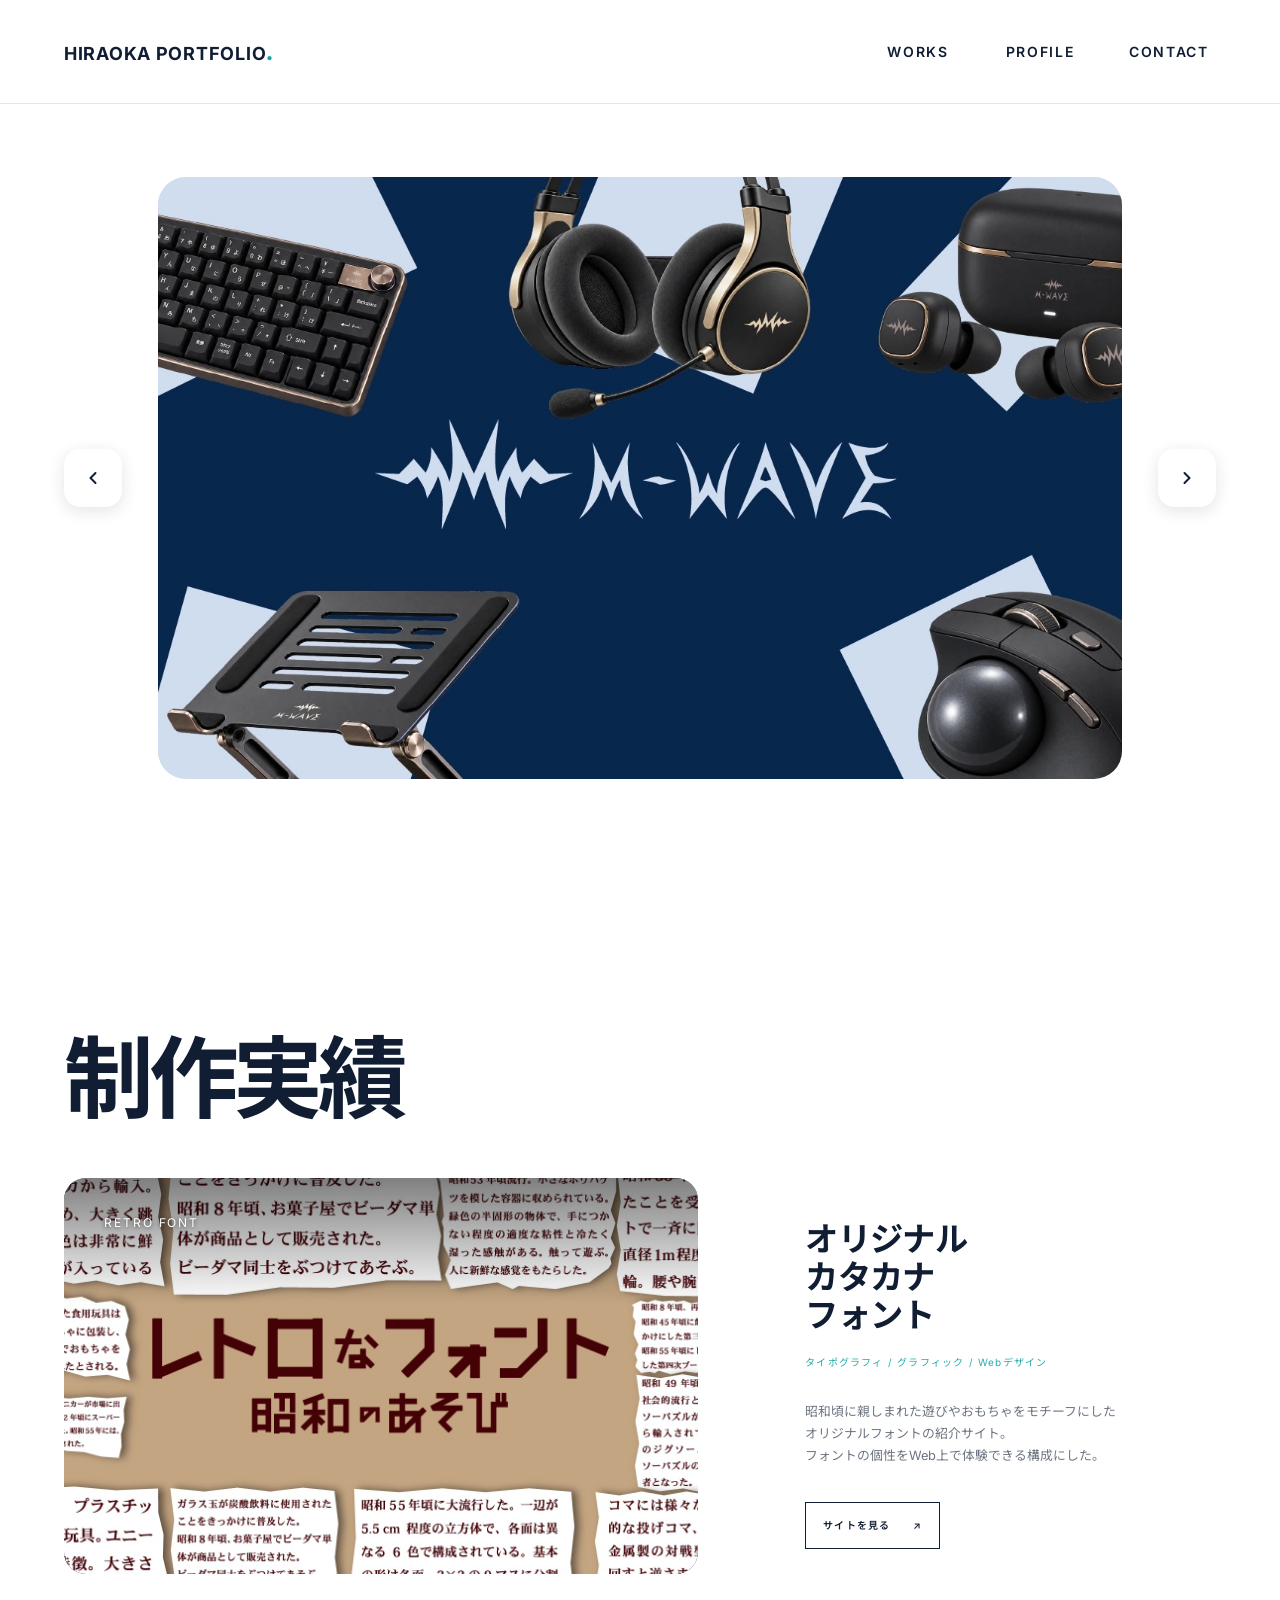
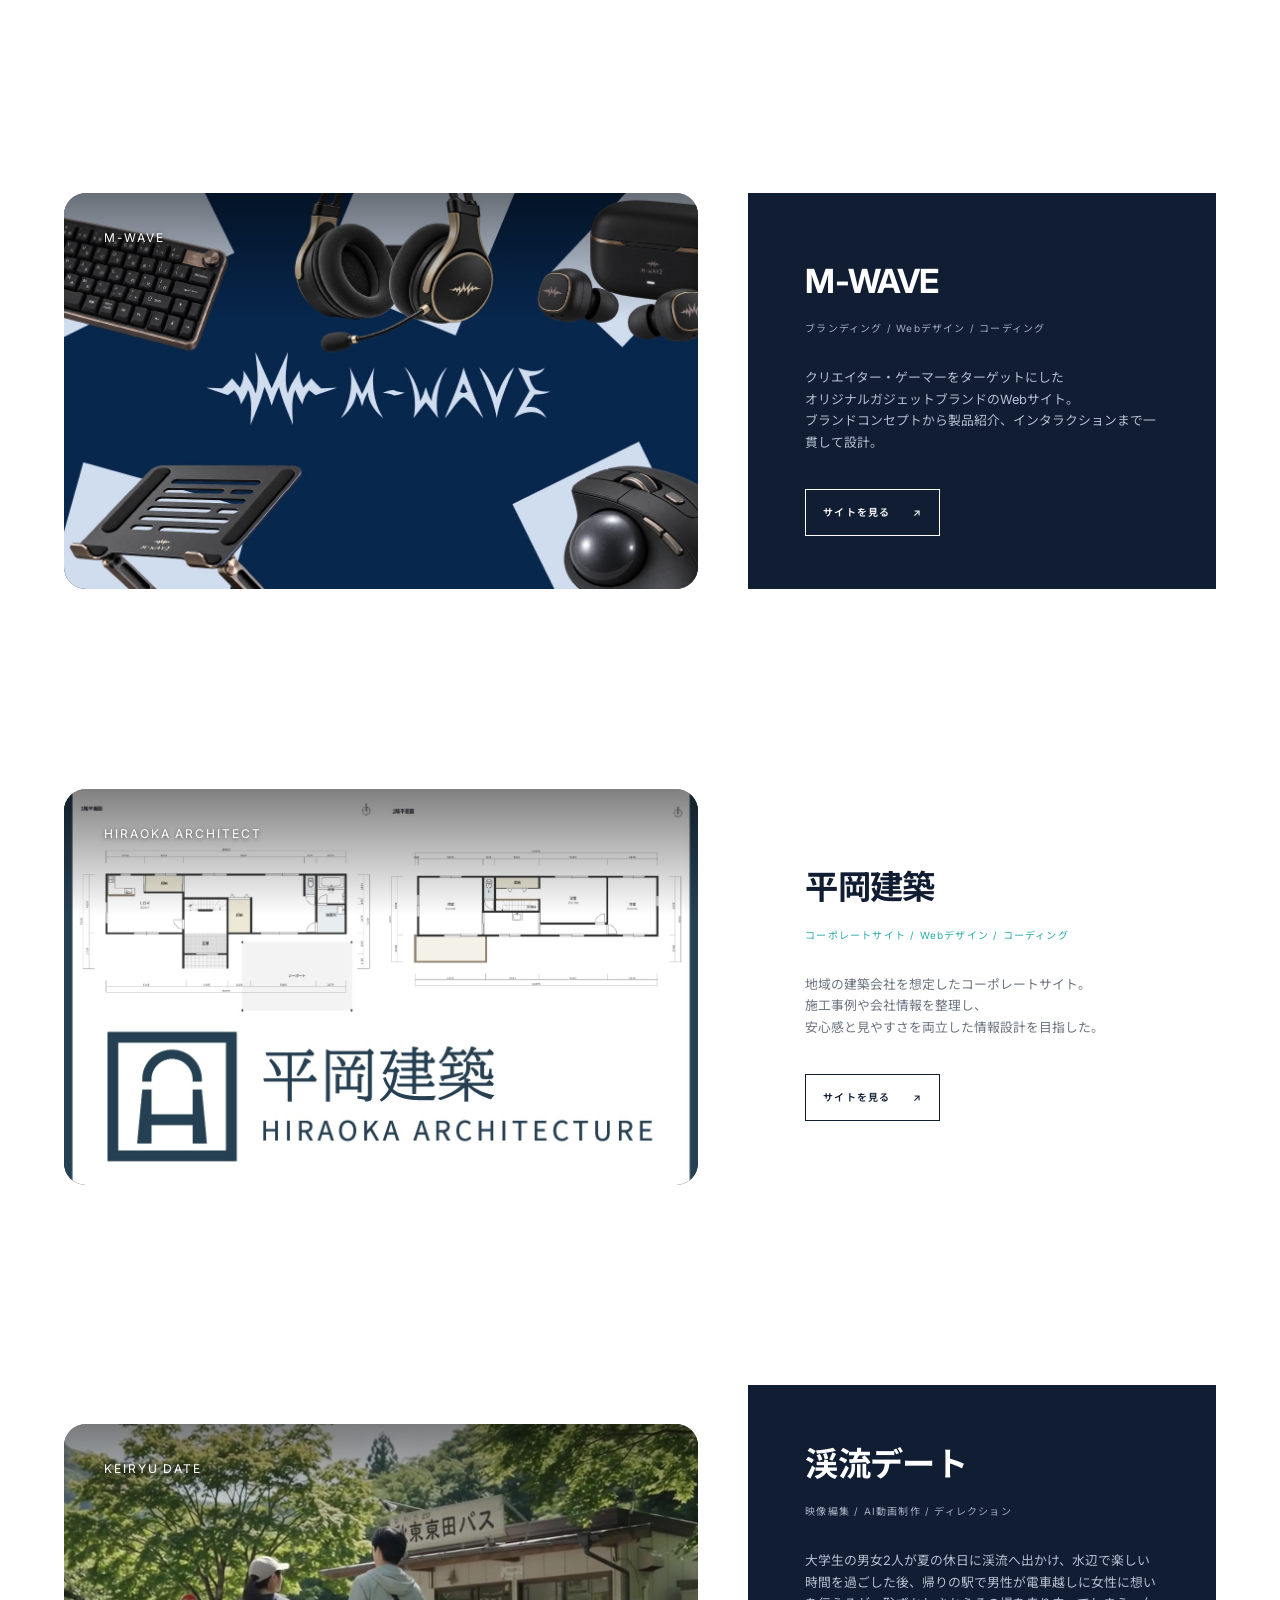
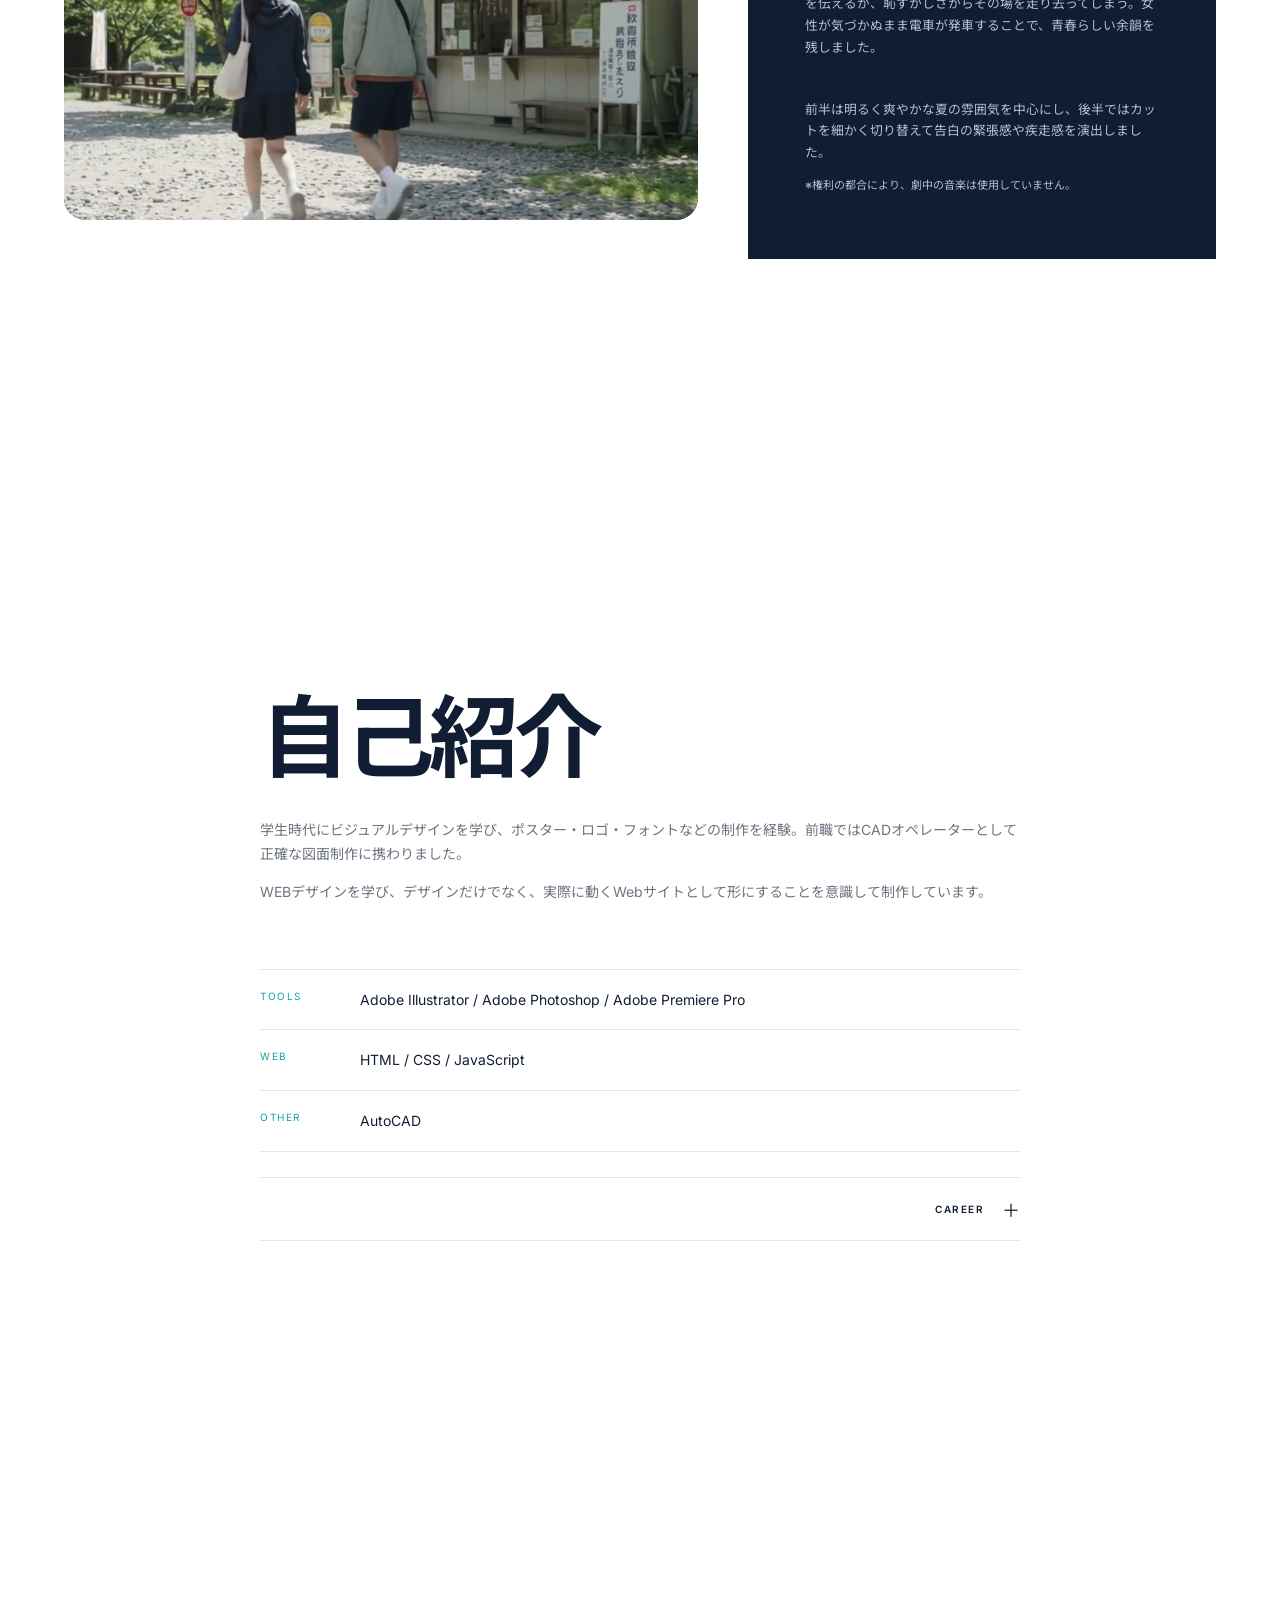
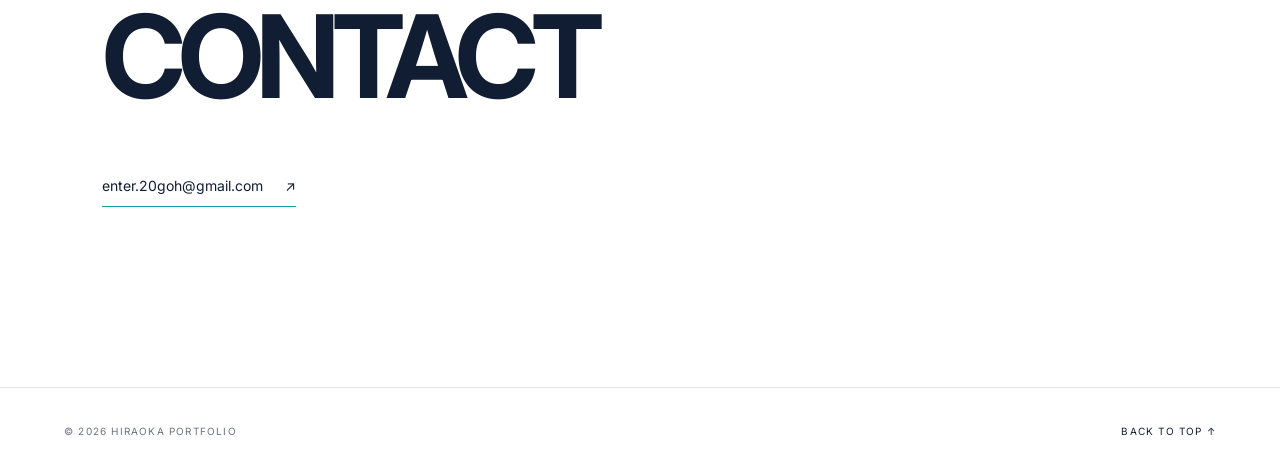
<file: index.html>
<!doctype html>
<html lang="ja">
<head>
  <meta charset="utf-8">
  <meta name="viewport" content="width=device-width, initial-scale=1.0">
  <meta name="description" content="Web Designer Portfolio">
  <title>HIRAOKA PORTFOLIO — Web / Design</title>
  <link rel="preconnect" href="https://fonts.googleapis.com">
  <link rel="preconnect" href="https://fonts.gstatic.com" crossorigin>
  <link href="https://fonts.googleapis.com/css2?family=Inter:wght@400;500;600;700&family=Noto+Sans+JP:wght@400;500;700&display=swap" rel="stylesheet">
  <link rel="stylesheet" href="assets/css/style.css">
</head>
<body>
  <header class="header">
    <a class="logo" href="#">HIRAOKA PORTFOLIO<span>.</span></a>
    <nav class="site-nav" aria-label="メインナビゲーション">
      <a href="#works"><span class="nav-en">WORKS</span><span class="nav-ja">制作実績</span></a>
      <a href="#about"><span class="nav-en">PROFILE</span><span class="nav-ja">自己紹介</span></a>
      <a href="#contact"><span class="nav-en">CONTACT</span><span class="nav-ja">お問い合わせ</span></a>
    </nav>
    <button class="menu" aria-label="メニューを開く" aria-expanded="false" aria-controls="mobileNav"><span></span><span></span></button>
  </header>

  <div class="mobile-nav" id="mobileNav">
    <a href="#works">WORKS<span>制作実績</span></a>
    <a href="#about">PROFILE<span>自己紹介</span></a>
    <a href="#contact">CONTACT<span>お問い合わせ</span></a>
  </div>

  <main>
    <section class="hero">
      <div class="hero-carousel">
        <button type="button" class="hero-nav hero-prev" aria-label="前のスライド"><svg width="20" height="20" viewBox="0 0 24 24" fill="none" stroke="currentColor" stroke-width="2.4" stroke-linecap="round" stroke-linejoin="round"><polyline points="15 18 9 12 15 6"></polyline></svg></button>
        <div class="hero-stage" aria-label="制作実績プレビュー">
          <a class="hero-slide slide-active" href="sites/retronafont/index.html" target="_blank" rel="noopener" aria-label="オリジナルカタカナフォント制作実績を見る">
            <div class="hero-slide-art">
              <div class="hero-shot hero-shot-font"></div>
              <span class="hero-caption">オリジナルフォント紹介サイト</span>
              <span class="hero-view">サイトを見る <span>↗</span></span>
            </div>
          </a>
          <a class="hero-slide" href="sites/m-wave/index.html" target="_blank" rel="noopener" aria-label="M-WAVE制作実績を見る">
            <div class="hero-slide-art">
              <div class="hero-shot hero-shot-mwave"></div>
              <span class="hero-caption">ガジェットブランドサイト</span>
              <span class="hero-view">サイトを見る <span>↗</span></span>
            </div>
          </a>
          <a class="hero-slide" href="sites/hiraoka/index.html" target="_blank" rel="noopener" aria-label="平岡建築制作実績を見る">
            <div class="hero-slide-art">
              <div class="hero-shot hero-shot-house"></div>
              <span class="hero-caption">建築会社コーポレートサイト</span>
              <span class="hero-view">サイトを見る <span>↗</span></span>
            </div>
          </a>

        </div>
        <button type="button" class="hero-nav hero-next" aria-label="次のスライド"><svg width="20" height="20" viewBox="0 0 24 24" fill="none" stroke="currentColor" stroke-width="2.4" stroke-linecap="round" stroke-linejoin="round"><polyline points="9 18 15 12 9 6"></polyline></svg></button>
      </div>
    </section>

    <section id="works" class="works">
      <div class="section-head">
        
        <h2>制作実績</h2>
      </div>

      <article class="work">
        <a class="work-visual" href="sites/retronafont/index.html" target="_blank" rel="noopener" aria-label="オリジナルカタカナフォント制作実績を見る">
          <div class="work-shot work-shot-font"></div>
          <div class="visual-label">RETRO FONT</div>
          <span class="work-view">サイトを見る <span>↗</span></span>
        </a>
        <div class="work-info">
          <h3>オリジナル<br>カタカナ<br>フォント</h3>
          <p class="category">タイポグラフィ / グラフィック / Webデザイン</p>
          <p class="description">昭和頃に親しまれた遊びやおもちゃをモチーフにした<br>オリジナルフォントの紹介サイト。<br>フォントの個性をWeb上で体験できる構成にした。</p>
          <div class="buttons">
            <a class="outline" href="sites/retronafont/index.html" target="_blank" rel="noopener">サイトを見る <span>↗</span></a>
          </div>
        </div>
      </article>

      <article class="work work-dark">
        <a class="work-visual" href="sites/m-wave/index.html" target="_blank" rel="noopener" aria-label="M-WAVE制作実績を見る">
          <div class="work-shot work-shot-mwave"></div>
          <div class="visual-label">M-WAVE</div>
          <span class="work-view">サイトを見る <span>↗</span></span>
        </a>
        <div class="work-info">
          <h3>M-WAVE</h3>
          <p class="category">ブランディング / Webデザイン / コーディング</p>
          <p class="description">クリエイター・ゲーマーをターゲットにした<br>オリジナルガジェットブランドのWebサイト。<br>ブランドコンセプトから製品紹介、インタラクションまで一貫して設計。</p>
          <div class="buttons">
            <a class="outline" href="sites/m-wave/index.html" target="_blank" rel="noopener">サイトを見る <span>↗</span></a>
          </div>
        </div>
      </article>

      <article class="work">
        <a class="work-visual" href="sites/hiraoka/index.html" target="_blank" rel="noopener" aria-label="平岡建築制作実績を見る">
          <div class="work-shot work-shot-house"></div>
          <div class="visual-label">HIRAOKA ARCHITECT</div>
          <span class="work-view">サイトを見る <span>↗</span></span>
        </a>
        <div class="work-info">
          <h3>平岡建築</h3>
          <p class="category">コーポレートサイト / Webデザイン / コーディング</p>
          <p class="description">地域の建築会社を想定したコーポレートサイト。<br>施工事例や会社情報を整理し、<br>安心感と見やすさを両立した情報設計を目指した。</p>
          <div class="buttons">
            <a class="outline" href="sites/hiraoka/index.html" target="_blank" rel="noopener">サイトを見る <span>↗</span></a>
          </div>
        </div>
      </article>

      <article class="work work-dark">
        <button type="button" class="work-visual" data-video-trigger aria-label="「渓流デート」の動画を見る">
          <div class="work-shot work-shot-keiryu"></div>
          <div class="visual-label">KEIRYU DATE</div>
          <span class="work-view">動画を見る <span>▶</span></span>
        </button>
        <div class="work-info">
          <h3>渓流デート</h3>
          <p class="category">映像編集 / AI動画制作 / ディレクション</p>
          <p class="description">大学生の男女2人が夏の休日に渓流へ出かけ、水辺で楽しい時間を過ごした後、帰りの駅で男性が電車越しに女性に想いを伝えるが、恥ずかしさからその場を走り去ってしまう。女性が気づかぬまま電車が発車することで、青春らしい余韻を残しました。</p>
          <p class="description">前半は明るく爽やかな夏の雰囲気を中心にし、後半ではカットを細かく切り替えて告白の緊張感や疾走感を演出しました。</p>
          <p class="video-note">※権利の都合により、劇中の音楽は使用していません。</p>
        </div>
      </article>
    </section>

    <div class="video-modal" id="videoModal" aria-hidden="true">
      <div class="video-modal-backdrop" data-modal-close></div>
      <div class="video-modal-inner">
        <button type="button" class="video-modal-close" aria-label="閉じる" data-modal-close>
          <svg width="18" height="18" viewBox="0 0 24 24" fill="none" stroke="currentColor" stroke-width="2.4" stroke-linecap="round" stroke-linejoin="round"><line x1="6" y1="6" x2="18" y2="18"></line><line x1="18" y1="6" x2="6" y2="18"></line></svg>
        </button>
        <div class="video-modal-frame">
          <video id="modalVideo" controls playsinline poster="assets/video/keiryudate_poster.jpg">
            <source src="assets/video/keiryudate.mp4" type="video/mp4">
          </video>
        </div>
      </div>
    </div>

    <section id="about" class="about">
      <div class="about-inner">
        <div class="section-head">
          <h2>自己紹介</h2>
        </div>
        <div class="about-text">
          <p>学生時代にビジュアルデザインを学び、ポスター・ロゴ・フォントなどの制作を経験。前職ではCADオペレーターとして正確な図面制作に携わりました。</p>
          <p>WEBデザインを学び、デザインだけでなく、実際に動くWebサイトとして形にすることを意識して制作しています。</p>
          <dl>
            <div><dt>TOOLS</dt><dd>Adobe Illustrator / Adobe Photoshop / Adobe Premiere Pro</dd></div>
            <div><dt>WEB</dt><dd>HTML / CSS / JavaScript</dd></div>
            <div><dt>OTHER</dt><dd>AutoCAD</dd></div>
          </dl>

          <button type="button" class="career-toggle" aria-expanded="false" aria-controls="career">
            <span>CAREER</span><span class="career-toggle-icon">＋</span>
          </button>

          <div class="career" id="career" hidden>
            <div class="career-item">
              <span class="career-year">2018 — 2022</span>
              <div>
                <h3>大学</h3>
                <p>大学でビジュアルデザインを学び、ポスター・グラフィック・写真編集・動画制作・フォント制作などに取り組みました。</p>
              </div>
            </div>
            <div class="career-item">
              <span class="career-year">2022 — 2025</span>
              <div>
                <h3>CADオペレーター</h3>
                <p>建築関連の図面をもとに、AutoCADを使用した工場加工図・符号図の作図を担当。正確な作図と情報整理、関係者への確認を大切にして業務に取り組みました。</p>
              </div>
            </div>
            <div class="career-item">
              <span class="career-year">2025 — 2026</span>
              <div>
                <h3>職業訓練</h3>
                <p>Webデザイン、簡単なプログラミング、動画制作などを学びました。</p>
              </div>
            </div>
          </div>
        </div>
      </div>
    </section>

    <section id="contact" class="contact">
      <h2>CONTACT</h2>
      <a class="contact-link" href="mailto:enter.20goh@gmail.com">enter.20goh@gmail.com <span>↗</span></a>
    </section>
  </main>

  <footer>
    <span>© 2026 HIRAOKA PORTFOLIO</span>
    <a href="#">BACK TO TOP ↑</a>
  </footer>
  <script src="assets/js/main.js"></script>
</body>
</html>
</file>
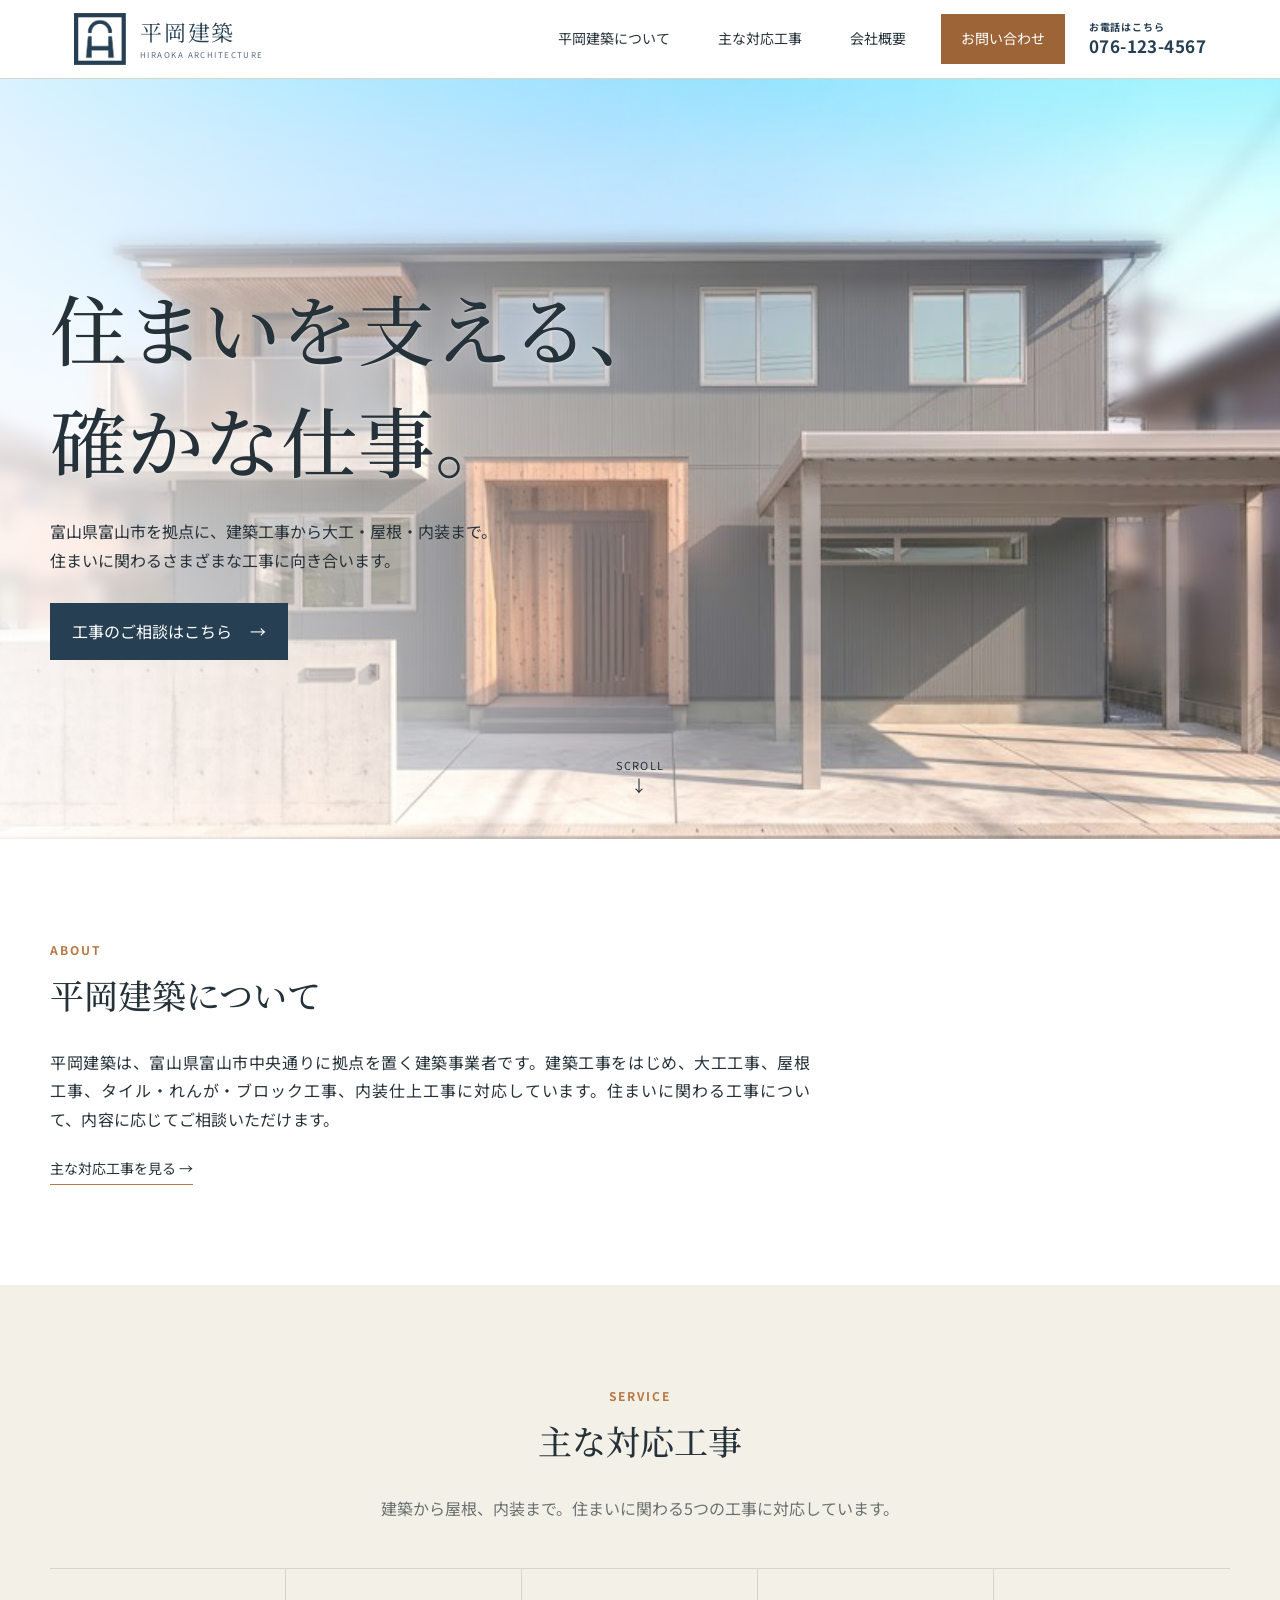
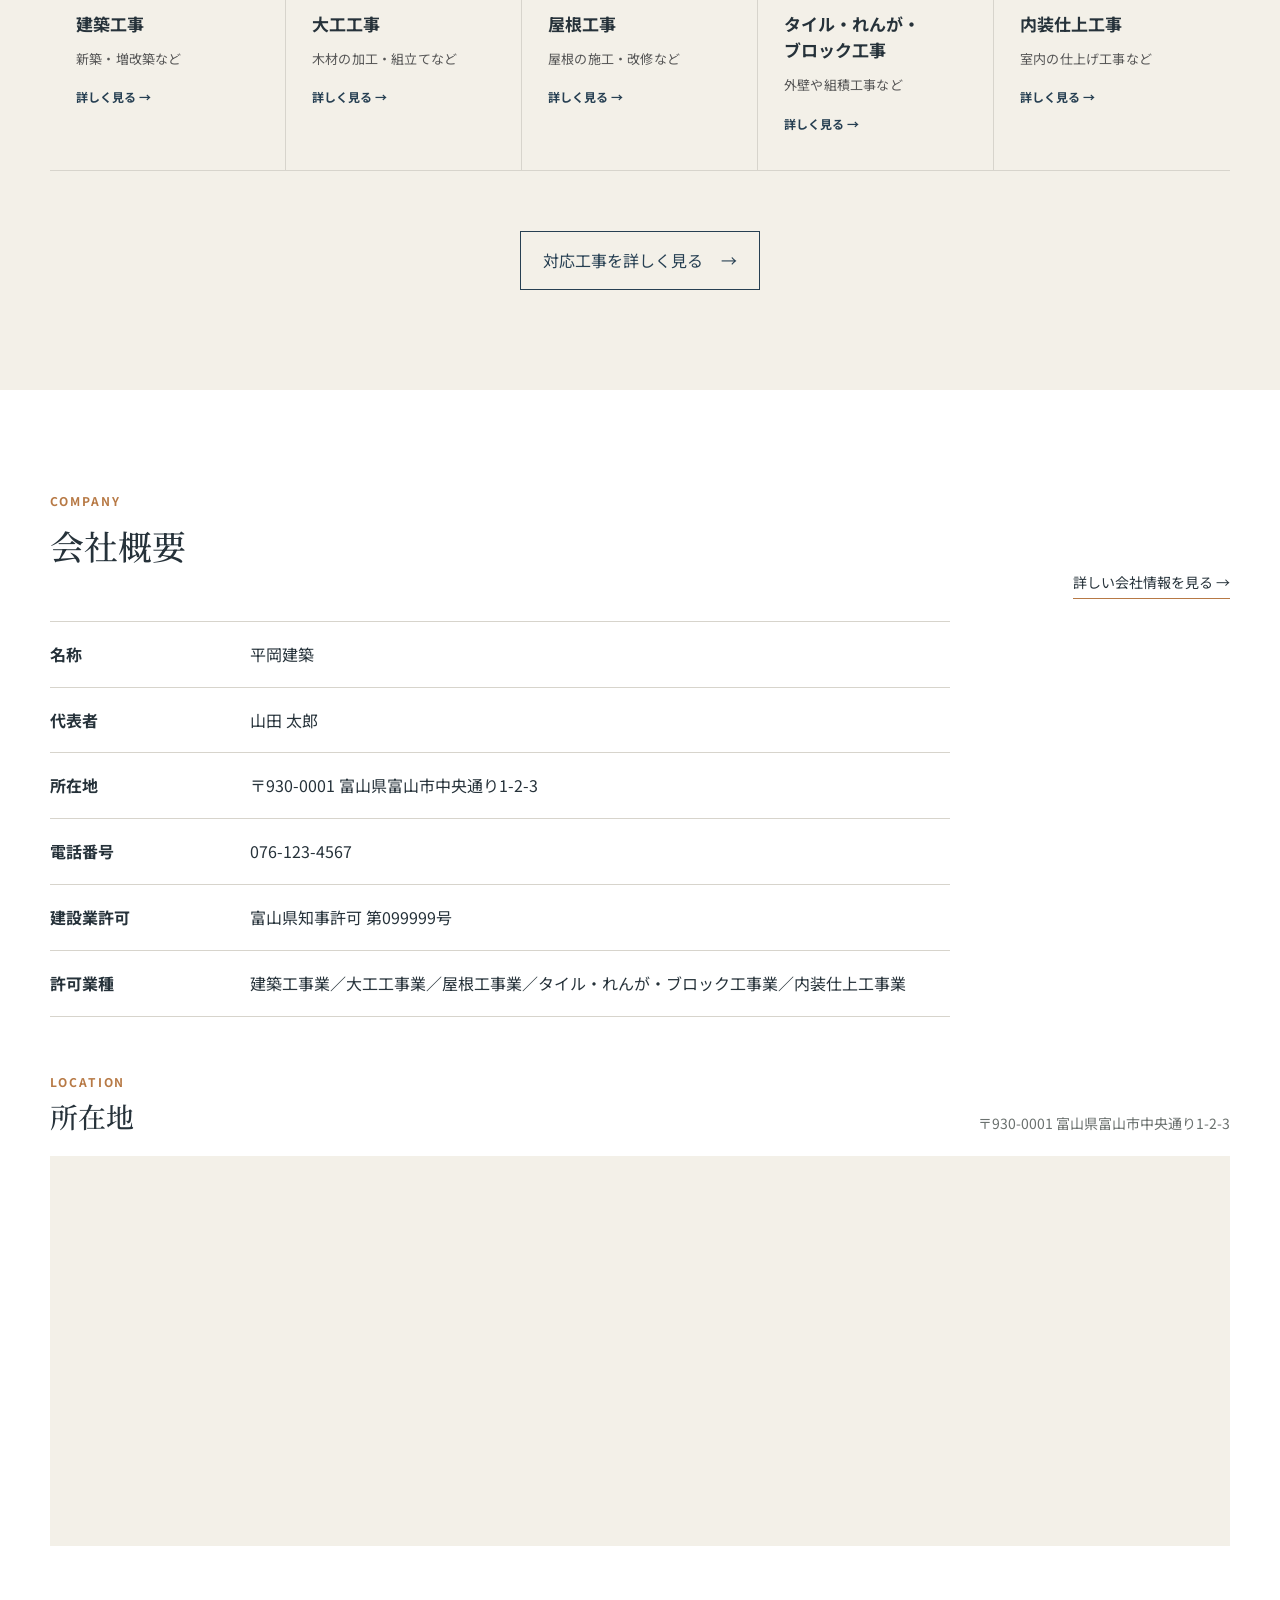
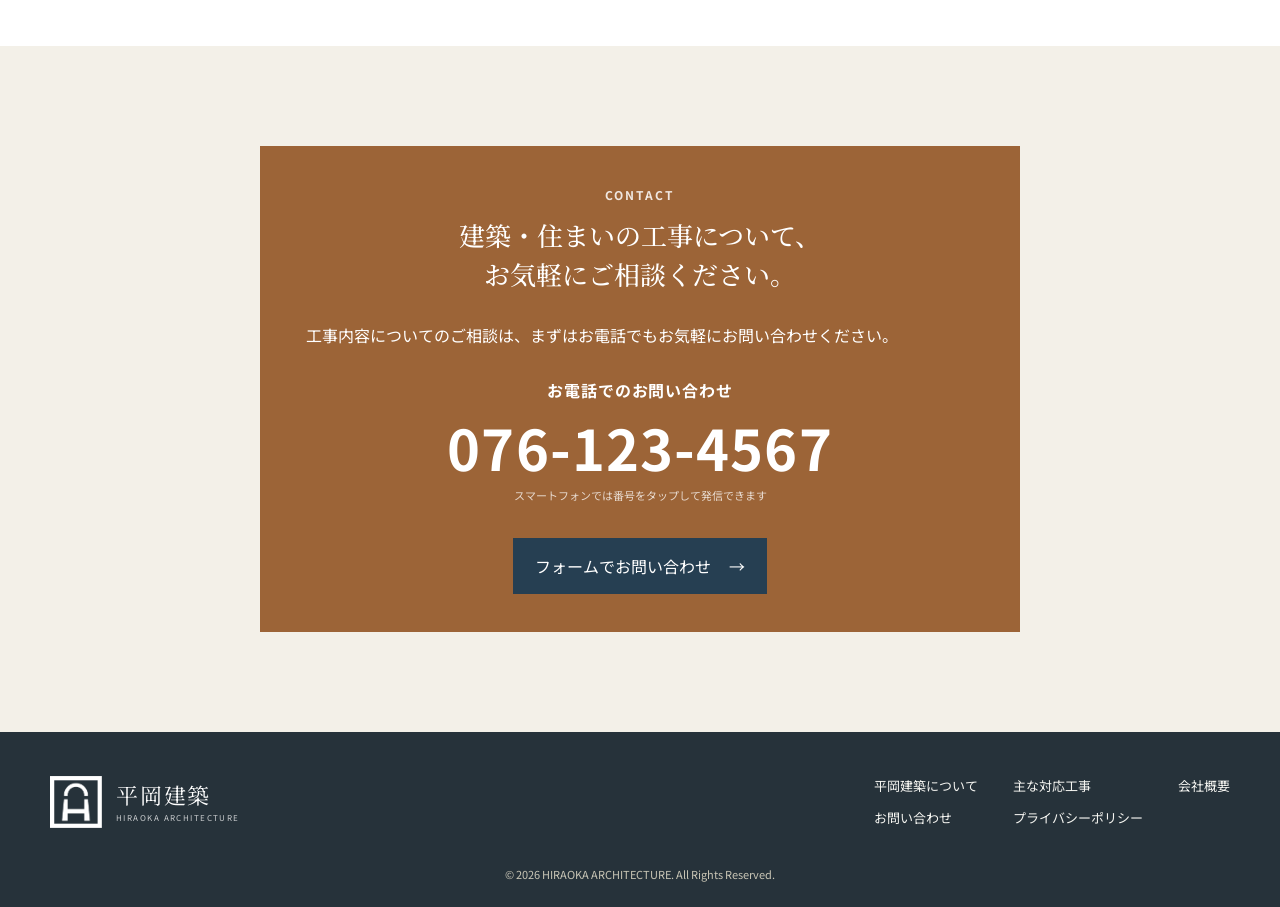
<file: sites/hiraoka/index.html>
<!DOCTYPE html>
<html lang="ja">
<head>
  <meta charset="UTF-8">
  <meta name="viewport" content="width=device-width, initial-scale=1.0">
  <meta name="description" content="平岡建築は、富山県富山市で建築工事、大工工事、屋根工事、タイル・れんが・ブロック工事、内装仕上工事に対応する建築事業者です。">
  <title>平岡建築｜富山県富山市の建築・大工工事</title>
  <link rel="preconnect" href="https://fonts.googleapis.com">
  <link rel="preconnect" href="https://fonts.gstatic.com" crossorigin>
  <link href="https://fonts.googleapis.com/css2?family=Noto+Sans+JP:wght@400;500;700&family=Noto+Serif+JP:wght@500;600&display=swap" rel="stylesheet">
  <link rel="stylesheet" href="css/style.css">
</head>
<body>
  <header class="site-header">
    <div class="header-inner">
      <a class="brand" href="index.html" aria-label="平岡建築 トップページへ">
        <span class="brand-mark" aria-hidden="true"><img src="img/klogo.png" alt=""></span>
        <span class="brand-text"><span class="brand-name">平岡建築</span><small>HIRAOKA ARCHITECTURE</small></span>
      </a>
      <nav class="global-nav" aria-label="メインナビゲーション">
        <a href="#about">平岡建築について</a>
        <div class="nav-dropdown">
          <a class="nav-dropdown-trigger" href="services.html">主な対応工事</a>
          <div class="nav-dropdown-menu">
            <a href="services.html#architecture">建築工事</a>
            <a href="services.html#carpentry">大工工事</a>
            <a href="services.html#roof">屋根工事</a>
            <a href="services.html#tile">タイル・れんが・ブロック工事</a>
            <a href="services.html#interior">内装仕上工事</a>
          </div>
        </div>
        <a href="#company">会社概要</a>
        <a class="nav-contact" href="#contact">お問い合わせ</a>
      </nav>
      <div class="header-actions">
        <a class="header-phone" href="tel:0761234567" aria-label="平岡建築へ電話する"><small>お電話はこちら</small><strong>076-123-4567</strong></a>
        <button class="menu-btn" type="button" aria-label="メニューを開く" aria-expanded="false"><span></span><span></span><span></span></button>
      </div>
    </div>
  </header>

  <main>
    <section class="hero">
      <div class="hero-visual" aria-hidden="true">
        <img class="hero-photo" src="img/hero-house-clean.jpg" alt="">
      </div>
      <div class="hero-copy">
        <h1>住まいを支える、<br>確かな仕事。</h1>
        <p>富山県富山市を拠点に、建築工事から大工・屋根・内装まで。<br>住まいに関わるさまざまな工事に向き合います。</p>
        <a class="btn btn-primary" href="#contact">工事のご相談はこちら <span>→</span></a>
      </div>
      <a class="scroll-guide" href="#about">SCROLL <span>↓</span></a>
    </section>

    <section id="about" class="section reveal">
      <div class="section-inner about-grid about-grid-single">
        <div>
          <p class="section-en">ABOUT</p>
          <h2>平岡建築について</h2>
          <p>平岡建築は、富山県富山市中央通りに拠点を置く建築事業者です。建築工事をはじめ、大工工事、屋根工事、タイル・れんが・ブロック工事、内装仕上工事に対応しています。住まいに関わる工事について、内容に応じてご相談いただけます。</p>
          <a class="text-link" href="services.html">主な対応工事を見る →</a>
        </div>
      </div>
    </section>

    <section id="service" class="section section-soft reveal">
      <div class="section-inner">
        <p class="section-en centered">SERVICE</p>
        <h2 class="centered">主な対応工事</h2>
        <p class="centered service-lead">建築から屋根、内装まで。住まいに関わる5つの工事に対応しています。</p>
        <div class="service-grid service-grid-five service-link-grid">
          <a href="services.html#architecture"><h3>建築工事</h3><p>新築・増改築など</p><span>詳しく見る →</span></a>
          <a href="services.html#carpentry"><h3>大工工事</h3><p>木材の加工・組立てなど</p><span>詳しく見る →</span></a>
          <a href="services.html#roof"><h3>屋根工事</h3><p>屋根の施工・改修など</p><span>詳しく見る →</span></a>
          <a href="services.html#tile"><h3>タイル・れんが・<br>ブロック工事</h3><p>外壁や組積工事など</p><span>詳しく見る →</span></a>
          <a href="services.html#interior"><h3>内装仕上工事</h3><p>室内の仕上げ工事など</p><span>詳しく見る →</span></a>
        </div>
        <div class="center-link"><a class="btn btn-outline" href="services.html">対応工事を詳しく見る <span>→</span></a></div>
      </div>
    </section>

    <section id="company" class="section reveal">
      <div class="section-inner">
        <p class="section-en">COMPANY</p>
        <div class="section-head company-section-head"><div><h2>会社概要</h2></div><a class="text-link" href="company.html">詳しい会社情報を見る →</a></div>
        <dl class="company-table company-table-compact">
          <div><dt>名称</dt><dd>平岡建築</dd></div>
          <div><dt>代表者</dt><dd>山田 太郎</dd></div>
          <div><dt>所在地</dt><dd>〒930-0001 富山県富山市中央通り1-2-3</dd></div>
          <div><dt>電話番号</dt><dd><a href="tel:0761234567">076-123-4567</a></dd></div>
          <div><dt>建設業許可</dt><dd>富山県知事許可 第099999号</dd></div>
          <div><dt>許可業種</dt><dd>建築工事業／大工工事業／屋根工事業／タイル・れんが・ブロック工事業／内装仕上工事業</dd></div>
        </dl>
        <div class="company-location">
          <div class="company-location-head">
            <div><p class="section-en">LOCATION</p><h3>所在地</h3></div>
            <p>〒930-0001 富山県富山市中央通り1-2-3</p>
          </div>
          <div class="map-wrap">
            <iframe src="https://www.google.com/maps?q=%E5%AF%8C%E5%B1%B1%E7%9C%8C%E5%AF%8C%E5%B1%B1%E5%B8%82%E4%B8%AD%E5%A4%AE%E9%80%9A%E3%82%8A1-2-3&amp;output=embed" title="平岡建築 所在地地図" loading="lazy" referrerpolicy="no-referrer-when-downgrade"></iframe>
          </div>
        </div>
      </div>
    </section>

    <section id="contact" class="section section-soft reveal">
      <div class="section-inner contact-panel wide home-contact">
        <p class="section-en centered">CONTACT</p>
        <h2>建築・住まいの工事について、<br>お気軽にご相談ください。</h2>
        <p>工事内容についてのご相談は、まずはお電話でもお気軽にお問い合わせください。</p>
        <div class="phone-priority">
          <span class="phone-label">お電話でのお問い合わせ</span>
          <a class="phone-number" href="tel:0761234567">076-123-4567</a>
          <span class="phone-note">スマートフォンでは番号をタップして発信できます</span>
        </div>
        <a class="btn btn-primary" href="company.html#contact">フォームでお問い合わせ <span>→</span></a>
      </div>
    </section>
  </main>

  <footer class="site-footer">
    <div class="footer-inner">
      <a class="brand footer-brand" href="index.html"><span class="brand-mark" aria-hidden="true"><img src="img/klogo-white.png" alt=""></span><span class="brand-text"><span class="brand-name">平岡建築</span><small>HIRAOKA ARCHITECTURE</small></span></a>
      <div class="footer-links"><a href="#about">平岡建築について</a><a href="services.html">主な対応工事</a><a href="#company">会社概要</a><a href="#contact">お問い合わせ</a><a href="company.html#privacy">プライバシーポリシー</a></div>
    </div>
    <p class="copyright">© 2026 HIRAOKA ARCHITECTURE. All Rights Reserved.</p>
  </footer>
  <button class="page-top" type="button" aria-label="ページ上部へ戻る"><span aria-hidden="true"></span></button>
  <script src="js/script.js"></script>
</body>
</html>
</file>
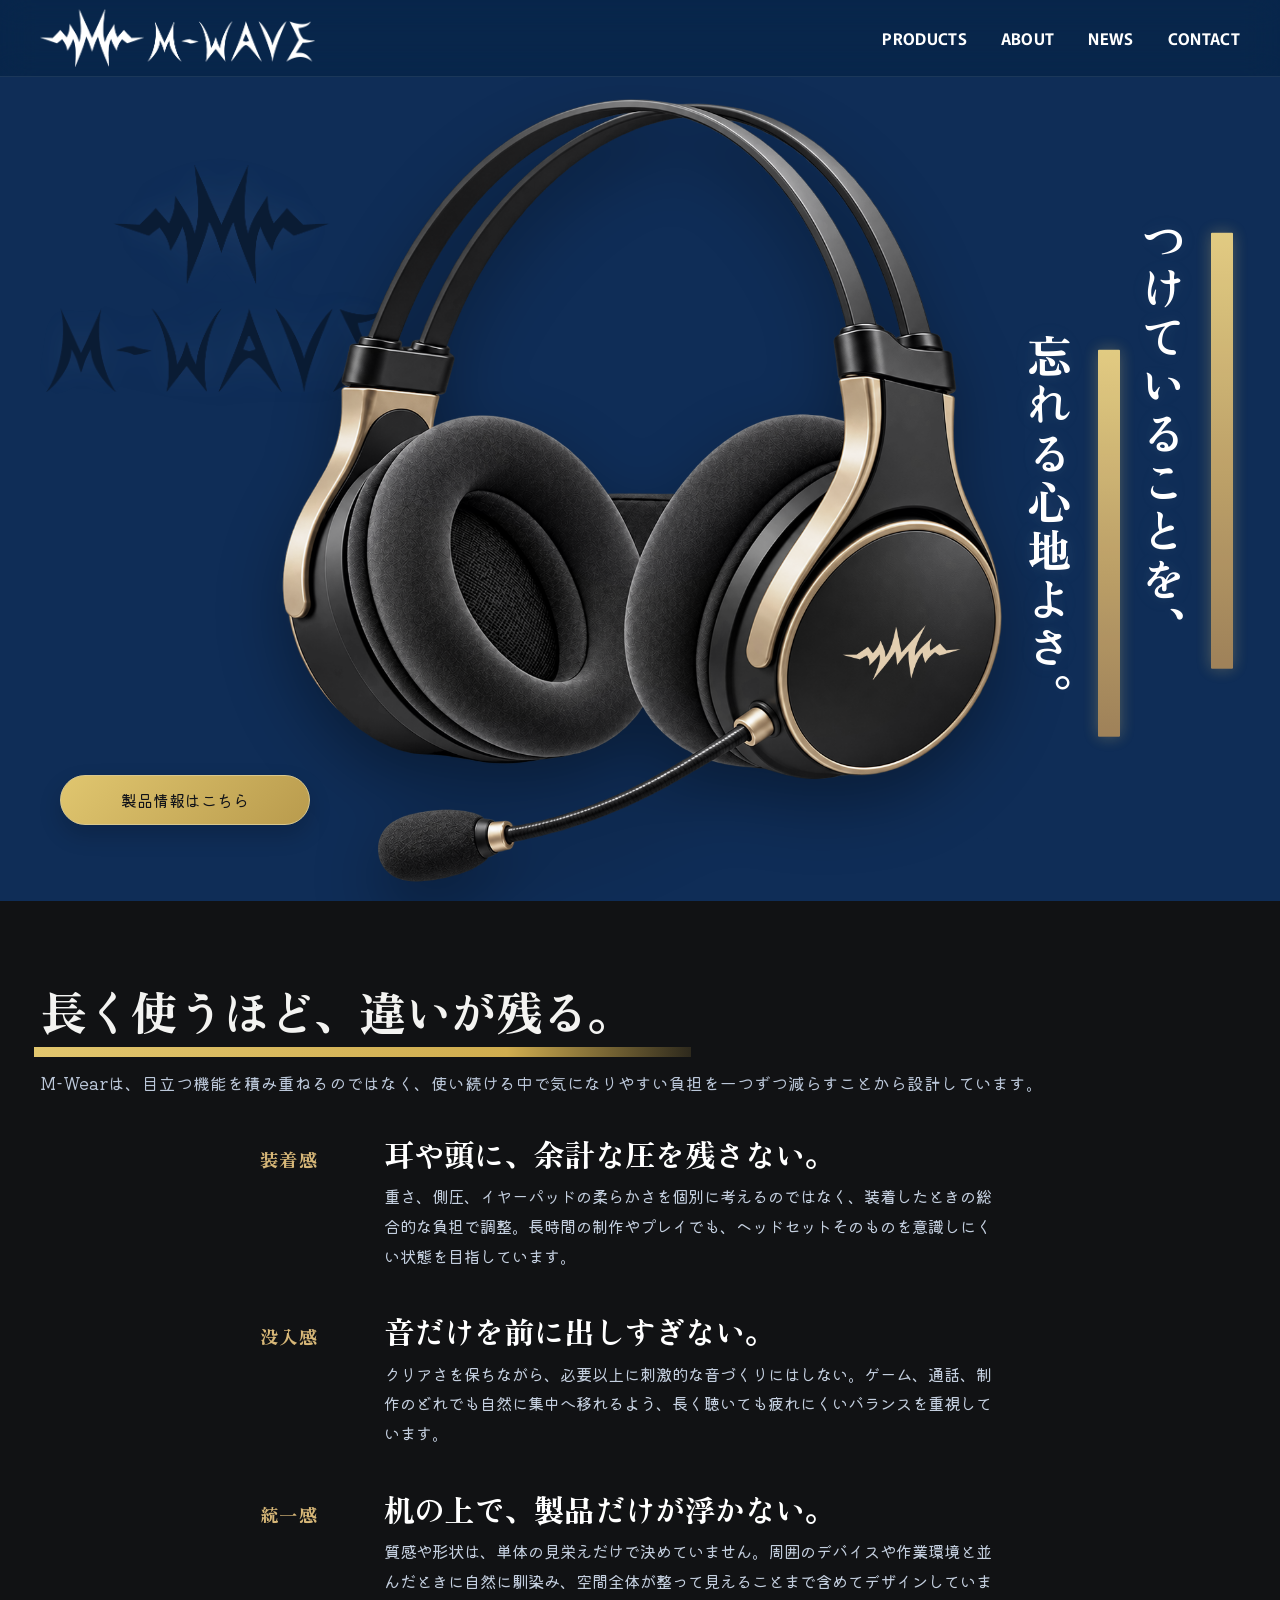
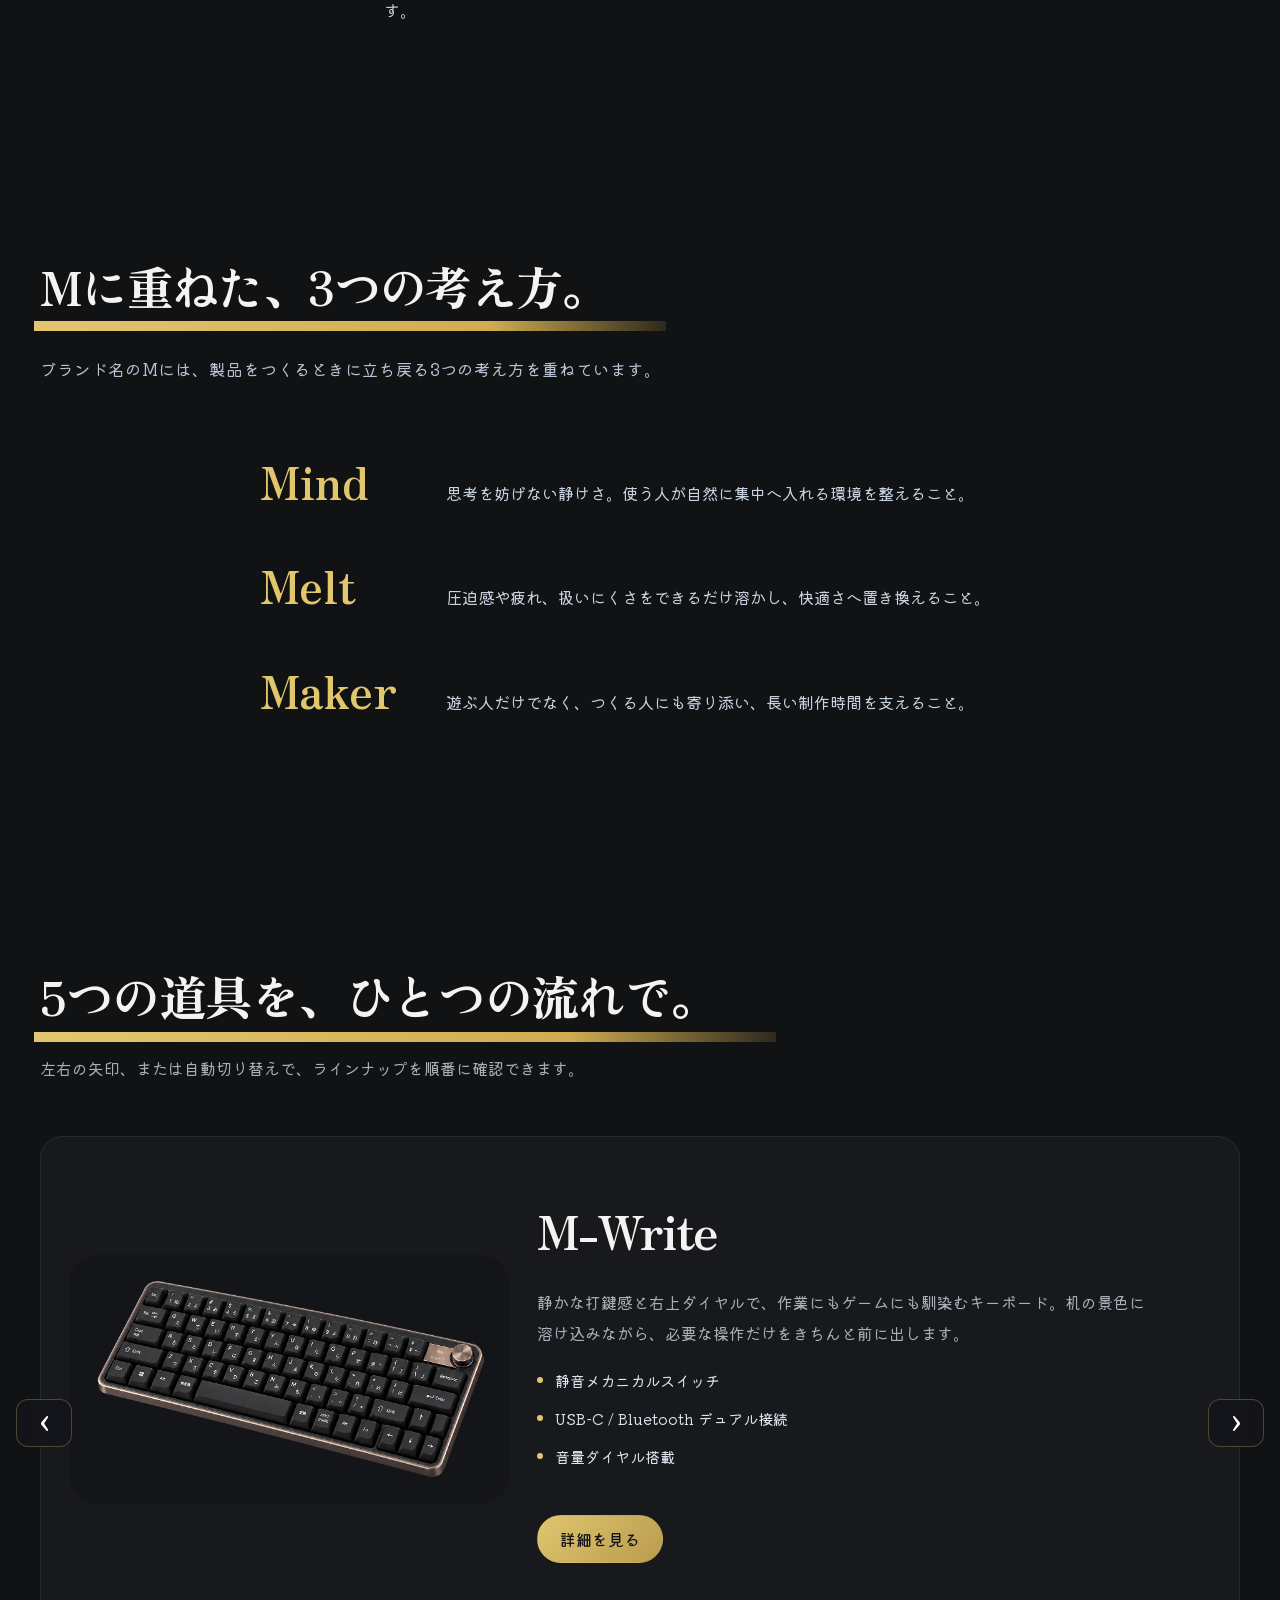
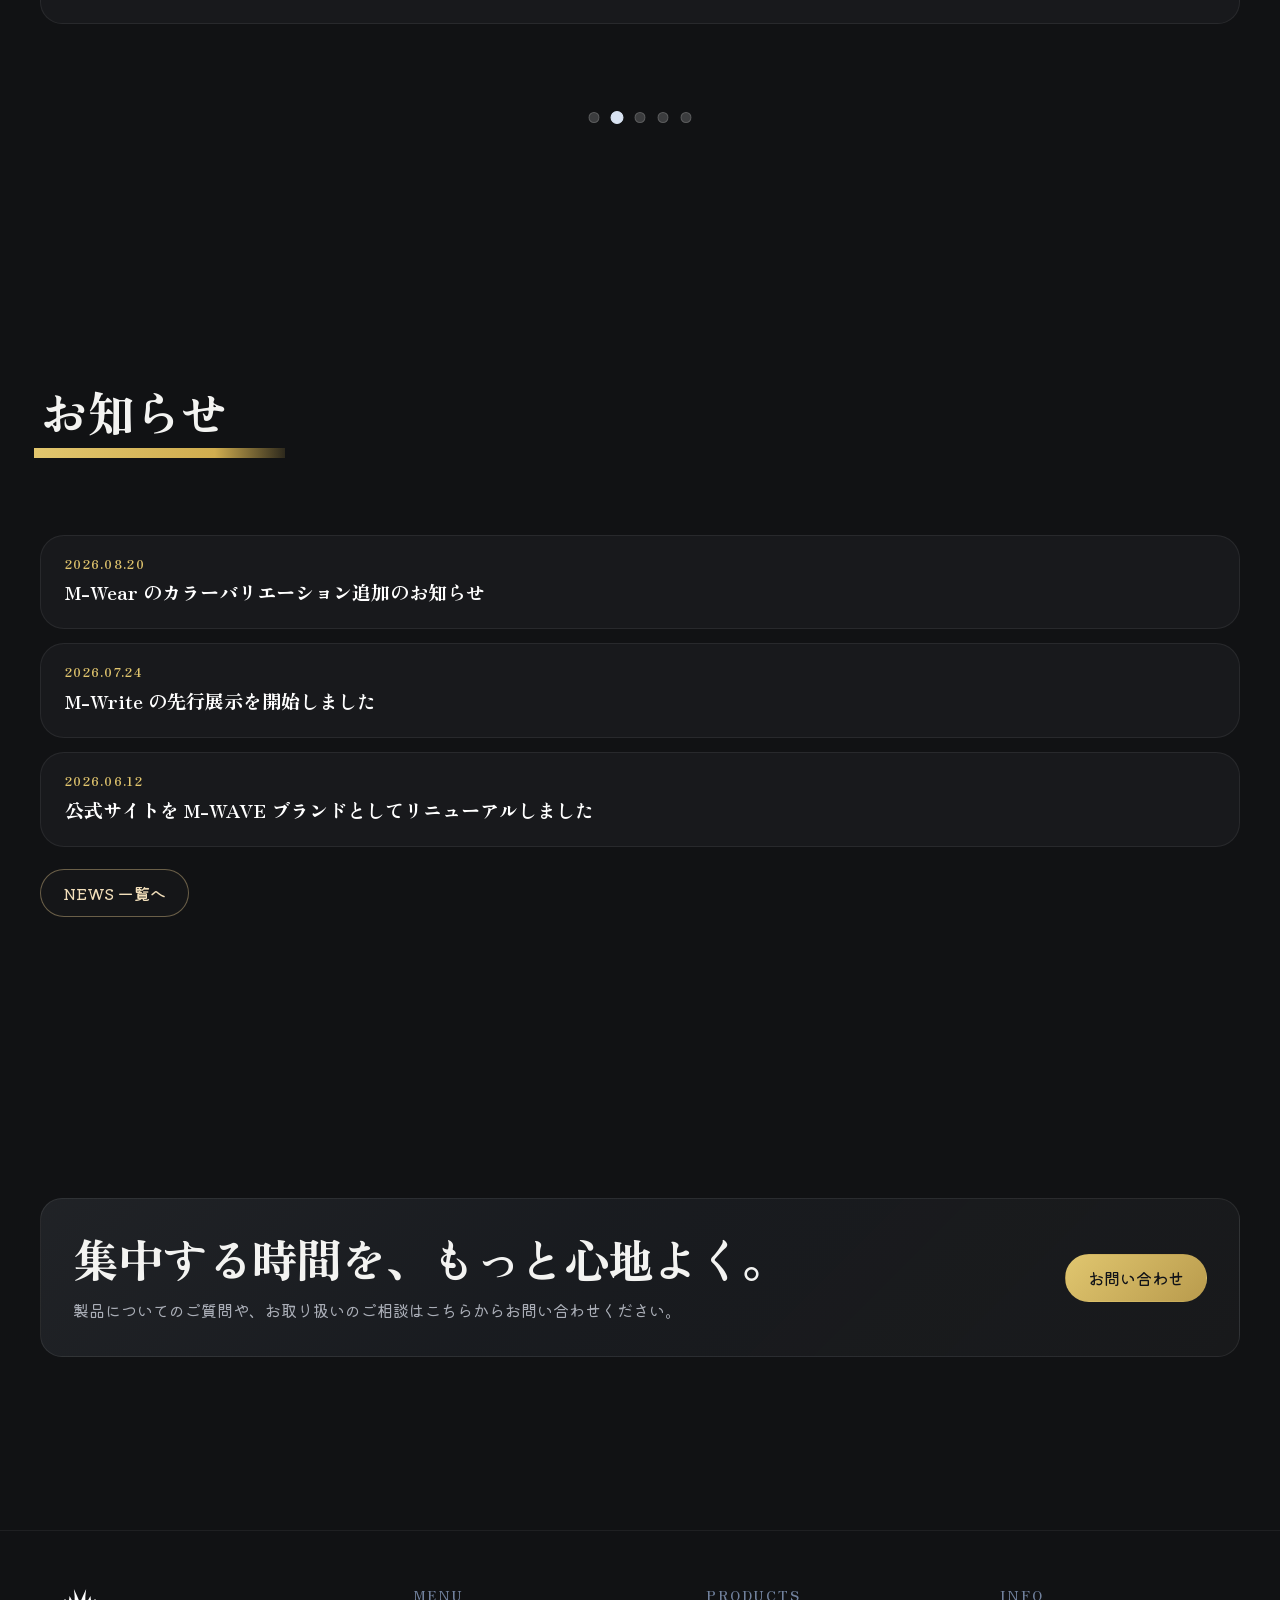
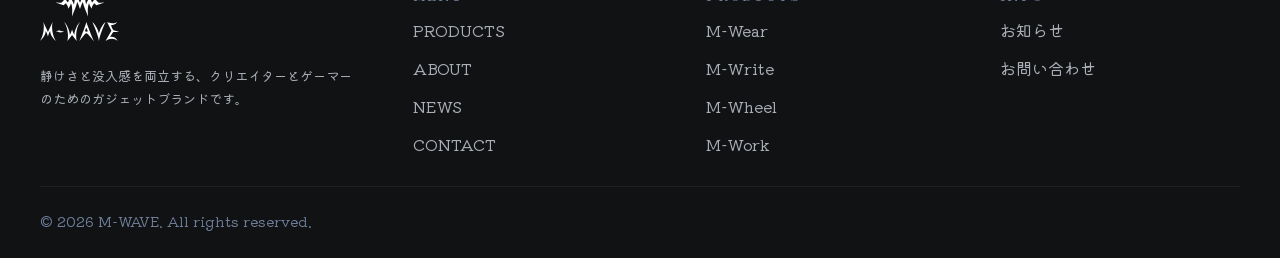
<file: sites/m-wave/index.html>
<!DOCTYPE html>
<html lang="ja">
<head>
<meta charset="UTF-8">
<meta name="viewport" content="width=device-width, initial-scale=1.0">
<title>M-WAVE | 集中する時間を、もっと心地よく。</title>
<meta name="description" content="M-WAVEは、装着していることを忘れるような心地よさを追求する、クリエイターとゲーマーのためのガジェットブランドです。">
<link rel="preconnect" href="https://fonts.googleapis.com">
<link rel="preconnect" href="https://fonts.gstatic.com" crossorigin>
<link href="https://fonts.googleapis.com/css2?family=Murecho:wght@400;500;700;800&family=Noto+Sans+JP:wght@400;500;700&family=Kiwi+Maru&family=Zen+Antique+Soft&display=swap" rel="stylesheet">
<link rel="stylesheet" href="css/style.css">
</head>
<body>
<div class="site-loader" id="site-loader" aria-hidden="true">
  <div class="loader-inner">
    <div class="loader-logo" aria-label="M-WAVE">
      <svg class="loader-logo-track" viewBox="0 0 116.79 64.9" xmlns="http://www.w3.org/2000/svg">
        <path d="M102.68,32.35c-3.85-3.82-5.62-5.5-8.67-8.98-3.08,3.64-4.53,5.27-7.13,8.34-2.58-5.6-3.26-7.94-3.35-15.13-6.89,10.98-8.52,13.28-10.64,20.61-3.78-11.81-1.05-25.24,0-37.19-4.88,10.77-9.62,21.61-14.5,32.38-4.88-10.77-9.63-21.6-14.5-32.38,1.06,11.95,3.79,25.38,0,37.19-2.12-7.33-3.75-9.62-10.64-20.61-.09,7.19-.77,9.53-3.35,15.13-2.6-3.07-4.05-4.69-7.13-8.34-3.05,3.48-4.82,5.16-8.67,8.98-5.13-.21-7.92-.33-14.12-.6,8.69,3.06,12.45,4.3,19,6.59,2.49-1.95,3.67-2.86,5.9-4.59,3.42,4.98,4.76,7.07,5.84,12.84,3.7-6.32,4.75-8.62,6.45-13.17,4.18,9.2,2.47,22.03,2.24,31.48,4.34-11.19,9.55-22.49,12.37-34.21,2.87,5.79,3.44,7.57,6.58,16.91,3.16-9.34,3.73-11.12,6.62-16.91,2.83,11.73,8.03,23.02,12.37,34.21-.23-9.46-1.94-22.28,2.24-31.48,1.7,4.55,2.75,6.84,6.45,13.17,1.08-5.77,2.42-7.85,5.84-12.84,2.23,1.73,3.42,2.64,5.91,4.59,6.54-2.29,10.3-3.53,19-6.59-6.2.27-8.99.38-14.12.6Z"/>
      </svg>
      <svg class="loader-logo-fill" viewBox="0 0 116.79 64.9" xmlns="http://www.w3.org/2000/svg">
        <defs>
          <linearGradient id="loaderGrad" x1="0" y1="0" x2="1" y2="0">
            <stop offset="0%" stop-color="#ffffff"/>
            <stop offset="50%" stop-color="#c7d6ee"/>
            <stop offset="100%" stop-color="#7b8fb0"/>
          </linearGradient>
        </defs>
        <path fill="url(#loaderGrad)" d="M102.68,32.35c-3.85-3.82-5.62-5.5-8.67-8.98-3.08,3.64-4.53,5.27-7.13,8.34-2.58-5.6-3.26-7.94-3.35-15.13-6.89,10.98-8.52,13.28-10.64,20.61-3.78-11.81-1.05-25.24,0-37.19-4.88,10.77-9.62,21.61-14.5,32.38-4.88-10.77-9.63-21.6-14.5-32.38,1.06,11.95,3.79,25.38,0,37.19-2.12-7.33-3.75-9.62-10.64-20.61-.09,7.19-.77,9.53-3.35,15.13-2.6-3.07-4.05-4.69-7.13-8.34-3.05,3.48-4.82,5.16-8.67,8.98-5.13-.21-7.92-.33-14.12-.6,8.69,3.06,12.45,4.3,19,6.59,2.49-1.95,3.67-2.86,5.9-4.59,3.42,4.98,4.76,7.07,5.84,12.84,3.7-6.32,4.75-8.62,6.45-13.17,4.18,9.2,2.47,22.03,2.24,31.48,4.34-11.19,9.55-22.49,12.37-34.21,2.87,5.79,3.44,7.57,6.58,16.91,3.16-9.34,3.73-11.12,6.62-16.91,2.83,11.73,8.03,23.02,12.37,34.21-.23-9.46-1.94-22.28,2.24-31.48,1.7,4.55,2.75,6.84,6.45,13.17,1.08-5.77,2.42-7.85,5.84-12.84,2.23,1.73,3.42,2.64,5.91,4.59,6.54-2.29,10.3-3.53,19-6.59-6.2.27-8.99.38-14.12.6Z"/>
      </svg>
    </div>
  </div>
</div>

<header class="site-header">
  <div class="container header-inner">
    <a href="index.html" class="logo" aria-label="M-WAVE HOME"><img src="img/header-logo.webp" alt="M-WAVE" class="logo-combined"></a>
    <nav class="main-nav" id="main-nav">
      <ul>
        <li><a href="products.html">PRODUCTS</a></li>
        <li><a href="about.html">ABOUT</a></li>
        <li><a href="news.html">NEWS</a></li>
        <li><a href="contact.html">CONTACT</a></li>
      </ul>
    </nav>
    <button class="menu-toggle" id="menu-toggle" aria-label="メニューを開く" aria-expanded="false" aria-controls="main-nav"><span></span><span></span><span></span></button>
  </div>
</header>
<main>
  <section class="hero hero-product-only" id="hero">
  <div class="hero-opening-flash" aria-hidden="true"></div>
  <div class="hero-sound-rings hero-sound-rings-a" aria-hidden="true"><span></span><span></span><span></span></div>
  <div class="hero-sound-rings hero-sound-rings-b" aria-hidden="true"><span></span><span></span><span></span></div>
  <div class="hero-sound-rings hero-sound-rings-c" aria-hidden="true"><span></span><span></span><span></span></div>

  <div class="hero-brand-mark" aria-hidden="true">
    <img src="img/hero-bg-logo.webp" alt="">
  </div>

  <div class="hero-copy-left" id="hero-copy-left">
    <span class="hero-copy-col hero-copy-col-1">
      <span class="hero-copy-bar" aria-hidden="true"></span>
      <span class="hero-copy-text">つけていることを、</span>
    </span>
    <span class="hero-copy-col hero-copy-col-2">
      <span class="hero-copy-bar" aria-hidden="true"></span>
      <span class="hero-copy-text">忘れる心地よさ。</span>
    </span>
  </div>

  <div class="hero-product" id="hero-product" aria-label="M-Wear">
    <div class="hero-product-silhouette" id="hero-product-silhouette" aria-hidden="true"><img src="img/headset.svg" alt=""></div>
    <div class="hero-product-image"><img src="img/headset.svg" alt="M-Wear" id="hero-product-img"></div>
  </div>
  <a href="products.html#headset" class="hero-product-link">製品情報はこちら</a>
</section>

  <section class="section intro-band">
  <div class="container product-philosophy">
    <div class="product-philosophy-heading reveal">
      <h2 class="section-title">長く使うほど、違いが残る。</h2>
      <p>M-Wearは、目立つ機能を積み重ねるのではなく、使い続ける中で気になりやすい負担を一つずつ減らすことから設計しています。</p>
    </div>
    <div class="product-philosophy-list">
      <article class="product-philosophy-item reveal">
        <div class="product-philosophy-label">装着感</div>
        <div><h3>耳や頭に、余計な圧を残さない。</h3><p>重さ、側圧、イヤーパッドの柔らかさを個別に考えるのではなく、装着したときの総合的な負担で調整。長時間の制作やプレイでも、ヘッドセットそのものを意識しにくい状態を目指しています。</p></div>
      </article>
      <article class="product-philosophy-item reveal reveal-delay-1">
        <div class="product-philosophy-label">没入感</div>
        <div><h3>音だけを前に出しすぎない。</h3><p>クリアさを保ちながら、必要以上に刺激的な音づくりにはしない。ゲーム、通話、制作のどれでも自然に集中へ移れるよう、長く聴いても疲れにくいバランスを重視しています。</p></div>
      </article>
      <article class="product-philosophy-item reveal reveal-delay-2">
        <div class="product-philosophy-label">統一感</div>
        <div><h3>机の上で、製品だけが浮かない。</h3><p>質感や形状は、単体の見栄えだけで決めていません。周囲のデバイスや作業環境と並んだときに自然に馴染み、空間全体が整って見えることまで含めてデザインしています。</p></div>
      </article>
    </div>
  </div>
</section>

  <section class="section home-meaning-section" id="brand-meaning">
  <div class="container home-meaning-editorial">
    <div class="home-meaning-intro reveal">
      <h2 class="section-title">Mに重ねた、3つの考え方。</h2>
      <p>ブランド名のMには、製品をつくるときに立ち戻る3つの考え方を重ねています。</p>
    </div>
    <div class="home-meaning-flow">
      <article class="home-meaning-row reveal"><strong>Mind</strong><p>思考を妨げない静けさ。使う人が自然に集中へ入れる環境を整えること。</p></article>
      <article class="home-meaning-row reveal reveal-delay-1"><strong>Melt</strong><p>圧迫感や疲れ、扱いにくさをできるだけ溶かし、快適さへ置き換えること。</p></article>
      <article class="home-meaning-row reveal reveal-delay-2"><strong>Maker</strong><p>遊ぶ人だけでなく、つくる人にも寄り添い、長い制作時間を支えること。</p></article>
    </div>
  </div>
</section>

  <section class="section home-products-section" data-snap-target=".product-carousel-head" data-snap-top="86">
    <div class="container reveal" id="home-products">
      <div class="section-head product-carousel-head">
        <h2 class="section-title">5つの道具を、ひとつの流れで。</h2>
        <p>左右の矢印、または自動切り替えで、ラインナップを順番に確認できます。</p>
      </div>
      <div class="product-carousel" id="product-carousel" aria-label="製品紹介カルーセル">
        <button class="carousel-arrow carousel-arrow-prev" type="button" aria-label="前の製品" data-carousel-prev>
          <span aria-hidden="true">‹</span>
        </button>
        <button class="carousel-arrow carousel-arrow-next" type="button" aria-label="次の製品" data-carousel-next>
          <span aria-hidden="true">›</span>
        </button>

        <div class="carousel-stage">
          <article class="carousel-slide is-active" data-carousel-slide data-product-key="headset">
            <div class="spotlight carousel-panel">
              <div class="spotlight-media dark-media"><img src="img/headset.svg" alt="M-Wear"></div>
              <div class="spotlight-copy">
                <h2 class="section-title">M-Wear</h2>
                <p>柔らかいイヤーパッド、長時間でも圧迫感を抑えるヘッドバンド、ボイスチャットにも制作にも使えるクリアなマイク。装着していることを忘れるくらいの軽さを目指しました。</p>
                <ul class="feature-inline">
                  <li>低反発イヤーパッド</li>
                  <li>3.5mm・USB-C有線 / Bluetooth 両対応</li>
                  <li>ノイズを抑えた着脱式マイク</li>
                </ul>
                <a href="products.html#headset" class="btn btn-primary">詳細を見る</a>
              </div>
            </div>
          </article>

          <article class="carousel-slide" data-carousel-slide data-product-key="keyboard" aria-hidden="true">
            <div class="spotlight carousel-panel">
              <div class="spotlight-media"><img src="img/keyboard.webp" alt="M-Write"></div>
              <div class="spotlight-copy">
                <h2 class="section-title">M-Write</h2>
                <p>静かな打鍵感と右上ダイヤルで、作業にもゲームにも馴染むキーボード。机の景色に溶け込みながら、必要な操作だけをきちんと前に出します。</p>
                <ul class="feature-inline">
                  <li>静音メカニカルスイッチ</li>
                  <li>USB-C / Bluetooth デュアル接続</li>
                  <li>音量ダイヤル搭載</li>
                </ul>
                <a href="products.html#keyboard" class="btn btn-primary">詳細を見る</a>
              </div>
            </div>
          </article>

          <article class="carousel-slide" data-carousel-slide data-product-key="mouse" aria-hidden="true">
            <div class="spotlight carousel-panel">
              <div class="spotlight-media"><img src="img/mouse.webp" alt="M-Wheel"></div>
              <div class="spotlight-copy">
                <h2 class="section-title">M-Wheel</h2>
                <p>波のようなサイドラインと自然な握り心地で、長く使っても疲れにくいワイヤレスマウス。動きの軽さと落ち着いた見た目を両立しました。</p>
                <ul class="feature-inline">
                  <li>右手用エルゴノミクス設計</li>
                  <li>静音クリック</li>
                  <li>2.4GHz / Bluetooth 切替</li>
                </ul>
                <a href="products.html#mouse" class="btn btn-primary">詳細を見る</a>
              </div>
            </div>
          </article>

          <article class="carousel-slide" data-carousel-slide data-product-key="stand" aria-hidden="true">
            <div class="spotlight carousel-panel">
              <div class="spotlight-media"><img src="img/stand.webp" alt="M-Work"></div>
              <div class="spotlight-copy">
                <h2 class="section-title">M-Work</h2>
                <p>目線と姿勢を整える、昇降機構付きのノートPCスタンド。周囲の道具と質感を揃えながら、毎日の作業を静かに支えるための一台です。</p>
                <ul class="feature-inline">
                  <li>高さ・角度を細かく調整可能</li>
                  <li>放熱スリット搭載</li>
                  <li>折りたたみ可能な据え置き設計</li>
                </ul>
                <a href="products.html#stand" class="btn btn-primary">詳細を見る</a>
              </div>
            </div>
          </article>

          <article class="carousel-slide" data-carousel-slide data-product-key="earbuds" aria-hidden="true">
            <div class="spotlight carousel-panel">
              <div class="spotlight-media dark-media"><img src="img/earphone.webp" alt="M-Whisper"></div>
              <div class="spotlight-copy">
                <h2 class="section-title">M-Whisper</h2>
                <p>耳の中に収まるコンパクトなインナーイヤー型。移動中からデスクワークまで、必要な音だけを自然に残す軽い装着感を目指しました。</p>
                <ul class="feature-inline"><li>軽量インナーイヤー設計</li><li>Bluetooth 6.0 / マルチポイント</li><li>アクティブノイズコントロール</li></ul>
                <a href="products.html#earbuds" class="btn btn-primary">詳細を見る</a>
              </div>
            </div>
          </article>
        </div>

        <div class="carousel-dots" role="tablist" aria-label="製品を選択">
          <button class="carousel-dot is-active" type="button" aria-label="M-Wearを表示" aria-selected="true" data-carousel-dot="0"></button>
          <button class="carousel-dot" type="button" aria-label="M-Writeを表示" aria-selected="false" data-carousel-dot="1"></button>
          <button class="carousel-dot" type="button" aria-label="M-Wheelを表示" aria-selected="false" data-carousel-dot="2"></button>
          <button class="carousel-dot" type="button" aria-label="M-Workを表示" aria-selected="false" data-carousel-dot="3"></button>
          <button class="carousel-dot" type="button" aria-label="M-Whisperを表示" aria-selected="false" data-carousel-dot="4"></button>
        </div>
      </div>
    </div>
  </section>

  <section class="section">
    <div class="container">
      <div class="section-head reveal">
        
        <h2 class="section-title">お知らせ</h2>
      </div>
      <div class="news-list reveal">
        <a class="news-item" href="news.html#news-01"><span>2026.08.20</span><strong>M-Wear のカラーバリエーション追加のお知らせ</strong></a>
        <a class="news-item" href="news.html#news-02"><span>2026.07.24</span><strong>M-Write の先行展示を開始しました</strong></a>
        <a class="news-item" href="news.html#news-03"><span>2026.06.12</span><strong>公式サイトを M-WAVE ブランドとしてリニューアルしました</strong></a>
      </div>
      <div class="section-link reveal"><a href="news.html" class="btn btn-secondary">NEWS 一覧へ</a></div>
    </div>
  </section>

  <section class="section cta-section reveal">
    <div class="container cta-box">
      <div>
        
        <h2 class="section-title">集中する時間を、もっと心地よく。</h2>
        <p>製品についてのご質問や、お取り扱いのご相談はこちらからお問い合わせください。</p>
      </div>
      <a href="contact.html" class="btn btn-primary">お問い合わせ</a>
    </div>
  </section>
</main>

<footer class="site-footer">
  <div class="container footer-grid">
    <div class="footer-brand">
      <a href="index.html" class="logo footer-logo" aria-label="M-WAVE HOME"><img src="img/logoue.svg" alt="M-WAVE" class="logo-combined"></a>
      <p>静けさと没入感を両立する、クリエイターとゲーマーのためのガジェットブランドです。</p>
    </div>
    <div class="footer-col">
      <h4>MENU</h4>
      <ul>
        <li><a href="products.html">PRODUCTS</a></li>
        <li><a href="about.html">ABOUT</a></li>
        <li><a href="news.html">NEWS</a></li>
        <li><a href="contact.html">CONTACT</a></li>
      </ul>
    </div>
    <div class="footer-col">
      <h4>PRODUCTS</h4>
      <ul>
        <li><a href="products.html#headset">M-Wear</a></li>
        <li><a href="products.html#keyboard">M-Write</a></li>
        <li><a href="products.html#mouse">M-Wheel</a></li>
        <li><a href="products.html#stand">M-Work</a></li>
      </ul>
    </div>
    <div class="footer-col">
      <h4>INFO</h4>
      <ul>
        <li><a href="news.html">お知らせ</a></li>
        <li><a href="contact.html">お問い合わせ</a></li>
      </ul>
    </div>
  </div>
  <div class="container footer-bottom">
    <span>&copy; 2026 M-WAVE. All rights reserved.</span>
  </div>
</footer>
<button class="back-to-top" id="back-to-top" aria-label="ページトップへ戻る"><img src="img/top.webp" alt="" class="back-to-top-icon"></button><script src="js/main.js"></script></body></html>
</file>
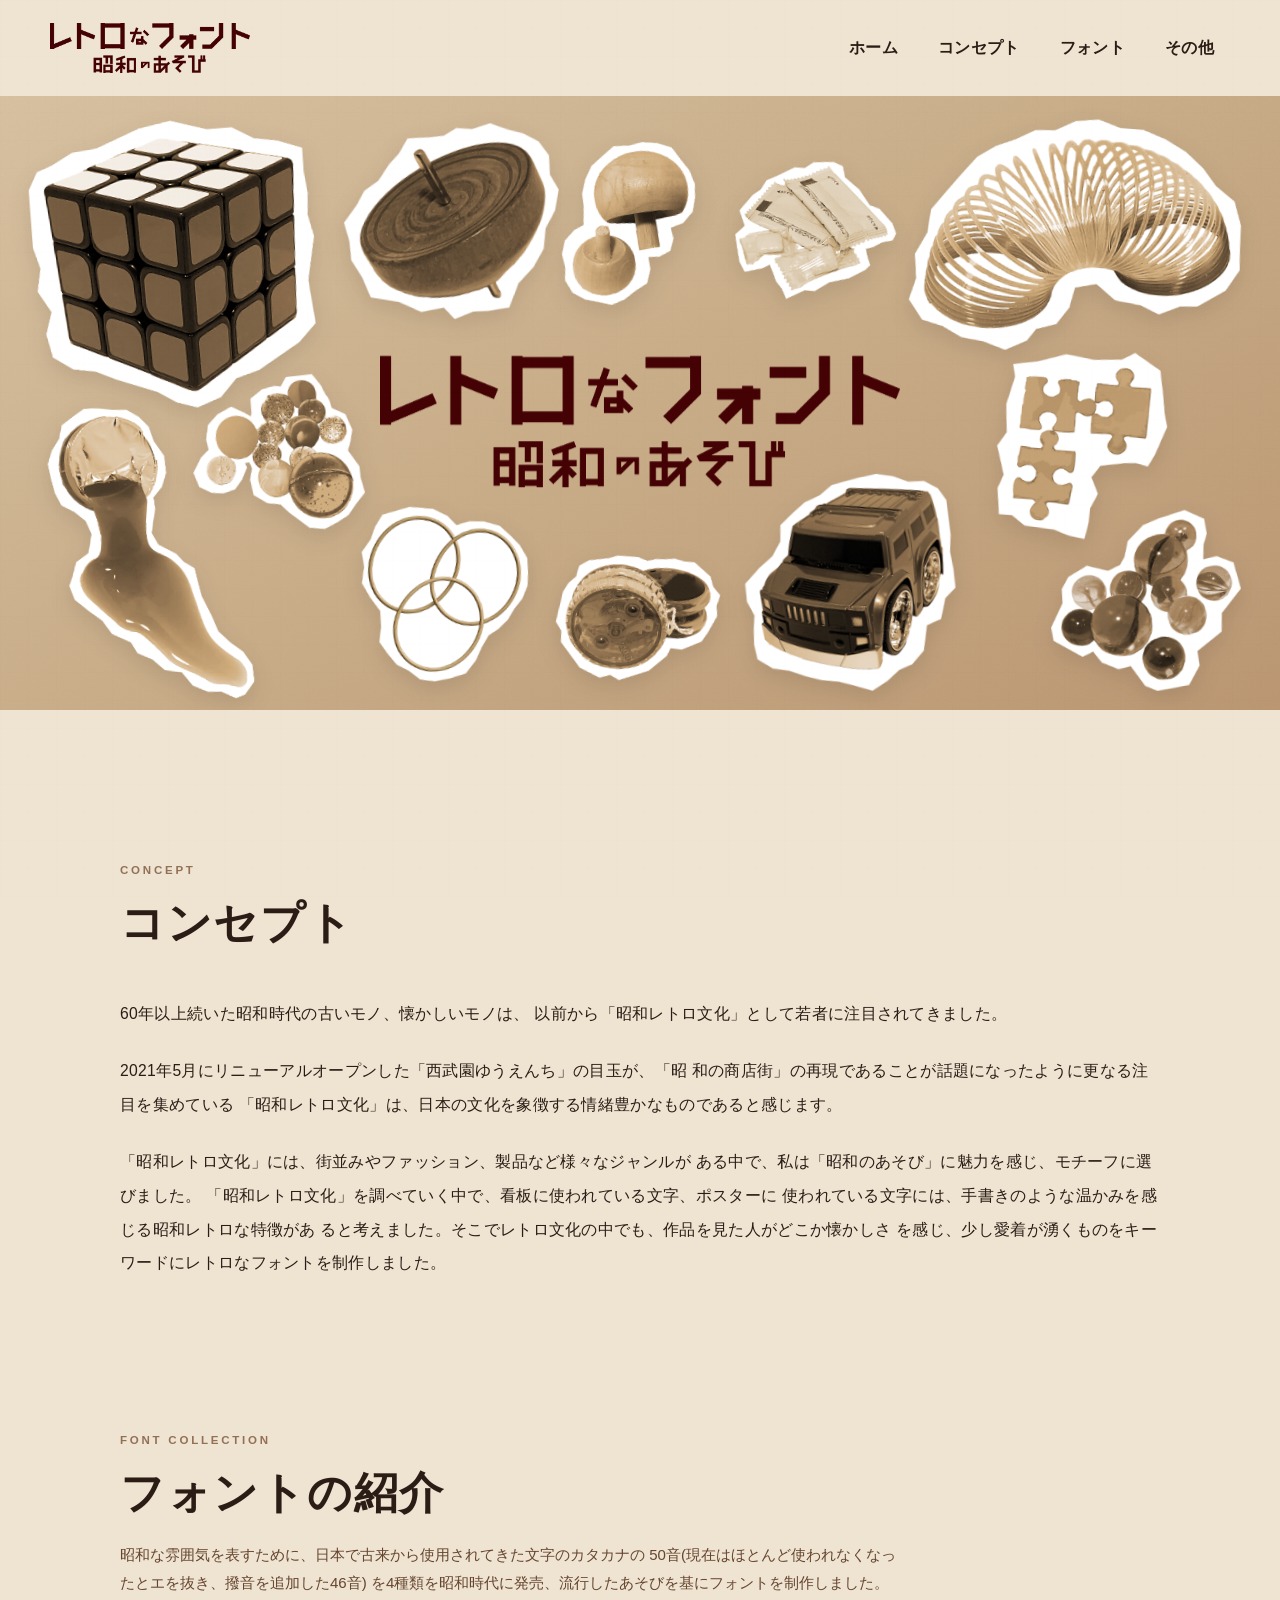
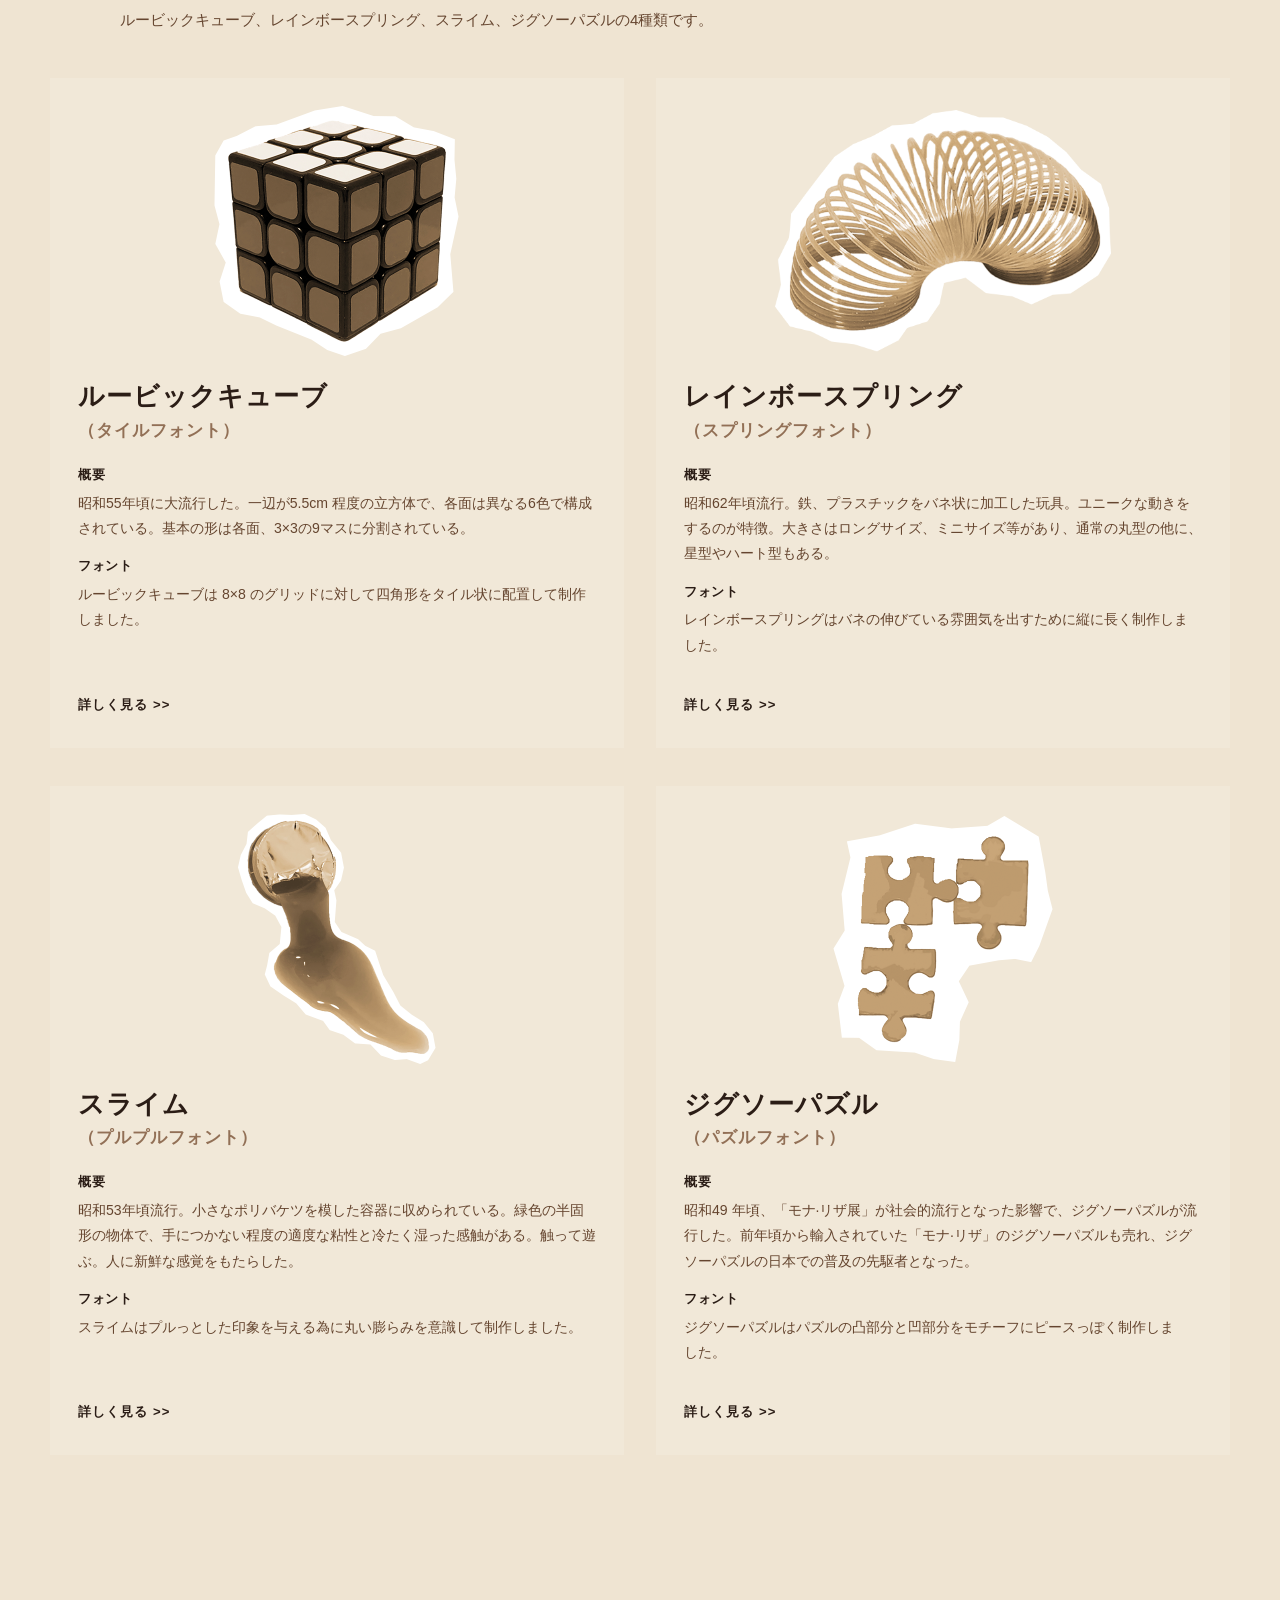
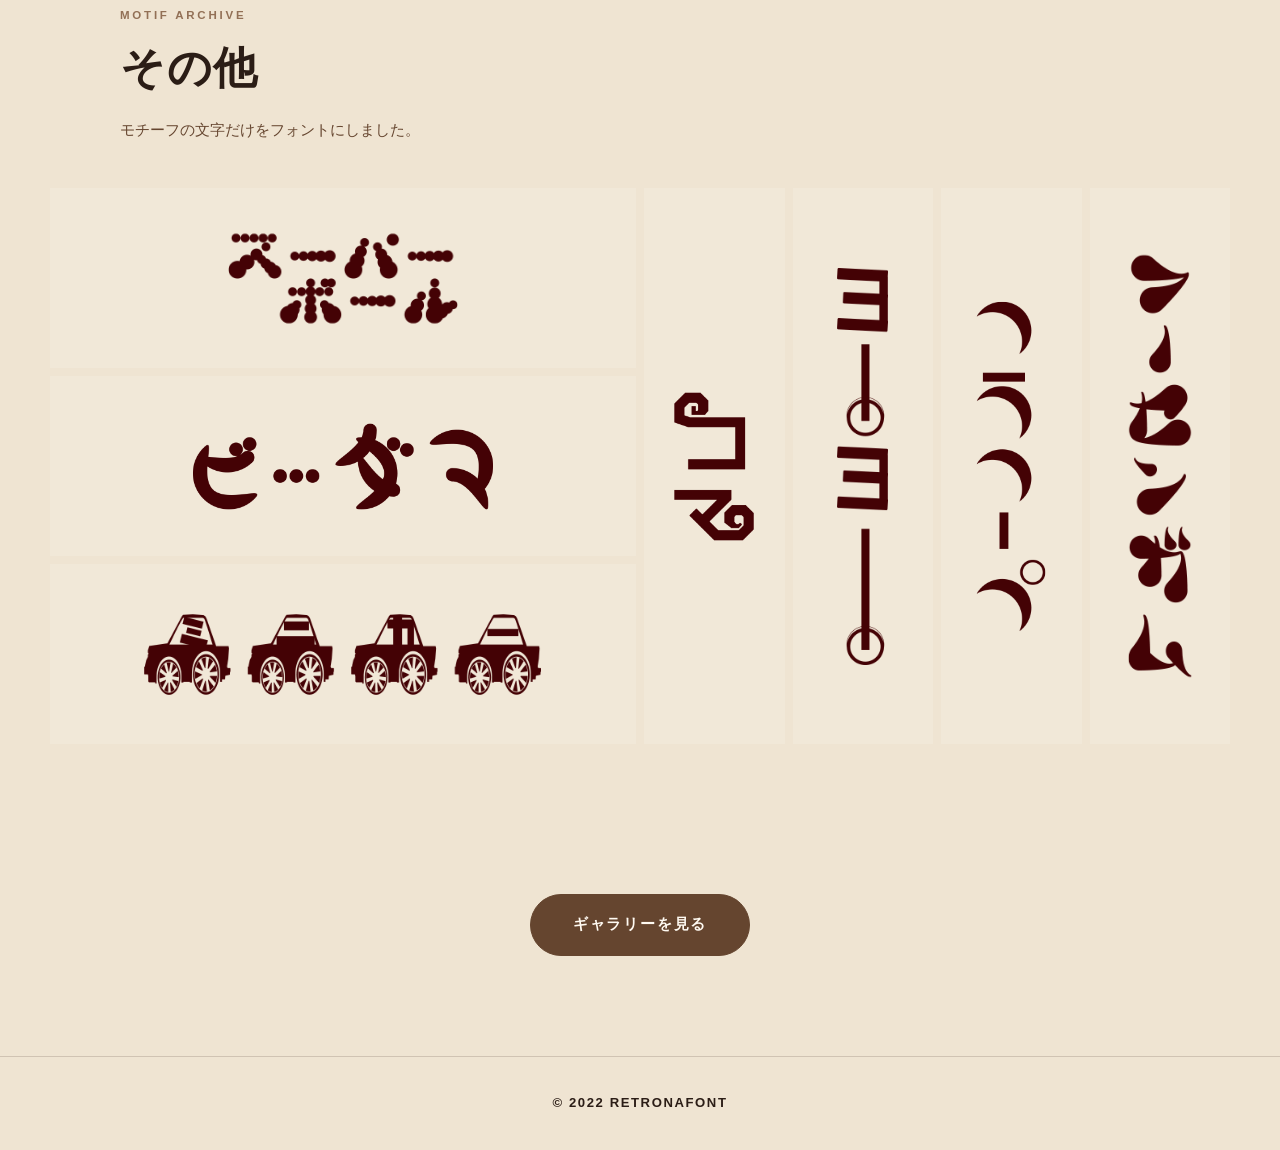
<file: sites/retronafont/index.html>
<!DOCTYPE html>
<html lang="ja">

<head>
  <meta charset="UTF-8">
  <meta name="viewport" content="width=device-width, initial-scale=1.0">
  <!-- <meta name="description" content="1950〜1990年代を中心に流行したおもちゃや遊びをモチーフに制作した、カタカナのレトロフォント作品紹介サイト。"> -->
  <title>レトロなフォント｜昭和のあそび</title>
  <link rel="stylesheet" href="css/style.css">
</head>

<body>
  <!-- ローディング -->
  <div id="loader">
    <div class="loader">
      <img src="img/logo.webp" alt="">
      <div class="load-bar">
        <span></span>
      </div>
      <p id="count">00</p>
    </div>
  </div>
  <!-- ヘッダー -->
  <header id="top">
    <a class="logo" href="index.html">
      <img src="img/logo.webp" alt="レトロなフォント 昭和のあそび">
    </a>
    <nav id="nav">
      <a href="index.html">ホーム</a>
      <a href="#about">コンセプト</a>
      <div class="nav-font">
        <div>
          <a href="#fonts">フォント</a>
          <button type="button" aria-label="フォントの一覧を開く"></button>
        </div>
        <ul>
          <li><a href="cube.html">ルービックキューブ</a></li>
          <li><a href="rainbow.html">レインボースプリング</a></li>
          <li><a href="slime.html">スライム</a></li>
          <li><a href="puzzle.html">ジグソーパズル</a></li>
        </ul>
      </div>
      <a href="#motifs">その他</a>
    </nav>
    <button class="menu" type="button">
      <span></span>
      <span></span>
      <span></span>
    </button>
  </header>
  <main>
    <!-- メインビジュアル -->
    <section id="hero">
      <div class="hero">
        <div class="hero-inner">
          <img class="hero-bg" src="img/hero-main.svg" alt="">
          <div class="hero-title">
            <h1><img src="img/logo.webp" alt="レトロなフォント昭和のあそび"></h1>
          </div>
          <a class="hero-item-cube" href="cube.html">
            <img src="img/motif/cube.webp" alt="ルービックキューブ">
          </a>
          <a class="hero-item-rainbow" href="rainbow.html">
            <img src="img/motif/rainbow.webp" alt="レインボースプリング">
          </a>
          <a class="hero-item-slime" href="slime.html">
            <img src="img/motif/slime.webp" alt="スライム">
          </a>
          <a class="hero-item-puzzle" href="puzzle.html">
            <img src="img/motif/puzzle.webp" alt="ジグソーパズル">
          </a>
          <a class="hero-item-koma" href="#">
            <img src="img/motif/koma.webp" alt="こま">
          </a>
          <a class="hero-item-koma2" href="#">
            <img src="img/motif/koma2.webp" alt="こま2">
          </a>
          <a class="hero-item-minicar" href="#">
            <img src="img/motif/minicar.webp" alt="ミニカー">
          </a>
          <a class="hero-item-bdama" href="#">
            <img src="img/motif/bdama.webp" alt="ビーダマ">
          </a>
          <a class="hero-item-foop" href="#">
            <img src="img/motif/foop.webp" alt="フラフープ">
          </a>
          <a class="hero-item-fusengum" href="#">
            <img src="img/motif/fusengum.webp" alt="フーセンガム">
          </a>
          <a class="hero-item-superball" href="#">
            <img src="img/motif/superball.webp" alt="スーパーボール">
          </a>
          <a class="hero-item-yoyo" href="#">
            <img src="img/motif/yoyo.webp" alt="ヨーヨー">
          </a>
        </div>
      </div>
    </section>
    <!-- コンセプト -->
    <section id="about">
      <p class="number">CONCEPT</p>
      <div class="title">
        <span></span>
        <h2>コンセプト</h2>
        <span></span>
      </div>
      <div class="about">
        <p>
          60年以上続いた昭和時代の古いモノ、懐かしいモノは、
          以前から「昭和レトロ文化」として若者に注目されてきました。
        </p>
        <p>
          2021年5月にリニューアルオープンした「西武園ゆうえんち」の目玉が、「昭
          和の商店街」の再現であることが話題になったように更なる注目を集めている
          「昭和レトロ文化」は、日本の文化を象徴する情緒豊かなものであると感じます。
        </p>
        <p>
          「昭和レトロ文化」には、街並みやファッション、製品など様々なジャンルが
          ある中で、私は「昭和のあそび」に魅力を感じ、モチーフに選びました。
          「昭和レトロ文化」を調べていく中で、看板に使われている文字、ポスターに
          使われている文字には、手書きのような温かみを感じる昭和レトロな特徴があ
          ると考えました。そこでレトロ文化の中でも、作品を見た人がどこか懐かしさ
          を感じ、少し愛着が湧くものをキーワードにレトロなフォントを制作しました。
        </p>
      </div>
    </section>

    <!-- フォント -->
    <section id="fonts">
      <p class="number">FONT COLLECTION</p>
      <div class="title">
        <span></span>
        <h2>フォントの紹介</h2>
        <p>
          昭和な雰囲気を表すために、日本で古来から使用されてきた文字のカタカナの
          50音(現在はほとんど使われなくなったとエを抜き、撥音を追加した46音)
          を4種類を昭和時代に発売、流行したあそびを基にフォントを制作しました。</p>
        <p>ルービックキューブ、レインボースプリング、スライム、ジグソーパズルの4種類です。</p>
        <span></span>
      </div>
      <div class="fonts">
        <!-- ルービックキューブ -->
        <a class="font" href="cube.html">
          <div class="font-img">
            <img src="img/motif/cube.webp" alt="ルービックキューブ">
          </div>
          <h3>
            ルービックキューブ
            <small>（タイルフォント）</small>
          </h3>
          <div class="font-desc">
            <p>
              <strong>概要</strong>
              昭和55年頃に大流行した。一辺が5.5cm 程度の立方体で、各面は異なる6色で構成されている。基本の形は各面、3×3の9マスに分割されている。
            </p>
            <p>
              <strong>フォント</strong>
              ルービックキューブは 8×8 のグリッドに対して四角形をタイル状に配置して制作しました。
            </p>
          </div>
          <span class="more">詳しく見る >></span>
        </a>
        <!-- レインボースプリング -->
        <a class="font" href="rainbow.html">
          <div class="font-img">
            <img src="img/motif/rainbow.webp" alt="レインボースプリング">
          </div>
          <h3>
            レインボースプリング
            <small>（スプリングフォント）</small>
          </h3>
          <div class="font-desc">
            <p>
              <strong>概要</strong>
              昭和62年頃流行。鉄、プラスチックをバネ状に加工した玩具。ユニークな動きをするのが特徴。大きさはロングサイズ、ミニサイズ等があり、通常の丸型の他に、星型やハート型もある。
            </p>
            <p>
              <strong>フォント</strong>
              レインボースプリングはバネの伸びている雰囲気を出すために縦に長く制作しました。
            </p>
          </div>
          <span class="more">詳しく見る >></span>
        </a>
        <!-- スライム -->
        <a class="font" href="slime.html">
          <div class="font-img">
            <img src="img/motif/slime.webp" alt="スライム">
          </div>
          <h3>
            スライム
            <small>（プルプルフォント）</small>
          </h3>
          <div class="font-desc">
            <p>
              <strong>概要</strong>
              昭和53年頃流行。小さなポリバケツを模した容器に収められている。緑色の半固形の物体で、手につかない程度の適度な粘性と冷たく湿った感触がある。触って遊ぶ。人に新鮮な感覚をもたらした。
            </p>
            <p>
              <strong>フォント</strong>
              スライムはプルっとした印象を与える為に丸い膨らみを意識して制作しました。
            </p>
          </div>
          <span class="more">詳しく見る >></span>
        </a>
        <!-- ジグソーパズル -->
        <a class="font" href="puzzle.html">
          <div class="font-img">
            <img src="img/motif/puzzle.webp" alt="ジグソーパズル">
          </div>
          <h3>
            ジグソーパズル
            <small>（パズルフォント）</small>
          </h3>
          <div class="font-desc">
            <p>
              <strong>概要</strong>
              昭和49 年頃、「モナ·リザ展」が社会的流行となった影響で、ジグソーパズルが流行した。前年頃から輸入されていた「モナ·リザ」のジグソーパズルも売れ、ジグソーパズルの日本での普及の先駆者となった。
            </p>
            <p>
              <strong>フォント</strong>
              ジグソーパズルはパズルの凸部分と凹部分をモチーフにピースっぽく制作しました。
            </p>
          </div>
          <span class="more">詳しく見る >></span>
        </a>
      </div>
    </section>
    <!-- 7つのモチーフ -->
    <section id="motifs">
      <p class="number">MOTIF ARCHIVE</p>
      <div class="title">
        <span></span>
        <h2>その他</h2>
        <p>モチーフの文字だけをフォントにしました。</p>
        <span></span>
      </div>
      <div class="motifs">
        <div class="motif superball">
          <div class="motif-info">
            <img src="img/only_motif/superball_font.webp" alt="スーパーボール">
          </div>
          <div class="motif-reveal">
            <button type="button" class="motif-close" aria-label="閉じる">&times;</button>
            <img class="motif-photo" src="img/motif/superball.webp" alt="スーパーボール">
            <p><strong>概要</strong>
              昭和40年頃、アメリカから輸入。非常に弾力があるため、大きく跳ねるのが特徴。球の色は非常に鮮やかで中におもちゃが入っているものもある。
            </p>
          </div>
        </div>
        <div class="motif yoyo vertical">
          <div class="motif-info">
            <img src="img/only_motif/yoyo_font.webp" alt="ヨーヨー">
          </div>
          <div class="motif-reveal">
            <button type="button" class="motif-close" aria-label="閉じる">&times;</button>
            <img class="motif-photo" src="img/motif/yoyo.webp" alt="ヨーヨー">
            <p><strong>概要</strong>
              昭和8年頃、再流行した。昭和45年頃に飲料の販促品をきっかけにした第三次ブームが起こり昭和55年頃にドラマをきっかけとした第四次ブームが起こった。
            </p>
          </div>
        </div>
        <div class="motif koma">
          <div class="motif-info">
            <img src="img/only_motif/koma_font.webp" alt="こま">
          </div>
          <div class="motif-reveal motif-reveal--koma">
            <button type="button" class="motif-close" aria-label="閉じる">&times;</button>
            <div class="motif-photo-pair">
              <img class="motif-photo" src="img/motif/koma.webp" alt="こま">
              <img class="motif-photo" src="img/motif/koma2.webp" alt="こま 別タイプ">
            </div>
            <p><strong>概要</strong>
              コマには様々な種類があり、一般的な投げコマ、上部がほぼ平らで金属製の対戦型コマのベーゴマ、回すと逆さまに立つ逆立ちコマと流行ったものが多い。
            </p>
          </div>
        </div>
        <div class="motif bead">
          <div class="motif-info">
            <img src="img/only_motif/bdama_font.webp" alt="ビーダマ">
          </div>
          <div class="motif-reveal">
            <button type="button" class="motif-close" aria-label="閉じる">&times;</button>
            <img class="motif-photo" src="img/motif/bdama.webp" alt="ビーダマ">
            <p><strong>概要</strong>
              ガラス玉が炭酸飲料に使用されたことをきっかけに普及した。昭和8年頃、お菓子屋でビーダマ単体が商品として販売された。ビーダマ同士をぶつけてあそぶ。
            </p>
          </div>
        </div>
        <div class="motif minicar">
          <div class="motif-info">
            <img src="img/only_motif/minicar_font.webp" alt="ミニカー">
          </div>
          <div class="motif-reveal">
            <button type="button" class="motif-close" aria-label="閉じる">&times;</button>
            <img class="motif-photo" src="img/motif/minicar.webp" alt="ミニカー">
            <p><strong>概要</strong>
              昭和34年頃、ミニカーが市場に出回り始め、昭和52年頃にスーパーカーが大流行した。昭和55年には、チョロQが発売された。
            </p>
          </div>
        </div>
        <div class="motif hulahoop vertical">
          <div class="motif-info">
            <img src="img/only_motif/foop_font.webp" alt="フラフープ">
          </div>
          <div class="motif-reveal">
            <button type="button" class="motif-close" aria-label="閉じる">&times;</button>
            <img class="motif-photo" src="img/motif/foop.webp" alt="フラフープ">
            <p><strong>概要</strong>
              昭和33年頃にアメリカで大流行したことを受けて、東京都のデパートで一斉に販売が開始された。直径1m程度のプラスティック製の輪。腰や腕を振って回転させる。
            </p>
          </div>
        </div>
        <div class="motif gum vertical">
          <div class="motif-info">
            <img src="img/only_motif/fusengum_font.webp" alt="フーセンガム">
          </div>
          <div class="motif-reveal">
            <button type="button" class="motif-close" aria-label="閉じる">&times;</button>
            <img class="motif-photo" src="img/motif/fusengum.webp" alt="フーセンガム">
            <p><strong>概要</strong>
              昭和27年頃、流行した食用玩具はフーセンガムをおもちゃに包装し、食品としてコンビニでおもちゃを販売するために生まれたとされる。
            </p>
          </div>
        </div>
      </div>
    </section>

    <!-- ギャラリー -->
    <section id="gallery" class="gallery-section">
      <button type="button" class="gallery-open" aria-haspopup="dialog" aria-controls="galleryModal" aria-expanded="false">
        ギャラリーを見る
      </button>
    </section>

    <div class="motif-backdrop"></div>
  </main>

  <!-- ギャラリーモーダル：ボタンを押したときだけ表示 -->
  <div class="gallery-modal" id="galleryModal" role="dialog" aria-modal="true" aria-label="レトロなフォント B1ポスター" aria-hidden="true">
    <div class="gallery-modal__backdrop" data-gallery-close></div>
    <div class="gallery-modal__panel">
      <button type="button" class="gallery-modal__close" data-gallery-close aria-label="ギャラリーを閉じる">&times;</button>
      <img src="img/gallery/B1_poster.webp" alt="レトロなフォント 昭和のあそび B1ポスター">
    </div>
  </div>
  <!-- スクロール追随メニューボタン（タブレット・スマホ幅） -->
  <button type="button" class="float-menu" aria-label="メニューを開く">
    <span></span><span></span><span></span>
  </button>
  <!-- ページトップ -->
  <a class="page-top" href="#top">
    <span><img src="img/tophe.webp" alt="↑"></span>
    <small>PAGE TOP</small>
  </a>
  <!-- フッター -->
  <footer>
    <p>© 2022 RETRONAFONT</p>
  </footer>
  <script src="js/script.js"></script>
</body>

</html>
</file>
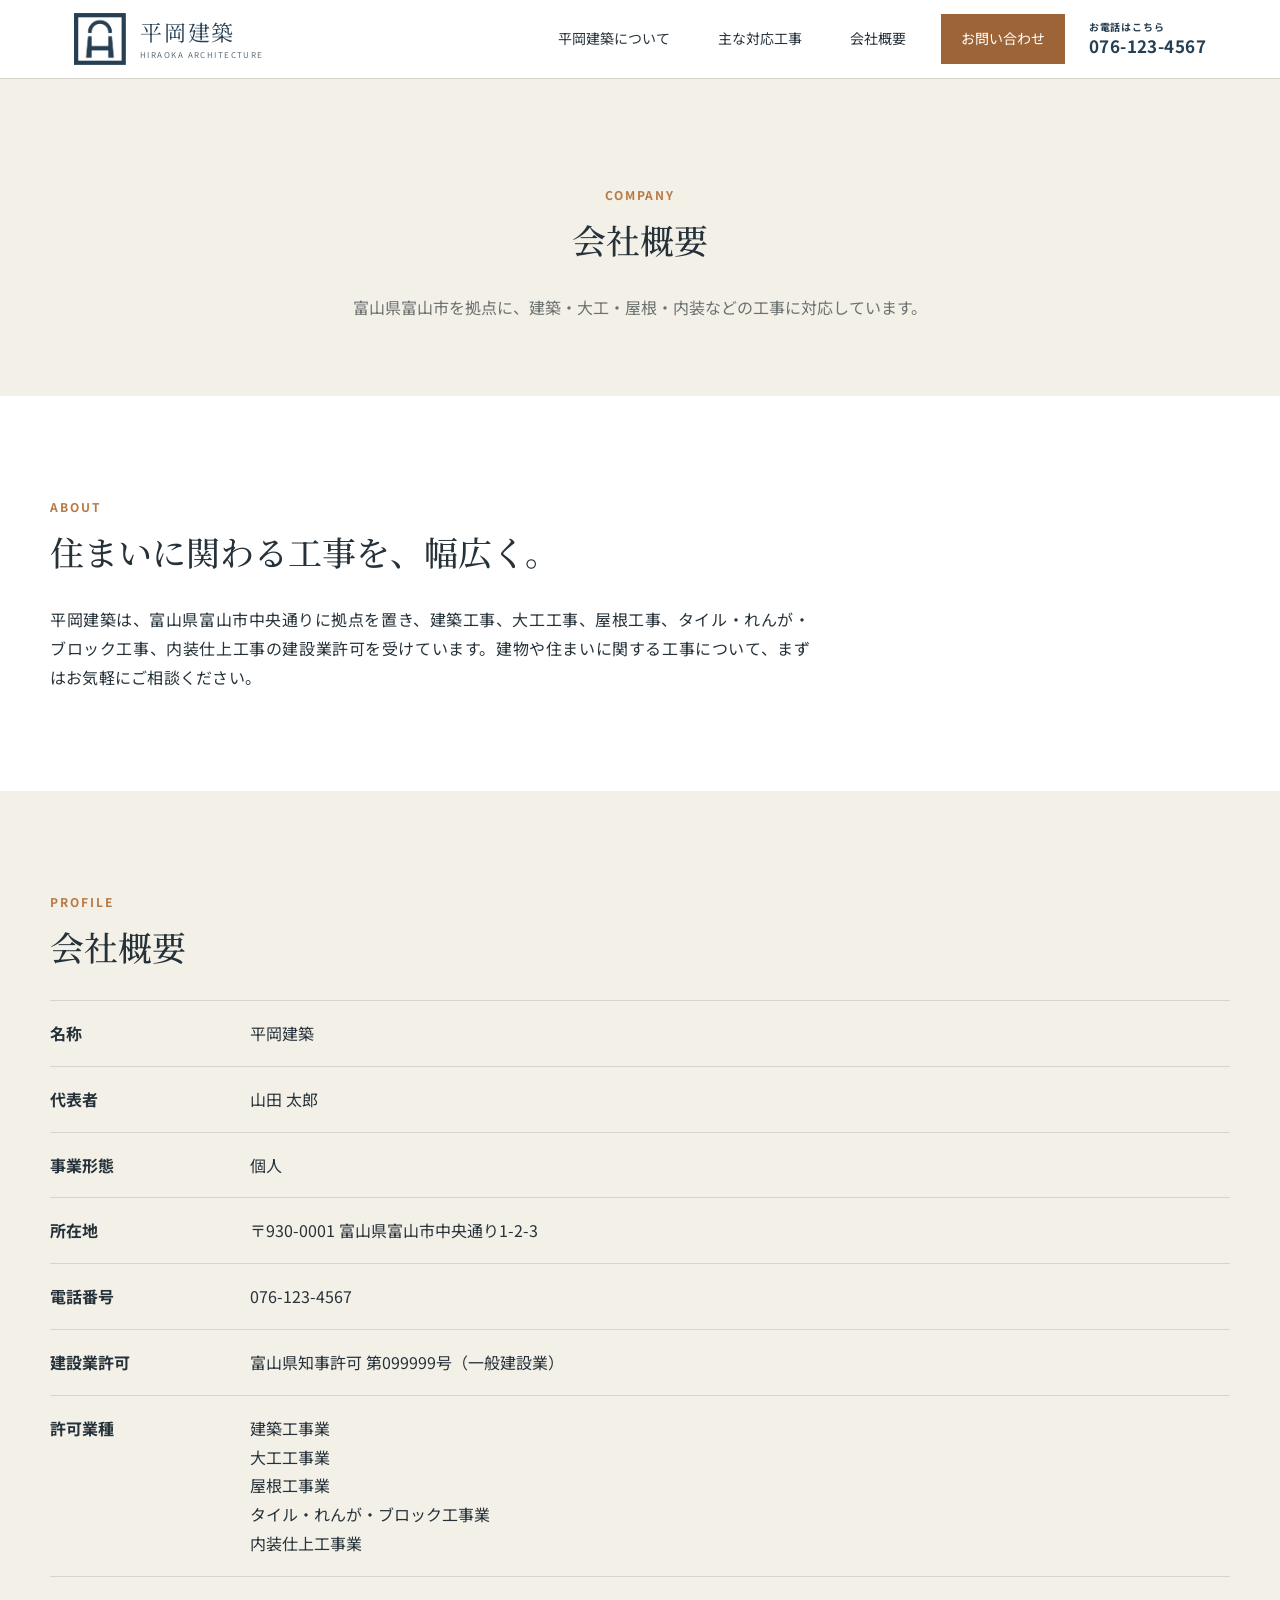
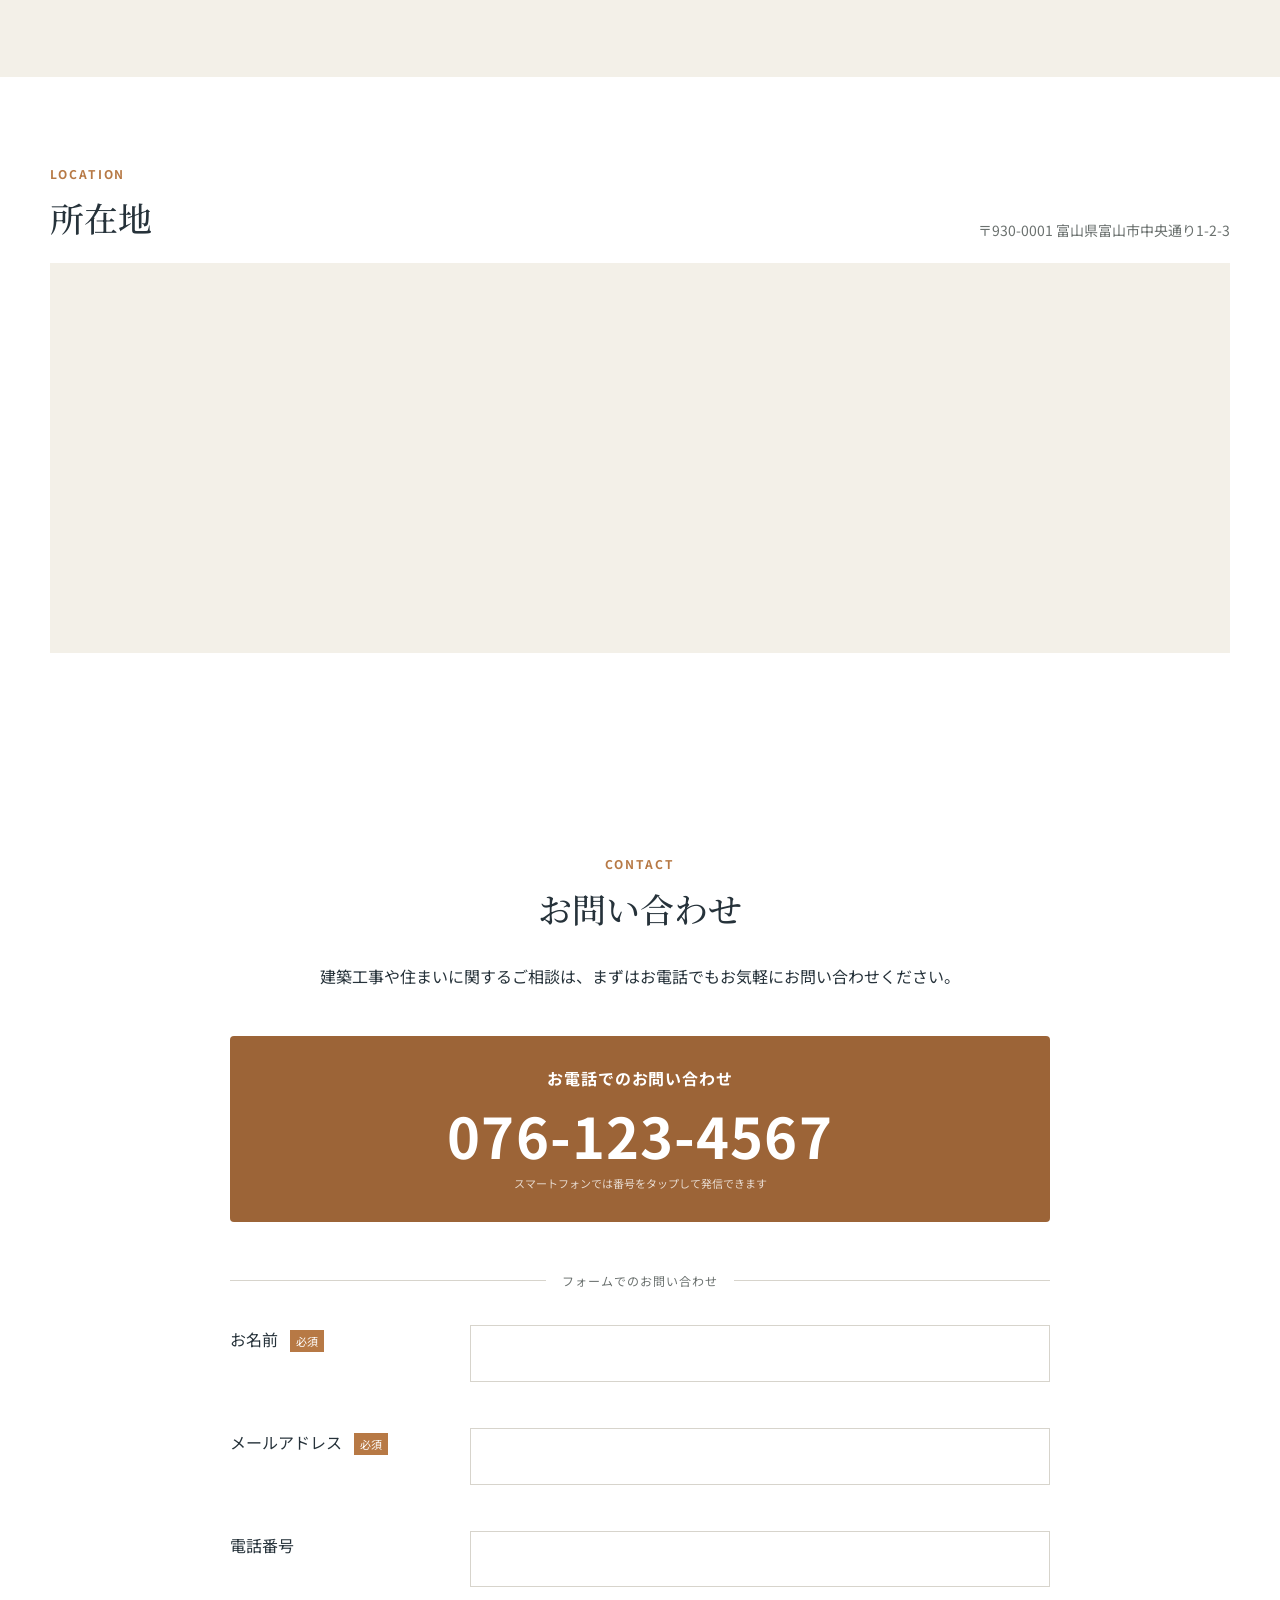
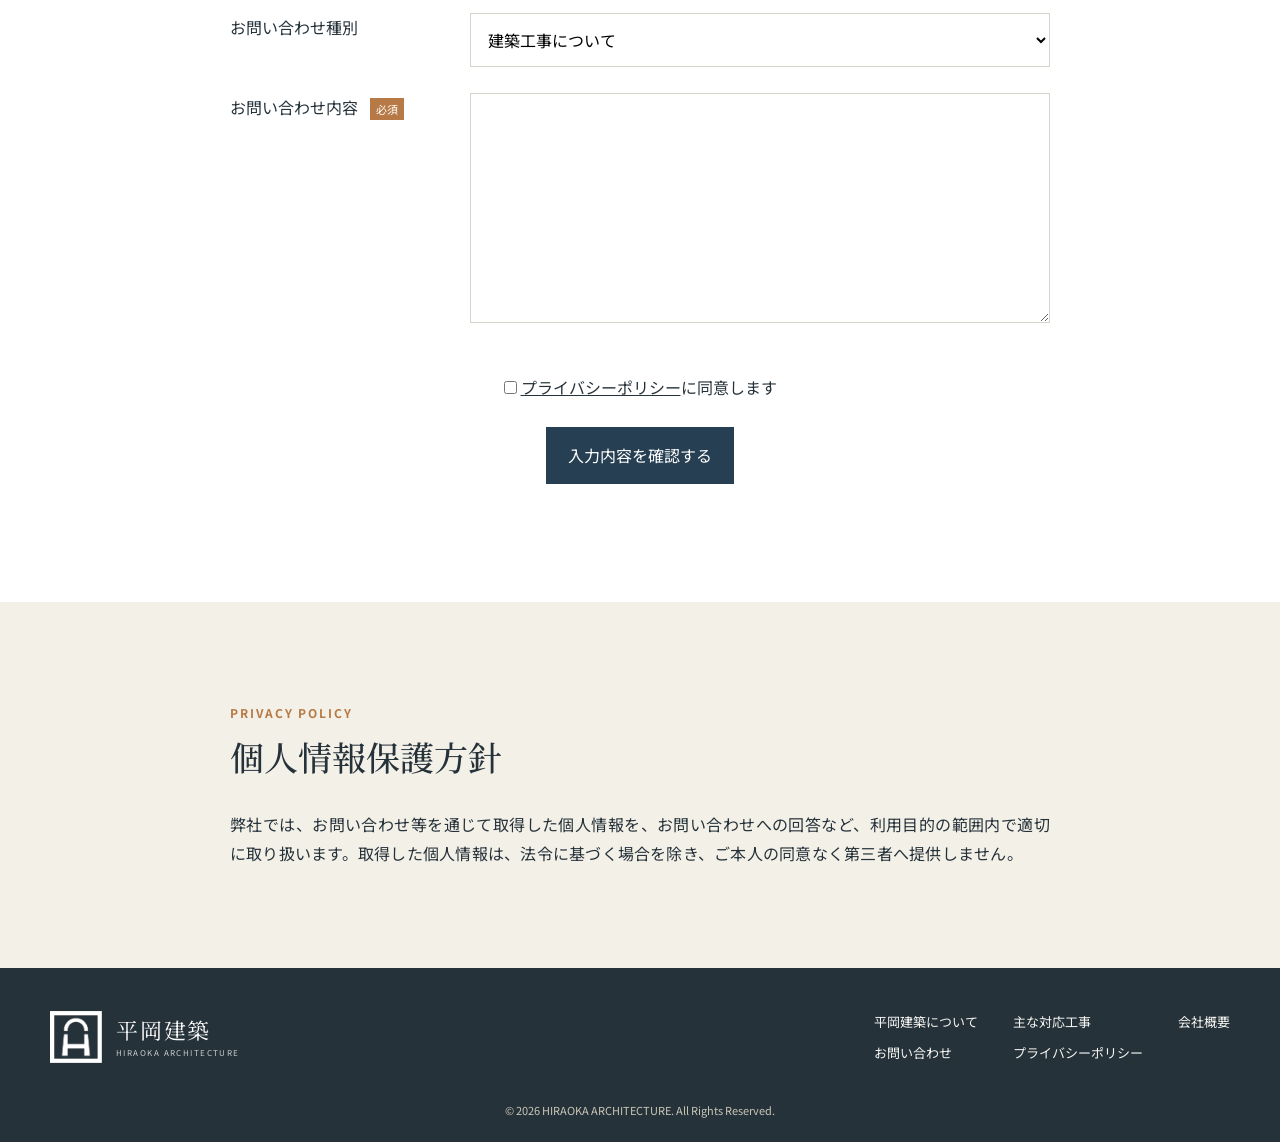
<file: sites/hiraoka/company.html>
<!DOCTYPE html>
<html lang="ja">
<head>
  <meta charset="UTF-8">
  <meta name="viewport" content="width=device-width, initial-scale=1.0">
  <meta name="description" content="富山県富山市の平岡建築の会社概要・お問い合わせページです。">
  <title>会社概要・お問い合わせ｜平岡建築</title>
  <link rel="preconnect" href="https://fonts.googleapis.com">
  <link rel="preconnect" href="https://fonts.gstatic.com" crossorigin>
  <link href="https://fonts.googleapis.com/css2?family=Noto+Sans+JP:wght@400;500;700&family=Noto+Serif+JP:wght@500;600&display=swap" rel="stylesheet">
  <link rel="stylesheet" href="css/style.css">
</head>
<body>
<header class="site-header">
  <div class="header-inner">
    <a class="brand" href="index.html"><span class="brand-mark" aria-hidden="true"><img src="img/klogo.png" alt=""></span><span class="brand-text"><span class="brand-name">平岡建築</span><small>HIRAOKA ARCHITECTURE</small></span></a>
    <nav class="global-nav" aria-label="メインナビゲーション">
      <a href="index.html#about">平岡建築について</a>
      <div class="nav-dropdown">
        <a class="nav-dropdown-trigger" href="services.html">主な対応工事</a>
        <div class="nav-dropdown-menu">
          <a href="services.html#architecture">建築工事</a>
          <a href="services.html#carpentry">大工工事</a>
          <a href="services.html#roof">屋根工事</a>
          <a href="services.html#tile">タイル・れんが・ブロック工事</a>
          <a href="services.html#interior">内装仕上工事</a>
        </div>
      </div>
      <a href="company.html#profile">会社概要</a>
      <a class="nav-contact" href="company.html#contact">お問い合わせ</a>
    </nav>
      <div class="header-actions">
        <a class="header-phone" href="tel:0761234567" aria-label="平岡建築へ電話する"><small>お電話はこちら</small><strong>076-123-4567</strong></a>
        <button class="menu-btn" type="button" aria-label="メニューを開く" aria-expanded="false"><span></span><span></span><span></span></button>
      </div>
  </div>
</header>
<main>
  <section class="sub-hero"><p class="section-en">COMPANY</p><h1>会社概要</h1><p>富山県富山市を拠点に、建築・大工・屋根・内装などの工事に対応しています。</p></section>

  <section class="section reveal">
    <div class="section-inner about-grid about-grid-single">
      <div><p class="section-en">ABOUT</p><h2>住まいに関わる工事を、幅広く。</h2><p>平岡建築は、富山県富山市中央通りに拠点を置き、建築工事、大工工事、屋根工事、タイル・れんが・ブロック工事、内装仕上工事の建設業許可を受けています。建物や住まいに関する工事について、まずはお気軽にご相談ください。</p></div>
    </div>
  </section>

  <section id="profile" class="section section-soft reveal">
    <div class="section-inner"><p class="section-en">PROFILE</p><h2>会社概要</h2>
      <dl class="company-table">
        <div><dt>名称</dt><dd>平岡建築</dd></div>
        <div><dt>代表者</dt><dd>山田 太郎</dd></div>
        <div><dt>事業形態</dt><dd>個人</dd></div>
        <div><dt>所在地</dt><dd>〒930-0001 富山県富山市中央通り1-2-3</dd></div>
        <div><dt>電話番号</dt><dd><a href="tel:0761234567">076-123-4567</a></dd></div>
        <div><dt>建設業許可</dt><dd>富山県知事許可 第099999号（一般建設業）</dd></div>
        <div><dt>許可業種</dt><dd>建築工事業<br>大工工事業<br>屋根工事業<br>タイル・れんが・ブロック工事業<br>内装仕上工事業</dd></div>
      </dl>
    </div>
  </section>

  <section id="location" class="section reveal location-section">
    <div class="section-inner">
      <div class="company-location company-location-page">
        <div class="company-location-head">
          <div><p class="section-en">LOCATION</p><h2>所在地</h2></div>
          <p>〒930-0001 富山県富山市中央通り1-2-3</p>
        </div>
        <div class="map-wrap">
          <iframe src="https://www.google.com/maps?q=%E5%AF%8C%E5%B1%B1%E7%9C%8C%E5%AF%8C%E5%B1%B1%E5%B8%82%E4%B8%AD%E5%A4%AE%E9%80%9A%E3%82%8A1-2-3&amp;output=embed" title="平岡建築 所在地地図" loading="lazy" referrerpolicy="no-referrer-when-downgrade"></iframe>
        </div>
      </div>
    </div>
  </section>

  <section id="contact" class="section reveal">
    <div class="section-inner contact-form-wrap"><p class="section-en centered">CONTACT</p><h2 class="centered">お問い合わせ</h2><p class="centered form-lead">建築工事や住まいに関するご相談は、まずはお電話でもお気軽にお問い合わせください。</p>
      <div class="phone-priority phone-priority-form">
        <span class="phone-label">お電話でのお問い合わせ</span>
        <a class="phone-number" href="tel:0761234567">076-123-4567</a>
        <span class="phone-note">スマートフォンでは番号をタップして発信できます</span>
      </div>
      <div class="form-divider"><span>フォームでのお問い合わせ</span></div>
      <form id="contactForm" novalidate>
        <div class="form-row"><label for="name">お名前 <span>必須</span></label><input id="name" name="name" type="text"><p class="error"></p></div>
        <div class="form-row"><label for="email">メールアドレス <span>必須</span></label><input id="email" name="email" type="email"><p class="error"></p></div>
        <div class="form-row"><label for="tel">電話番号</label><input id="tel" name="tel" type="tel"></div>
        <div class="form-row"><label for="type">お問い合わせ種別</label><select id="type" name="type"><option>建築工事について</option><option>大工工事について</option><option>屋根工事について</option><option>タイル・れんが・ブロック工事について</option><option>内装仕上工事について</option><option>その他</option></select></div>
        <div class="form-row"><label for="message">お問い合わせ内容 <span>必須</span></label><textarea id="message" name="message" rows="7"></textarea><p class="error"></p></div>
        <label class="privacy-check"><input id="privacyAgree" type="checkbox"> <a href="#privacy">プライバシーポリシー</a>に同意します</label><p class="error privacy-error"></p>
        <button class="btn btn-primary form-submit" type="submit">入力内容を確認する</button><p class="form-result" aria-live="polite"></p>
      </form>
    </div>
  </section>

  <section id="privacy" class="section section-soft"><div class="section-inner privacy"><p class="section-en">PRIVACY POLICY</p><h2>個人情報保護方針</h2><p>弊社では、お問い合わせ等を通じて取得した個人情報を、お問い合わせへの回答など、利用目的の範囲内で適切に取り扱います。取得した個人情報は、法令に基づく場合を除き、ご本人の同意なく第三者へ提供しません。</p></div></section>
</main>
<footer class="site-footer"><div class="footer-inner"><a class="brand footer-brand" href="index.html"><span class="brand-mark" aria-hidden="true"><img src="img/klogo-white.png" alt=""></span><span class="brand-text"><span class="brand-name">平岡建築</span><small>HIRAOKA ARCHITECTURE</small></span></a><div class="footer-links"><a href="index.html#about">平岡建築について</a><a href="services.html">主な対応工事</a><a href="#profile">会社概要</a><a href="#contact">お問い合わせ</a><a href="#privacy">プライバシーポリシー</a></div></div><p class="copyright">© 2026 HIRAOKA ARCHITECTURE. All Rights Reserved.</p></footer>
<button class="page-top" type="button" aria-label="ページ上部へ戻る"><span aria-hidden="true"></span></button><script src="js/script.js"></script>
</body>
</html>
</file>
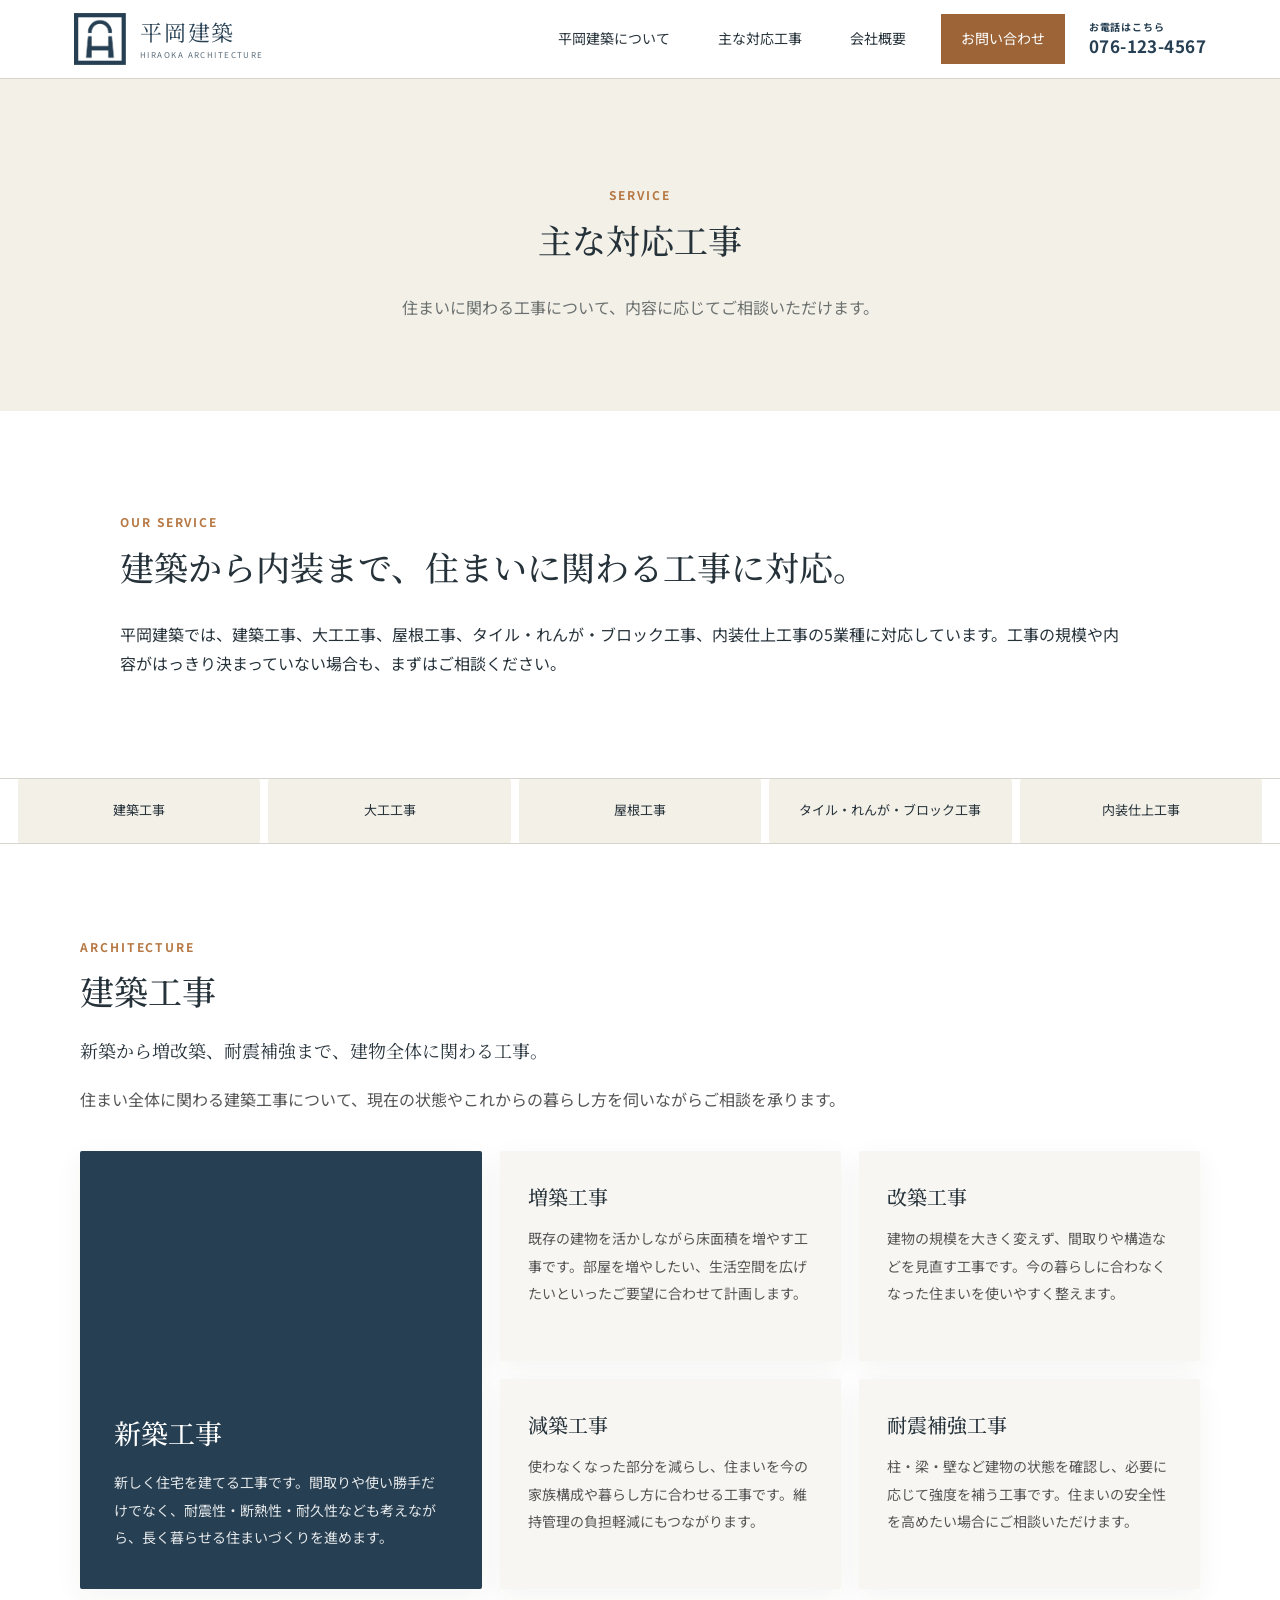
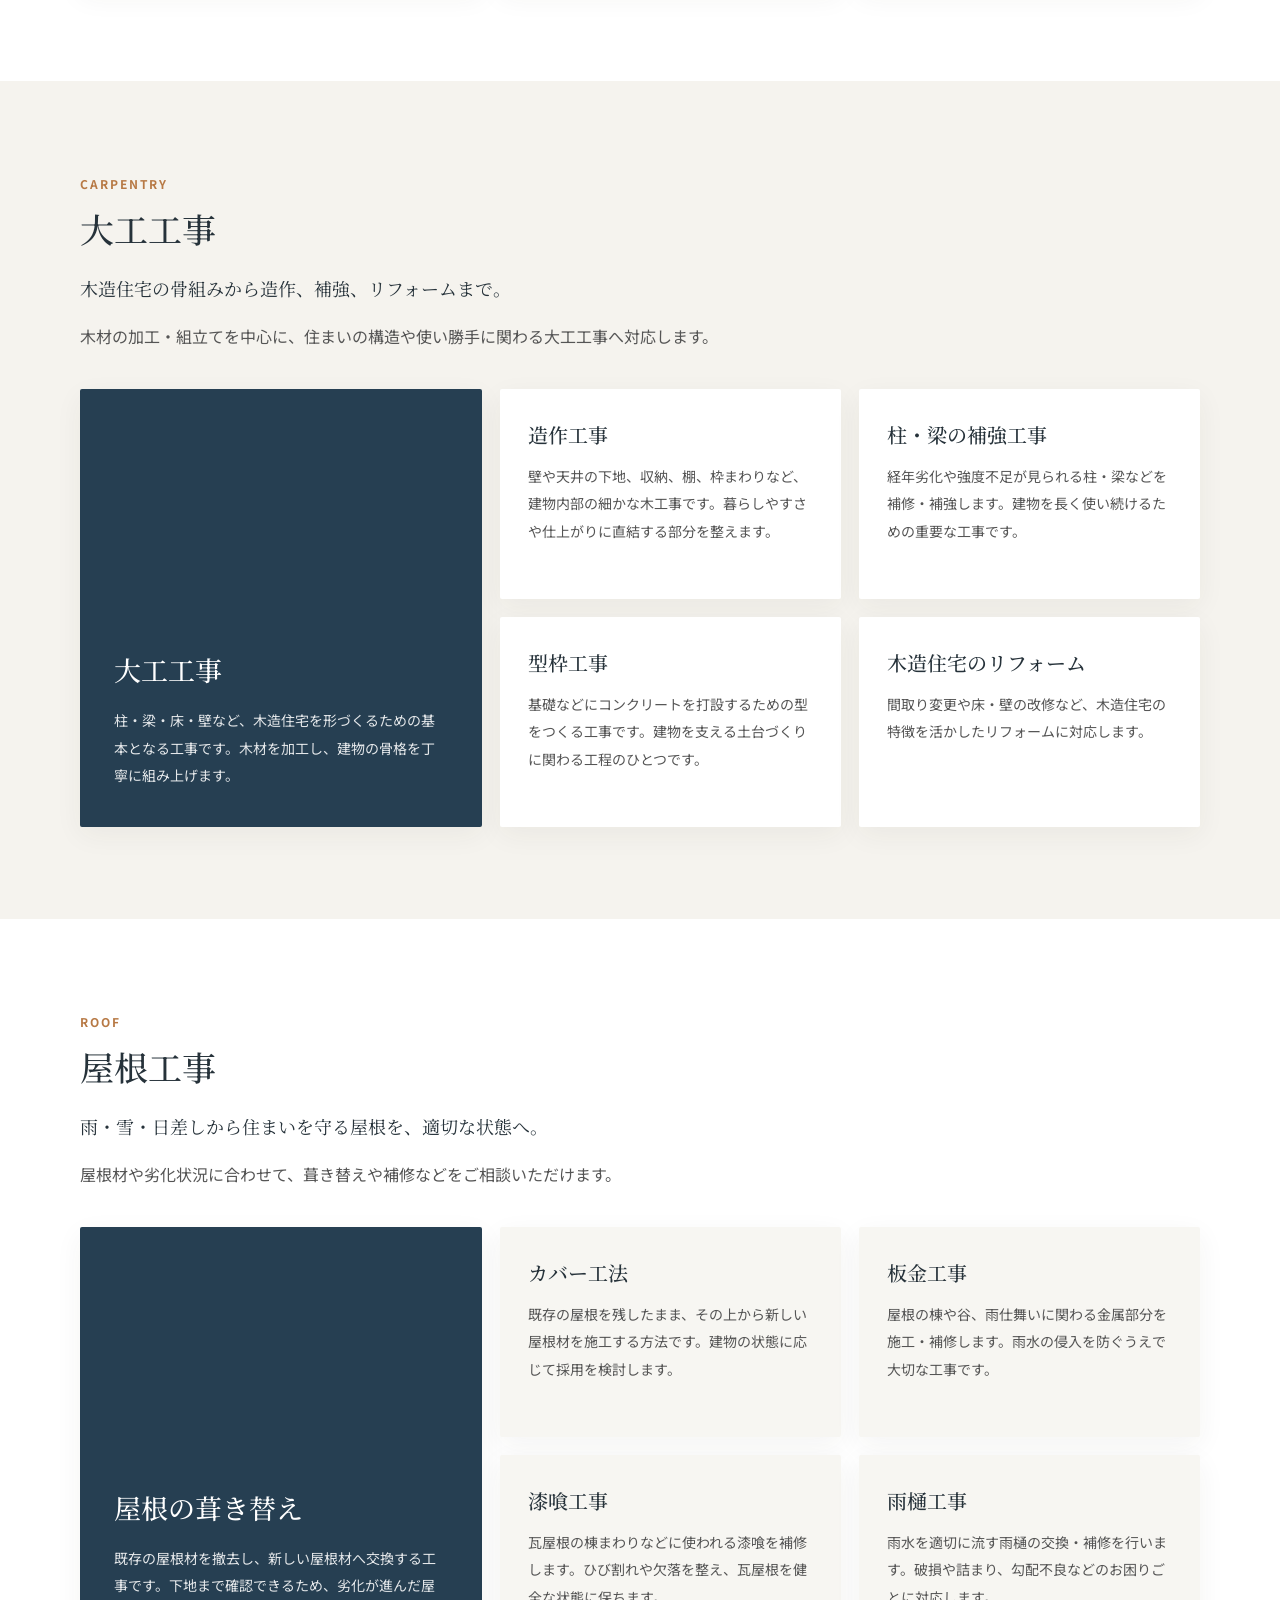
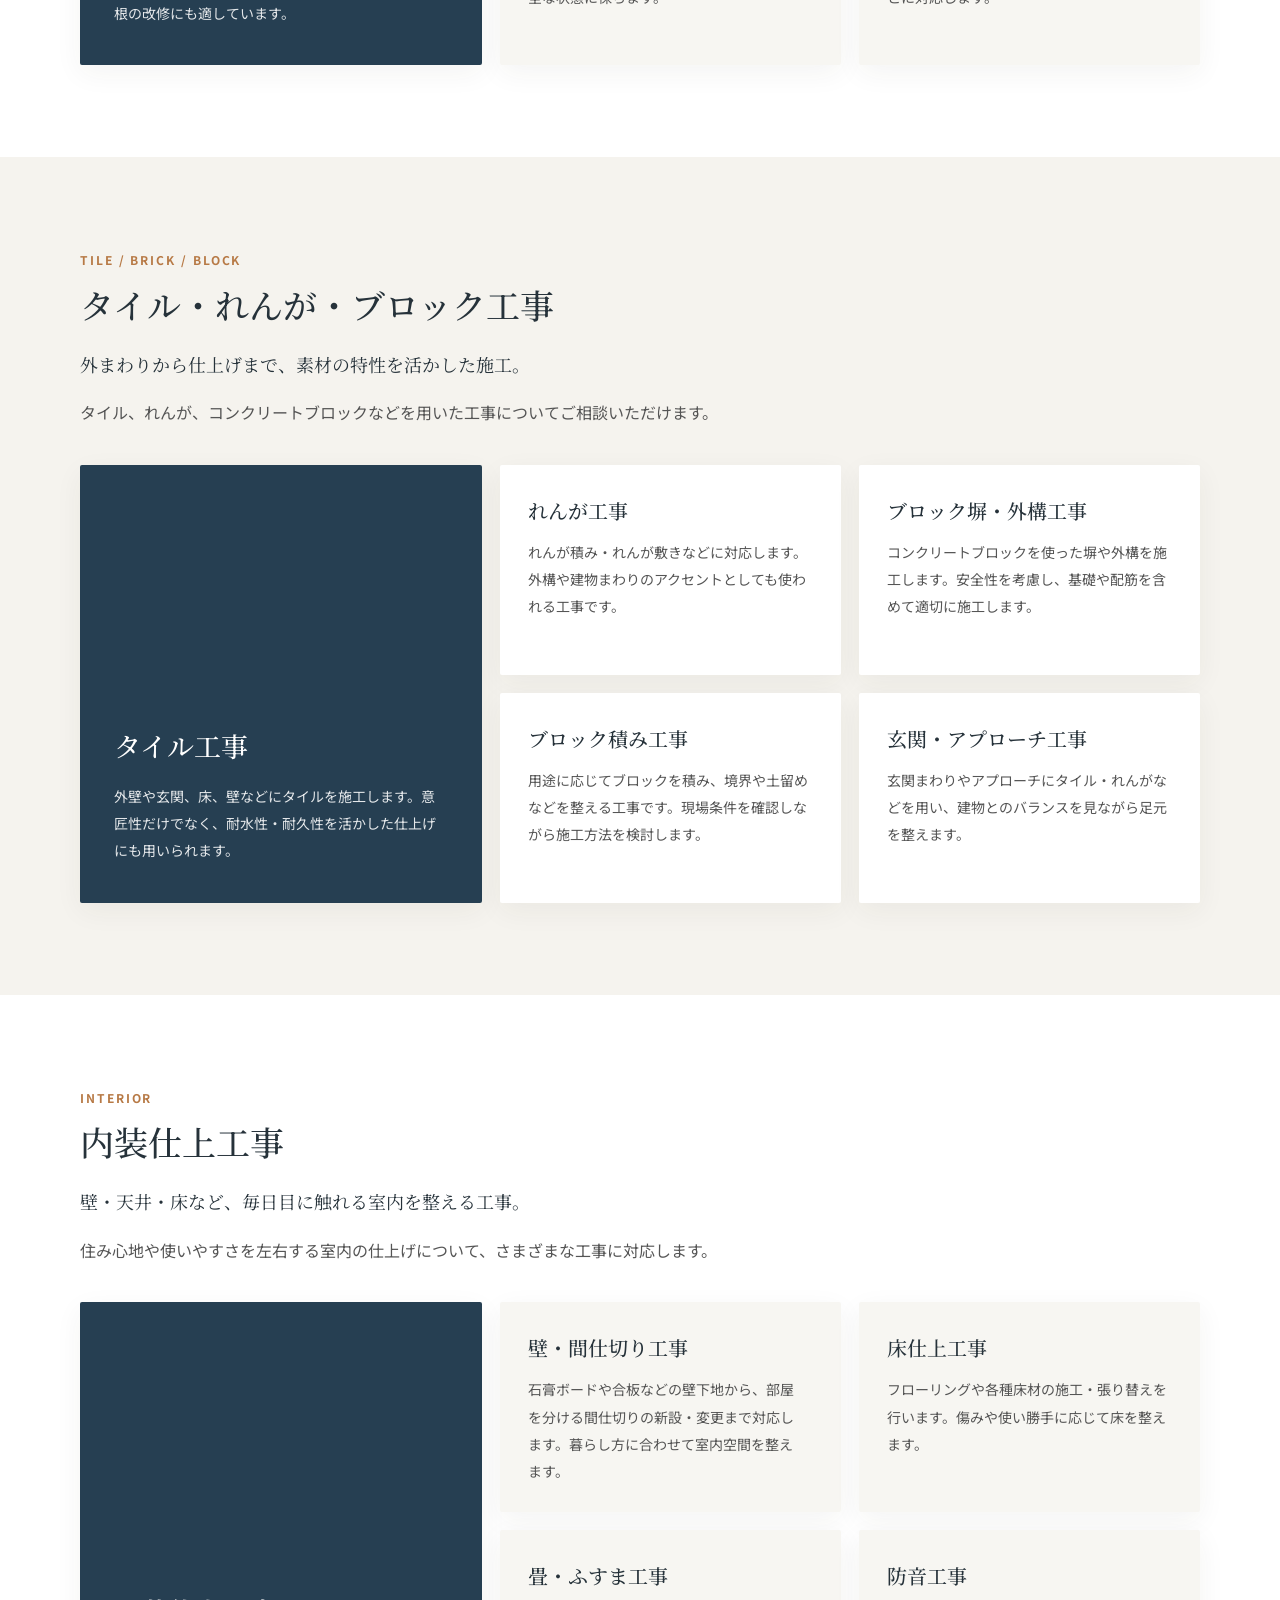
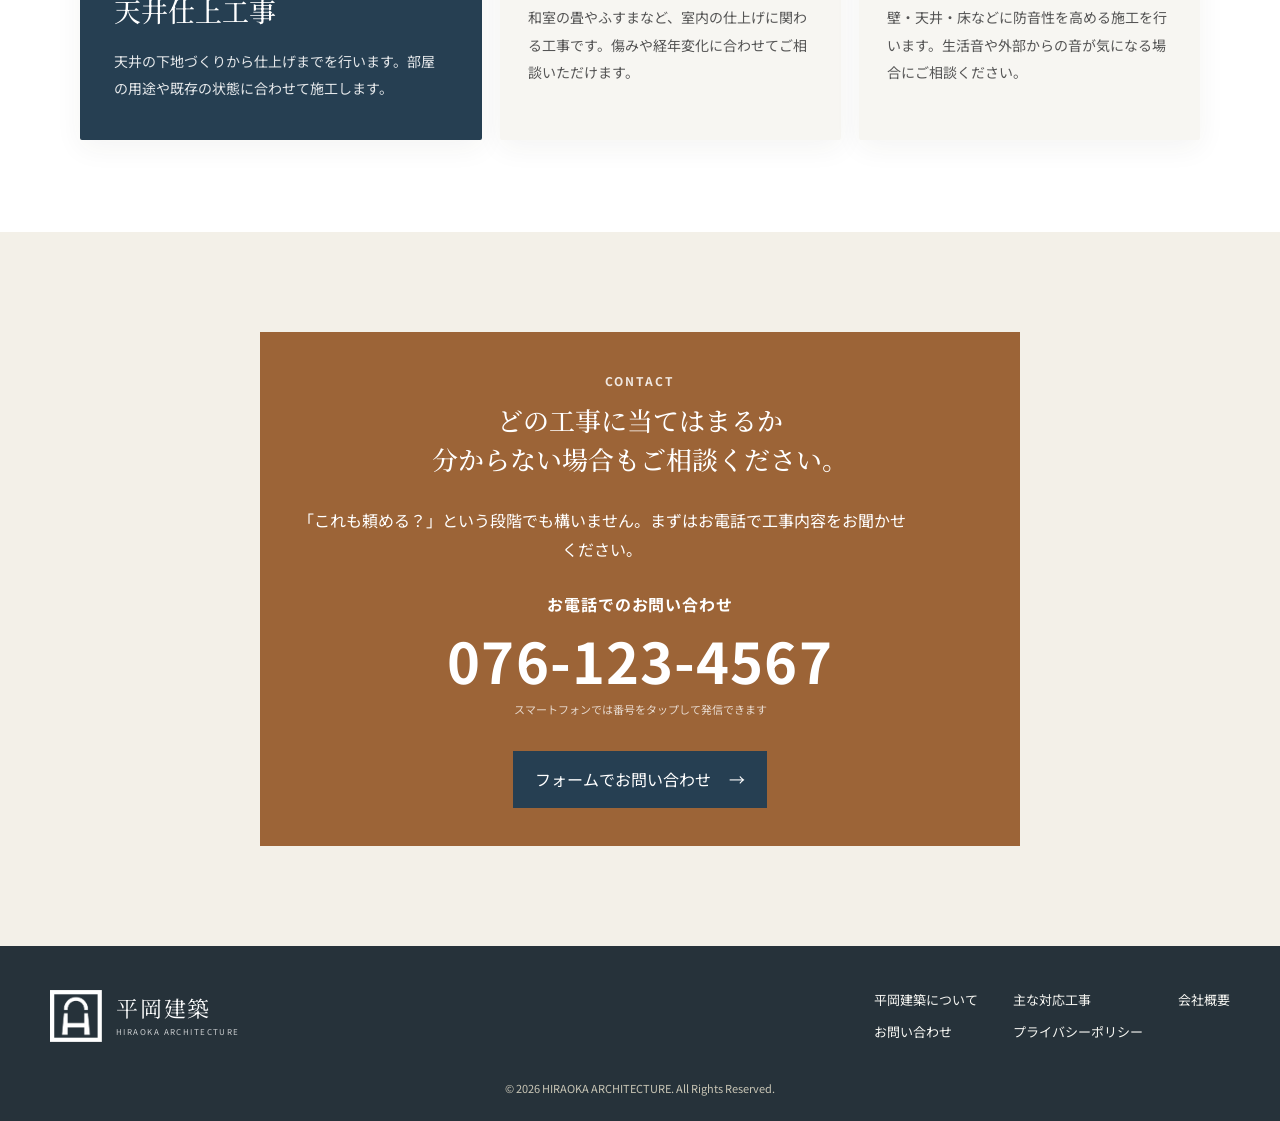
<file: sites/hiraoka/services.html>
<!DOCTYPE html>
<html lang="ja">
<head>
  <meta charset="UTF-8">
  <meta name="viewport" content="width=device-width, initial-scale=1.0">
  <meta name="description" content="富山県富山市の平岡建築が対応する建築工事・大工工事・屋根工事・タイル・れんが・ブロック工事・内装仕上工事をご案内します。">
  <title>主な対応工事｜平岡建築</title>
  <link rel="preconnect" href="https://fonts.googleapis.com">
  <link rel="preconnect" href="https://fonts.gstatic.com" crossorigin>
  <link href="https://fonts.googleapis.com/css2?family=Noto+Sans+JP:wght@400;500;700&family=Noto+Serif+JP:wght@500;600&display=swap" rel="stylesheet">
  <link rel="stylesheet" href="css/style.css">
</head>
<body>
<header class="site-header">
  <div class="header-inner">
    <a class="brand" href="index.html" aria-label="平岡建築 トップページへ"><span class="brand-mark" aria-hidden="true"><img src="img/klogo.png" alt=""></span><span class="brand-text"><span class="brand-name">平岡建築</span><small>HIRAOKA ARCHITECTURE</small></span></a>
    <nav class="global-nav" aria-label="メインナビゲーション">
      <a href="index.html#about">平岡建築について</a>
      <div class="nav-dropdown">
        <a class="nav-dropdown-trigger" href="services.html">主な対応工事</a>
        <div class="nav-dropdown-menu">
          <a href="services.html#architecture">建築工事</a>
          <a href="services.html#carpentry">大工工事</a>
          <a href="services.html#roof">屋根工事</a>
          <a href="services.html#tile">タイル・れんが・ブロック工事</a>
          <a href="services.html#interior">内装仕上工事</a>
        </div>
      </div>
      <a href="company.html#profile">会社概要</a>
      <a class="nav-contact" href="company.html#contact">お問い合わせ</a>
    </nav>
      <div class="header-actions">
        <a class="header-phone" href="tel:0761234567" aria-label="平岡建築へ電話する"><small>お電話はこちら</small><strong>076-123-4567</strong></a>
        <button class="menu-btn" type="button" aria-label="メニューを開く" aria-expanded="false"><span></span><span></span><span></span></button>
      </div>
  </div>
</header>
<main>
  <section class="sub-hero service-hero"><p class="section-en">SERVICE</p><h1>主な対応工事</h1><p>住まいに関わる工事について、内容に応じてご相談いただけます。</p></section>

  <section class="section service-intro reveal">
    <div class="section-inner service-intro-inner">
      <p class="section-en">OUR SERVICE</p>
      <h2>建築から内装まで、住まいに関わる工事に対応。</h2>
      <p>平岡建築では、建築工事、大工工事、屋根工事、タイル・れんが・ブロック工事、内装仕上工事の5業種に対応しています。工事の規模や内容がはっきり決まっていない場合も、まずはご相談ください。</p>
    </div>
  </section>

  <nav class="service-local-nav" aria-label="対応工事一覧">
    <div class="section-inner">
      <a href="#architecture">建築工事</a><a href="#carpentry">大工工事</a><a href="#roof">屋根工事</a><a href="#tile">タイル・れんが・ブロック工事</a><a href="#interior">内装仕上工事</a>
    </div>
  </nav>

  <section class="service-detail-list">
    <article id="architecture" class="service-detail reveal">
      <div class="section-inner service-detail-grid">
        <div>
          <p class="section-en">ARCHITECTURE</p>
          <h2>建築工事</h2>
          <p class="service-detail-lead">新築から増改築、耐震補強まで、建物全体に関わる工事。</p>
          <p class="service-detail-summary">住まい全体に関わる建築工事について、現在の状態やこれからの暮らし方を伺いながらご相談を承ります。</p>
          <div class="service-subgrid">
            <section><h3>新築工事</h3><p>新しく住宅を建てる工事です。間取りや使い勝手だけでなく、耐震性・断熱性・耐久性なども考えながら、長く暮らせる住まいづくりを進めます。</p></section>
            <section><h3>増築工事</h3><p>既存の建物を活かしながら床面積を増やす工事です。部屋を増やしたい、生活空間を広げたいといったご要望に合わせて計画します。</p></section>
            <section><h3>改築工事</h3><p>建物の規模を大きく変えず、間取りや構造などを見直す工事です。今の暮らしに合わなくなった住まいを使いやすく整えます。</p></section>
            <section><h3>減築工事</h3><p>使わなくなった部分を減らし、住まいを今の家族構成や暮らし方に合わせる工事です。維持管理の負担軽減にもつながります。</p></section>
            <section><h3>耐震補強工事</h3><p>柱・梁・壁など建物の状態を確認し、必要に応じて強度を補う工事です。住まいの安全性を高めたい場合にご相談いただけます。</p></section>
          </div>
        </div>
      </div>
    </article>

    <article id="carpentry" class="service-detail section-soft reveal">
      <div class="section-inner service-detail-grid">
        <div>
          <p class="section-en">CARPENTRY</p>
          <h2>大工工事</h2>
          <p class="service-detail-lead">木造住宅の骨組みから造作、補強、リフォームまで。</p>
          <p class="service-detail-summary">木材の加工・組立てを中心に、住まいの構造や使い勝手に関わる大工工事へ対応します。</p>
          <div class="service-subgrid">
            <section><h3>大工工事</h3><p>柱・梁・床・壁など、木造住宅を形づくるための基本となる工事です。木材を加工し、建物の骨格を丁寧に組み上げます。</p></section>
            <section><h3>造作工事</h3><p>壁や天井の下地、収納、棚、枠まわりなど、建物内部の細かな木工事です。暮らしやすさや仕上がりに直結する部分を整えます。</p></section>
            <section><h3>柱・梁の補強工事</h3><p>経年劣化や強度不足が見られる柱・梁などを補修・補強します。建物を長く使い続けるための重要な工事です。</p></section>
            <section><h3>型枠工事</h3><p>基礎などにコンクリートを打設するための型をつくる工事です。建物を支える土台づくりに関わる工程のひとつです。</p></section>
            <section><h3>木造住宅のリフォーム</h3><p>間取り変更や床・壁の改修など、木造住宅の特徴を活かしたリフォームに対応します。</p></section>
          </div>
        </div>
      </div>
    </article>

    <article id="roof" class="service-detail reveal">
      <div class="section-inner service-detail-grid">
        <div>
          <p class="section-en">ROOF</p>
          <h2>屋根工事</h2>
          <p class="service-detail-lead">雨・雪・日差しから住まいを守る屋根を、適切な状態へ。</p>
          <p class="service-detail-summary">屋根材や劣化状況に合わせて、葺き替えや補修などをご相談いただけます。</p>
          <div class="service-subgrid">
            <section><h3>屋根の葺き替え</h3><p>既存の屋根材を撤去し、新しい屋根材へ交換する工事です。下地まで確認できるため、劣化が進んだ屋根の改修にも適しています。</p></section>
            <section><h3>カバー工法</h3><p>既存の屋根を残したまま、その上から新しい屋根材を施工する方法です。建物の状態に応じて採用を検討します。</p></section>
            <section><h3>板金工事</h3><p>屋根の棟や谷、雨仕舞いに関わる金属部分を施工・補修します。雨水の侵入を防ぐうえで大切な工事です。</p></section>
            <section><h3>漆喰工事</h3><p>瓦屋根の棟まわりなどに使われる漆喰を補修します。ひび割れや欠落を整え、瓦屋根を健全な状態に保ちます。</p></section>
            <section><h3>雨樋工事</h3><p>雨水を適切に流す雨樋の交換・補修を行います。破損や詰まり、勾配不良などのお困りごとに対応します。</p></section>
          </div>
        </div>
      </div>
    </article>

    <article id="tile" class="service-detail section-soft reveal">
      <div class="section-inner service-detail-grid">
        <div>
          <p class="section-en">TILE / BRICK / BLOCK</p>
          <h2>タイル・れんが・ブロック工事</h2>
          <p class="service-detail-lead">外まわりから仕上げまで、素材の特性を活かした施工。</p>
          <p class="service-detail-summary">タイル、れんが、コンクリートブロックなどを用いた工事についてご相談いただけます。</p>
          <div class="service-subgrid">
            <section><h3>タイル工事</h3><p>外壁や玄関、床、壁などにタイルを施工します。意匠性だけでなく、耐水性・耐久性を活かした仕上げにも用いられます。</p></section>
            <section><h3>れんが工事</h3><p>れんが積み・れんが敷きなどに対応します。外構や建物まわりのアクセントとしても使われる工事です。</p></section>
            <section><h3>ブロック塀・外構工事</h3><p>コンクリートブロックを使った塀や外構を施工します。安全性を考慮し、基礎や配筋を含めて適切に施工します。</p></section>
            <section><h3>ブロック積み工事</h3><p>用途に応じてブロックを積み、境界や土留めなどを整える工事です。現場条件を確認しながら施工方法を検討します。</p></section>
            <section><h3>玄関・アプローチ工事</h3><p>玄関まわりやアプローチにタイル・れんがなどを用い、建物とのバランスを見ながら足元を整えます。</p></section>
          </div>
        </div>
      </div>
    </article>

    <article id="interior" class="service-detail reveal">
      <div class="section-inner service-detail-grid">
        <div>
          <p class="section-en">INTERIOR</p>
          <h2>内装仕上工事</h2>
          <p class="service-detail-lead">壁・天井・床など、毎日目に触れる室内を整える工事。</p>
          <p class="service-detail-summary">住み心地や使いやすさを左右する室内の仕上げについて、さまざまな工事に対応します。</p>
          <div class="service-subgrid">
            <section><h3>天井仕上工事</h3><p>天井の下地づくりから仕上げまでを行います。部屋の用途や既存の状態に合わせて施工します。</p></section>
            <section><h3>壁・間仕切り工事</h3><p>石膏ボードや合板などの壁下地から、部屋を分ける間仕切りの新設・変更まで対応します。暮らし方に合わせて室内空間を整えます。</p></section>
            <section><h3>床仕上工事</h3><p>フローリングや各種床材の施工・張り替えを行います。傷みや使い勝手に応じて床を整えます。</p></section>
            <section><h3>畳・ふすま工事</h3><p>和室の畳やふすまなど、室内の仕上げに関わる工事です。傷みや経年変化に合わせてご相談いただけます。</p></section>
            <section><h3>防音工事</h3><p>壁・天井・床などに防音性を高める施工を行います。生活音や外部からの音が気になる場合にご相談ください。</p></section>
          </div>
        </div>
      </div>
    </article>
  </section>
  <section class="section section-soft reveal">
    <div class="section-inner contact-panel wide service-contact">
      <p class="section-en centered">CONTACT</p><h2>どの工事に当てはまるか<br>分からない場合もご相談ください。</h2>
      <p>「これも頼める？」という段階でも構いません。まずはお電話で工事内容をお聞かせください。</p>
      <div class="phone-priority"><span class="phone-label">お電話でのお問い合わせ</span><a class="phone-number" href="tel:0761234567">076-123-4567</a><span class="phone-note">スマートフォンでは番号をタップして発信できます</span></div>
      <a class="btn btn-primary" href="company.html#contact">フォームでお問い合わせ <span>→</span></a>
    </div>
  </section>
</main>
<footer class="site-footer"><div class="footer-inner"><a class="brand footer-brand" href="index.html"><span class="brand-mark" aria-hidden="true"><img src="img/klogo-white.png" alt=""></span><span class="brand-text"><span class="brand-name">平岡建築</span><small>HIRAOKA ARCHITECTURE</small></span></a><div class="footer-links"><a href="index.html#about">平岡建築について</a><a href="services.html">主な対応工事</a><a href="company.html#profile">会社概要</a><a href="company.html#contact">お問い合わせ</a><a href="company.html#privacy">プライバシーポリシー</a></div></div><p class="copyright">© 2026 HIRAOKA ARCHITECTURE. All Rights Reserved.</p></footer>
<button class="page-top" type="button" aria-label="ページ上部へ戻る"><span aria-hidden="true"></span></button><script src="js/script.js"></script>
</body></html>
</file>
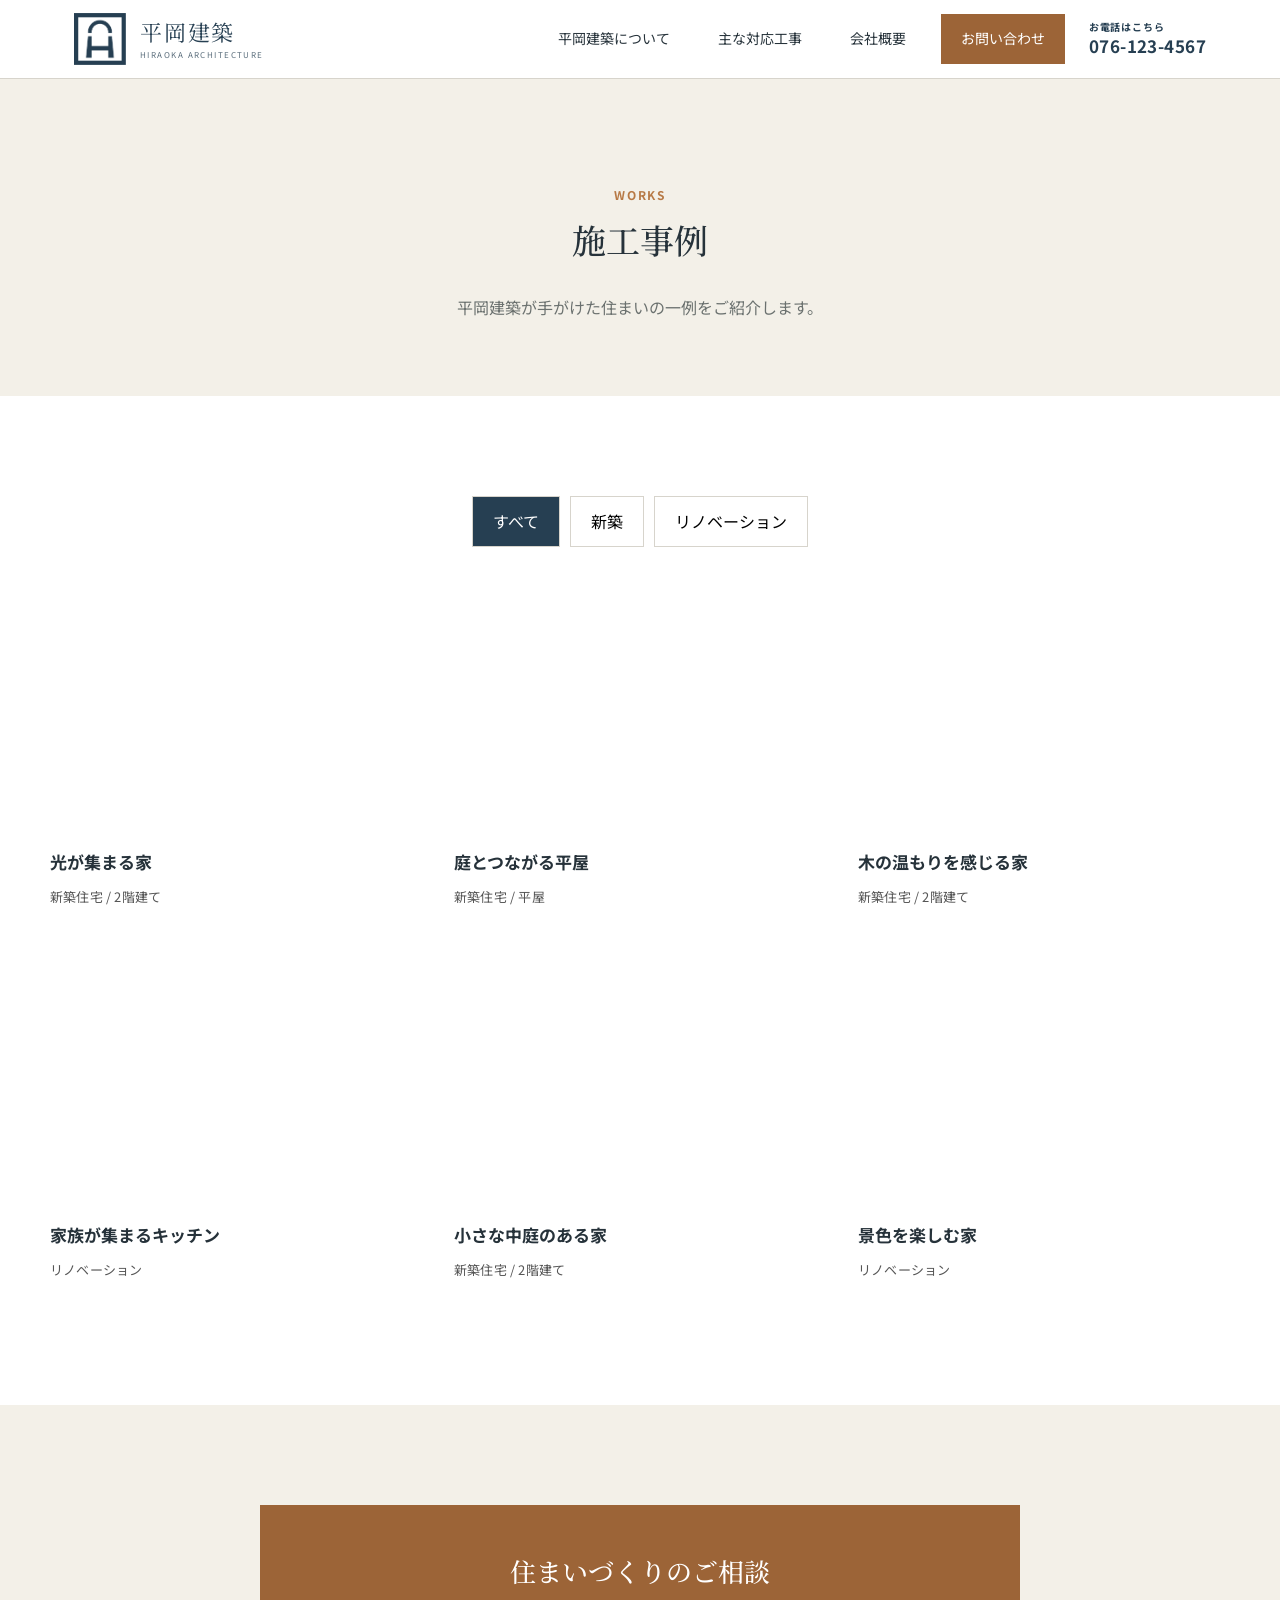
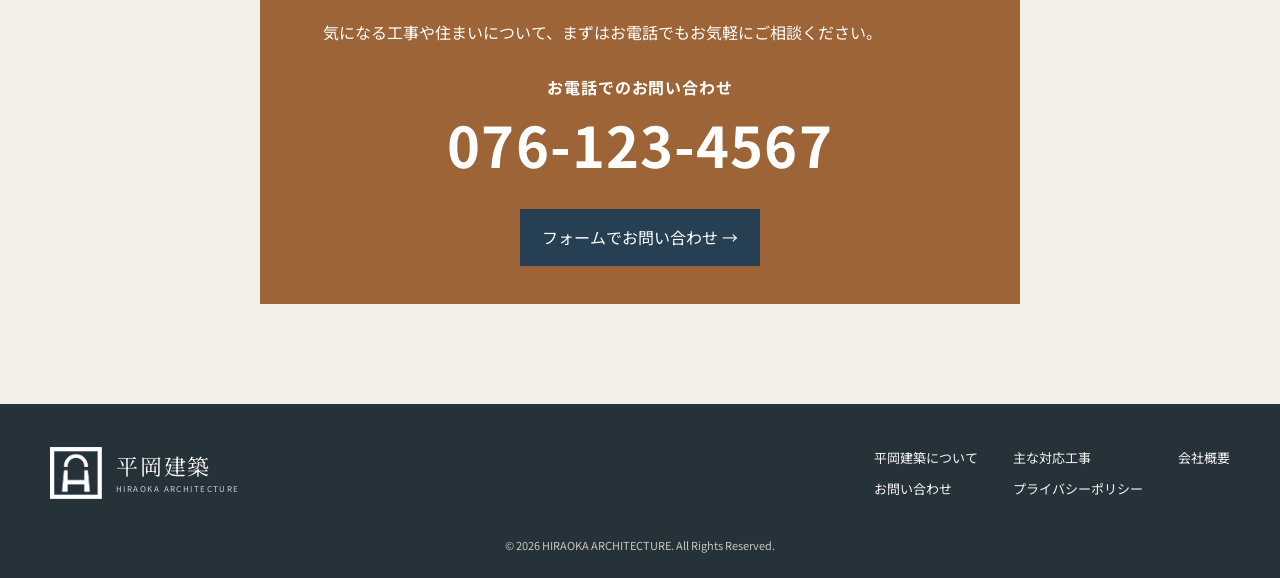
<file: sites/hiraoka/works.html>
<!DOCTYPE html>
<html lang="ja">
<head>
  <meta charset="UTF-8"><meta name="viewport" content="width=device-width, initial-scale=1.0">
  <title>施工事例｜平岡建築</title>
  <link rel="preconnect" href="https://fonts.googleapis.com"><link rel="preconnect" href="https://fonts.gstatic.com" crossorigin>
  <link href="https://fonts.googleapis.com/css2?family=Noto+Sans+JP:wght@400;500;700&family=Noto+Serif+JP:wght@500;600&display=swap" rel="stylesheet">
  <link rel="stylesheet" href="css/style.css">
</head>
<body>
<header class="site-header"><div class="header-inner"><a class="brand" href="index.html"><span class="brand-mark" aria-hidden="true"><img src="img/klogo.png" alt=""></span><span class="brand-text"><span class="brand-name">平岡建築</span><small>HIRAOKA ARCHITECTURE</small></span></a><nav class="global-nav">
      <a href="index.html#about">平岡建築について</a>
      <div class="nav-dropdown">
        <a class="nav-dropdown-trigger" href="services.html">主な対応工事</a>
        <div class="nav-dropdown-menu">
          <a href="services.html#architecture">建築工事</a>
          <a href="services.html#carpentry">大工工事</a>
          <a href="services.html#roof">屋根工事</a>
          <a href="services.html#tile">タイル・れんが・ブロック工事</a>
          <a href="services.html#interior">内装仕上工事</a>
        </div>
      </div>
      <a href="company.html#profile">会社概要</a>
      <a class="nav-contact" href="company.html#contact">お問い合わせ</a>
    </nav>
      <div class="header-actions">
        <a class="header-phone" href="tel:0761234567" aria-label="平岡建築へ電話する"><small>お電話はこちら</small><strong>076-123-4567</strong></a>
        <button class="menu-btn" type="button" aria-label="メニューを開く" aria-expanded="false"><span></span><span></span><span></span></button>
      </div></div></header>
<main>
<section class="sub-hero"><p class="section-en">WORKS</p><h1>施工事例</h1><p>平岡建築が手がけた住まいの一例をご紹介します。</p></section>
<section class="section"><div class="section-inner"><div class="filter-buttons"><button class="is-active" data-filter="all">すべて</button><button data-filter="new">新築</button><button data-filter="renovation">リノベーション</button></div>
<div class="works-grid works-page-grid">
<article class="work-card modal-trigger" data-image="https://images.unsplash.com/photo-1763312223638-5fb9f05ce4c0?auto=format&fit=crop&fm=jpg&ixid=M3wxMjA3fDB8MHxwaG90by1wYWdlfHx8fGVufDB8fHx8fA%3D%3D&ixlib=rb-4.1.0&q=60&w=3000" data-category="new" data-title="光が集まる家"><div class="site-photo work-photo" style="background-image:url('https://images.unsplash.com/photo-1763312223638-5fb9f05ce4c0?auto=format&fit=crop&fm=jpg&ixid=M3wxMjA3fDB8MHxwaG90by1wYWdlfHx8fGVufDB8fHx8fA%3D%3D&ixlib=rb-4.1.0&q=60&w=3000')"></div><h3>光が集まる家</h3><p>新築住宅 / 2階建て</p></article>
<article class="work-card modal-trigger" data-image="https://images.unsplash.com/photo-1771743079102-da14265de3f8?auto=format&fit=crop&fm=jpg&ixid=M3wxMjA3fDB8MHxwaG90by1wYWdlfHx8fGVufDB8fHx8fA%3D%3D&ixlib=rb-4.1.0&q=60&w=3000" data-category="new" data-title="庭とつながる平屋"><div class="site-photo work-photo" style="background-image:url('https://images.unsplash.com/photo-1771743079102-da14265de3f8?auto=format&fit=crop&fm=jpg&ixid=M3wxMjA3fDB8MHxwaG90by1wYWdlfHx8fGVufDB8fHx8fA%3D%3D&ixlib=rb-4.1.0&q=60&w=3000')"></div><h3>庭とつながる平屋</h3><p>新築住宅 / 平屋</p></article>
<article class="work-card modal-trigger" data-image="https://images.unsplash.com/photo-1618221195710-dd6b41faaea6?auto=format&fit=crop&fm=jpg&ixid=M3wxMjA3fDB8MHxwaG90by1wYWdlfHx8fGVufDB8fHx8fA%3D%3D&ixlib=rb-4.1.0&q=60&w=3000" data-category="new" data-title="木の温もりを感じる家"><div class="site-photo work-photo" style="background-image:url('https://images.unsplash.com/photo-1618221195710-dd6b41faaea6?auto=format&fit=crop&fm=jpg&ixid=M3wxMjA3fDB8MHxwaG90by1wYWdlfHx8fGVufDB8fHx8fA%3D%3D&ixlib=rb-4.1.0&q=60&w=3000')"></div><h3>木の温もりを感じる家</h3><p>新築住宅 / 2階建て</p></article>
<article class="work-card modal-trigger" data-image="https://images.unsplash.com/photo-1502005097973-6a7082348e28?auto=format&fit=crop&fm=jpg&ixid=M3wxMjA3fDB8MHxwaG90by1wYWdlfHx8fGVufDB8fHx8fA%3D%3D&ixlib=rb-4.1.0&q=60&w=3000" data-category="renovation" data-title="家族が集まるキッチン"><div class="site-photo work-photo" style="background-image:url('https://images.unsplash.com/photo-1502005097973-6a7082348e28?auto=format&fit=crop&fm=jpg&ixid=M3wxMjA3fDB8MHxwaG90by1wYWdlfHx8fGVufDB8fHx8fA%3D%3D&ixlib=rb-4.1.0&q=60&w=3000')"></div><h3>家族が集まるキッチン</h3><p>リノベーション</p></article>
<article class="work-card modal-trigger" data-image="https://images.unsplash.com/photo-1769921359929-af35d337f759?auto=format&fit=crop&fm=jpg&ixid=M3wxMjA3fDB8MHxwaG90by1wYWdlfHx8fGVufDB8fHx8fA%3D%3D&ixlib=rb-4.1.0&q=60&w=3000" data-category="new" data-title="小さな中庭のある家"><div class="site-photo work-photo" style="background-image:url('https://images.unsplash.com/photo-1769921359929-af35d337f759?auto=format&fit=crop&fm=jpg&ixid=M3wxMjA3fDB8MHxwaG90by1wYWdlfHx8fGVufDB8fHx8fA%3D%3D&ixlib=rb-4.1.0&q=60&w=3000')"></div><h3>小さな中庭のある家</h3><p>新築住宅 / 2階建て</p></article>
<article class="work-card modal-trigger" data-image="https://images.unsplash.com/photo-1615529179035-e760f6a2dcee?auto=format&fit=crop&fm=jpg&ixid=M3wxMjA3fDB8MHxwaG90by1wYWdlfHx8fGVufDB8fHx8fA%3D%3D&ixlib=rb-4.1.0&q=60&w=3000" data-category="renovation" data-title="景色を楽しむ家"><div class="site-photo work-photo" style="background-image:url('https://images.unsplash.com/photo-1615529179035-e760f6a2dcee?auto=format&fit=crop&fm=jpg&ixid=M3wxMjA3fDB8MHxwaG90by1wYWdlfHx8fGVufDB8fHx8fA%3D%3D&ixlib=rb-4.1.0&q=60&w=3000')"></div><h3>景色を楽しむ家</h3><p>リノベーション</p></article>
</div></div></section>
<section class="section section-soft"><div class="section-inner contact-panel wide"><h2>住まいづくりのご相談</h2><p>気になる工事や住まいについて、まずはお電話でもお気軽にご相談ください。</p><div class="phone-priority"><span class="phone-label">お電話でのお問い合わせ</span><a class="phone-number" href="tel:0761234567">076-123-4567</a></div><a class="btn btn-primary" href="company.html#contact">フォームでお問い合わせ →</a></div></section>
</main>
<div class="modal" aria-hidden="true"><div class="modal-backdrop"></div><div class="modal-content" role="dialog" aria-modal="true" aria-labelledby="modalTitle"><div class="modal-head"><h2 id="modalTitle" class="modal-title">施工事例</h2><button class="modal-close" type="button" aria-label="閉じる">×</button></div><div class="site-photo modal-photo"></div><p class="modal-description">住まいごとの間取りや素材、採光、動線まで丁寧に計画し、暮らし方に合わせた空間をご提案しています。</p></div></div>
<footer class="site-footer"><div class="footer-inner"><a class="brand footer-brand" href="index.html"><span class="brand-mark" aria-hidden="true"><img src="img/klogo-white.png" alt=""></span><span class="brand-text"><span class="brand-name">平岡建築</span><small>HIRAOKA ARCHITECTURE</small></span></a><div class="footer-links"><a href="index.html#about">平岡建築について</a><a href="services.html">主な対応工事</a><a href="index.html#company">会社概要</a><a href="company.html#contact">お問い合わせ</a><a href="company.html#privacy">プライバシーポリシー</a></div></div><p class="copyright">© 2026 HIRAOKA ARCHITECTURE. All Rights Reserved.</p></footer>
<button class="page-top" type="button" aria-label="ページ上部へ戻る"><span aria-hidden="true"></span></button><script src="js/script.js"></script>
</body></html>
</file>
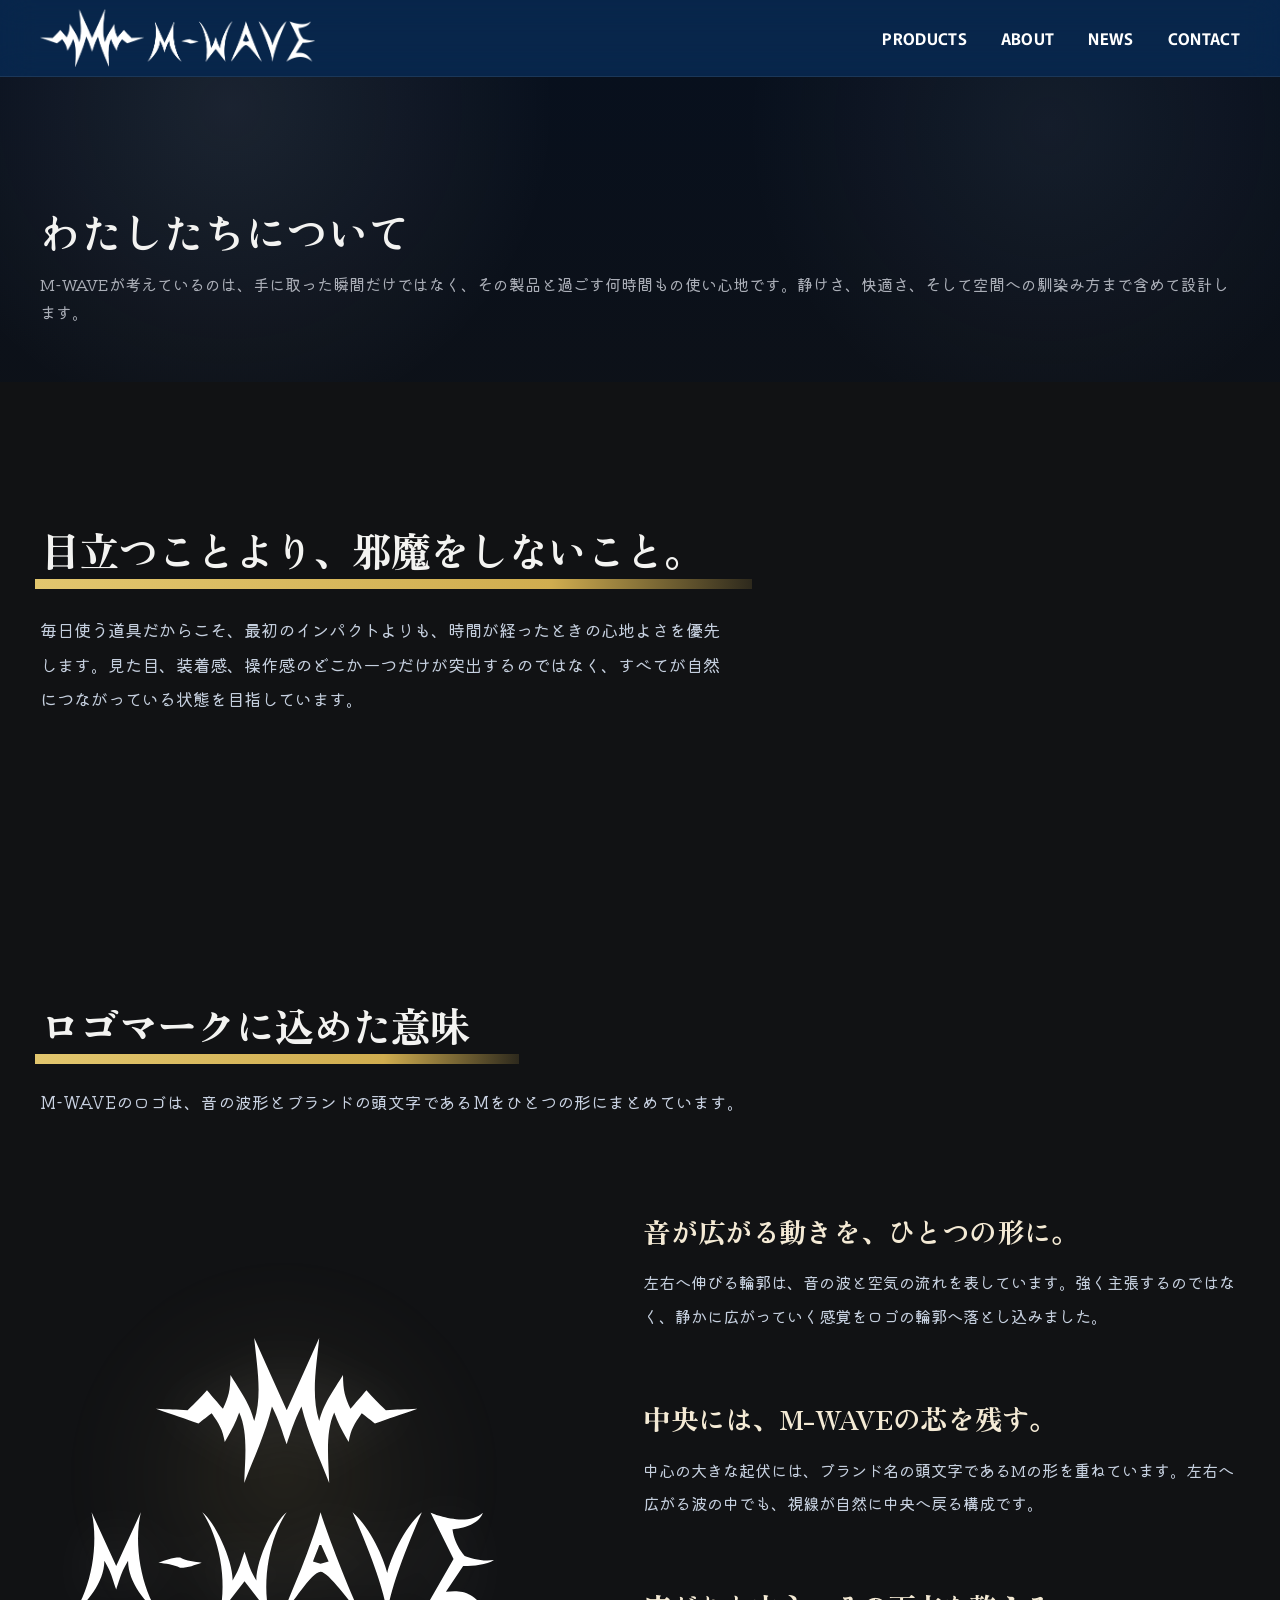
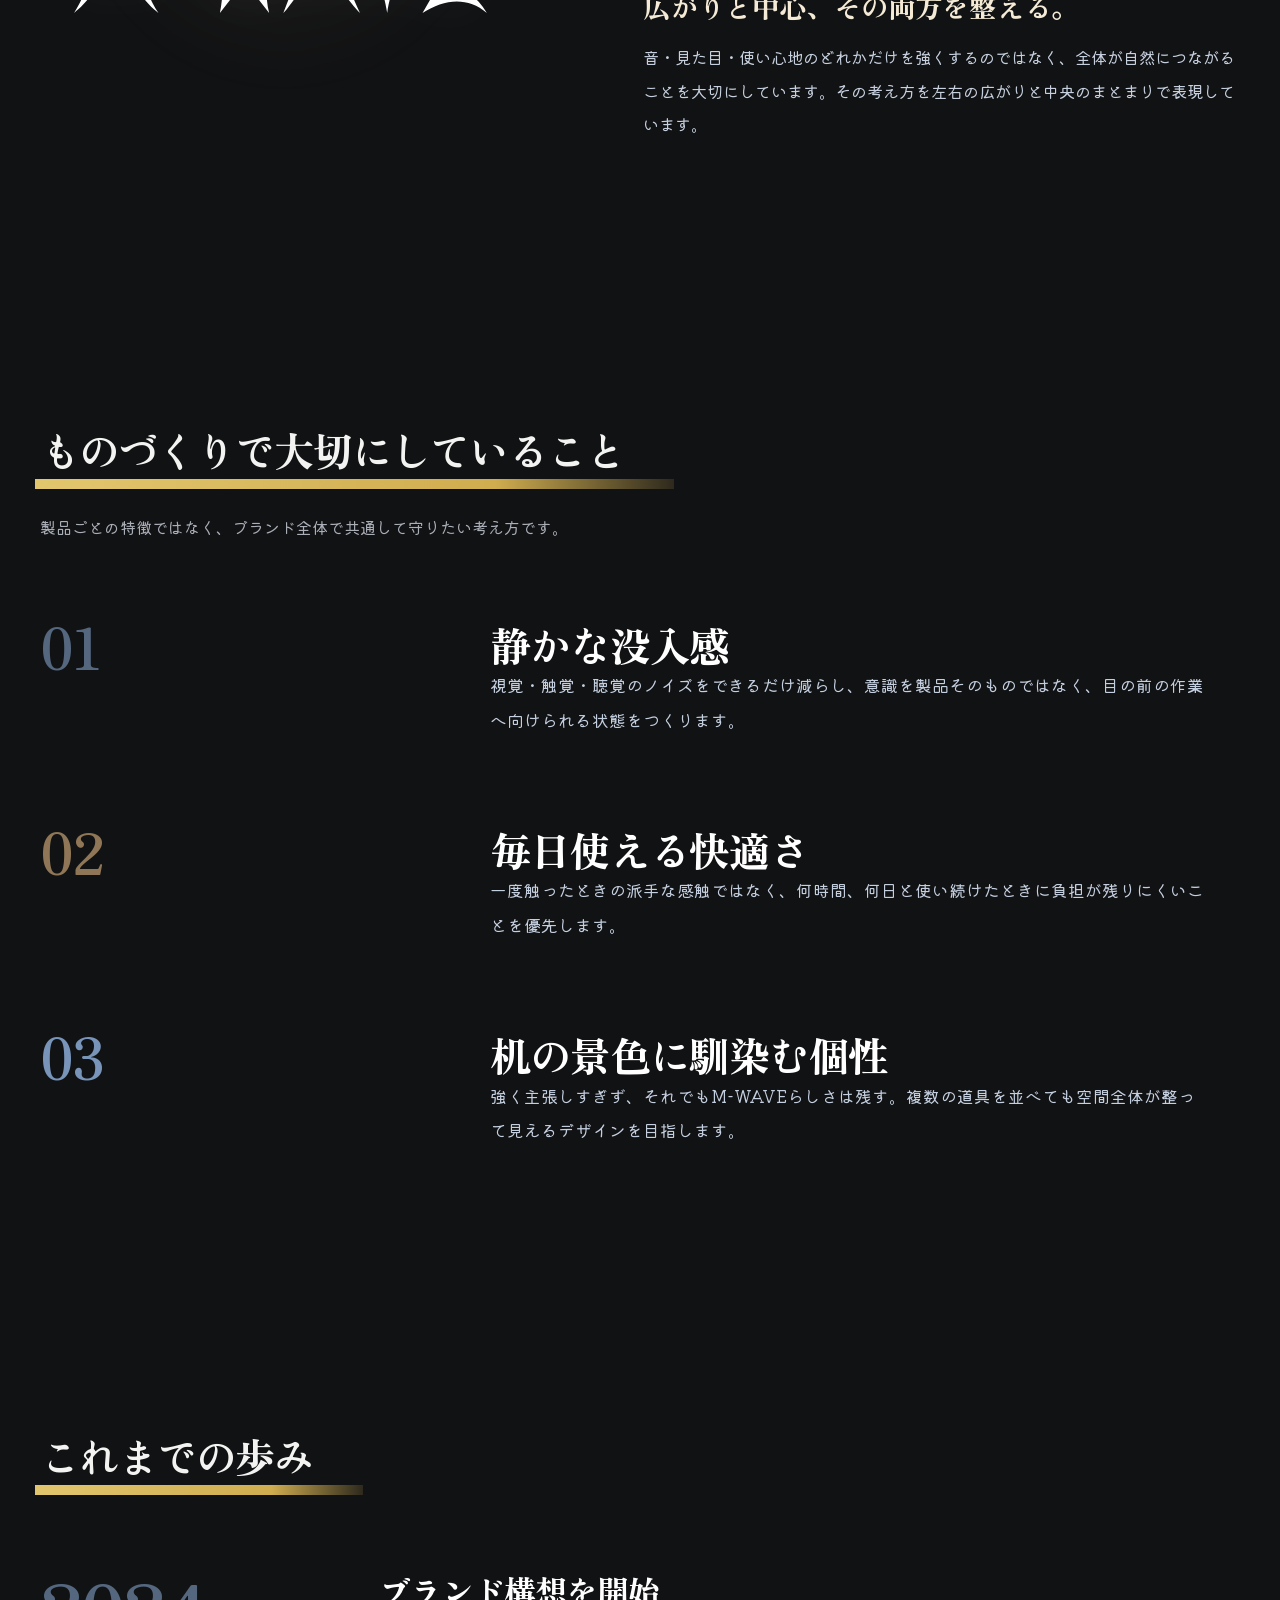
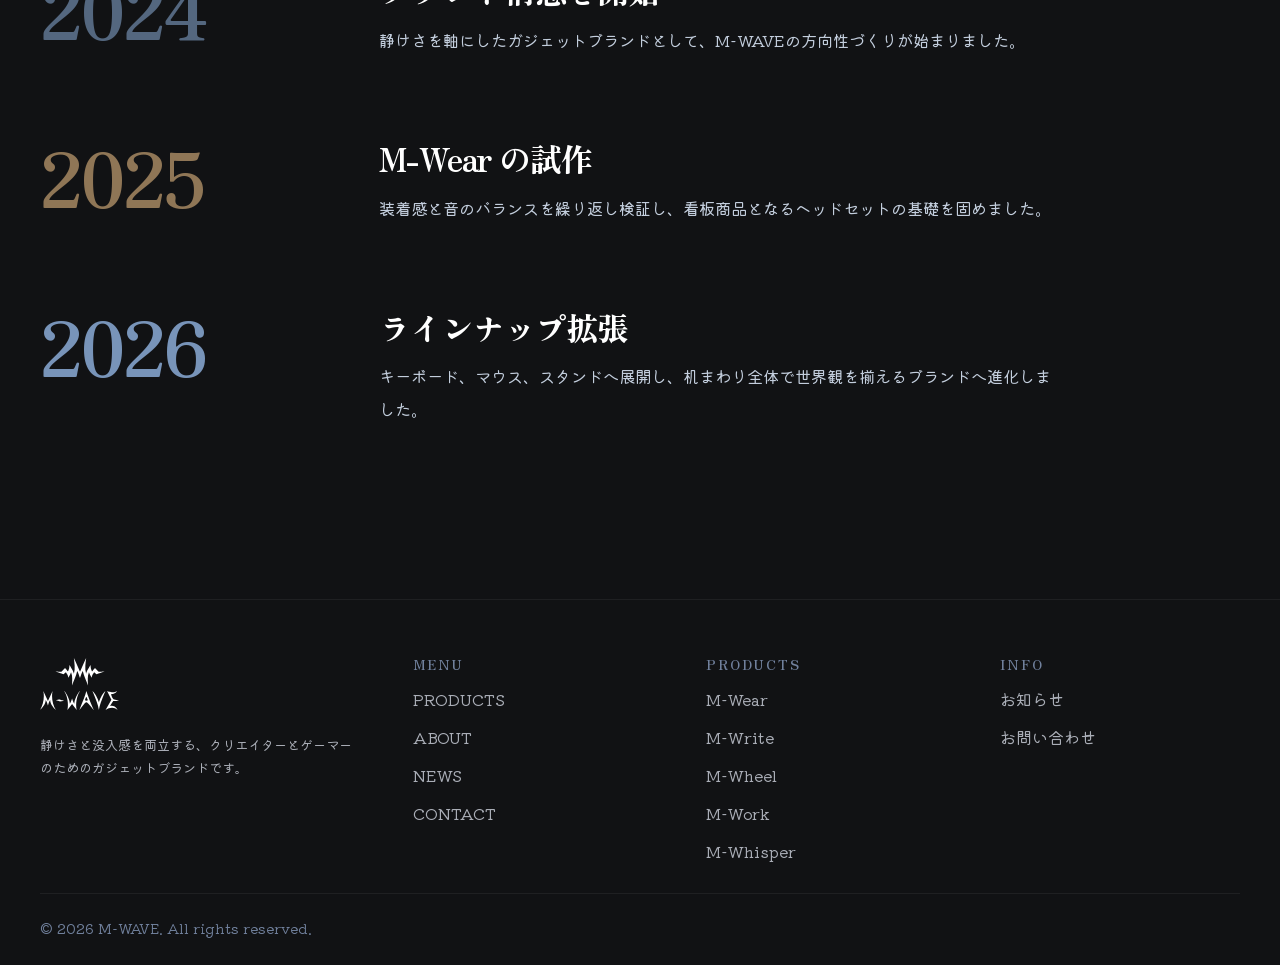
<file: sites/m-wave/about.html>
<!DOCTYPE html>
<html lang="ja">
<head>
<meta charset="UTF-8">
<meta name="viewport" content="width=device-width, initial-scale=1.0">
<title>ABOUT | M-WAVE</title>
<meta name="description" content="M-WAVEのブランドの意味と価値観をご紹介します。">
<link rel="preconnect" href="https://fonts.googleapis.com">
<link rel="preconnect" href="https://fonts.gstatic.com" crossorigin>
<link href="https://fonts.googleapis.com/css2?family=Murecho:wght@400;500;700;800&family=Noto+Sans+JP:wght@400;500;700&family=Kiwi+Maru&family=Zen+Antique+Soft&display=swap" rel="stylesheet">
<link rel="stylesheet" href="css/style.css">
</head>
<body class="about-page">
<div class="site-loader" id="site-loader" aria-hidden="true">
  <div class="loader-inner">
    <div class="loader-logo" aria-label="M-WAVE">
      <svg class="loader-logo-track" viewBox="0 0 116.79 64.9" xmlns="http://www.w3.org/2000/svg">
        <path d="M102.68,32.35c-3.85-3.82-5.62-5.5-8.67-8.98-3.08,3.64-4.53,5.27-7.13,8.34-2.58-5.6-3.26-7.94-3.35-15.13-6.89,10.98-8.52,13.28-10.64,20.61-3.78-11.81-1.05-25.24,0-37.19-4.88,10.77-9.62,21.61-14.5,32.38-4.88-10.77-9.63-21.6-14.5-32.38,1.06,11.95,3.79,25.38,0,37.19-2.12-7.33-3.75-9.62-10.64-20.61-.09,7.19-.77,9.53-3.35,15.13-2.6-3.07-4.05-4.69-7.13-8.34-3.05,3.48-4.82,5.16-8.67,8.98-5.13-.21-7.92-.33-14.12-.6,8.69,3.06,12.45,4.3,19,6.59,2.49-1.95,3.67-2.86,5.9-4.59,3.42,4.98,4.76,7.07,5.84,12.84,3.7-6.32,4.75-8.62,6.45-13.17,4.18,9.2,2.47,22.03,2.24,31.48,4.34-11.19,9.55-22.49,12.37-34.21,2.87,5.79,3.44,7.57,6.58,16.91,3.16-9.34,3.73-11.12,6.62-16.91,2.83,11.73,8.03,23.02,12.37,34.21-.23-9.46-1.94-22.28,2.24-31.48,1.7,4.55,2.75,6.84,6.45,13.17,1.08-5.77,2.42-7.85,5.84-12.84,2.23,1.73,3.42,2.64,5.91,4.59,6.54-2.29,10.3-3.53,19-6.59-6.2.27-8.99.38-14.12.6Z"/>
      </svg>
      <svg class="loader-logo-fill" viewBox="0 0 116.79 64.9" xmlns="http://www.w3.org/2000/svg">
        <defs>
          <linearGradient id="loaderGrad" x1="0" y1="0" x2="1" y2="0">
            <stop offset="0%" stop-color="#ffffff"/>
            <stop offset="50%" stop-color="#c7d6ee"/>
            <stop offset="100%" stop-color="#7b8fb0"/>
          </linearGradient>
        </defs>
        <path fill="url(#loaderGrad)" d="M102.68,32.35c-3.85-3.82-5.62-5.5-8.67-8.98-3.08,3.64-4.53,5.27-7.13,8.34-2.58-5.6-3.26-7.94-3.35-15.13-6.89,10.98-8.52,13.28-10.64,20.61-3.78-11.81-1.05-25.24,0-37.19-4.88,10.77-9.62,21.61-14.5,32.38-4.88-10.77-9.63-21.6-14.5-32.38,1.06,11.95,3.79,25.38,0,37.19-2.12-7.33-3.75-9.62-10.64-20.61-.09,7.19-.77,9.53-3.35,15.13-2.6-3.07-4.05-4.69-7.13-8.34-3.05,3.48-4.82,5.16-8.67,8.98-5.13-.21-7.92-.33-14.12-.6,8.69,3.06,12.45,4.3,19,6.59,2.49-1.95,3.67-2.86,5.9-4.59,3.42,4.98,4.76,7.07,5.84,12.84,3.7-6.32,4.75-8.62,6.45-13.17,4.18,9.2,2.47,22.03,2.24,31.48,4.34-11.19,9.55-22.49,12.37-34.21,2.87,5.79,3.44,7.57,6.58,16.91,3.16-9.34,3.73-11.12,6.62-16.91,2.83,11.73,8.03,23.02,12.37,34.21-.23-9.46-1.94-22.28,2.24-31.48,1.7,4.55,2.75,6.84,6.45,13.17,1.08-5.77,2.42-7.85,5.84-12.84,2.23,1.73,3.42,2.64,5.91,4.59,6.54-2.29,10.3-3.53,19-6.59-6.2.27-8.99.38-14.12.6Z"/>
      </svg>
    </div>
  </div>
</div>

<header class="site-header">
  <div class="container header-inner">
    <a href="index.html" class="logo" aria-label="M-WAVE HOME"><img src="img/header-logo.webp" alt="M-WAVE" class="logo-combined"></a>
    <nav class="main-nav" id="main-nav">
      <ul>
        <li><a href="products.html">PRODUCTS</a></li>
        <li><a href="about.html" aria-current="page">ABOUT</a></li>
        <li><a href="news.html">NEWS</a></li>
        <li><a href="contact.html">CONTACT</a></li>
      </ul>
    </nav>
    <button class="menu-toggle" id="menu-toggle" aria-label="メニューを開く" aria-expanded="false" aria-controls="main-nav"><span></span><span></span><span></span></button>
  </div>
</header>
<main>
  <section class="page-intro about-page-intro" data-snap-target=".page-intro-inner" data-snap-top="72">
    <div class="page-intro-backdrop" aria-hidden="true"></div>
    <div class="container page-intro-inner reveal">
      <h1>わたしたちについて</h1>
      <p>M-WAVEが考えているのは、手に取った瞬間だけではなく、その製品と過ごす何時間もの使い心地です。静けさ、快適さ、そして空間への馴染み方まで含めて設計します。</p>
    </div>
  </section>

  <section class="section" data-snap-target=".container" data-snap-top="64">
    <div class="container">
      <div class="about-principle reveal">
        <h2 class="section-title">目立つことより、邪魔をしないこと。</h2>
        <p>毎日使う道具だからこそ、最初のインパクトよりも、時間が経ったときの心地よさを優先します。見た目、装着感、操作感のどこか一つだけが突出するのではなく、すべてが自然につながっている状態を目指しています。</p>
      </div>
    </div>
  </section>

  <section class="section logo-story-section" data-snap-target=".container" data-snap-top="64">
    <div class="container">
      <div class="logo-story-intro reveal">
        <h2 class="section-title">ロゴマークに込めた意味</h2>
        <p>M-WAVEのロゴは、音の波形とブランドの頭文字であるMをひとつの形にまとめています。</p>
      </div>

      <div class="logo-story-editorial">
        <div class="logo-story-hero reveal">
          <img src="img/logoue.svg" alt="M-WAVE ロゴマーク">
        </div>
        <div class="logo-story-sequence">
          <article class="logo-story-row reveal">
            <h3>音が広がる動きを、ひとつの形に。</h3>
            <p>左右へ伸びる輪郭は、音の波と空気の流れを表しています。強く主張するのではなく、静かに広がっていく感覚をロゴの輪郭へ落とし込みました。</p>
          </article>
          <article class="logo-story-row reveal reveal-delay-1">
            <h3>中央には、M-WAVEの芯を残す。</h3>
            <p>中心の大きな起伏には、ブランド名の頭文字であるMの形を重ねています。左右へ広がる波の中でも、視線が自然に中央へ戻る構成です。</p>
          </article>
          <article class="logo-story-row reveal reveal-delay-2">
            <h3>広がりと中心、その両方を整える。</h3>
            <p>音・見た目・使い心地のどれかだけを強くするのではなく、全体が自然につながることを大切にしています。その考え方を左右の広がりと中央のまとまりで表現しています。</p>
          </article>
        </div>
      </div>
    </div>
  </section>

  <section class="section" data-snap-target=".container" data-snap-top="64">
    <div class="container">
      <div class="section-head reveal">
        <h2 class="section-title">ものづくりで大切にしていること</h2>
        <p>製品ごとの特徴ではなく、ブランド全体で共通して守りたい考え方です。</p>
      </div>
      <div class="about-values-editorial">
        <article class="about-value-row reveal"><div class="about-value-index">01</div><div><h3>静かな没入感</h3><p>視覚・触覚・聴覚のノイズをできるだけ減らし、意識を製品そのものではなく、目の前の作業へ向けられる状態をつくります。</p></div></article>
        <article class="about-value-row reveal reveal-delay-1"><div class="about-value-index">02</div><div><h3>毎日使える快適さ</h3><p>一度触ったときの派手な感触ではなく、何時間、何日と使い続けたときに負担が残りにくいことを優先します。</p></div></article>
        <article class="about-value-row reveal reveal-delay-2"><div class="about-value-index">03</div><div><h3>机の景色に馴染む個性</h3><p>強く主張しすぎず、それでもM-WAVEらしさは残す。複数の道具を並べても空間全体が整って見えるデザインを目指します。</p></div></article>
      </div>
    </div>
  </section>

  <section class="section" data-snap-target=".container" data-snap-top="64">
    <div class="container">
      <div class="section-head reveal"><h2 class="section-title">これまでの歩み</h2></div>
      <div class="brand-history reveal">
        <article class="brand-history-row reveal"><div class="brand-history-year">2024</div><div><h3>ブランド構想を開始</h3><p>静けさを軸にしたガジェットブランドとして、M-WAVEの方向性づくりが始まりました。</p></div></article>
        <article class="brand-history-row reveal reveal-delay-1"><div class="brand-history-year">2025</div><div><h3>M-Wear の試作</h3><p>装着感と音のバランスを繰り返し検証し、看板商品となるヘッドセットの基礎を固めました。</p></div></article>
        <article class="brand-history-row reveal reveal-delay-2"><div class="brand-history-year">2026</div><div><h3>ラインナップ拡張</h3><p>キーボード、マウス、スタンドへ展開し、机まわり全体で世界観を揃えるブランドへ進化しました。</p></div></article>
      </div>
    </div>
  </section>
</main>

<footer class="site-footer">
  <div class="container footer-grid">
    <div class="footer-brand">
      <a href="index.html" class="logo footer-logo" aria-label="M-WAVE HOME"><img src="img/logoue.svg" alt="M-WAVE" class="logo-combined"></a>
      <p>静けさと没入感を両立する、クリエイターとゲーマーのためのガジェットブランドです。</p>
    </div>
    <div class="footer-col">
      <h4>MENU</h4>
      <ul>
        <li><a href="products.html">PRODUCTS</a></li>
        <li><a href="about.html">ABOUT</a></li>
        <li><a href="news.html">NEWS</a></li>
        <li><a href="contact.html">CONTACT</a></li>
      </ul>
    </div>
    <div class="footer-col">
      <h4>PRODUCTS</h4>
      <ul>
        <li><a href="products.html#headset">M-Wear</a></li>
        <li><a href="products.html#keyboard">M-Write</a></li>
        <li><a href="products.html#mouse">M-Wheel</a></li>
        <li><a href="products.html#stand">M-Work</a></li>
        <li><a href="products.html#earbuds">M-Whisper</a></li>
      </ul>
    </div>
    <div class="footer-col">
      <h4>INFO</h4>
      <ul>
        <li><a href="news.html">お知らせ</a></li>
        <li><a href="contact.html">お問い合わせ</a></li>
      </ul>
    </div>
  </div>
  <div class="container footer-bottom">
    <span>&copy; 2026 M-WAVE. All rights reserved.</span>
  </div>
</footer>
<button class="back-to-top" id="back-to-top" aria-label="ページトップへ戻る"><img src="img/top.webp" alt="" class="back-to-top-icon"></button><script src="js/main.js"></script></body></html>
</file>
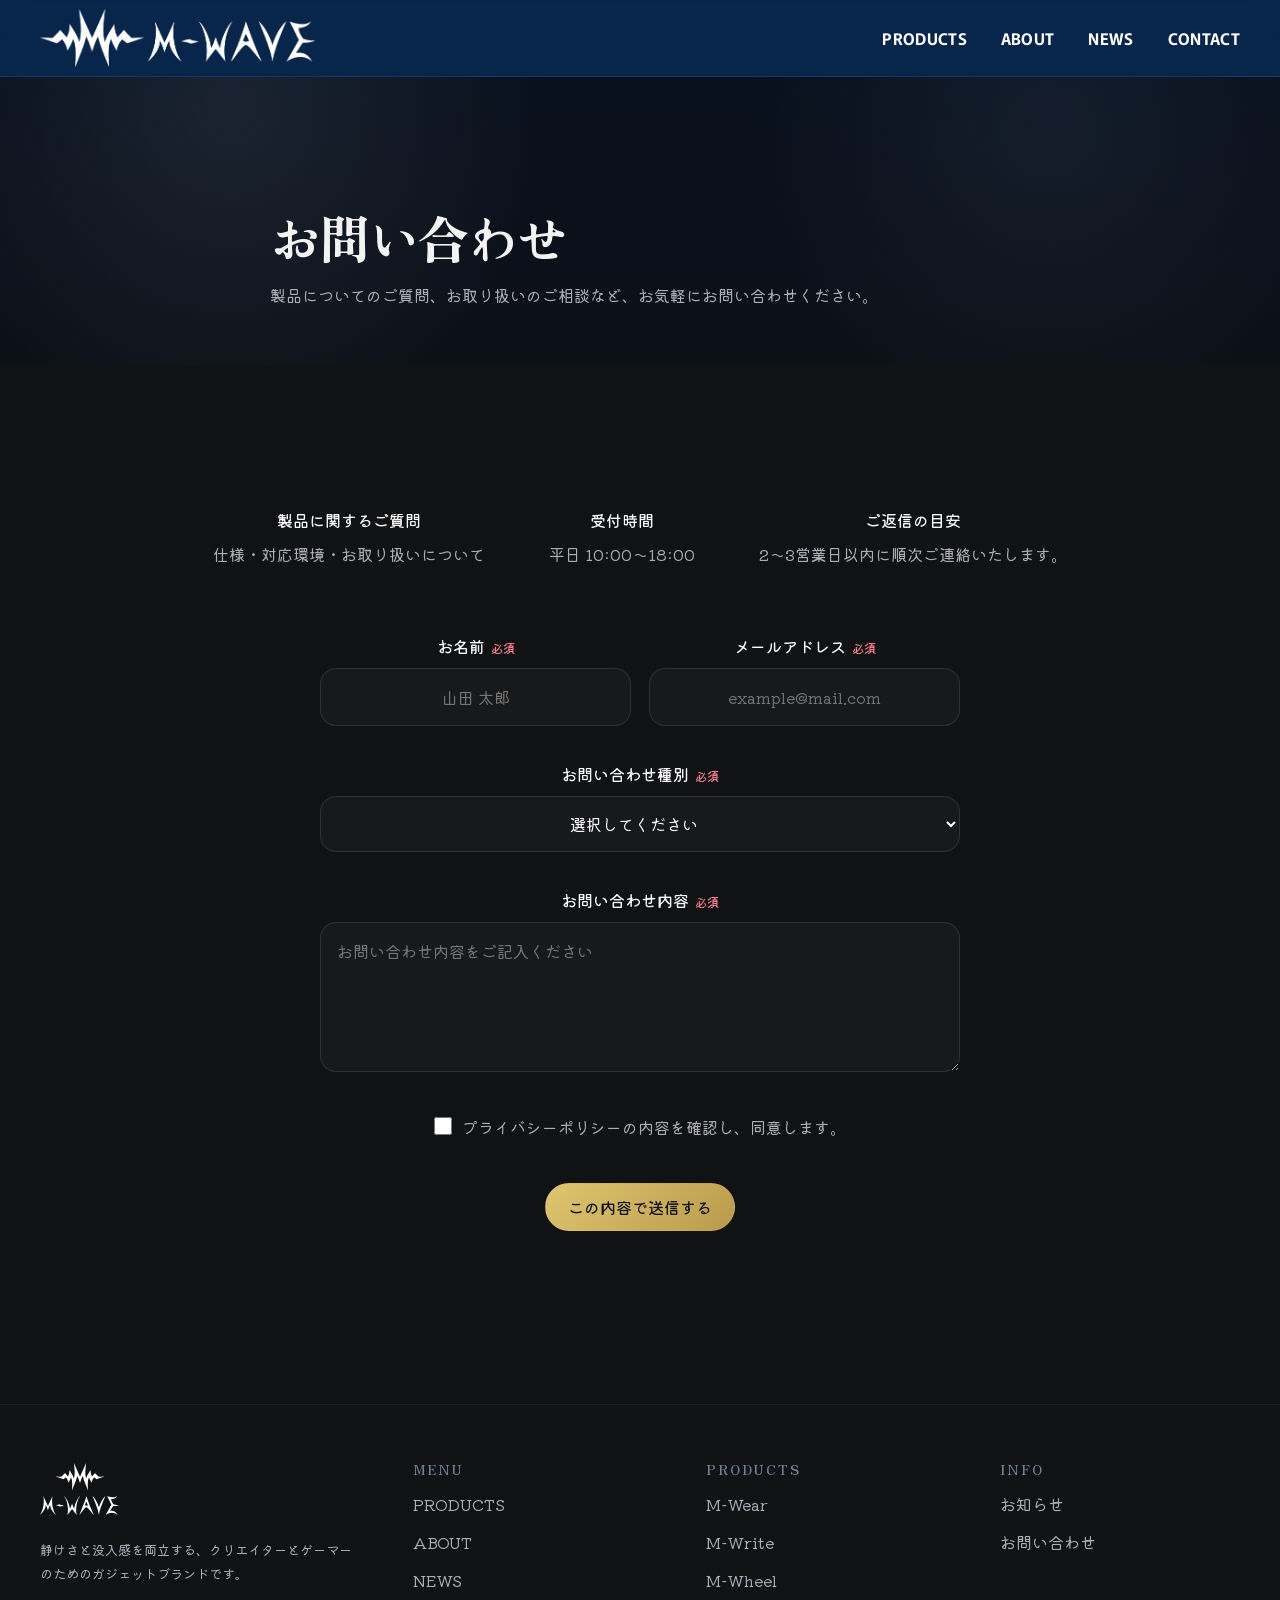
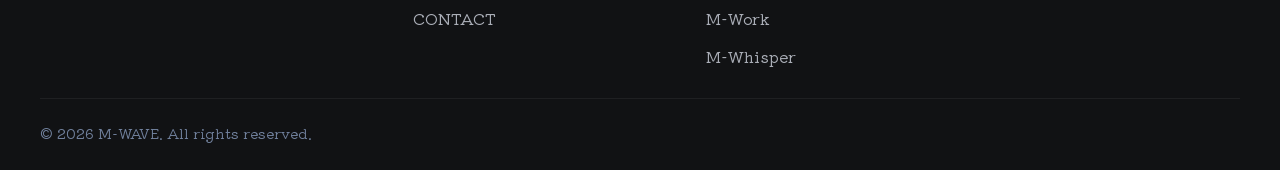
<file: sites/m-wave/contact.html>
<!DOCTYPE html>
<html lang="ja">
<head>
<meta charset="UTF-8">
<meta name="viewport" content="width=device-width, initial-scale=1.0">
<title>CONTACT | M-WAVE</title>
<meta name="description" content="M-WAVEへのお問い合わせはこちらから。">
<link rel="preconnect" href="https://fonts.googleapis.com">
<link rel="preconnect" href="https://fonts.gstatic.com" crossorigin>
<link href="https://fonts.googleapis.com/css2?family=Murecho:wght@400;500;700;800&family=Noto+Sans+JP:wght@400;500;700&family=Kiwi+Maru&family=Zen+Antique+Soft&display=swap" rel="stylesheet">
<link rel="stylesheet" href="css/style.css">
</head>
<body>

<header class="site-header">
  <div class="container header-inner">
    <a href="index.html" class="logo" aria-label="M-WAVE HOME"><img src="img/header-logo.webp" alt="M-WAVE" class="logo-combined"></a>
    <nav class="main-nav" id="main-nav">
      <ul>
        <li><a href="products.html">PRODUCTS</a></li>
        <li><a href="about.html">ABOUT</a></li>
        <li><a href="news.html">NEWS</a></li>
        <li><a href="contact.html" aria-current="page">CONTACT</a></li>
      </ul>
    </nav>
    <button class="menu-toggle" id="menu-toggle" aria-label="メニューを開く" aria-expanded="false" aria-controls="main-nav"><span></span><span></span><span></span></button>
  </div>
</header>
<main>
  <section class="page-intro" data-snap-target=".page-intro-inner" data-snap-top="72">
    <div class="page-intro-backdrop" aria-hidden="true"></div>
    <div class="container page-intro-inner reveal">
      
      <h1>お問い合わせ</h1>
      <p>製品についてのご質問、お取り扱いのご相談など、お気軽にお問い合わせください。</p>
    </div>
  </section>
  <section class="section" data-snap-target=".contact-layout" data-snap-top="86">
    <div class="container contact-layout">
      <div class="contact-info reveal">
        <div class="contact-info-item"><strong>製品に関するご質問</strong><span>仕様・対応環境・お取り扱いについて</span></div>
        <div class="contact-info-item"><strong>受付時間</strong><span>平日 10:00〜18:00</span></div>
        <div class="contact-info-item"><strong>ご返信の目安</strong><span>2〜3営業日以内に順次ご連絡いたします。</span></div>
      </div>
      <div class="contact-form-wrap reveal">
        <div class="form-success" id="form-success" role="status"><span>✓</span><span>お問い合わせを受け付けました。ご入力ありがとうございました。</span></div>
        <form id="contact-form" novalidate>
          <div class="form-row">
            <div class="form-group" id="group-name"><label for="name">お名前<span class="required">必須</span></label><input type="text" id="name" name="name" placeholder="山田 太郎"><p class="form-error">お名前を入力してください。</p></div>
            <div class="form-group" id="group-email"><label for="email">メールアドレス<span class="required">必須</span></label><input type="email" id="email" name="email" placeholder="example@mail.com"><p class="form-error">正しいメールアドレスを入力してください。</p></div>
          </div>
          <div class="form-group" id="group-subject"><label for="subject">お問い合わせ種別<span class="required">必須</span></label><select id="subject" name="subject"><option value="" selected disabled hidden>選択してください</option><option value="product">製品について</option><option value="stock">在庫・お取り扱いについて</option><option value="press">取材・掲載について</option><option value="other">その他</option></select><p class="form-error">お問い合わせ種別を選択してください。</p></div>
          <div class="form-group" id="group-message"><label for="message">お問い合わせ内容<span class="required">必須</span></label><textarea id="message" name="message" placeholder="お問い合わせ内容をご記入ください"></textarea><p class="form-error">お問い合わせ内容をご記入ください。</p></div>
          <div class="form-group checkbox-group" id="group-agree"><input type="checkbox" id="agree" name="agree"><label for="agree">プライバシーポリシーの内容を確認し、同意します。</label></div>
          <p class="form-error" id="agree-error" style="margin-top:-14px; margin-bottom: 24px;">プライバシーポリシーへの同意が必要です。</p>
          <button type="submit" class="btn btn-primary">この内容で送信する</button>
        </form>
      </div>
    </div>
  </section>
</main>

<footer class="site-footer">
  <div class="container footer-grid">
    <div class="footer-brand">
      <a href="index.html" class="logo footer-logo" aria-label="M-WAVE HOME"><img src="img/logoue.svg" alt="M-WAVE" class="logo-combined"></a>
      <p>静けさと没入感を両立する、クリエイターとゲーマーのためのガジェットブランドです。</p>
    </div>
    <div class="footer-col">
      <h4>MENU</h4>
      <ul>
        <li><a href="products.html">PRODUCTS</a></li>
        <li><a href="about.html">ABOUT</a></li>
        <li><a href="news.html">NEWS</a></li>
        <li><a href="contact.html">CONTACT</a></li>
      </ul>
    </div>
    <div class="footer-col">
      <h4>PRODUCTS</h4>
      <ul>
        <li><a href="products.html#headset">M-Wear</a></li>
        <li><a href="products.html#keyboard">M-Write</a></li>
        <li><a href="products.html#mouse">M-Wheel</a></li>
        <li><a href="products.html#stand">M-Work</a></li>
        <li><a href="products.html#earbuds">M-Whisper</a></li>
      </ul>
    </div>
    <div class="footer-col">
      <h4>INFO</h4>
      <ul>
        <li><a href="news.html">お知らせ</a></li>
        <li><a href="contact.html">お問い合わせ</a></li>
      </ul>
    </div>
  </div>
  <div class="container footer-bottom">
    <span>&copy; 2026 M-WAVE. All rights reserved.</span>
  </div>
</footer>
<button class="back-to-top" id="back-to-top" aria-label="ページトップへ戻る"><img src="img/top.webp" alt="" class="back-to-top-icon"></button><script src="js/main.js"></script></body></html>
</file>
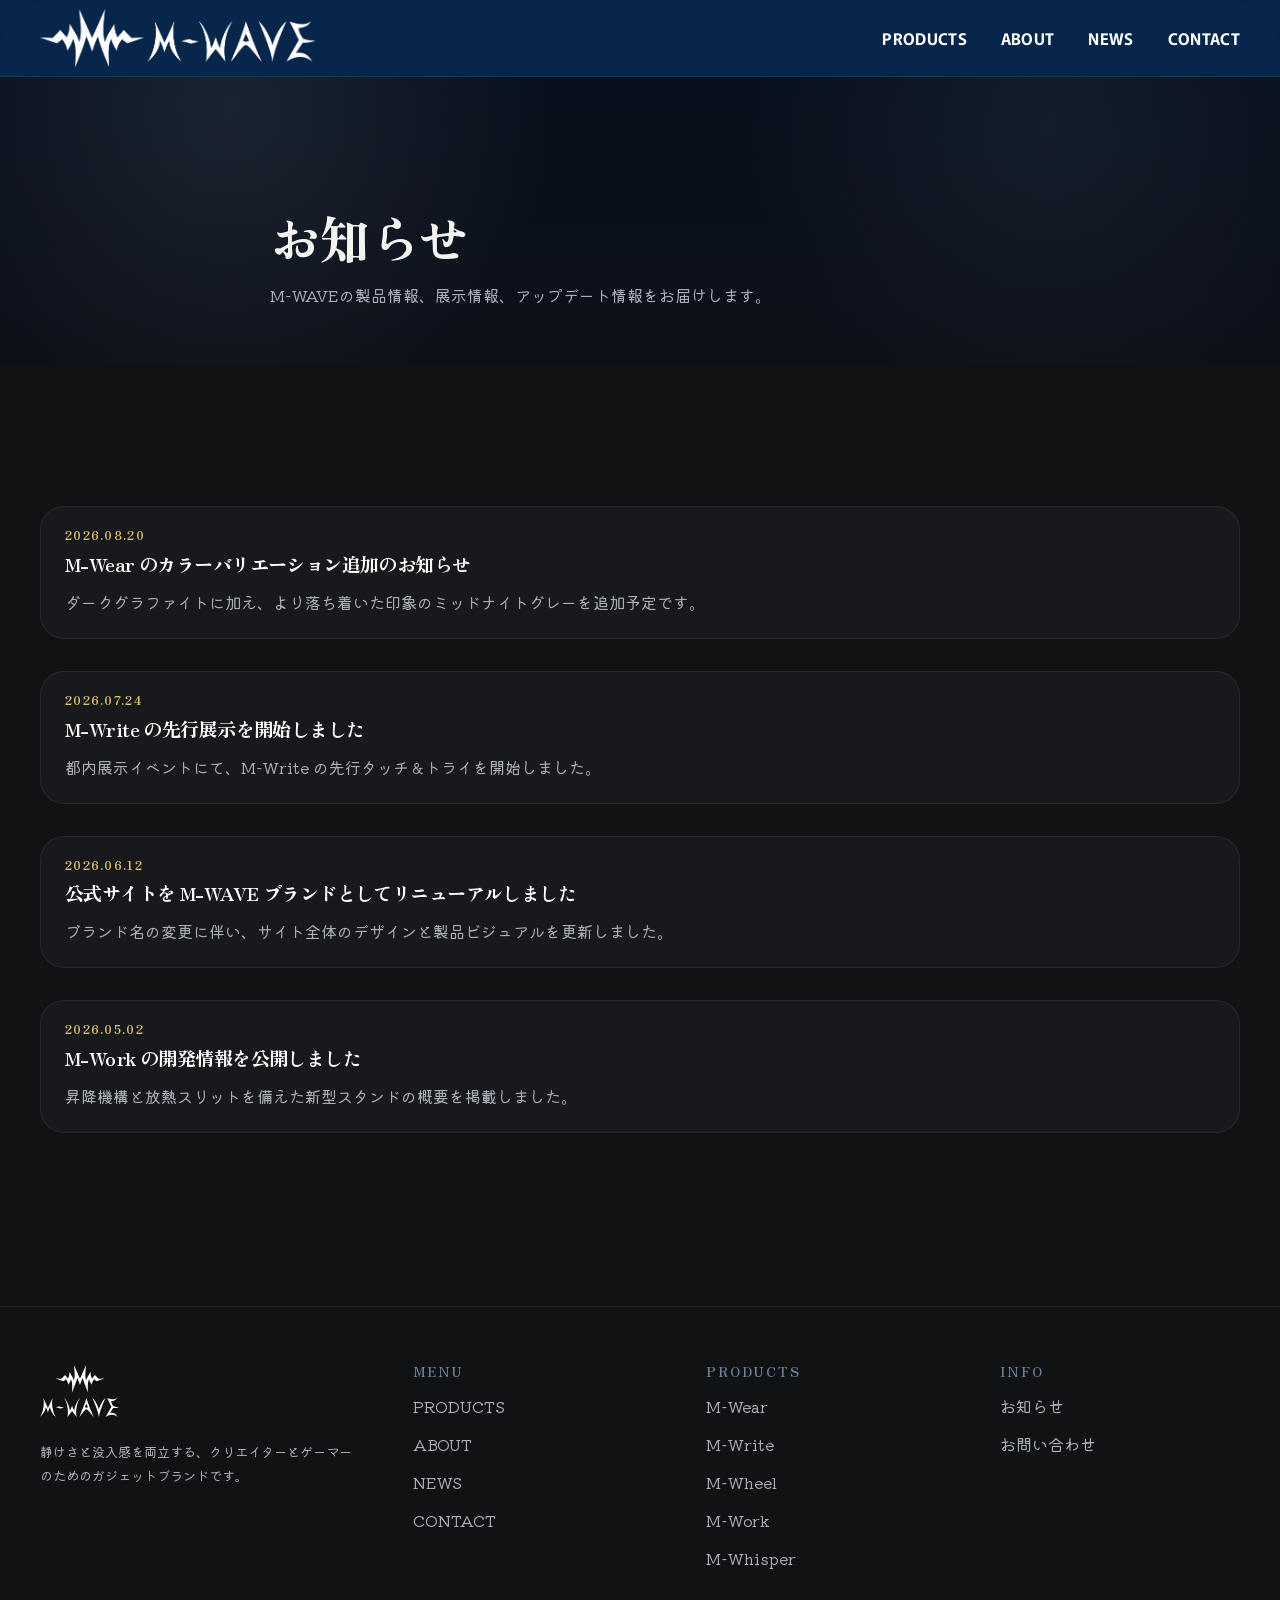
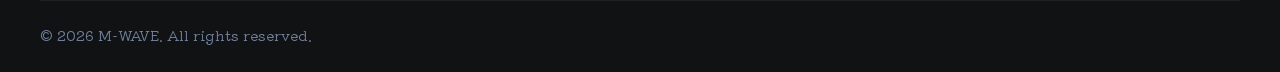
<file: sites/m-wave/news.html>
<!DOCTYPE html>
<html lang="ja">
<head>
<meta charset="UTF-8">
<meta name="viewport" content="width=device-width, initial-scale=1.0">
<title>NEWS | M-WAVE</title>
<meta name="description" content="M-WAVEのお知らせ一覧です。">
<link rel="preconnect" href="https://fonts.googleapis.com">
<link rel="preconnect" href="https://fonts.gstatic.com" crossorigin>
<link href="https://fonts.googleapis.com/css2?family=Murecho:wght@400;500;700;800&family=Noto+Sans+JP:wght@400;500;700&family=Kiwi+Maru&family=Zen+Antique+Soft&display=swap" rel="stylesheet">
<link rel="stylesheet" href="css/style.css">
</head>
<body>
<div class="site-loader" id="site-loader" aria-hidden="true">
  <div class="loader-inner">
    <div class="loader-logo" aria-label="M-WAVE">
      <svg class="loader-logo-track" viewBox="0 0 116.79 64.9" xmlns="http://www.w3.org/2000/svg">
        <path d="M102.68,32.35c-3.85-3.82-5.62-5.5-8.67-8.98-3.08,3.64-4.53,5.27-7.13,8.34-2.58-5.6-3.26-7.94-3.35-15.13-6.89,10.98-8.52,13.28-10.64,20.61-3.78-11.81-1.05-25.24,0-37.19-4.88,10.77-9.62,21.61-14.5,32.38-4.88-10.77-9.63-21.6-14.5-32.38,1.06,11.95,3.79,25.38,0,37.19-2.12-7.33-3.75-9.62-10.64-20.61-.09,7.19-.77,9.53-3.35,15.13-2.6-3.07-4.05-4.69-7.13-8.34-3.05,3.48-4.82,5.16-8.67,8.98-5.13-.21-7.92-.33-14.12-.6,8.69,3.06,12.45,4.3,19,6.59,2.49-1.95,3.67-2.86,5.9-4.59,3.42,4.98,4.76,7.07,5.84,12.84,3.7-6.32,4.75-8.62,6.45-13.17,4.18,9.2,2.47,22.03,2.24,31.48,4.34-11.19,9.55-22.49,12.37-34.21,2.87,5.79,3.44,7.57,6.58,16.91,3.16-9.34,3.73-11.12,6.62-16.91,2.83,11.73,8.03,23.02,12.37,34.21-.23-9.46-1.94-22.28,2.24-31.48,1.7,4.55,2.75,6.84,6.45,13.17,1.08-5.77,2.42-7.85,5.84-12.84,2.23,1.73,3.42,2.64,5.91,4.59,6.54-2.29,10.3-3.53,19-6.59-6.2.27-8.99.38-14.12.6Z"/>
      </svg>
      <svg class="loader-logo-fill" viewBox="0 0 116.79 64.9" xmlns="http://www.w3.org/2000/svg">
        <defs>
          <linearGradient id="loaderGrad" x1="0" y1="0" x2="1" y2="0">
            <stop offset="0%" stop-color="#ffffff"/>
            <stop offset="50%" stop-color="#c7d6ee"/>
            <stop offset="100%" stop-color="#7b8fb0"/>
          </linearGradient>
        </defs>
        <path fill="url(#loaderGrad)" d="M102.68,32.35c-3.85-3.82-5.62-5.5-8.67-8.98-3.08,3.64-4.53,5.27-7.13,8.34-2.58-5.6-3.26-7.94-3.35-15.13-6.89,10.98-8.52,13.28-10.64,20.61-3.78-11.81-1.05-25.24,0-37.19-4.88,10.77-9.62,21.61-14.5,32.38-4.88-10.77-9.63-21.6-14.5-32.38,1.06,11.95,3.79,25.38,0,37.19-2.12-7.33-3.75-9.62-10.64-20.61-.09,7.19-.77,9.53-3.35,15.13-2.6-3.07-4.05-4.69-7.13-8.34-3.05,3.48-4.82,5.16-8.67,8.98-5.13-.21-7.92-.33-14.12-.6,8.69,3.06,12.45,4.3,19,6.59,2.49-1.95,3.67-2.86,5.9-4.59,3.42,4.98,4.76,7.07,5.84,12.84,3.7-6.32,4.75-8.62,6.45-13.17,4.18,9.2,2.47,22.03,2.24,31.48,4.34-11.19,9.55-22.49,12.37-34.21,2.87,5.79,3.44,7.57,6.58,16.91,3.16-9.34,3.73-11.12,6.62-16.91,2.83,11.73,8.03,23.02,12.37,34.21-.23-9.46-1.94-22.28,2.24-31.48,1.7,4.55,2.75,6.84,6.45,13.17,1.08-5.77,2.42-7.85,5.84-12.84,2.23,1.73,3.42,2.64,5.91,4.59,6.54-2.29,10.3-3.53,19-6.59-6.2.27-8.99.38-14.12.6Z"/>
      </svg>
    </div>
  </div>
</div>

<header class="site-header">
  <div class="container header-inner">
    <a href="index.html" class="logo" aria-label="M-WAVE HOME"><img src="img/header-logo.webp" alt="M-WAVE" class="logo-combined"></a>
    <nav class="main-nav" id="main-nav">
      <ul>
        <li><a href="products.html">PRODUCTS</a></li>
        <li><a href="about.html">ABOUT</a></li>
        <li><a href="news.html" aria-current="page">NEWS</a></li>
        <li><a href="contact.html">CONTACT</a></li>
      </ul>
    </nav>
    <button class="menu-toggle" id="menu-toggle" aria-label="メニューを開く" aria-expanded="false" aria-controls="main-nav"><span></span><span></span><span></span></button>
  </div>
</header>
<main>
  <section class="page-intro" data-snap-target=".page-intro-inner" data-snap-top="72">
    <div class="page-intro-backdrop" aria-hidden="true"></div>
    <div class="container page-intro-inner reveal">
      
      <h1>お知らせ</h1>
      <p>M-WAVEの製品情報、展示情報、アップデート情報をお届けします。</p>
    </div>
  </section>
  <section class="section" data-snap-target=".news-page-list" data-snap-top="72">
    <div class="container news-page-list">
      <article class="news-card reveal" id="news-01"><span class="news-date">2026.08.20</span><h2>M-Wear のカラーバリエーション追加のお知らせ</h2><p>ダークグラファイトに加え、より落ち着いた印象のミッドナイトグレーを追加予定です。</p></article>
      <article class="news-card reveal reveal-delay-1" id="news-02"><span class="news-date">2026.07.24</span><h2>M-Write の先行展示を開始しました</h2><p>都内展示イベントにて、M-Write の先行タッチ＆トライを開始しました。</p></article>
      <article class="news-card reveal reveal-delay-2" id="news-03"><span class="news-date">2026.06.12</span><h2>公式サイトを M-WAVE ブランドとしてリニューアルしました</h2><p>ブランド名の変更に伴い、サイト全体のデザインと製品ビジュアルを更新しました。</p></article>
      <article class="news-card reveal reveal-delay-3" id="news-04"><span class="news-date">2026.05.02</span><h2>M-Work の開発情報を公開しました</h2><p>昇降機構と放熱スリットを備えた新型スタンドの概要を掲載しました。</p></article>
    </div>
  </section>
</main>

<footer class="site-footer">
  <div class="container footer-grid">
    <div class="footer-brand">
      <a href="index.html" class="logo footer-logo" aria-label="M-WAVE HOME"><img src="img/logoue.svg" alt="M-WAVE" class="logo-combined"></a>
      <p>静けさと没入感を両立する、クリエイターとゲーマーのためのガジェットブランドです。</p>
    </div>
    <div class="footer-col">
      <h4>MENU</h4>
      <ul>
        <li><a href="products.html">PRODUCTS</a></li>
        <li><a href="about.html">ABOUT</a></li>
        <li><a href="news.html">NEWS</a></li>
        <li><a href="contact.html">CONTACT</a></li>
      </ul>
    </div>
    <div class="footer-col">
      <h4>PRODUCTS</h4>
      <ul>
        <li><a href="products.html#headset">M-Wear</a></li>
        <li><a href="products.html#keyboard">M-Write</a></li>
        <li><a href="products.html#mouse">M-Wheel</a></li>
        <li><a href="products.html#stand">M-Work</a></li>
        <li><a href="products.html#earbuds">M-Whisper</a></li>
      </ul>
    </div>
    <div class="footer-col">
      <h4>INFO</h4>
      <ul>
        <li><a href="news.html">お知らせ</a></li>
        <li><a href="contact.html">お問い合わせ</a></li>
      </ul>
    </div>
  </div>
  <div class="container footer-bottom">
    <span>&copy; 2026 M-WAVE. All rights reserved.</span>
  </div>
</footer>
<button class="back-to-top" id="back-to-top" aria-label="ページトップへ戻る"><img src="img/top.webp" alt="" class="back-to-top-icon"></button><script src="js/main.js"></script></body></html>
</file>
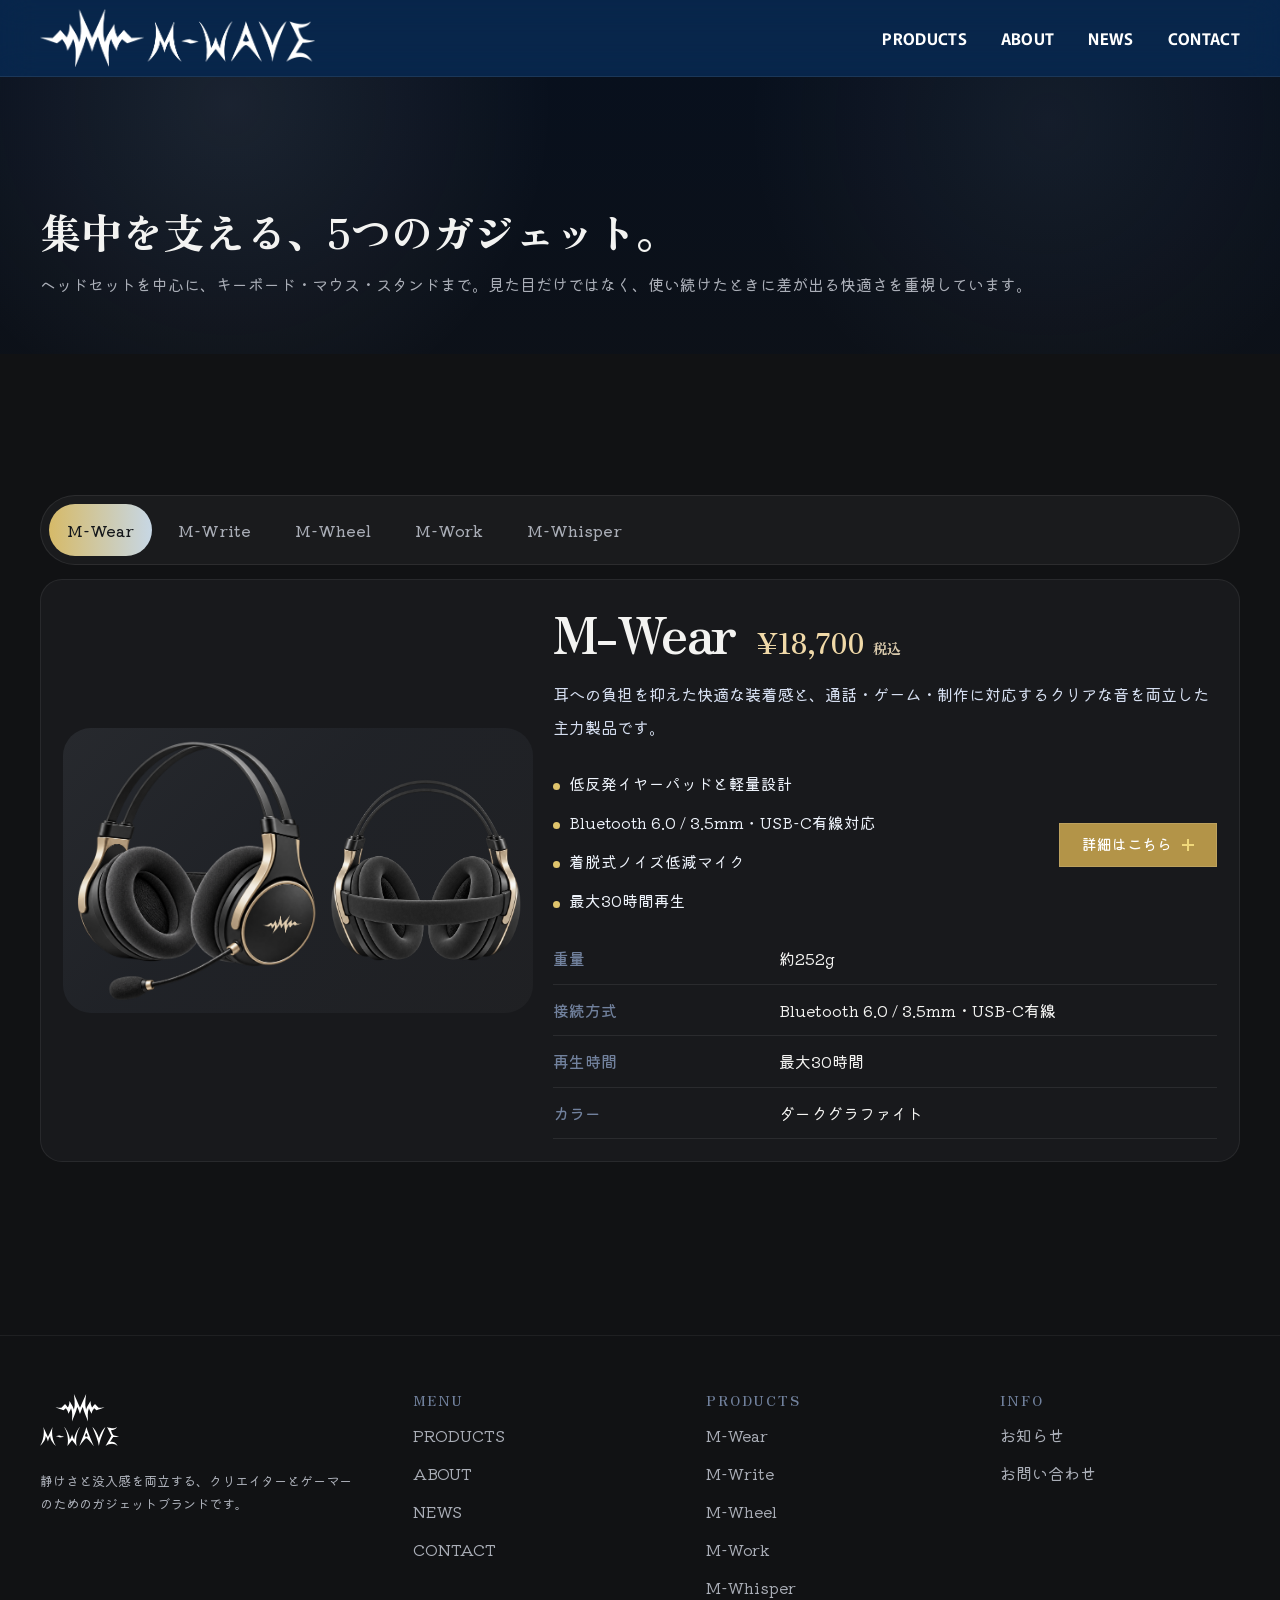
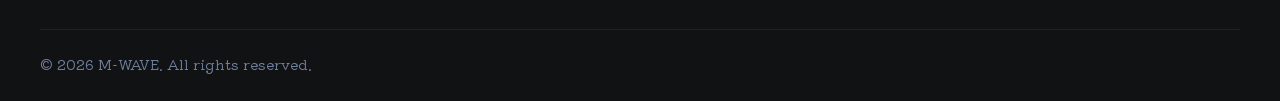
<file: sites/m-wave/products.html>
<!DOCTYPE html>
<html lang="ja">
<head>
<meta charset="UTF-8">
<meta name="viewport" content="width=device-width, initial-scale=1.0">
<title>PRODUCTS | M-WAVE</title>
<meta name="description" content="M-WAVEの製品ラインナップとスペックをご紹介します。">
<link rel="preconnect" href="https://fonts.googleapis.com">
<link rel="preconnect" href="https://fonts.gstatic.com" crossorigin>
<link href="https://fonts.googleapis.com/css2?family=Murecho:wght@400;500;700;800&family=Noto+Sans+JP:wght@400;500;700&family=Kiwi+Maru&family=Zen+Antique+Soft&display=swap" rel="stylesheet">
<link rel="stylesheet" href="css/style.css">
</head>
<body class="products-page">
<div class="site-loader" id="site-loader" aria-hidden="true">
  <div class="loader-inner">
    <div class="loader-logo" aria-label="M-WAVE">
      <svg class="loader-logo-track" viewBox="0 0 116.79 64.9" xmlns="http://www.w3.org/2000/svg">
        <path d="M102.68,32.35c-3.85-3.82-5.62-5.5-8.67-8.98-3.08,3.64-4.53,5.27-7.13,8.34-2.58-5.6-3.26-7.94-3.35-15.13-6.89,10.98-8.52,13.28-10.64,20.61-3.78-11.81-1.05-25.24,0-37.19-4.88,10.77-9.62,21.61-14.5,32.38-4.88-10.77-9.63-21.6-14.5-32.38,1.06,11.95,3.79,25.38,0,37.19-2.12-7.33-3.75-9.62-10.64-20.61-.09,7.19-.77,9.53-3.35,15.13-2.6-3.07-4.05-4.69-7.13-8.34-3.05,3.48-4.82,5.16-8.67,8.98-5.13-.21-7.92-.33-14.12-.6,8.69,3.06,12.45,4.3,19,6.59,2.49-1.95,3.67-2.86,5.9-4.59,3.42,4.98,4.76,7.07,5.84,12.84,3.7-6.32,4.75-8.62,6.45-13.17,4.18,9.2,2.47,22.03,2.24,31.48,4.34-11.19,9.55-22.49,12.37-34.21,2.87,5.79,3.44,7.57,6.58,16.91,3.16-9.34,3.73-11.12,6.62-16.91,2.83,11.73,8.03,23.02,12.37,34.21-.23-9.46-1.94-22.28,2.24-31.48,1.7,4.55,2.75,6.84,6.45,13.17,1.08-5.77,2.42-7.85,5.84-12.84,2.23,1.73,3.42,2.64,5.91,4.59,6.54-2.29,10.3-3.53,19-6.59-6.2.27-8.99.38-14.12.6Z"/>
      </svg>
      <svg class="loader-logo-fill" viewBox="0 0 116.79 64.9" xmlns="http://www.w3.org/2000/svg">
        <defs>
          <linearGradient id="loaderGrad" x1="0" y1="0" x2="1" y2="0">
            <stop offset="0%" stop-color="#ffffff"/>
            <stop offset="50%" stop-color="#c7d6ee"/>
            <stop offset="100%" stop-color="#7b8fb0"/>
          </linearGradient>
        </defs>
        <path fill="url(#loaderGrad)" d="M102.68,32.35c-3.85-3.82-5.62-5.5-8.67-8.98-3.08,3.64-4.53,5.27-7.13,8.34-2.58-5.6-3.26-7.94-3.35-15.13-6.89,10.98-8.52,13.28-10.64,20.61-3.78-11.81-1.05-25.24,0-37.19-4.88,10.77-9.62,21.61-14.5,32.38-4.88-10.77-9.63-21.6-14.5-32.38,1.06,11.95,3.79,25.38,0,37.19-2.12-7.33-3.75-9.62-10.64-20.61-.09,7.19-.77,9.53-3.35,15.13-2.6-3.07-4.05-4.69-7.13-8.34-3.05,3.48-4.82,5.16-8.67,8.98-5.13-.21-7.92-.33-14.12-.6,8.69,3.06,12.45,4.3,19,6.59,2.49-1.95,3.67-2.86,5.9-4.59,3.42,4.98,4.76,7.07,5.84,12.84,3.7-6.32,4.75-8.62,6.45-13.17,4.18,9.2,2.47,22.03,2.24,31.48,4.34-11.19,9.55-22.49,12.37-34.21,2.87,5.79,3.44,7.57,6.58,16.91,3.16-9.34,3.73-11.12,6.62-16.91,2.83,11.73,8.03,23.02,12.37,34.21-.23-9.46-1.94-22.28,2.24-31.48,1.7,4.55,2.75,6.84,6.45,13.17,1.08-5.77,2.42-7.85,5.84-12.84,2.23,1.73,3.42,2.64,5.91,4.59,6.54-2.29,10.3-3.53,19-6.59-6.2.27-8.99.38-14.12.6Z"/>
      </svg>
    </div>
  </div>
</div>

<header class="site-header">
  <div class="container header-inner">
    <a href="index.html" class="logo" aria-label="M-WAVE HOME"><img src="img/header-logo.webp" alt="M-WAVE" class="logo-combined"></a>
    <nav class="main-nav" id="main-nav">
      <ul>
        <li><a href="products.html" aria-current="page">PRODUCTS</a></li>
        <li><a href="about.html">ABOUT</a></li>
        <li><a href="news.html">NEWS</a></li>
        <li><a href="contact.html">CONTACT</a></li>
      </ul>
    </nav>
    <button class="menu-toggle" id="menu-toggle" aria-label="メニューを開く" aria-expanded="false" aria-controls="main-nav"><span></span><span></span><span></span></button>
  </div>
</header>
<main>
  <section class="page-intro" data-snap-target=".page-intro-inner" data-snap-top="72">
    <div class="page-intro-backdrop" aria-hidden="true"></div>
    <div class="container page-intro-inner reveal">
      
      <h1>集中を支える、5つのガジェット。</h1>
      <p>ヘッドセットを中心に、キーボード・マウス・スタンドまで。見た目だけではなく、使い続けたときに差が出る快適さを重視しています。</p>
    </div>
  </section>
  <section class="section" data-snap-target=".product-tabs" data-snap-top="78">
    <div class="container">
      <div class="product-tabs reveal" role="tablist" aria-label="製品カテゴリー">
        <button class="tab-btn" role="tab" id="tab-btn-headset" aria-controls="tab-headset" aria-selected="true" data-tab="headset">M-Wear</button>
        <button class="tab-btn" role="tab" id="tab-btn-keyboard" aria-controls="tab-keyboard" aria-selected="false" data-tab="keyboard" tabindex="-1">M-Write</button>
        <button class="tab-btn" role="tab" id="tab-btn-mouse" aria-controls="tab-mouse" aria-selected="false" data-tab="mouse" tabindex="-1">M-Wheel</button>
        <button class="tab-btn" role="tab" id="tab-btn-stand" aria-controls="tab-stand" aria-selected="false" data-tab="stand" tabindex="-1">M-Work</button>
        <button class="tab-btn" role="tab" id="tab-btn-earbuds" aria-controls="tab-earbuds" aria-selected="false" data-tab="earbuds" tabindex="-1">M-Whisper</button>
      </div>

      <div class="tab-panel is-active" id="tab-headset" role="tabpanel" aria-labelledby="tab-btn-headset">
        <div class="product-detail">
          <div class="product-detail-media dark-media product-detail-media-headset">
            <img src="img/headset.svg" alt="M-Wear 正面イメージ">
            <img src="img/headsetura.webp" alt="M-Wear 背面イメージ" class="headset-rear-image">
          </div>
          <div class="product-detail-copy">
            <div class="product-headline"><h2>M-Wear</h2><p class="product-price">¥18,700 <span>税込</span></p></div>
            <p class="product-detail-desc">耳への負担を抑えた快適な装着感と、通話・ゲーム・制作に対応するクリアな音を両立した主力製品です。</p>
            <div class="feature-actions-row">
              <ul class="feature-list"><li>低反発イヤーパッドと軽量設計</li><li>Bluetooth 6.0 / 3.5mm・USB-C有線対応</li><li>着脱式ノイズ低減マイク</li><li>最大30時間再生</li></ul>
              <div class="product-detail-actions"><button class="spec-toggle" data-modal-target="spec-modal-headset" aria-haspopup="dialog"><span>詳細はこちら</span><span class="spec-toggle-icon" aria-hidden="true"></span></button></div>
            </div>
            <table class="spec-table"><tr><th>重量</th><td>約252g</td></tr><tr><th>接続方式</th><td>Bluetooth 6.0 / 3.5mm・USB-C有線</td></tr><tr><th>再生時間</th><td>最大30時間</td></tr><tr><th>カラー</th><td>ダークグラファイト</td></tr></table>
          </div>
        </div>
      </div>

      <div class="tab-panel" id="tab-keyboard" role="tabpanel" aria-labelledby="tab-btn-keyboard" hidden>
        <div class="product-detail">
          <div class="product-detail-media"><img src="img/keyboard.webp" alt="M-Write"></div>
          <div class="product-detail-copy">
            <div class="product-headline"><h2>M-Write</h2><p class="product-price">¥14,800 <span>税込</span></p></div>
            <p class="product-detail-desc">右上ダイヤルと控えめなラインライトが特徴の75%キーボード。独自の静音チューニングで、作業にもゲームにも落ち着いて使えます。</p>
            <div class="feature-actions-row">
              <ul class="feature-list"><li>75%レイアウトの省スペース設計</li><li>静音メカニカルスイッチ</li><li>USB-C / Bluetooth デュアル接続</li><li>音量ダイヤルとライトインジケーター搭載</li></ul>
              <div class="product-detail-actions"><button class="spec-toggle" data-modal-target="spec-modal-keyboard" aria-haspopup="dialog"><span>詳細はこちら</span><span class="spec-toggle-icon" aria-hidden="true"></span></button></div>
            </div>
            <table class="spec-table"><tr><th>配列</th><td>75% レイアウト</td></tr><tr><th>接続方式</th><td>USB-C / Bluetooth 5.1</td></tr><tr><th>重量</th><td>約720g</td></tr><tr><th>特徴</th><td>金属ノブ、静音スイッチ</td></tr></table>
          </div>
        </div>
      </div>

      <div class="tab-panel" id="tab-mouse" role="tabpanel" aria-labelledby="tab-btn-mouse" hidden>
        <div class="product-detail">
          <div class="product-detail-media"><img src="img/mouse.webp" alt="M-Wheel"></div>
          <div class="product-detail-copy">
            <div class="product-headline"><h2>M-Wheel</h2><p class="product-price">¥9,900 <span>税込</span></p></div>
            <p class="product-detail-desc">波のようなサイドラインと自然な親指の収まりで、長時間使っても疲れにくいワイヤレスマウスです。</p>
            <div class="feature-actions-row">
              <ul class="feature-list"><li>右手用エルゴノミクス設計</li><li>静音クリック</li><li>2.4GHz / Bluetooth 切替</li><li>サイドボタンとLEDインジケーター搭載</li></ul>
              <div class="product-detail-actions"><button class="spec-toggle" data-modal-target="spec-modal-mouse" aria-haspopup="dialog"><span>詳細はこちら</span><span class="spec-toggle-icon" aria-hidden="true"></span></button></div>
            </div>
            <table class="spec-table"><tr><th>接続方式</th><td>2.4GHz / Bluetooth 5.0</td></tr><tr><th>DPI</th><td>800 / 1200 / 1600</td></tr><tr><th>電池持続</th><td>最大6ヶ月</td></tr><tr><th>特徴</th><td>波型サイドグリップ</td></tr></table>
          </div>
        </div>
      </div>

      <div class="tab-panel" id="tab-stand" role="tabpanel" aria-labelledby="tab-btn-stand" hidden>
        <div class="product-detail">
          <div class="product-detail-media"><img src="img/stand.webp" alt="M-Work"></div>
          <div class="product-detail-copy">
            <div class="product-headline"><h2>M-Work</h2><p class="product-price">¥8,600 <span>税込</span></p></div>
            <p class="product-detail-desc">高さも角度も細かく追い込める、昇降機構付きのノートPCスタンド。作業中の姿勢を落ち着かせます。</p>
            <div class="feature-actions-row">
              <ul class="feature-list"><li>細かな角度・高さ調整</li><li>放熱スリット搭載</li><li>剛性の高い金属ヒンジ</li><li>折りたたみ可能な据え置き設計</li></ul>
              <div class="product-detail-actions"><button class="spec-toggle" data-modal-target="spec-modal-stand" aria-haspopup="dialog"><span>詳細はこちら</span><span class="spec-toggle-icon" aria-hidden="true"></span></button></div>
            </div>
            <table class="spec-table"><tr><th>対応サイズ</th><td>11〜16インチ</td></tr><tr><th>素材</th><td>アルミニウム合金</td></tr><tr><th>重量</th><td>約860g</td></tr><tr><th>特徴</th><td>昇降アーム構造</td></tr></table>
          </div>
        </div>
      </div>

      <div class="tab-panel" id="tab-earbuds" role="tabpanel" aria-labelledby="tab-btn-earbuds" hidden>
        <div class="product-detail">
          <div class="product-detail-media dark-media"><img src="img/earphone.webp" alt="M-Whisper"></div>
          <div class="product-detail-copy">
            <div class="product-headline"><h2>M-Whisper</h2><p class="product-price">¥12,800 <span>税込</span></p></div>
            <p class="product-detail-desc">軽い装着感と落ち着いた音づくりを両立したインナーイヤー型ワイヤレスイヤホン。移動中にも制作中にも使いやすいバランスを目指しました。</p>
            <div class="feature-actions-row">
              <ul class="feature-list"><li>軽量インナーイヤー設計</li><li>Bluetooth 6.0 / マルチポイント</li><li>アクティブノイズコントロール</li><li>ケース込み最大32時間再生</li></ul>
              <div class="product-detail-actions"><button class="spec-toggle" data-modal-target="spec-modal-earbuds" aria-haspopup="dialog"><span>詳細はこちら</span><span class="spec-toggle-icon" aria-hidden="true"></span></button></div>
            </div>
            <table class="spec-table"><tr><th>重量</th><td>片耳 約4.6g</td></tr><tr><th>接続方式</th><td>Bluetooth 6.0</td></tr><tr><th>再生時間</th><td>本体最大8時間 / ケース込み最大32時間</td></tr><tr><th>カラー</th><td>ダークグラファイト</td></tr></table>
          </div>
        </div>
      </div>
    </div>
  </section>
</main>

<footer class="site-footer">
  <div class="container footer-grid">
    <div class="footer-brand">
      <a href="index.html" class="logo footer-logo" aria-label="M-WAVE HOME"><img src="img/logoue.svg" alt="M-WAVE" class="logo-combined"></a>
      <p>静けさと没入感を両立する、クリエイターとゲーマーのためのガジェットブランドです。</p>
    </div>
    <div class="footer-col">
      <h4>MENU</h4>
      <ul>
        <li><a href="products.html">PRODUCTS</a></li>
        <li><a href="about.html">ABOUT</a></li>
        <li><a href="news.html">NEWS</a></li>
        <li><a href="contact.html">CONTACT</a></li>
      </ul>
    </div>
    <div class="footer-col">
      <h4>PRODUCTS</h4>
      <ul>
        <li><a href="products.html#headset">M-Wear</a></li>
        <li><a href="products.html#keyboard">M-Write</a></li>
        <li><a href="products.html#mouse">M-Wheel</a></li>
        <li><a href="products.html#stand">M-Work</a></li>
        <li><a href="products.html#earbuds">M-Whisper</a></li>
      </ul>
    </div>
    <div class="footer-col">
      <h4>INFO</h4>
      <ul>
        <li><a href="news.html">お知らせ</a></li>
        <li><a href="contact.html">お問い合わせ</a></li>
      </ul>
    </div>
  </div>
  <div class="container footer-bottom">
    <span>&copy; 2026 M-WAVE. All rights reserved.</span>
  </div>
</footer>
<button class="back-to-top" id="back-to-top" aria-label="ページトップへ戻る"><img src="img/top.webp" alt="" class="back-to-top-icon"></button>

<div class="spec-modal-overlay" id="spec-modal-headset" role="dialog" aria-modal="true" aria-labelledby="spec-modal-headset-title" hidden>
  <div class="spec-modal">
    <button class="spec-modal-close" aria-label="閉じる"><span></span><span></span></button>
    <h3 id="spec-modal-headset-title">M-Wear 技術仕様</h3>
    <div class="spec-detail-inner">
      <div class="spec-group">
        <h4>ヘッドフォン</h4>
        <ul>
          <li>ドライバー：40mm バイオセルロース</li>
          <li>ヘッドフォン周波数応答：4Hz-40,000Hz</li>
          <li>重量：約252g</li>
          <li>ワイヤレスベース：最大24bit/48kHz（PC）または最大16bit/48kHz（コンソール）×2</li>
        </ul>
      </div>
      <div class="spec-group">
        <h4>マイク</h4>
        <ul>
          <li>マイクタイプ：ブーム式</li>
          <li>指向性パターン：無指向性</li>
          <li>マイク周波数応答：70Hz-20,000Hz</li>
        </ul>
      </div>
      <div class="spec-group">
        <h4>バッテリー</h4>
        <ul>
          <li>バッテリータイプ：充電式</li>
          <li>ライト消灯時：最大90時間</li>
          <li>ライト点灯時：最大40時間</li>
        </ul>
      </div>
      <div class="spec-group">
        <h4>接続性</h4>
        <ul>
          <li>接続タイプ：USB経由のワイヤレス / Bluetooth 6.0 / 3.5mm・USB-C有線</li>
          <li>ワイヤレス通信可能距離：最長30メートル</li>
        </ul>
      </div>
    </div>
  </div>
</div>

<div class="spec-modal-overlay" id="spec-modal-keyboard" role="dialog" aria-modal="true" aria-labelledby="spec-modal-keyboard-title" hidden>
  <div class="spec-modal"><button class="spec-modal-close" aria-label="閉じる"><span></span><span></span></button><h3 id="spec-modal-keyboard-title">M-Write 技術仕様</h3><div class="spec-detail-inner"><div class="spec-group"><h4>キーボード</h4><ul><li>75%レイアウト</li><li>静音メカニカルスイッチ</li><li>USB-C / Bluetooth 5.1</li><li>重量：約720g</li></ul></div><div class="spec-group"><h4>操作</h4><ul><li>金属ダイヤル</li><li>ライトインジケーター</li><li>マルチデバイス切替対応</li></ul></div></div></div>
</div>

<div class="spec-modal-overlay" id="spec-modal-mouse" role="dialog" aria-modal="true" aria-labelledby="spec-modal-mouse-title" hidden>
  <div class="spec-modal"><button class="spec-modal-close" aria-label="閉じる"><span></span><span></span></button><h3 id="spec-modal-mouse-title">M-Wheel 技術仕様</h3><div class="spec-detail-inner"><div class="spec-group"><h4>マウス</h4><ul><li>右手用エルゴノミクス</li><li>800 / 1200 / 1600 DPI</li><li>2.4GHz / Bluetooth 5.0</li><li>静音クリック</li></ul></div><div class="spec-group"><h4>電源</h4><ul><li>最大6ヶ月駆動</li><li>USB-C充電</li></ul></div></div></div>
</div>

<div class="spec-modal-overlay" id="spec-modal-stand" role="dialog" aria-modal="true" aria-labelledby="spec-modal-stand-title" hidden>
  <div class="spec-modal"><button class="spec-modal-close" aria-label="閉じる"><span></span><span></span></button><h3 id="spec-modal-stand-title">M-Work 技術仕様</h3><div class="spec-detail-inner"><div class="spec-group"><h4>スタンド</h4><ul><li>11〜16インチ対応</li><li>アルミニウム合金</li><li>重量：約860g</li><li>角度・高さ調整</li></ul></div><div class="spec-group"><h4>構造</h4><ul><li>放熱スリット</li><li>折りたたみ構造</li><li>金属ヒンジ</li></ul></div></div></div>
</div>

<div class="spec-modal-overlay" id="spec-modal-earbuds" role="dialog" aria-modal="true" aria-labelledby="spec-modal-earbuds-title" hidden>
  <div class="spec-modal"><button class="spec-modal-close" aria-label="閉じる"><span></span><span></span></button><h3 id="spec-modal-earbuds-title">M-Whisper 技術仕様</h3><div class="spec-detail-inner"><div class="spec-group"><h4>イヤホン</h4><ul><li>インナーイヤー型</li><li>片耳 約4.6g</li><li>Bluetooth 6.0</li><li>アクティブノイズコントロール</li></ul></div><div class="spec-group"><h4>バッテリー</h4><ul><li>本体最大8時間</li><li>ケース込み最大32時間</li><li>USB-C充電</li></ul></div></div></div>
</div>
<script src="js/main.js"></script></body></html>
</file>
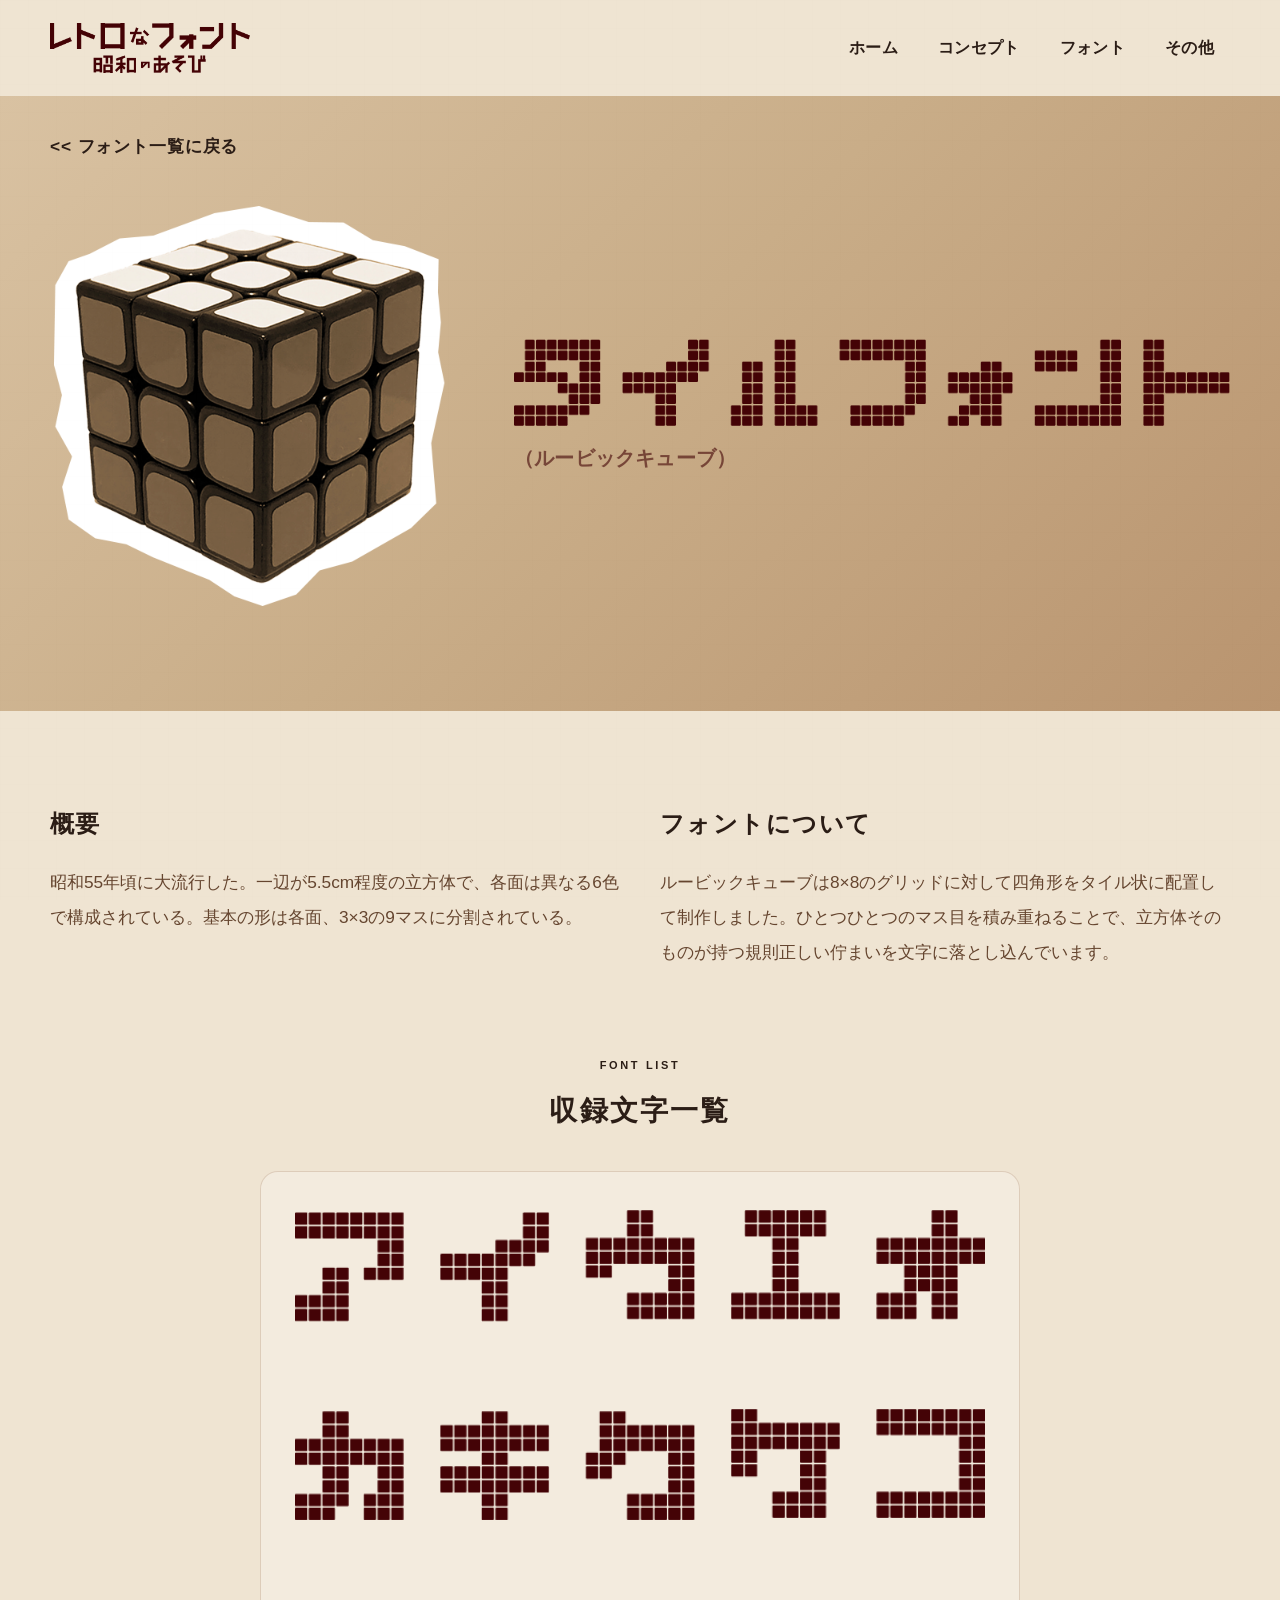
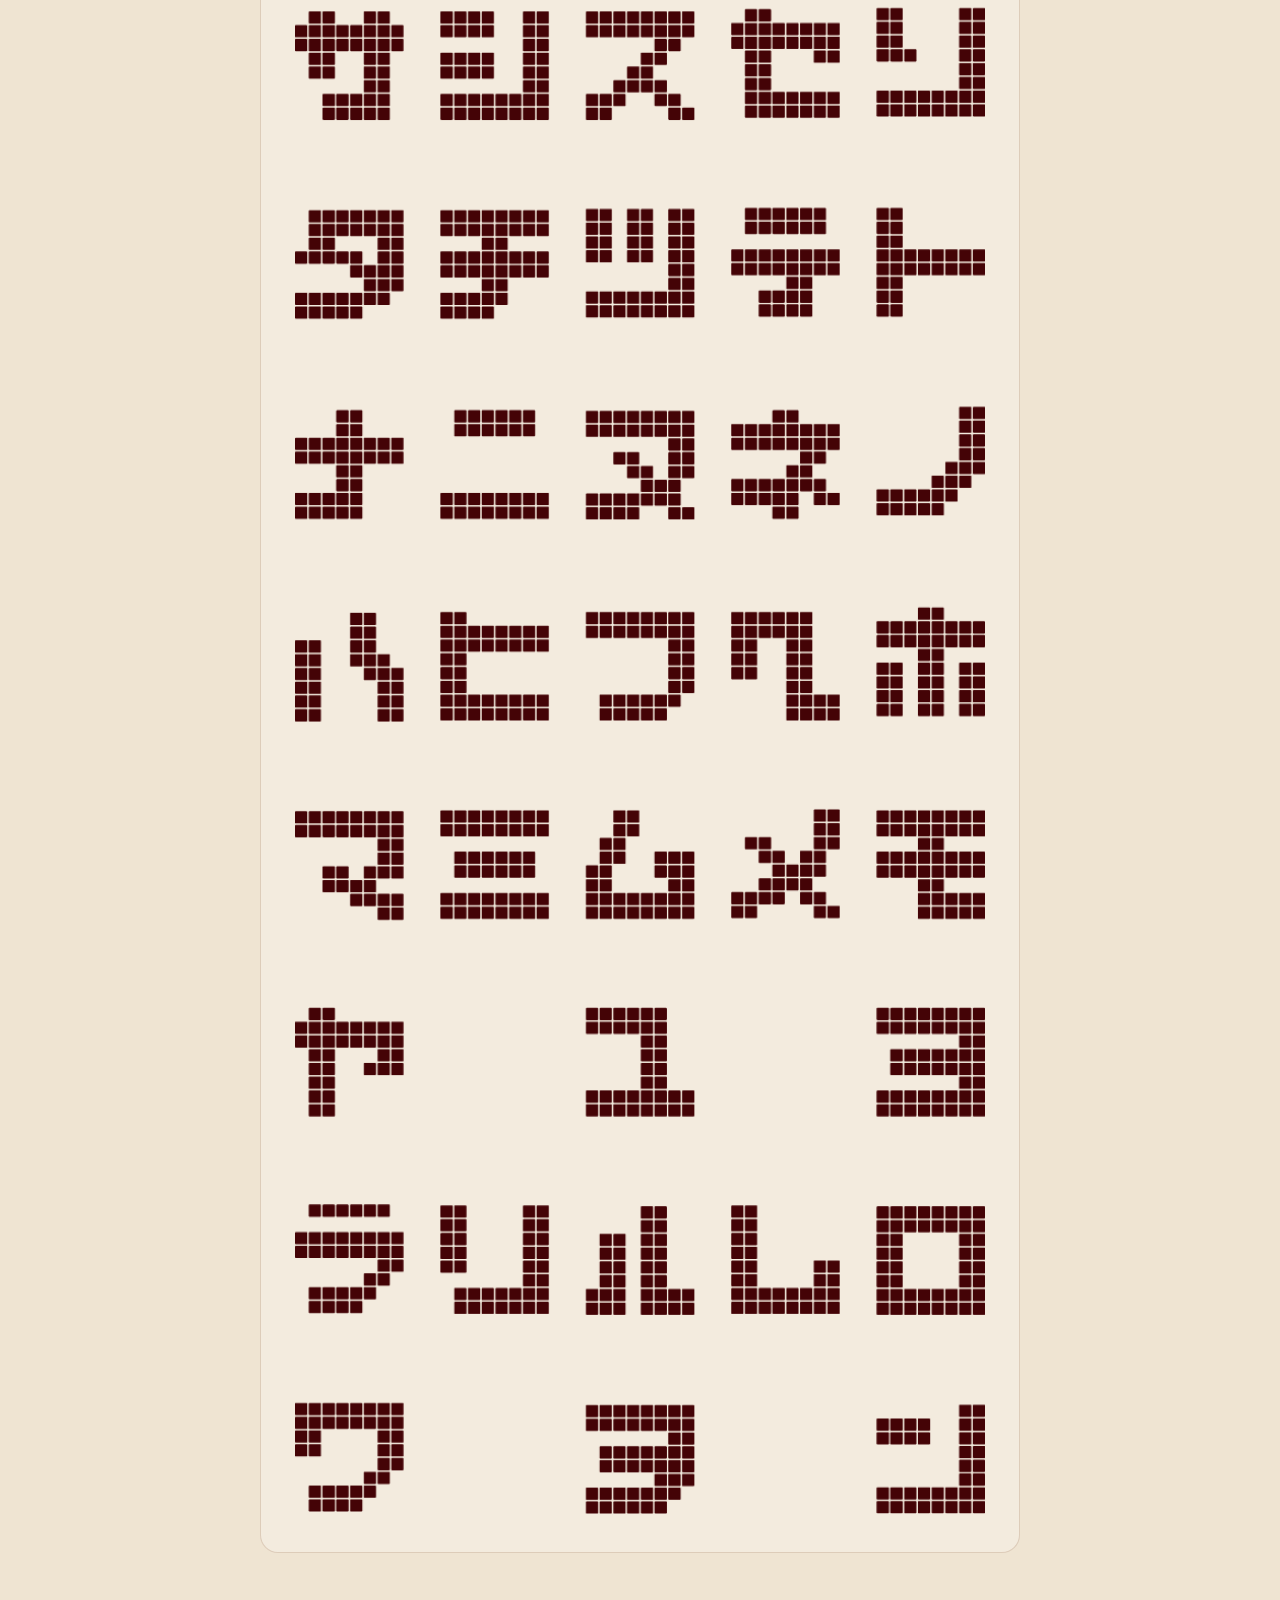
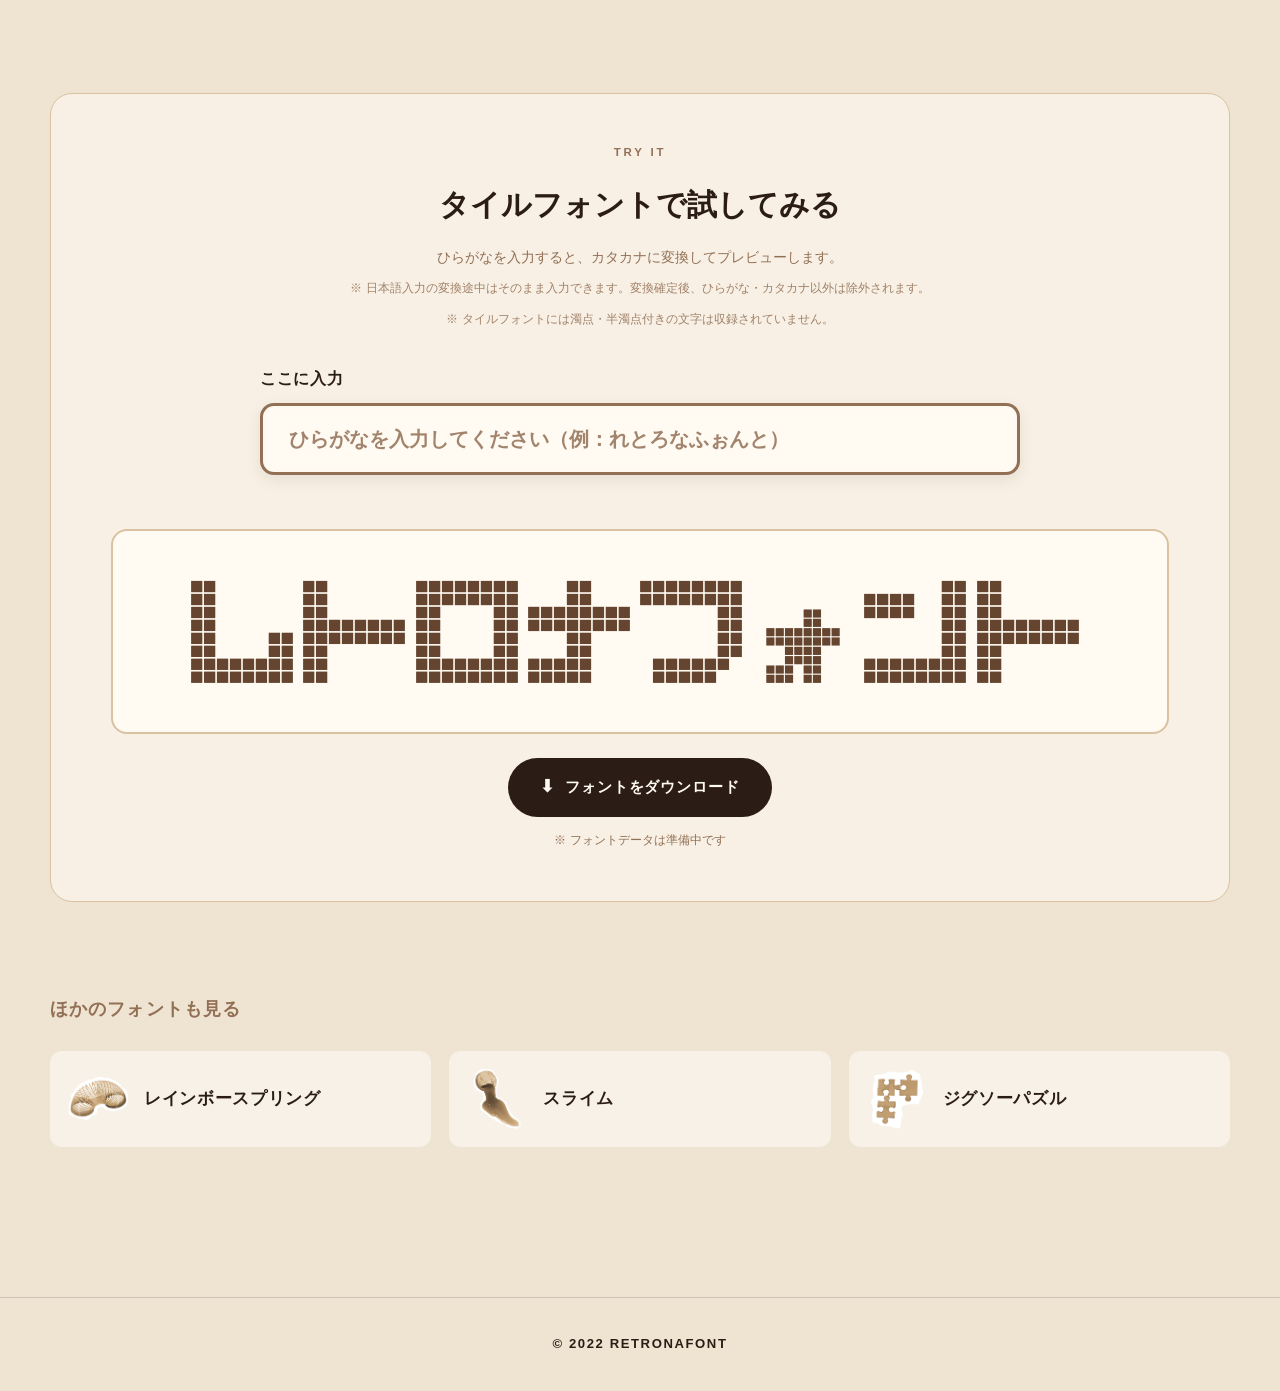
<file: sites/retronafont/cube.html>
<!DOCTYPE html>
<html lang="ja">

<head>
  <meta charset="UTF-8">
  <meta name="viewport" content="width=device-width, initial-scale=1.0">
  <title>ルービックキューブ｜レトロなフォント｜昭和のあそび</title>
  <link rel="stylesheet" href="css/style.css">
</head>

<body class="font-page--tile">
  <!-- ローディング -->
  <div id="loader">
    <div class="loader">
      <img src="img/logo.webp" alt="">
      <div class="load-bar">
        <span></span>
      </div>
      <p id="count">00</p>
    </div>
  </div>
  <header id="top">
    <a class="logo" href="index.html">
      <img src="img/logo.webp" alt="レトロなフォント 昭和のあそび">
    </a>
    <nav id="nav">
      <a href="index.html">ホーム</a>
      <a href="index.html#about">コンセプト</a>
      <div class="nav-font">
        <div>
          <a href="index.html#fonts">フォント</a>
          <button type="button" aria-label="フォントの一覧を開く"></button>
        </div>
        <ul>
          <li><a href="cube.html">ルービックキューブ</a></li>
          <li><a href="rainbow.html">レインボースプリング</a></li>
          <li><a href="slime.html">スライム</a></li>
          <li><a href="puzzle.html">ジグソーパズル</a></li>
        </ul>
      </div>
      <a href="index.html#motifs">その他</a>
    </nav>
    <button class="menu" type="button">
      <span></span>
      <span></span>
      <span></span>
    </button>
  </header>
  <main>
    <section class="font-page-hero">
      <div class="font-page-photo">
        <img src="img/motif/cube.webp" alt="ルービックキューブ">
      </div>
      <div class="font-page-heading">
        <a class="font-page-back" href="index.html#fonts">&lt;&lt; フォント一覧に戻る</a>
        <h1 class="font-page-title-image"><img src="img/only_motif/tile_page.webp" alt="タイルフォント"><small>（ルービックキューブ）</small></h1>
      </div>
    </section>

    <section class="font-page-story">
      <div>
        <h2>概要</h2>
        <p>昭和55年頃に大流行した。一辺が5.5cm程度の立方体で、各面は異なる6色で構成されている。基本の形は各面、3×3の9マスに分割されている。</p>
      </div>
      <div>
        <h2>フォントについて</h2>
        <p>ルービックキューブは8×8のグリッドに対して四角形をタイル状に配置して制作しました。ひとつひとつのマス目を積み重ねることで、立方体そのものが持つ規則正しい佇まいを文字に落とし込んでいます。</p>
      </div>
    </section>

    <section class="font-glyph-list" aria-labelledby="glyph-list-title-cube">
      <p class="number">FONT LIST</p>
      <h2 id="glyph-list-title-cube">収録文字一覧</h2>
      <div class="font-glyph-list-image">
        <img src="img/font_lists/tile_list.webp" alt="タイルフォントの収録文字一覧">
      </div>
    </section>

    <section class="font-try">
      <p class="number">TRY IT</p>
      <h2>タイルフォントで試してみる</h2>
      <p class="font-try-intro">ひらがなを入力すると、カタカナに変換してプレビューします。<br><small>※ 日本語入力の変換途中はそのまま入力できます。変換確定後、ひらがな・カタカナ以外は除外されます。</small><br><small>※ タイルフォントには濁点・半濁点付きの文字は収録されていません。</small></p>
      <p class="font-try-label">ここに入力</p>
      <input type="text" id="fontInput" class="font-try-input" placeholder="ひらがなを入力してください（例：れとろなふぉんと）">
      <p id="fontWarning" class="font-try-warning"></p>
      <p id="fontPreview" class="font-try-preview"><span class="font-try-preview-text">レトロナフォント</span></p>
      <div class="font-download">
        <a class="font-download-btn" href="#" onclick="return false;">
          <span class="icon">⬇</span>
          <span>フォントをダウンロード</span>
        </a>
        <p class="font-download-note">※ フォントデータは準備中です</p>
      </div>
    </section>

    <section class="font-page-links">
      <h2>ほかのフォントも見る</h2>
      <div class="font-page-links-grid">
          <a href="rainbow.html">
            <img src="img/motif/rainbow.webp" alt="レインボースプリング">
            <span>レインボースプリング</span>
          </a>
          <a href="slime.html">
            <img src="img/motif/slime.webp" alt="スライム">
            <span>スライム</span>
          </a>
          <a href="puzzle.html">
            <img src="img/motif/puzzle.webp" alt="ジグソーパズル">
            <span>ジグソーパズル</span>
          </a>
      </div>
    </section>
  </main>
  <!-- スクロール追随メニューボタン（タブレット・スマホ幅） -->
  <button type="button" class="float-menu" aria-label="メニューを開く">
    <span></span><span></span><span></span>
  </button>
  <!-- ページトップ -->
  <a class="page-top" href="#top">
    <span><img src="img/tophe.webp" alt="↑"></span>
    <small>PAGE TOP</small>
  </a>
  <!-- フッター -->
  <footer>
    <p>© 2022 RETRONAFONT</p>
  </footer>
  <script src="js/script.js"></script>
</body>

</html>
</file>
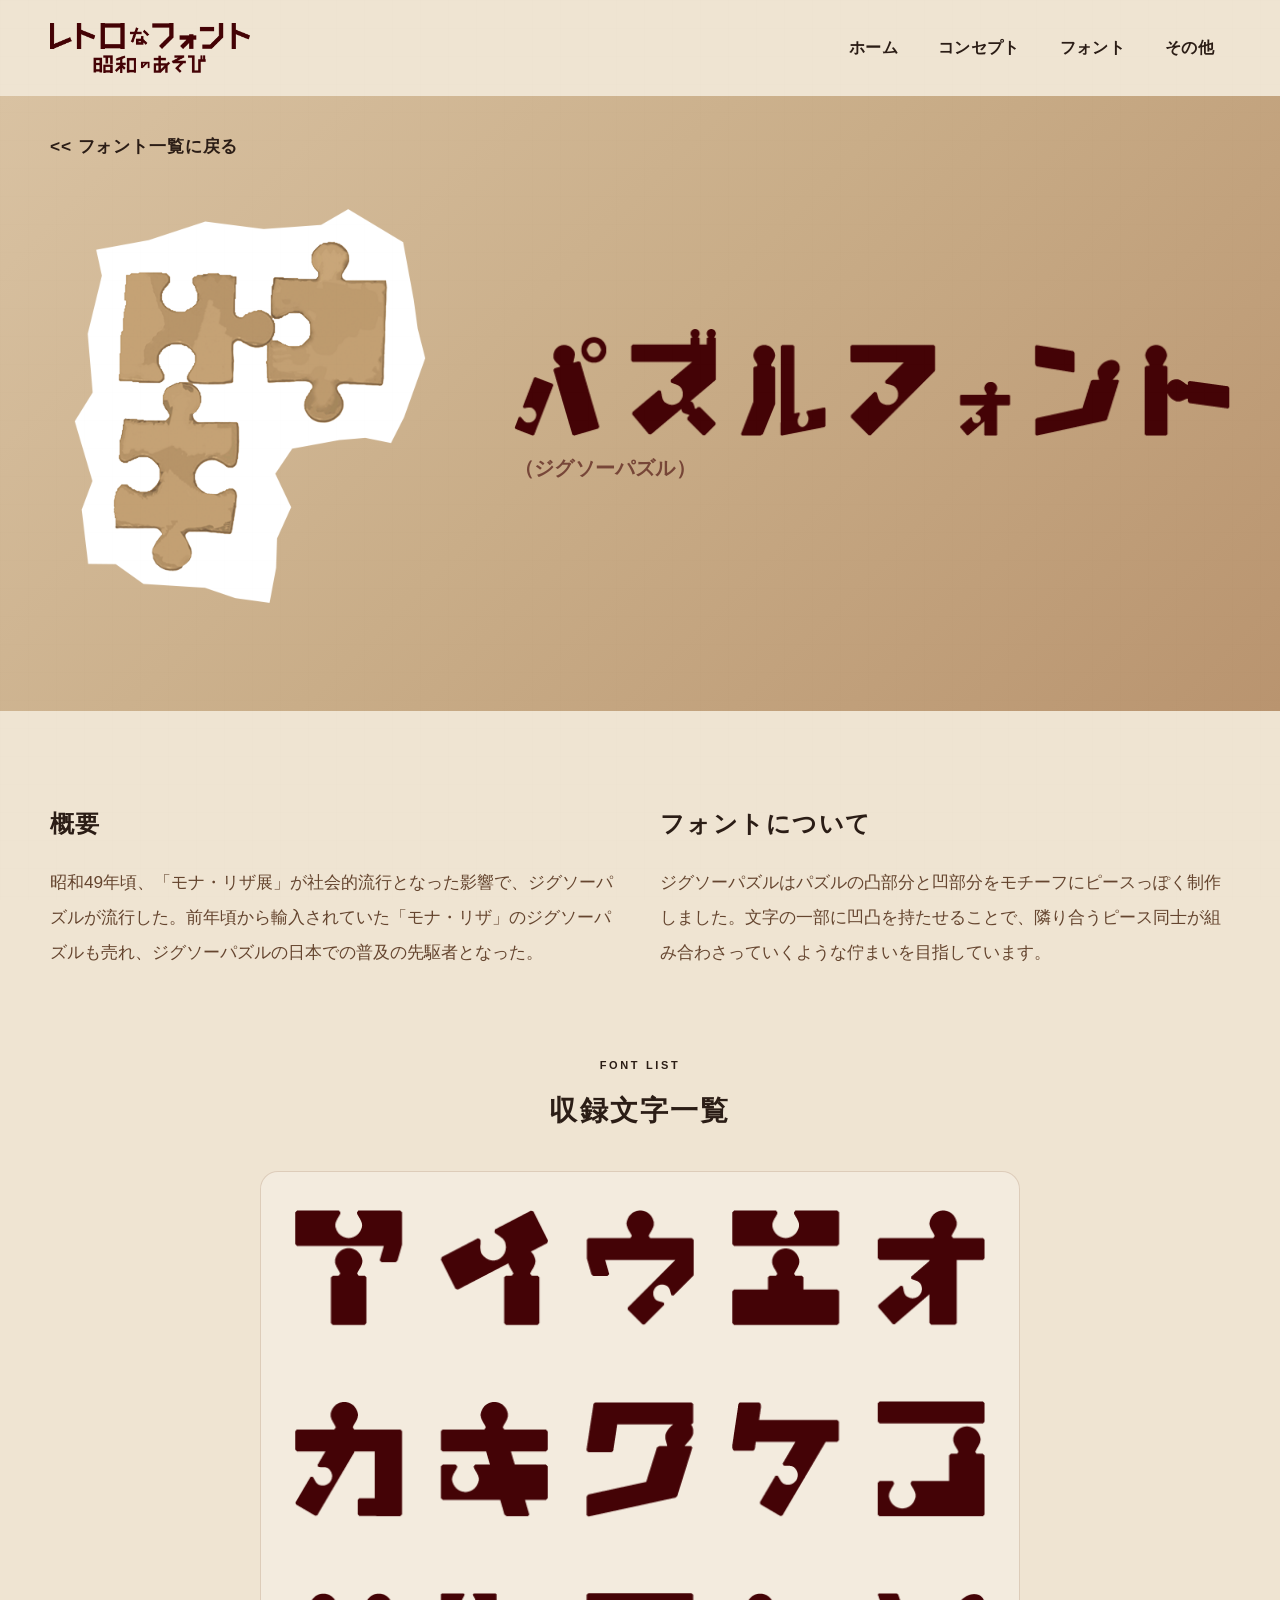
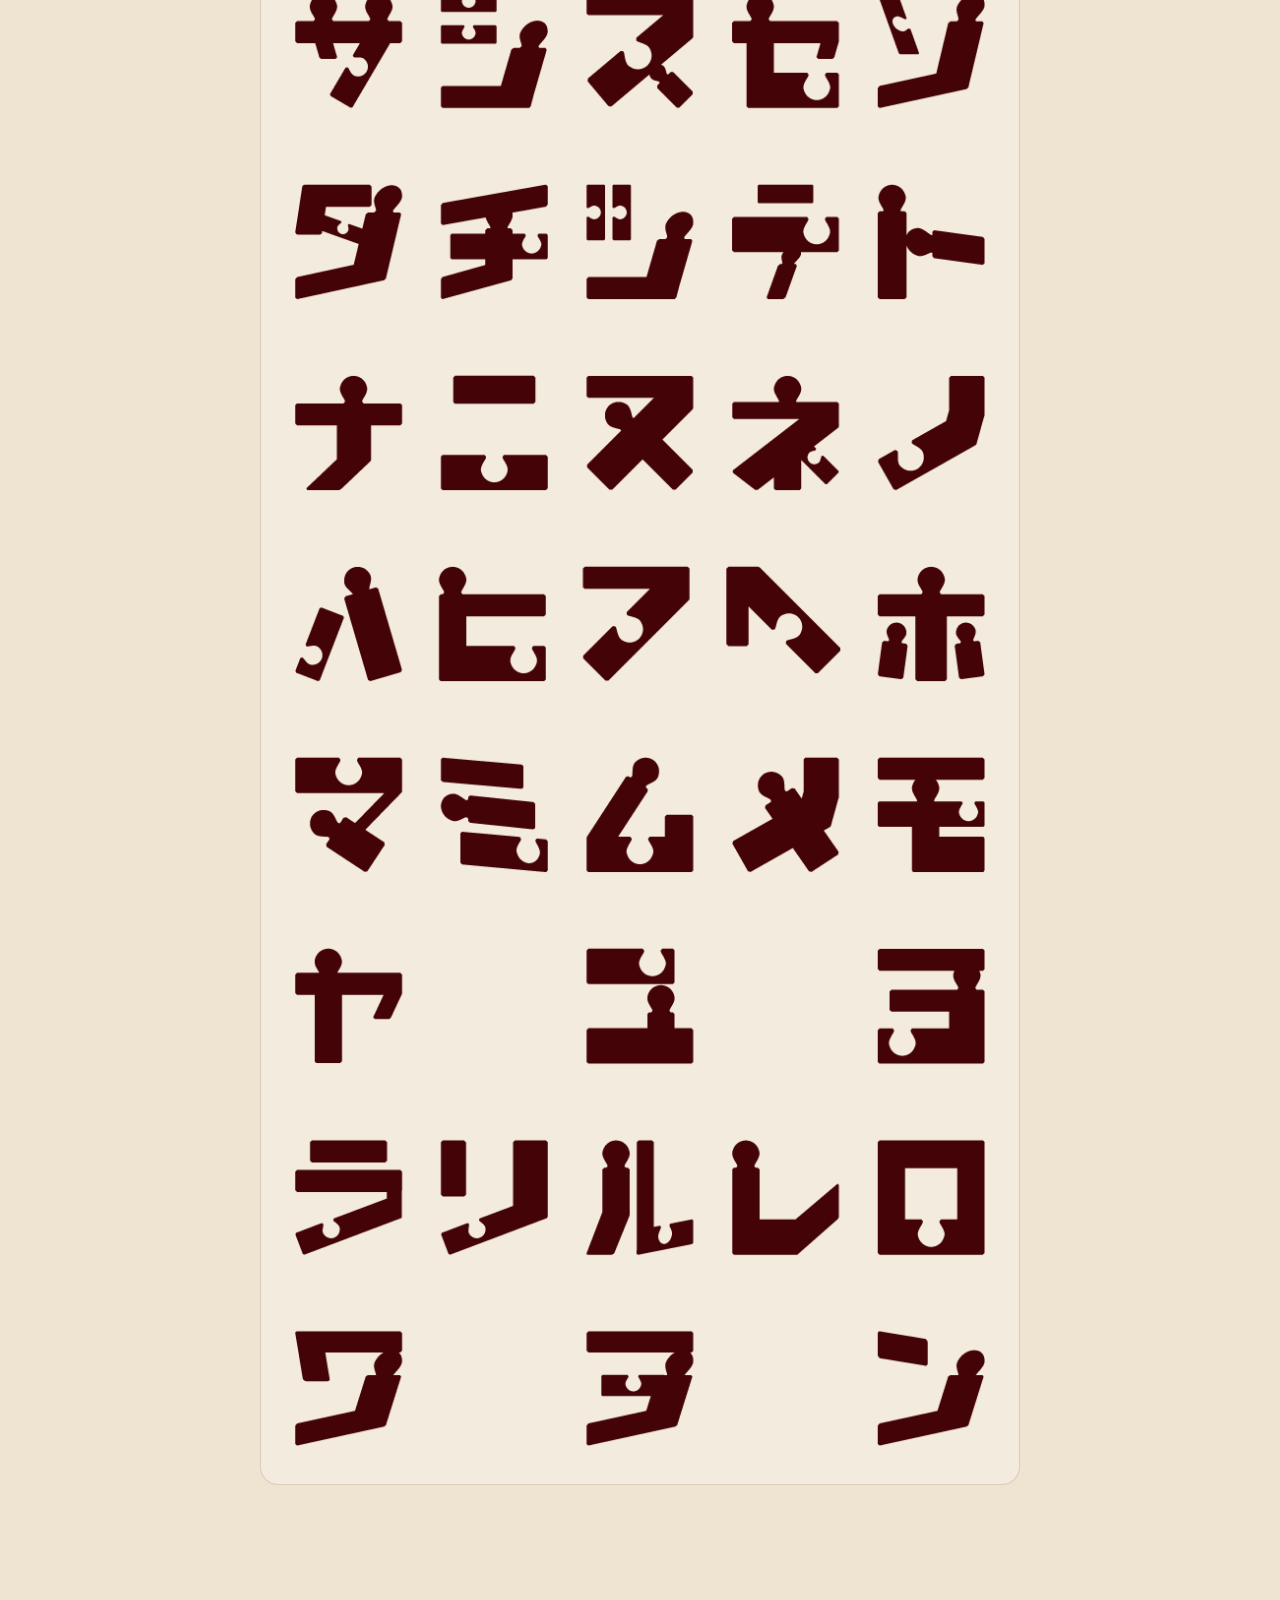
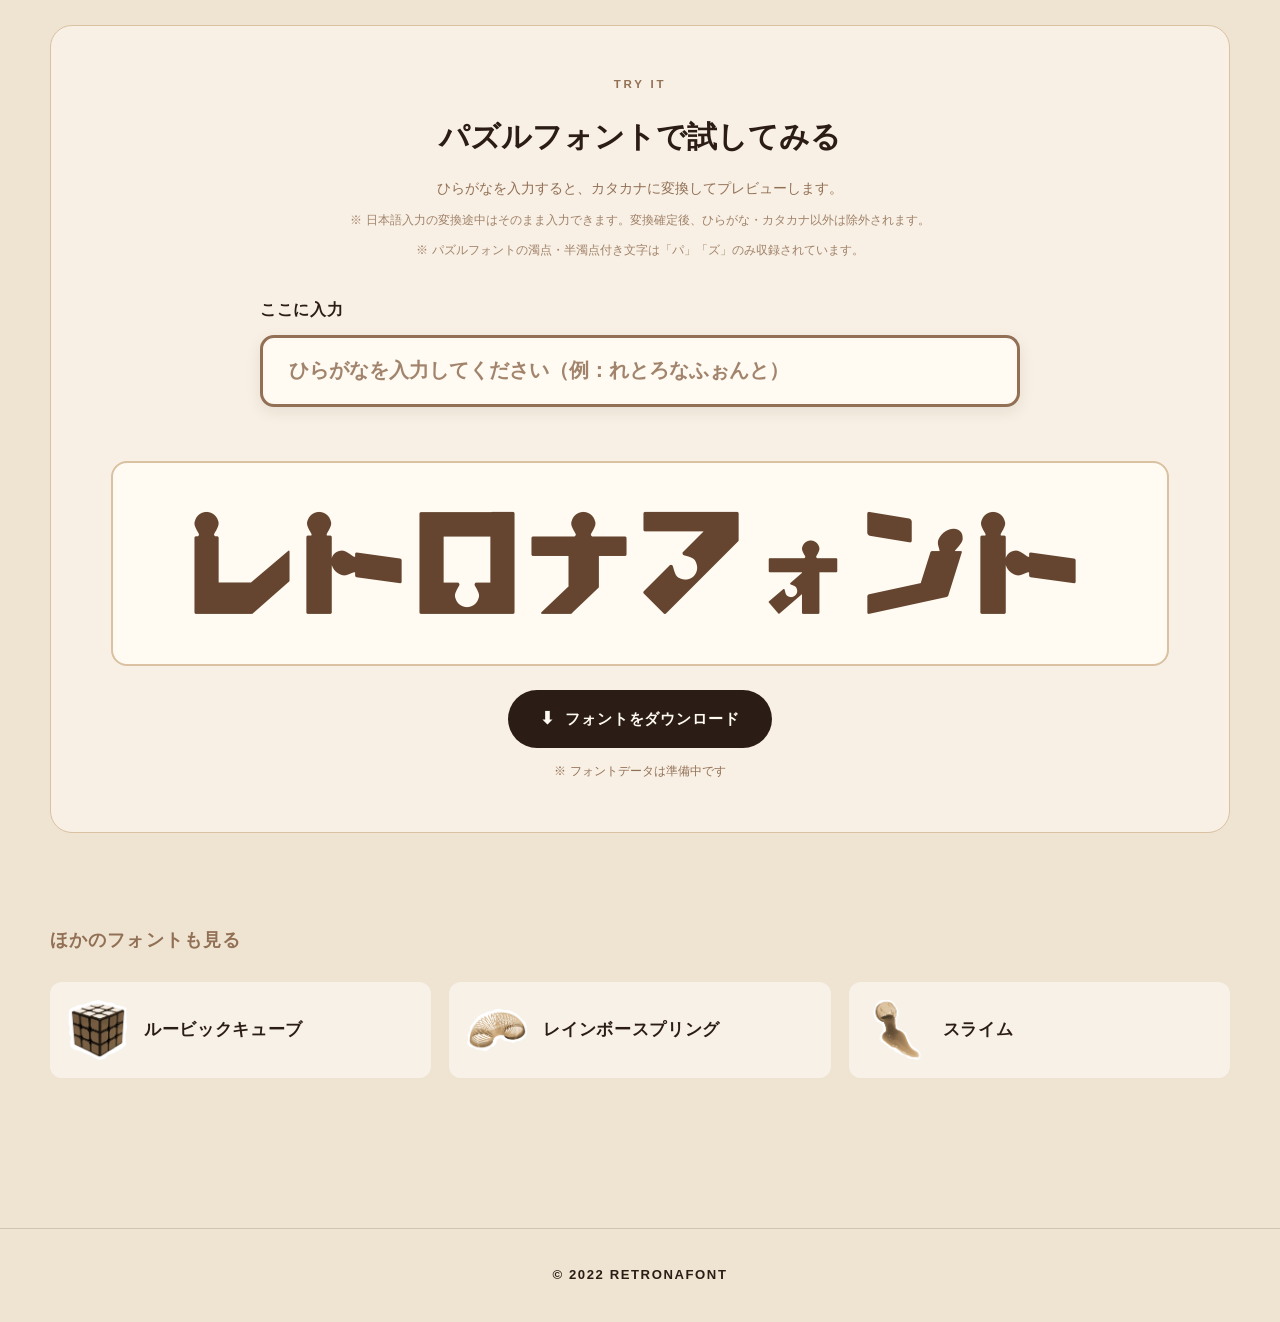
<file: sites/retronafont/puzzle.html>
<!DOCTYPE html>
<html lang="ja">

<head>
  <meta charset="UTF-8">
  <meta name="viewport" content="width=device-width, initial-scale=1.0">
  <title>ジグソーパズル｜レトロなフォント｜昭和のあそび</title>
  <link rel="stylesheet" href="css/style.css">
</head>

<body class="font-page--puzzle">
  <!-- ローディング -->
  <div id="loader">
    <div class="loader">
      <img src="img/logo.webp" alt="">
      <div class="load-bar">
        <span></span>
      </div>
      <p id="count">00</p>
    </div>
  </div>
  <header id="top">
    <a class="logo" href="index.html">
      <img src="img/logo.webp" alt="レトロなフォント 昭和のあそび">
    </a>
    <nav id="nav">
      <a href="index.html">ホーム</a>
      <a href="index.html#about">コンセプト</a>
      <div class="nav-font">
        <div>
          <a href="index.html#fonts">フォント</a>
          <button type="button" aria-label="フォントの一覧を開く"></button>
        </div>
        <ul>
          <li><a href="cube.html">ルービックキューブ</a></li>
          <li><a href="rainbow.html">レインボースプリング</a></li>
          <li><a href="slime.html">スライム</a></li>
          <li><a href="puzzle.html">ジグソーパズル</a></li>
        </ul>
      </div>
      <a href="index.html#motifs">その他</a>
    </nav>
    <button class="menu" type="button">
      <span></span>
      <span></span>
      <span></span>
    </button>
  </header>
  <main>
    <section class="font-page-hero">
      <div class="font-page-photo">
        <img src="img/motif/puzzle.webp" alt="ジグソーパズル">
      </div>
      <div class="font-page-heading">
        <a class="font-page-back" href="index.html#fonts">&lt;&lt; フォント一覧に戻る</a>
        <h1 class="font-page-title-image"><img src="img/only_motif/pazzle_page.webp" alt="パズルフォント"><small>（ジグソーパズル）</small></h1>
      </div>
    </section>

    <section class="font-page-story">
      <div>
        <h2>概要</h2>
        <p>昭和49年頃、「モナ・リザ展」が社会的流行となった影響で、ジグソーパズルが流行した。前年頃から輸入されていた「モナ・リザ」のジグソーパズルも売れ、ジグソーパズルの日本での普及の先駆者となった。</p>
      </div>
      <div>
        <h2>フォントについて</h2>
        <p>ジグソーパズルはパズルの凸部分と凹部分をモチーフにピースっぽく制作しました。文字の一部に凹凸を持たせることで、隣り合うピース同士が組み合わさっていくような佇まいを目指しています。</p>
      </div>
    </section>

    <section class="font-glyph-list" aria-labelledby="glyph-list-title-puzzle">
      <p class="number">FONT LIST</p>
      <h2 id="glyph-list-title-puzzle">収録文字一覧</h2>
      <div class="font-glyph-list-image">
        <img src="img/font_lists/puzzle_list.webp" alt="パズルフォントの収録文字一覧">
      </div>
    </section>

    <section class="font-try">
      <p class="number">TRY IT</p>
      <h2>パズルフォントで試してみる</h2>
      <p class="font-try-intro">ひらがなを入力すると、カタカナに変換してプレビューします。<br><small>※ 日本語入力の変換途中はそのまま入力できます。変換確定後、ひらがな・カタカナ以外は除外されます。</small><br><small>※ パズルフォントの濁点・半濁点付き文字は「パ」「ズ」のみ収録されています。</small></p>
      <p class="font-try-label">ここに入力</p>
      <input type="text" id="fontInput" class="font-try-input" placeholder="ひらがなを入力してください（例：れとろなふぉんと）">
      <p id="fontWarning" class="font-try-warning"></p>
      <p id="fontPreview" class="font-try-preview"><span class="font-try-preview-text">レトロナフォント</span></p>
      <div class="font-download">
        <a class="font-download-btn" href="#" onclick="return false;">
          <span class="icon">⬇</span>
          <span>フォントをダウンロード</span>
        </a>
        <p class="font-download-note">※ フォントデータは準備中です</p>
      </div>
    </section>

    <section class="font-page-links">
      <h2>ほかのフォントも見る</h2>
      <div class="font-page-links-grid">
          <a href="cube.html">
            <img src="img/motif/cube.webp" alt="ルービックキューブ">
            <span>ルービックキューブ</span>
          </a>
          <a href="rainbow.html">
            <img src="img/motif/rainbow.webp" alt="レインボースプリング">
            <span>レインボースプリング</span>
          </a>
          <a href="slime.html">
            <img src="img/motif/slime.webp" alt="スライム">
            <span>スライム</span>
          </a>
      </div>
    </section>
  </main>
  <!-- スクロール追随メニューボタン（タブレット・スマホ幅） -->
  <button type="button" class="float-menu" aria-label="メニューを開く">
    <span></span><span></span><span></span>
  </button>
  <!-- ページトップ -->
  <a class="page-top" href="#top">
    <span><img src="img/tophe.webp" alt="↑"></span>
    <small>PAGE TOP</small>
  </a>
  <!-- フッター -->
  <footer>
    <p>© 2022 RETRONAFONT</p>
  </footer>
  <script src="js/script.js"></script>
</body>

</html>
</file>
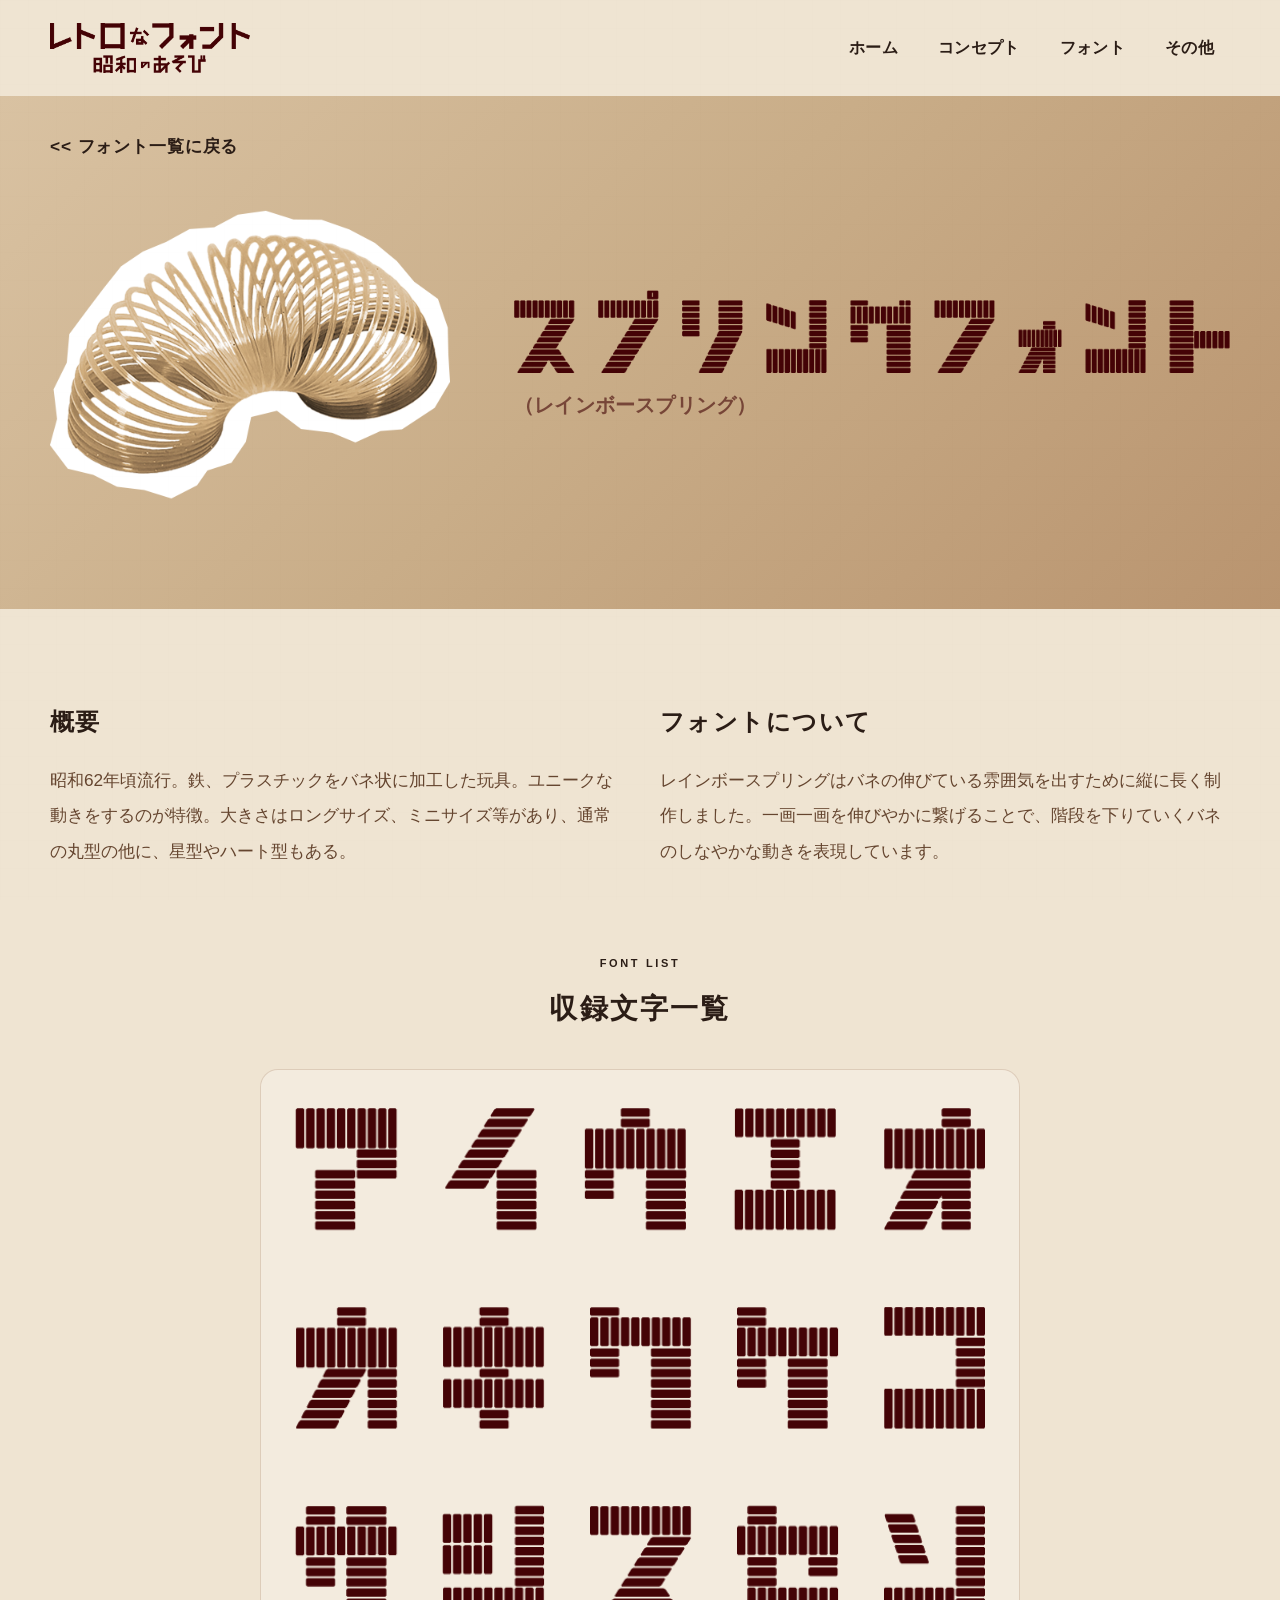
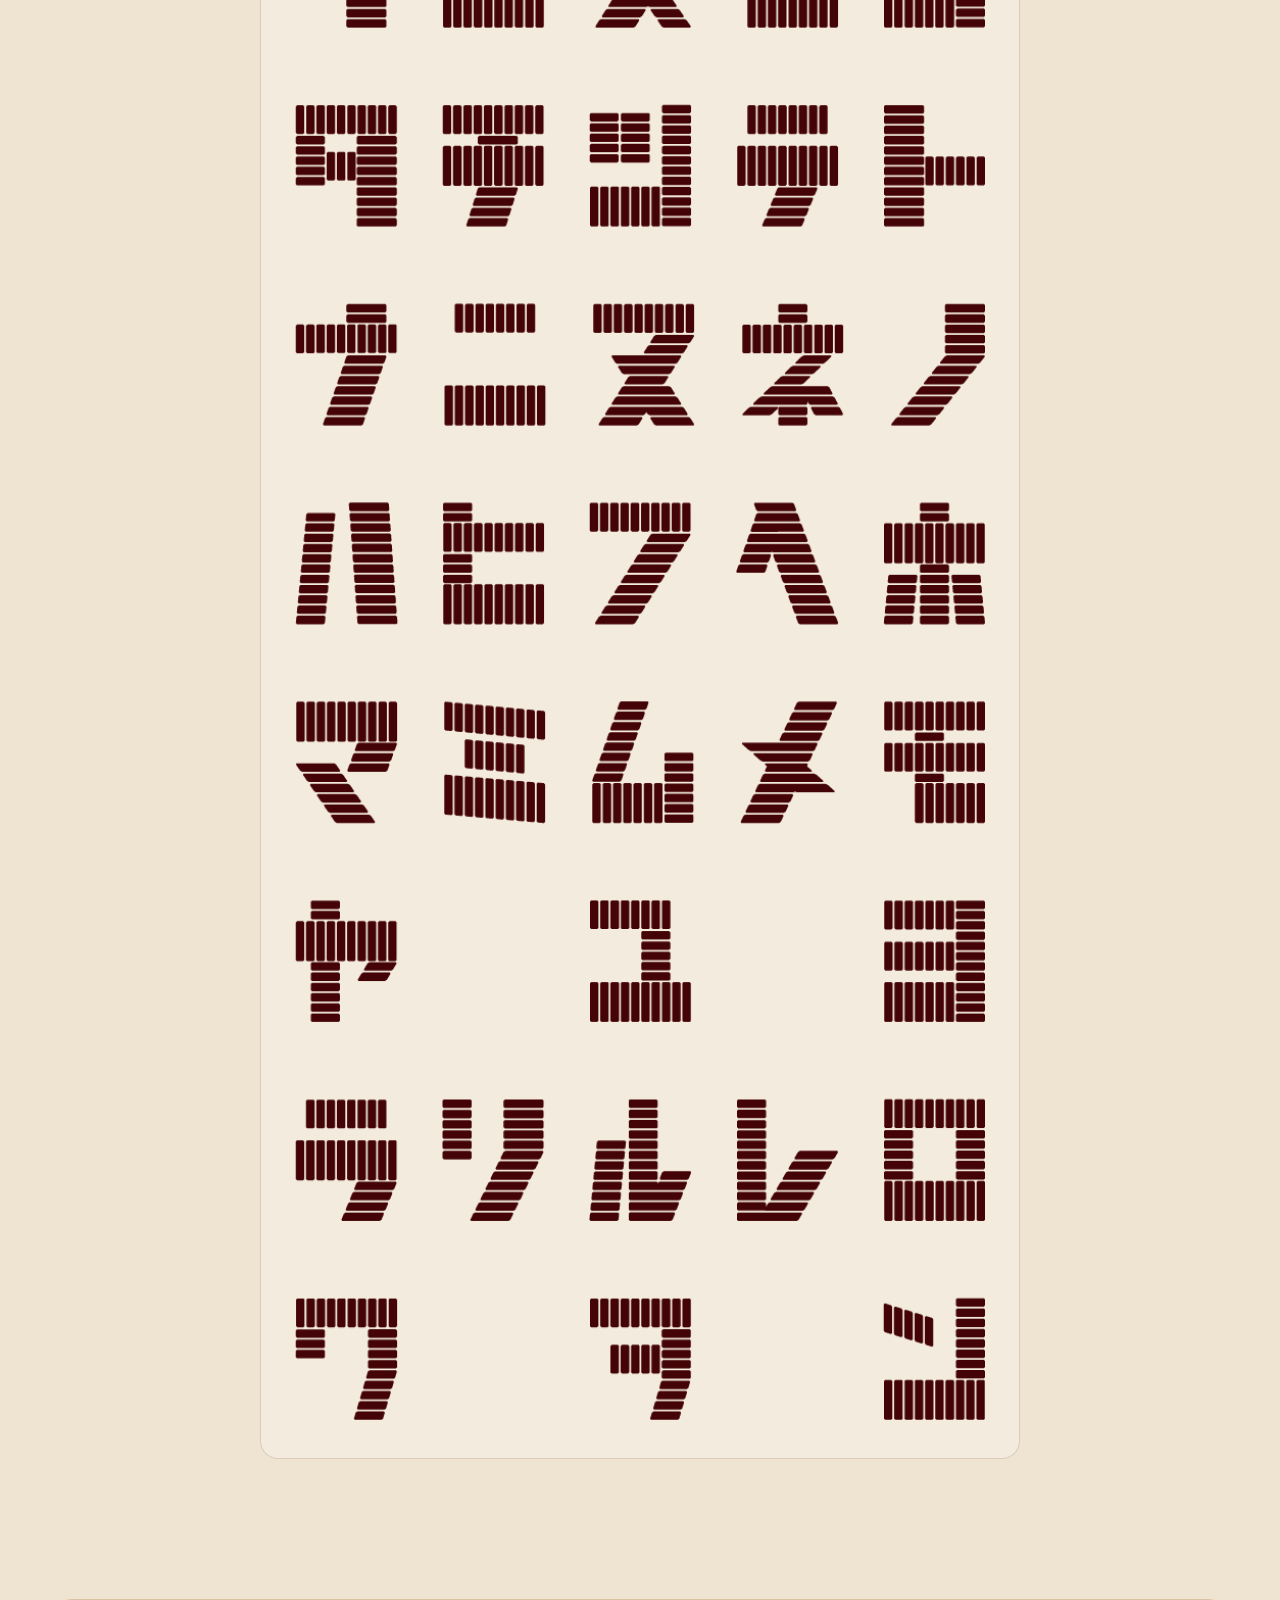
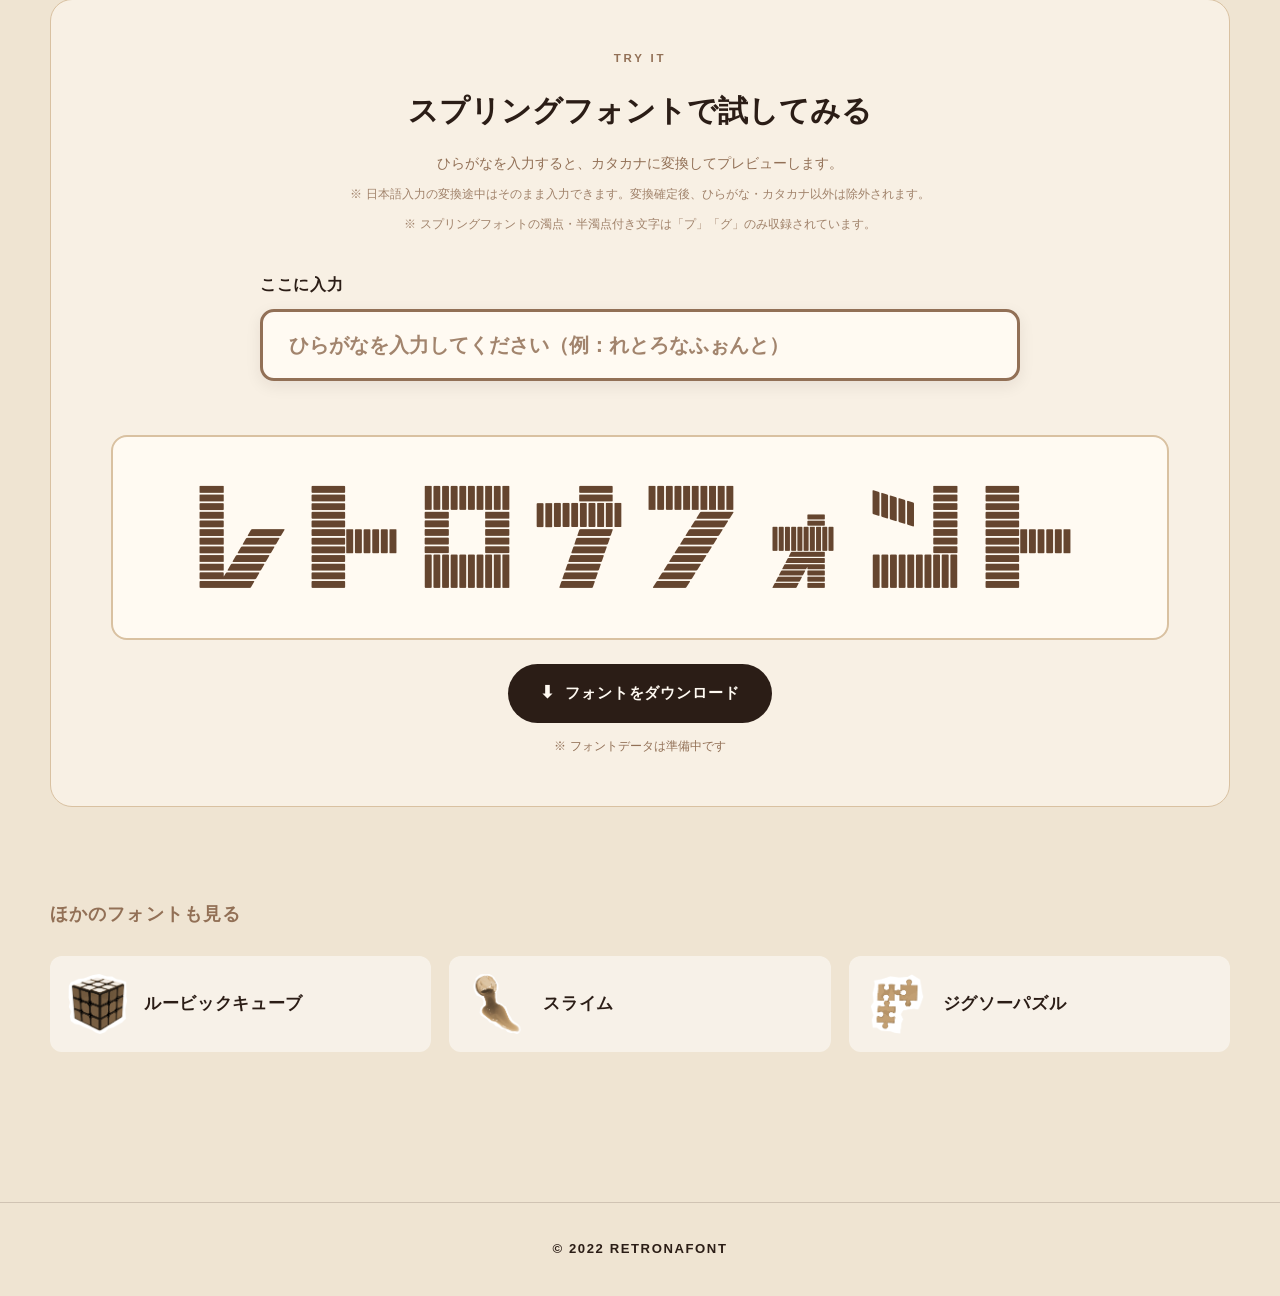
<file: sites/retronafont/rainbow.html>
<!DOCTYPE html>
<html lang="ja">

<head>
  <meta charset="UTF-8">
  <meta name="viewport" content="width=device-width, initial-scale=1.0">
  <title>レインボースプリング｜レトロなフォント｜昭和のあそび</title>
  <link rel="stylesheet" href="css/style.css">
</head>

<body class="font-page--spring">
  <!-- ローディング -->
  <div id="loader">
    <div class="loader">
      <img src="img/logo.webp" alt="">
      <div class="load-bar">
        <span></span>
      </div>
      <p id="count">00</p>
    </div>
  </div>
  <header id="top">
    <a class="logo" href="index.html">
      <img src="img/logo.webp" alt="レトロなフォント 昭和のあそび">
    </a>
    <nav id="nav">
      <a href="index.html">ホーム</a>
      <a href="index.html#about">コンセプト</a>
      <div class="nav-font">
        <div>
          <a href="index.html#fonts">フォント</a>
          <button type="button" aria-label="フォントの一覧を開く"></button>
        </div>
        <ul>
          <li><a href="cube.html">ルービックキューブ</a></li>
          <li><a href="rainbow.html">レインボースプリング</a></li>
          <li><a href="slime.html">スライム</a></li>
          <li><a href="puzzle.html">ジグソーパズル</a></li>
        </ul>
      </div>
      <a href="index.html#motifs">その他</a>
    </nav>
    <button class="menu" type="button">
      <span></span>
      <span></span>
      <span></span>
    </button>
  </header>
  <main>
    <section class="font-page-hero">
      <div class="font-page-photo">
        <img src="img/motif/rainbow.webp" alt="レインボースプリング">
      </div>
      <div class="font-page-heading">
        <a class="font-page-back" href="index.html#fonts">&lt;&lt; フォント一覧に戻る</a>
        <h1 class="font-page-title-image"><img src="img/only_motif/spring_page.webp" alt="スプリングフォント"><small>（レインボースプリング）</small></h1>
      </div>
    </section>

    <section class="font-page-story">
      <div>
        <h2>概要</h2>
        <p>昭和62年頃流行。鉄、プラスチックをバネ状に加工した玩具。ユニークな動きをするのが特徴。大きさはロングサイズ、ミニサイズ等があり、通常の丸型の他に、星型やハート型もある。</p>
      </div>
      <div>
        <h2>フォントについて</h2>
        <p>レインボースプリングはバネの伸びている雰囲気を出すために縦に長く制作しました。一画一画を伸びやかに繋げることで、階段を下りていくバネのしなやかな動きを表現しています。</p>
      </div>
    </section>

    <section class="font-glyph-list" aria-labelledby="glyph-list-title-rainbow">
      <p class="number">FONT LIST</p>
      <h2 id="glyph-list-title-rainbow">収録文字一覧</h2>
      <div class="font-glyph-list-image">
        <img src="img/font_lists/spring_list.webp" alt="スプリングフォントの収録文字一覧">
      </div>
    </section>

    <section class="font-try">
      <p class="number">TRY IT</p>
      <h2>スプリングフォントで試してみる</h2>
      <p class="font-try-intro">ひらがなを入力すると、カタカナに変換してプレビューします。<br><small>※ 日本語入力の変換途中はそのまま入力できます。変換確定後、ひらがな・カタカナ以外は除外されます。</small><br><small>※ スプリングフォントの濁点・半濁点付き文字は「プ」「グ」のみ収録されています。</small></p>
      <p class="font-try-label">ここに入力</p>
      <input type="text" id="fontInput" class="font-try-input" placeholder="ひらがなを入力してください（例：れとろなふぉんと）">
      <p id="fontWarning" class="font-try-warning"></p>
      <p id="fontPreview" class="font-try-preview"><span class="font-try-preview-text">レトロナフォント</span></p>
      <div class="font-download">
        <a class="font-download-btn" href="#" onclick="return false;">
          <span class="icon">⬇</span>
          <span>フォントをダウンロード</span>
        </a>
        <p class="font-download-note">※ フォントデータは準備中です</p>
      </div>
    </section>

    <section class="font-page-links">
      <h2>ほかのフォントも見る</h2>
      <div class="font-page-links-grid">
          <a href="cube.html">
            <img src="img/motif/cube.webp" alt="ルービックキューブ">
            <span>ルービックキューブ</span>
          </a>
          <a href="slime.html">
            <img src="img/motif/slime.webp" alt="スライム">
            <span>スライム</span>
          </a>
          <a href="puzzle.html">
            <img src="img/motif/puzzle.webp" alt="ジグソーパズル">
            <span>ジグソーパズル</span>
          </a>
      </div>
    </section>
  </main>
  <!-- スクロール追随メニューボタン（タブレット・スマホ幅） -->
  <button type="button" class="float-menu" aria-label="メニューを開く">
    <span></span><span></span><span></span>
  </button>
  <!-- ページトップ -->
  <a class="page-top" href="#top">
    <span><img src="img/tophe.webp" alt="↑"></span>
    <small>PAGE TOP</small>
  </a>
  <!-- フッター -->
  <footer>
    <p>© 2022 RETRONAFONT</p>
  </footer>
  <script src="js/script.js"></script>
</body>

</html>
</file>
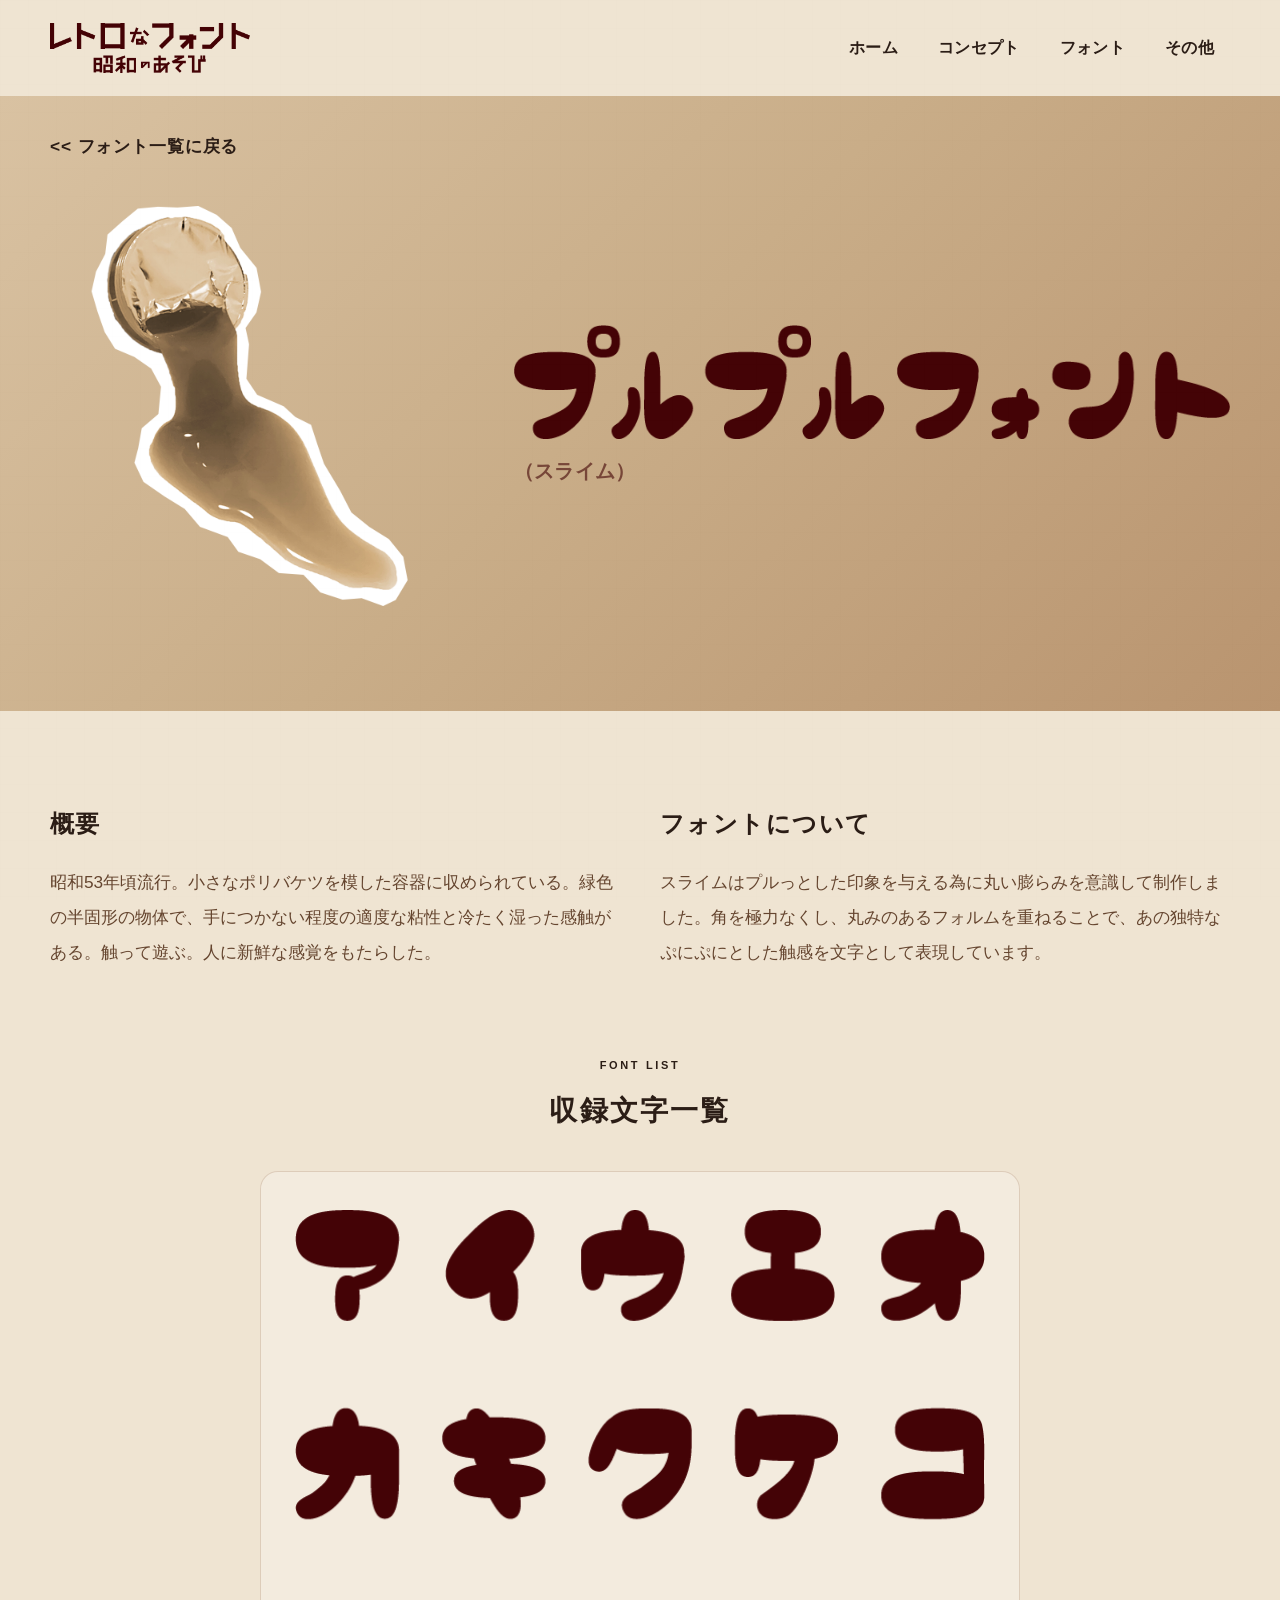
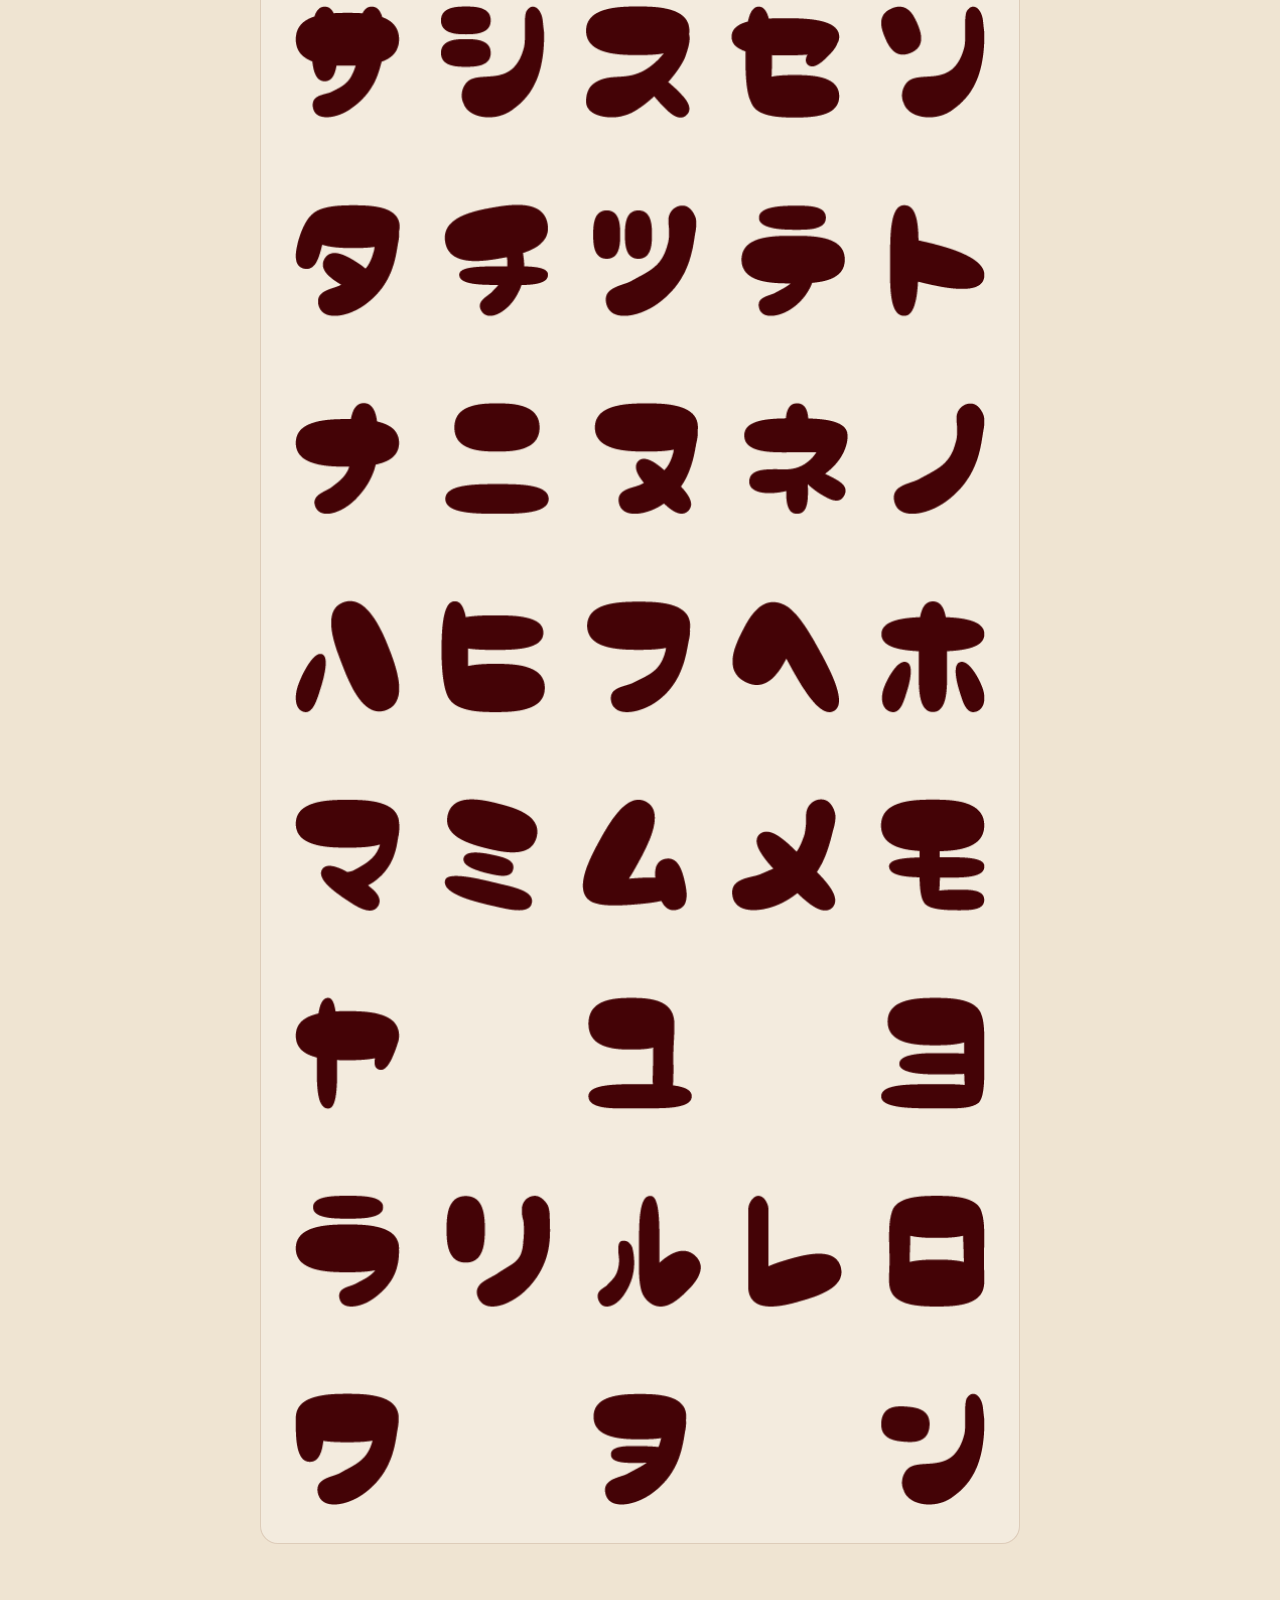
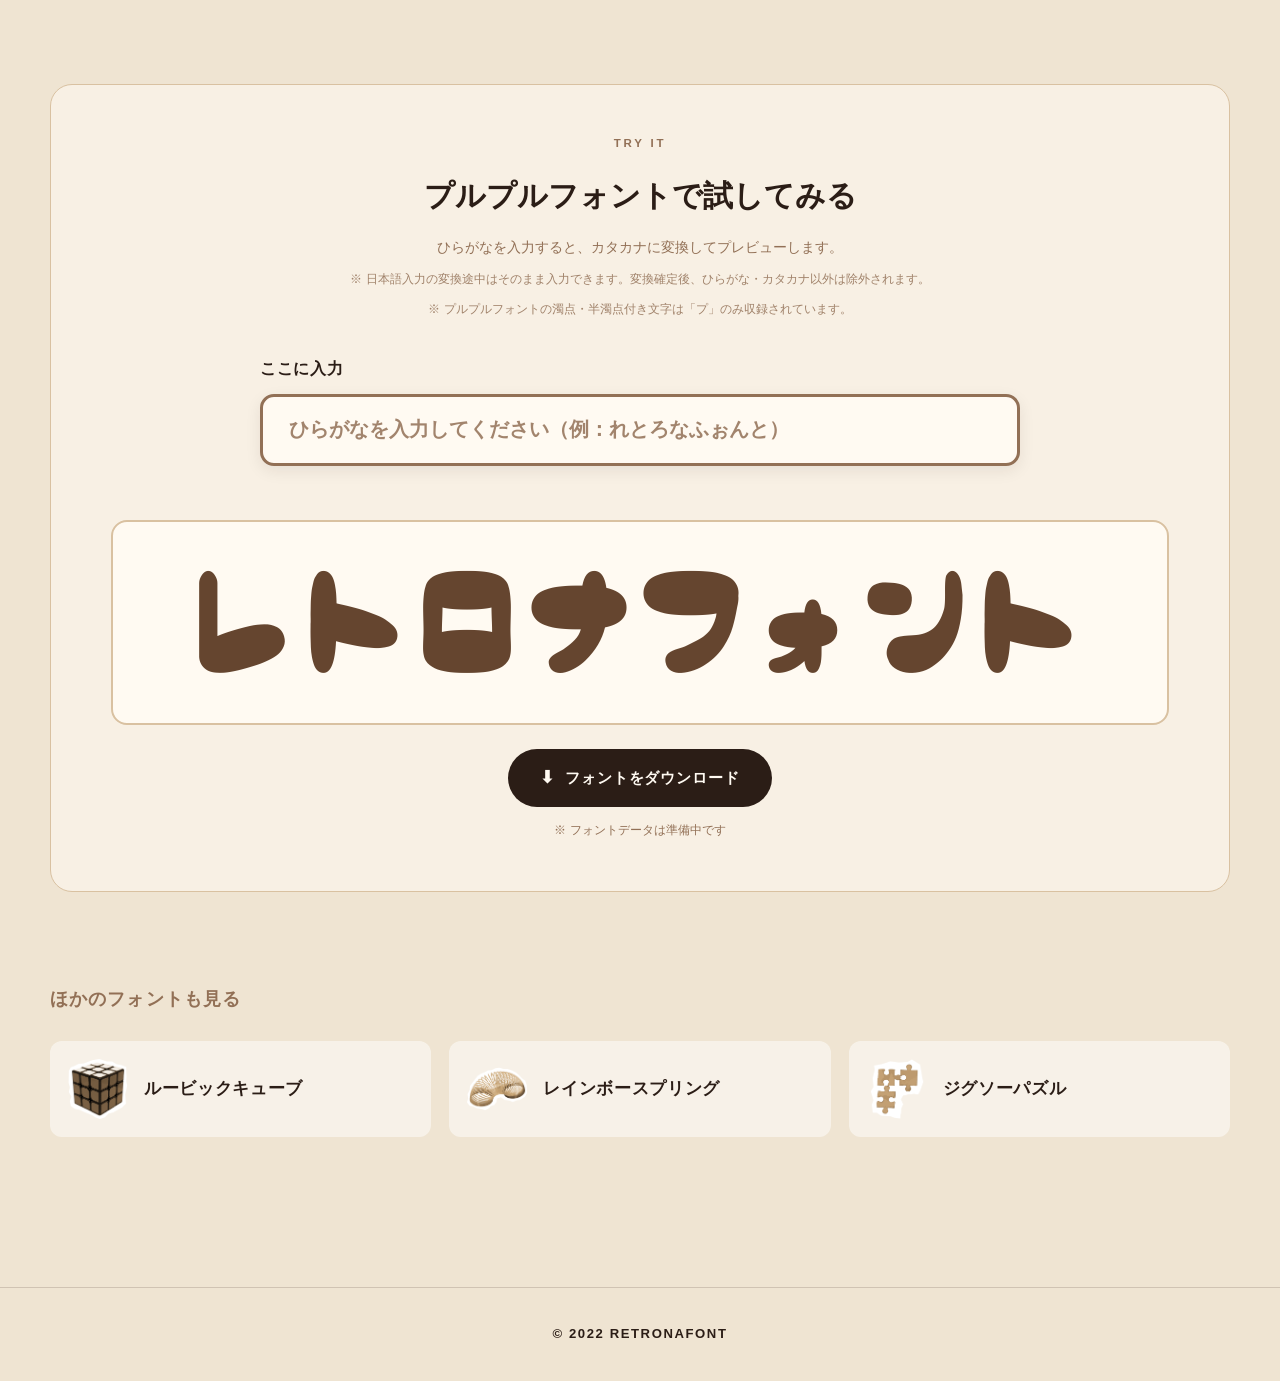
<file: sites/retronafont/slime.html>
<!DOCTYPE html>
<html lang="ja">

<head>
  <meta charset="UTF-8">
  <meta name="viewport" content="width=device-width, initial-scale=1.0">
  <title>スライム｜レトロなフォント｜昭和のあそび</title>
  <link rel="stylesheet" href="css/style.css">
</head>

<body class="font-page--purupuru">
  <!-- ローディング -->
  <div id="loader">
    <div class="loader">
      <img src="img/logo.webp" alt="">
      <div class="load-bar">
        <span></span>
      </div>
      <p id="count">00</p>
    </div>
  </div>
  <header id="top">
    <a class="logo" href="index.html">
      <img src="img/logo.webp" alt="レトロなフォント 昭和のあそび">
    </a>
    <nav id="nav">
      <a href="index.html">ホーム</a>
      <a href="index.html#about">コンセプト</a>
      <div class="nav-font">
        <div>
          <a href="index.html#fonts">フォント</a>
          <button type="button" aria-label="フォントの一覧を開く"></button>
        </div>
        <ul>
          <li><a href="cube.html">ルービックキューブ</a></li>
          <li><a href="rainbow.html">レインボースプリング</a></li>
          <li><a href="slime.html">スライム</a></li>
          <li><a href="puzzle.html">ジグソーパズル</a></li>
        </ul>
      </div>
      <a href="index.html#motifs">その他</a>
    </nav>
    <button class="menu" type="button">
      <span></span>
      <span></span>
      <span></span>
    </button>
  </header>
  <main>
    <section class="font-page-hero">
      <div class="font-page-photo">
        <img src="img/motif/slime.webp" alt="スライム">
      </div>
      <div class="font-page-heading">
        <a class="font-page-back" href="index.html#fonts">&lt;&lt; フォント一覧に戻る</a>
        <h1 class="font-page-title-image"><img src="img/only_motif/puru_page.webp" alt="プルプルフォント"><small>（スライム）</small></h1>
      </div>
    </section>

    <section class="font-page-story">
      <div>
        <h2>概要</h2>
        <p>昭和53年頃流行。小さなポリバケツを模した容器に収められている。緑色の半固形の物体で、手につかない程度の適度な粘性と冷たく湿った感触がある。触って遊ぶ。人に新鮮な感覚をもたらした。</p>
      </div>
      <div>
        <h2>フォントについて</h2>
        <p>スライムはプルっとした印象を与える為に丸い膨らみを意識して制作しました。角を極力なくし、丸みのあるフォルムを重ねることで、あの独特なぷにぷにとした触感を文字として表現しています。</p>
      </div>
    </section>

    <section class="font-glyph-list" aria-labelledby="glyph-list-title-slime">
      <p class="number">FONT LIST</p>
      <h2 id="glyph-list-title-slime">収録文字一覧</h2>
      <div class="font-glyph-list-image">
        <img src="img/font_lists/puru_list.webp" alt="プルプルフォントの収録文字一覧">
      </div>
    </section>

    <section class="font-try">
      <p class="number">TRY IT</p>
      <h2>プルプルフォントで試してみる</h2>
      <p class="font-try-intro">ひらがなを入力すると、カタカナに変換してプレビューします。<br><small>※ 日本語入力の変換途中はそのまま入力できます。変換確定後、ひらがな・カタカナ以外は除外されます。</small><br><small>※ プルプルフォントの濁点・半濁点付き文字は「プ」のみ収録されています。</small></p>
      <p class="font-try-label">ここに入力</p>
      <input type="text" id="fontInput" class="font-try-input" placeholder="ひらがなを入力してください（例：れとろなふぉんと）">
      <p id="fontWarning" class="font-try-warning"></p>
      <p id="fontPreview" class="font-try-preview"><span class="font-try-preview-text">レトロナフォント</span></p>
      <div class="font-download">
        <a class="font-download-btn" href="#" onclick="return false;">
          <span class="icon">⬇</span>
          <span>フォントをダウンロード</span>
        </a>
        <p class="font-download-note">※ フォントデータは準備中です</p>
      </div>
    </section>

    <section class="font-page-links">
      <h2>ほかのフォントも見る</h2>
      <div class="font-page-links-grid">
          <a href="cube.html">
            <img src="img/motif/cube.webp" alt="ルービックキューブ">
            <span>ルービックキューブ</span>
          </a>
          <a href="rainbow.html">
            <img src="img/motif/rainbow.webp" alt="レインボースプリング">
            <span>レインボースプリング</span>
          </a>
          <a href="puzzle.html">
            <img src="img/motif/puzzle.webp" alt="ジグソーパズル">
            <span>ジグソーパズル</span>
          </a>
      </div>
    </section>
  </main>
  <!-- スクロール追随メニューボタン（タブレット・スマホ幅） -->
  <button type="button" class="float-menu" aria-label="メニューを開く">
    <span></span><span></span><span></span>
  </button>
  <!-- ページトップ -->
  <a class="page-top" href="#top">
    <span><img src="img/tophe.webp" alt="↑"></span>
    <small>PAGE TOP</small>
  </a>
  <!-- フッター -->
  <footer>
    <p>© 2022 RETRONAFONT</p>
  </footer>
  <script src="js/script.js"></script>
</body>

</html>
</file>
<file: assets/css/style.css>
:root{--bg:#ffffff;--ink:#111d33;--muted:#6d7480;--muted-dark:#b6bfd0;--line:#e6e6e6;--line-dark:rgba(255,255,255,.14);--accent:#12a3a3}
*{box-sizing:border-box}html{scroll-behavior:smooth}body{margin:0;background:var(--bg);color:var(--ink);font-family:Inter,"Noto Sans JP",sans-serif;line-height:1.7}a{color:inherit;text-decoration:none}
body.modal-open{overflow:hidden}
.header{height:104px;padding:0 5vw;display:flex;align-items:center;justify-content:space-between;position:fixed;top:0;left:0;right:0;z-index:20;background:var(--bg);border-bottom:1px solid var(--line)}
.logo{font-weight:700;letter-spacing:.04em;font-size:18px}.logo span{font-size:1.4em;color:var(--accent)}
nav{display:flex;gap:42px;font-size:14px;font-weight:600;letter-spacing:.12em}
.menu{display:none;background:none;border:0;position:relative;z-index:21;cursor:pointer}
.menu span{background:var(--ink);transition:transform .3s ease,opacity .3s ease}
.mobile-nav{display:none}
.eyebrow,.section-no{font-size:11px;letter-spacing:.16em;font-weight:600;color:var(--accent)}
.works{padding:120px 5vw 60px}
.section-head{margin-bottom:36px}
.section-head h2{font-size:clamp(44px,7vw,100px);letter-spacing:-.06em;line-height:1;margin:14px 0}
.section-head>p:last-child{color:var(--muted);font-size:13px}
.work{display:grid;grid-template-columns:1.15fr .85fr;column-gap:50px;margin-bottom:200px;align-items:stretch}
.work-visual{aspect-ratio:8/5;align-self:center;display:block;overflow:hidden;position:relative;color:#fff;text-decoration:none;cursor:pointer;background:var(--ink);border-radius:22px;border:0;padding:0;width:100%;font:inherit;text-align:inherit}
.work-shot{position:absolute;inset:0;background-size:cover;background-position:center;transition:transform .8s ease}
.work-visual:hover .work-shot{transform:scale(1.06)}
.work-shot::after{content:"";position:absolute;inset:0;background:linear-gradient(180deg,rgba(0,0,0,.5) 0%,rgba(0,0,0,0) 32%)}
.work-shot-mwave{background-image:url(../img/works/mwave.jpg)}
.work-shot-house{background-image:url(../img/works/hiraoka.jpg)}
.work-shot-font{background-image:url(../img/works/font.jpg)}
.work-shot-keiryu{background-image:url(../img/works/keiryu.jpg)}
.visual-label{position:absolute;top:35px;left:40px;font-size:12px;letter-spacing:.16em;z-index:1;text-shadow:0 1px 4px rgba(0,0,0,.65);transition:opacity .3s ease}
.work-view{position:absolute;left:40px;bottom:30px;font-size:11px;letter-spacing:.1em;z-index:1;display:flex;align-items:center;gap:6px;opacity:0;transform:translateY(6px);transition:opacity .35s ease,transform .35s ease;text-shadow:0 1px 4px rgba(0,0,0,.65)}
.work-view span{display:inline-block;transition:transform .35s ease}
.work-visual:hover .work-view{opacity:1;transform:translateY(0)}
.work-visual:hover .work-view span{transform:translate(3px,-3px)}
.work-info{padding:44px 4.5vw;display:flex;flex-direction:column;justify-content:center;background:var(--bg)}
.work-dark .work-info{background:var(--ink);color:#fff}
.work-no{font-size:11px;letter-spacing:.15em}
.work-info h3{font-size:clamp(24px,2.6vw,40px);line-height:1.15;letter-spacing:-.02em;margin:16px 0 10px}
.category{font-size:10px;letter-spacing:.12em;color:var(--accent);opacity:.9}
.work-dark .category{color:var(--muted-dark)}
.description{font-size:clamp(11.5px,1vw,13px);color:var(--muted);margin:20px 0}
.work-dark .description{color:var(--muted-dark)}
.video-note{font-size:11px;color:var(--muted);margin:-8px 0 20px}
.work-dark .video-note{color:var(--muted-dark)}
.buttons{display:flex;flex-wrap:wrap;gap:10px;margin-top:15px}
.buttons a{font-size:10px;letter-spacing:.12em;font-weight:600;padding:14px 17px;background:var(--accent);color:#fff;transition:background .25s ease}
.buttons a:hover{background:var(--ink)}
.work-dark .buttons a{background:#fff;color:var(--ink)}
.work-dark .buttons a:hover{background:var(--accent);color:#fff}
.buttons .outline{background:transparent!important;color:inherit!important;border:1px solid currentColor}
.buttons .outline:hover{background:var(--accent)!important;color:#fff!important;border-color:var(--accent)}
.buttons span,.contact-link span{margin-left:18px}
.about{padding:160px 8vw;background:var(--bg);color:var(--ink)}
.about-inner{max-width:760px;margin:0 auto}
.about-text{font-size:14px;color:var(--muted)}
.about-text dl{margin-top:65px;border-top:1px solid var(--line)}
.about-text dl div{display:grid;grid-template-columns:100px 1fr;padding:18px 0;border-bottom:1px solid var(--line)}
.about-text dt{font-size:10px;letter-spacing:.15em;color:var(--accent)}
.about-text dd{margin:0;color:var(--ink)}

.career-toggle{width:100%;margin-top:25px;padding:18px 0;border:0;border-top:1px solid var(--line);border-bottom:1px solid var(--line);background:none;color:var(--ink);display:flex;align-items:center;justify-content:flex-end;gap:18px;font:600 10px Inter,"Noto Sans JP",sans-serif;letter-spacing:.15em;cursor:pointer}
.career-toggle-icon{font-size:18px;font-weight:400;letter-spacing:0;transition:transform .3s ease}
.career-toggle[aria-expanded="true"] .career-toggle-icon{transform:rotate(45deg)}
.career{padding-top:8px}
.career-item{display:grid;grid-template-columns:120px 1fr;gap:25px;padding:25px 0;border-bottom:1px solid var(--line)}
.career-year{font-size:11px;color:var(--accent);letter-spacing:.08em}
.career-item h3{margin:0 0 8px;font-size:15px;font-weight:600}
.career-item p{margin:0;font-size:13px;color:var(--muted);line-height:1.9}

.contact{padding:180px 8vw}
.contact h2{font-size:clamp(55px,9vw,140px);line-height:.88;letter-spacing:-.07em;margin:25px 0 65px}
.contact-link{display:inline-block;border-bottom:1px solid var(--accent);padding-bottom:8px;font-size:14px;color:var(--ink);transition:color .25s ease}
.contact-link:hover{color:var(--accent)}
footer{padding:35px 5vw;display:flex;justify-content:space-between;font-size:10px;letter-spacing:.12em;border-top:1px solid var(--line);color:var(--muted)}
footer a{color:var(--ink);transition:color .2s ease}
footer a:hover{color:var(--accent)}

/* Video modal */
.video-modal{position:fixed;inset:0;z-index:50;display:flex;align-items:center;justify-content:center;padding:6vh 4vw;opacity:0;visibility:hidden;transition:opacity .3s ease,visibility .3s}
.video-modal.is-open{opacity:1;visibility:visible}
.video-modal-backdrop{position:absolute;inset:0;background:rgba(17,29,51,.92)}
.video-modal-inner{position:relative;z-index:1;width:min(1100px,100%)}
.video-modal-frame{aspect-ratio:16/9;background:#000;border-radius:14px;overflow:hidden;transform:scale(.96);transition:transform .3s ease}
.video-modal.is-open .video-modal-frame{transform:scale(1)}
.video-modal video{width:100%;height:100%;object-fit:contain;background:#000;display:block}
.video-modal-close{position:absolute;top:-52px;right:0;width:40px;height:40px;border-radius:50%;background:rgba(255,255,255,.15);color:#fff;border:0;display:flex;align-items:center;justify-content:center;cursor:pointer;z-index:2;transition:background .2s ease}
.video-modal-close:hover{background:rgba(255,255,255,.3)}

/* Hero slideshow */
html{scroll-snap-type:y mandatory;scroll-padding-top:144px}
.hero,.works,.about,.contact,.work-dark{scroll-snap-align:start}
.hero{min-height:100svh;padding:104px 5vw 60px;display:flex;flex-direction:column;justify-content:center;position:relative}
.hero-carousel{display:flex;align-items:center;gap:36px;max-width:1240px;width:100%;margin:12px auto 0}
.hero-stage{position:relative;flex:1;min-width:0;aspect-ratio:8/5;overflow:hidden;border-radius:28px;background:var(--line)}
.hero-slide{position:absolute;inset:0;display:block;color:#fff;text-decoration:none;cursor:pointer;opacity:0;visibility:hidden;transform:scale(1.025);transition:opacity 1s ease,transform 1.2s ease,visibility 1s}
.hero-slide.slide-active{opacity:1;visibility:visible;transform:scale(1)}
.hero-slide-art{position:absolute;inset:0;overflow:hidden}
.hero-shot{position:absolute;inset:0;background-color:var(--line);background-size:cover;background-position:center;transition:transform .8s ease}
.hero-slide:hover .hero-shot{transform:scale(1.06)}
.hero-shot::after{content:"";position:absolute;inset:0;background:linear-gradient(0deg,rgba(0,0,0,.55) 0%,rgba(0,0,0,.05) 30%,rgba(0,0,0,0) 55%);opacity:0;transition:opacity .4s ease}
.hero-slide:hover .hero-shot::after{opacity:1}
.hero-shot-font{background-image:url(../img/hero/font.jpg)}
.hero-shot-mwave{background-image:url(../img/hero/mwave.jpg)}
.hero-shot-house{background-image:url(../img/hero/hiraoka.jpg)}
.hero-caption{position:absolute;right:4%;bottom:5%;font-size:10px;letter-spacing:.08em;z-index:1;text-shadow:0 1px 4px rgba(0,0,0,.65);opacity:0;transform:translateY(6px);transition:opacity .35s ease,transform .35s ease}
.hero-view{position:absolute;left:4%;bottom:5%;font-size:10px;letter-spacing:.1em;z-index:1;display:flex;align-items:center;gap:6px;opacity:0;transform:translateY(6px);transition:opacity .35s ease,transform .35s ease;text-shadow:0 1px 4px rgba(0,0,0,.65)}
.hero-view span{display:inline-block;transition:transform .35s ease}
.hero-slide:hover .hero-caption,.hero-slide:hover .hero-view{opacity:1;transform:translateY(0)}
.hero-slide:hover .hero-view span{transform:translate(3px,-3px)}
.hero-nav{position:static;flex:none;width:58px;height:58px;border-radius:16px;background:var(--bg);color:var(--ink);border:0;appearance:none;-webkit-appearance:none;padding:0;display:flex;align-items:center;justify-content:center;cursor:pointer;z-index:2;box-shadow:0 4px 16px rgba(17,29,51,.12);transition:background .25s ease,color .25s ease,transform .25s ease}
.hero-nav:hover{background:var(--ink);color:#fff}
.site-nav a{position:relative;display:inline-grid;place-items:center;min-width:80px;height:28px;overflow:hidden}
.site-nav .nav-en,.site-nav .nav-ja{grid-area:1/1;transition:transform .28s ease,opacity .28s ease}
.site-nav .nav-ja{transform:translateY(110%);opacity:0;color:var(--accent)}
.site-nav a:hover .nav-en,.site-nav a:focus-visible .nav-en{transform:translateY(-110%);opacity:0}
.site-nav a:hover .nav-ja,.site-nav a:focus-visible .nav-ja{transform:translateY(0);opacity:1}

@media(max-width:800px){
  .header{height:84px;padding:0 6vw}
  .header nav{display:none}
  .menu{display:block;width:30px}
  .menu span{display:block;height:1px;margin:7px 0}
  .menu.is-open span:first-child{transform:translateY(4px) rotate(45deg)}
  .menu.is-open span:last-child{transform:translateY(-4px) rotate(-45deg)}
  .logo{font-size:16px}
  .site-nav{gap:14px;font-size:11px}
  .site-nav a{min-width:58px}
  .mobile-nav{display:flex;flex-direction:column;position:fixed;top:84px;left:0;right:0;bottom:0;background:var(--bg);z-index:15;padding:20px 6vw 40px;gap:2px;opacity:0;visibility:hidden;transform:translateY(-10px);transition:opacity .3s ease,transform .3s ease,visibility .3s}
  .mobile-nav.is-open{opacity:1;visibility:visible;transform:translateY(0)}
  .mobile-nav a{display:flex;justify-content:space-between;align-items:center;padding:22px 0;border-bottom:1px solid var(--line);font-size:24px;font-weight:700;letter-spacing:.02em}
  .mobile-nav a span{font-size:12px;font-weight:500;letter-spacing:.1em;color:var(--muted)}
  html{scroll-padding-top:124px}
  .hero{min-height:auto;padding:104px 6vw 20px;gap:8px}
  .hero-carousel{gap:8px}
  .hero-stage{border-radius:18px}
  .hero-nav{width:34px;height:34px;min-width:34px;min-height:34px;border-radius:9px}
  .hero-nav svg{width:15px;height:15px}
  .works{padding:42px 6vw 50px}
  .section-head{margin-bottom:34px}
  .work{display:block;margin-bottom:90px;min-height:0}
  .work-info{padding:32px 4vw 20px}
  .video-modal-close{top:-44px}
  .about{padding:96px 7vw}
  .career-item{grid-template-columns:1fr;gap:6px;padding:20px 0}
  .contact{padding:96px 7vw}
  .contact h2{font-size:16vw}
  footer{padding:25px 7vw}
  .buttons a{flex:1;text-align:center;min-width:130px}
}
@media(max-width:520px){
  .site-nav{gap:5px}
  .site-nav a{min-width:52px}
  .hero-carousel{gap:6px}
  .hero-nav{width:30px;height:30px;min-width:30px;min-height:30px;border-radius:8px}
  .hero-nav svg{width:14px;height:14px}
}
</file>
<file: sites/hiraoka/css/style.css>
@charset "utf-8";

:root {
  --bg: #f3f0e8;
  --paper: #ffffff;
  --ink: #26323a;
  --muted: #6b716f;
  --green: #263f52;
  --line: #d7d4cc;
  --accent: #b77945;
  --max: 1180px;
  --accent-strong: #9c6437;
}

* {
  box-sizing: border-box;
  margin: 0;
  padding: 0;
}
html {
  scroll-behavior: smooth;
}
body {
  font-family: "Noto Sans JP",sans-serif;
  color: var(--ink);
  background: var(--paper);
  line-height: 1.8;
}
a {
  color: inherit;
  text-decoration: none;
}
img {
  max-width: 100%;
  display: block;
}
button,input,select,textarea {
  font: inherit;
}
.centered {
  text-align: center;
}
.note {
  font-size: 12px;
  color: var(--muted);
  margin-top: 16px;
}
.site-header {
  position: sticky;
  top: 0;
  z-index: 100;
  background: rgba(255,255,255,.97);
  border-bottom: 1px solid var(--line);
  backdrop-filter: blur(10px);
  border-bottom-color: var(--line);
}
.header-inner {
  max-width: var(--max);
  margin: auto;
  min-height: 78px;
  padding: 0 24px;
  display: flex;
  align-items: center;
  justify-content: space-between;
  gap: 24px;
}
.brand {
  display: inline-flex;
  align-items: center;
  gap: 14px;
  white-space: nowrap;
  color: var(--green);
  min-width: max-content;
}
.brand-mark {
  width: 52px;
  height: 52px;
  border: 0;
  display: flex;
  align-items: center;
  justify-content: center;
  flex: 0 0 52px;
  overflow: visible;
  background: transparent;
  flex-basis: 52px;
  padding: 0;
}
.brand-mark img {
  width: 100%;
  height: 100%;
  object-fit: contain;
  display: block;
}
.brand-text {
  display: flex;
  flex-direction: column;
  align-items: flex-start;
  justify-content: center;
  line-height: 1;
  min-width: 0;
}
.brand-name {
  font-family: "Noto Serif JP",serif;
  font-size: 22px;
  letter-spacing: .08em;
  line-height: 1.15;
  color: var(--green);
}
.brand-text small {
  font-family: "Noto Sans JP",sans-serif;
  display: block !important;
  font-size: 8px;
  line-height: 1;
  letter-spacing: .18em;
  color: var(--green);
  opacity: .75;
  margin-top: 7px;
}
.global-nav {
  display: flex;
  align-items: center;
  gap: 22px;
  font-size: 14px;
  margin-left: auto;
}
.global-nav a {
  position: relative;
}
.global-nav a:not(.nav-contact)::after {
  content: none !important;
  position: absolute;
  left: 0;
  bottom: -5px;
  width: 0;
  height: 1px;
  background: var(--green);
  transition: .25s;
  display: none !important;
}
.global-nav a:hover::after {
  width: 100%;
}
.nav-contact,.btn-primary {
  background: var(--green);
  color: #fff;
}
.nav-contact {
  padding: 12px 20px;
  background: var(--accent-strong);
}
.menu-btn {
  display: none;
  border: 0;
  background: none;
  width: 40px;
  height: 40px;
}
.menu-btn span {
  display: block;
  height: 1px;
  background: var(--ink);
  margin: 7px 0;
}
.hero {
  height: calc(100vh - 78px);
  min-height: 620px;
  max-height: 760px;
  position: relative;
  display: grid;
  align-items: center;
  overflow: hidden;
}
.hero-visual {
  position: absolute;
  inset: 0;
  overflow: hidden;
  background: var(--bg);
}
.placeholder-photo {
  background: linear-gradient(135deg,#e9e7e1,#f8f7f4 48%,#ddd8cd);
  position: relative;
  overflow: hidden;
}
.placeholder-photo::before,.placeholder-photo::after {
  content: "";
  position: absolute;
  left: -15%;
  top: 50%;
  width: 130%;
  height: 1px;
  background: rgba(80,80,70,.18);
}
.placeholder-photo::before {
  transform: rotate(18deg);
}
.placeholder-photo::after {
  transform: rotate(-18deg);
}
.hero-visual::after {
  content: "";
  position: absolute;
  inset: 0;
  background: linear-gradient(90deg,rgba(255,255,255,.78),rgba(255,255,255,.22) 58%,rgba(255,255,255,.04));
}
.hero-copy {
  position: relative;
  z-index: 2;
  width: min(var(--max),calc(100% - 48px));
  margin: auto;
}
.eyebrow,.section-en {
  letter-spacing: .16em;
  font-size: 12px;
  color: var(--accent);
  font-weight: 700;
}
.hero h1 {
  font-family: "Noto Serif JP",serif;
  font-weight: 500;
  font-size: clamp(42px,6vw,78px);
  line-height: 1.45;
  margin: 14px 0 22px;
  text-shadow: 0 2px 24px rgba(255,255,255,.6), 0 1px 2px rgba(255,255,255,.4);
}
.hero-copy>p:not(.eyebrow) {
  font-size: 16px;
}
.btn {
  display: inline-flex;
  align-items: center;
  justify-content: center;
  gap: 18px;
  padding: 14px 22px;
  margin-top: 28px;
  border: 0;
  cursor: pointer;
}
.scroll-guide {
  position: absolute;
  bottom: 42px;
  left: 50%;
  z-index: 3;
  transform: translateX(-50%);
  display: grid;
  gap: 5px;
  text-align: center;
  font-size: 11px;
  line-height: 1.2;
  letter-spacing: .12em;
  min-width: 72px;
  padding: 4px 8px;
  color: var(--ink);
}
.section {
  padding: 100px 24px;
}
.section-soft {
  background: var(--bg);
}
.section-inner {
  max-width: var(--max);
  margin: auto;
}
.section h2,.sub-hero h1 {
  font-family: "Noto Serif JP",serif;
  font-weight: 500;
  font-size: 34px;
  line-height: 1.5;
  margin: 8px 0 28px;
}
.about-grid {
  display: grid;
  grid-template-columns: .9fr 1.1fr;
  gap: 80px;
  align-items: center;
}
.about-photo {
  aspect-ratio: 16/9;
}
.text-link {
  display: inline-block;
  margin-top: 22px;
  border-bottom: 1px solid var(--ink);
  padding-bottom: 3px;
  font-size: 14px;
  border-bottom-color: var(--accent);
}
.feature-grid {
  display: grid;
  grid-template-columns: repeat(3,1fr);
  margin-top: 50px;
}
.feature-card {
  padding: 34px 42px;
  border-right: 1px solid var(--line);
}
.feature-card:last-child {
  border-right: 0;
}
.feature-icon {
  width: 70px;
  height: 70px;
  border: 1px solid var(--accent);
  border-radius: 50%;
  display: grid;
  place-items: center;
  margin-bottom: 20px;
  color: var(--accent);
  font-family: "Noto Serif JP",serif;
}
.feature-card h3,.work-card h3,.service-grid h3 {
  font-size: 17px;
  margin-bottom: 10px;
  line-height: 1.55;
}
.feature-card p,.work-card p,.service-grid p {
  font-size: 13px;
  color: #555;
}
.section-head {
  display: flex;
  justify-content: space-between;
  align-items: end;
  margin-bottom: 40px;
}
.works-grid {
  display: grid;
  grid-template-columns: repeat(3,1fr);
  gap: 32px;
}
.work-card {
  display: block;
}
.work-photo {
  aspect-ratio: 4/2.6;
  margin-bottom: 16px;
}
.service-grid {
  display: grid;
  grid-template-columns: repeat(4,1fr);
  margin-top: 45px;
  border-top: 1px solid var(--line);
  border-bottom: 1px solid var(--line);
}
.service-grid article {
  padding: 36px 26px;
  border-right: 1px solid var(--line);
  position: relative;
  padding-top: 36px;
  min-height: 180px;
}
.service-grid article:last-child {
  border-right: 0;
}
.service-mark {
  display: none !important;
  place-items: center;
  width: 44px;
  height: 44px;
  border: 1px solid var(--accent);
  margin-bottom: 16px;
  color: var(--accent);
}
.quality-layout {
  display: grid;
  grid-template-columns: 2fr .9fr;
  gap: 60px;
}
.quality-grid {
  display: grid;
  grid-template-columns: repeat(2,1fr);
  gap: 0;
  border-top: 1px solid var(--line);
  border-left: 1px solid var(--line);
}
.quality-grid article {
  padding: 24px;
  border-right: 1px solid var(--line);
  border-bottom: 1px solid var(--line);
}
.quality-grid strong {
  display: block;
  margin-bottom: 5px;
}
.quality-grid span {
  font-size: 12px;
  color: var(--muted);
}
.inspection-flow {
  display: flex;
  align-items: center;
  gap: 12px;
  margin-top: 25px;
  flex-wrap: wrap;
}
.inspection-flow span {
  border: 1px solid var(--line);
  padding: 9px 13px;
  font-size: 12px;
}
.after-box {
  background: var(--bg);
  padding: 34px;
}
.after-box ul {
  list-style: none;
  display: grid;
  gap: 8px;
}
.after-box li::before {
  content: "○";
  margin-right: 0;
  color: var(--green);
}
.news-contact-grid {
  display: grid;
  grid-template-columns: 1.1fr .9fr;
  gap: 60px;
  align-items: start;
}
.news-list {
  border-top: 1px solid var(--line);
}
.news-list a {
  display: grid;
  grid-template-columns: 120px 1fr;
  gap: 20px;
  padding: 16px 0;
  border-bottom: 1px solid var(--line);
  font-size: 14px;
}
.news-list time {
  color: var(--muted);
}
.contact-panel {
  background: var(--accent-strong);
  padding: 38px;
  color: #fff;
}
.contact-panel h2 {
  font-size: 26px;
}
.tel {
  font-size: 22px;
  font-weight: 700;
  margin-top: 18px;
}
.hours {
  font-size: 12px;
}
.contact-panel.wide {
  text-align: center;
  max-width: 760px;
}
.site-footer {
  border-top: 0;
  padding: 42px 24px 22px;
  background: #26323a;
  color: #f8f8f5;
}
.footer-inner {
  max-width: var(--max);
  margin: auto;
  display: flex;
  justify-content: space-between;
  gap: 40px;
}
.footer-links {
  display: grid;
  grid-template-columns: repeat(3,auto);
  gap: 8px 35px;
  font-size: 13px;
}
.copyright {
  text-align: center;
  font-size: 11px;
  color: var(--muted);
  margin-top: 36px;
}
.copyright span {
  font-size: 10px;
}
.page-top {
  position: fixed;
  right: 24px;
  bottom: 24px;
  width: 54px;
  height: 54px;
  border: 0;
  background: var(--green);
  cursor: pointer;
  opacity: 0;
  pointer-events: none;
  transition: opacity .25s ease,transform .25s ease,background-color .2s ease,box-shadow .2s ease;
  z-index: 80;
  border-radius: 8px;
  color: #fff;
  display: grid;
  place-items: center;
  transform: translateY(8px);
  box-shadow: 0 7px 20px rgba(38,63,82,.22);
}
.page-top.is-show {
  opacity: 1;
  pointer-events: auto;
  transform: translateY(0);
}
.sub-hero {
  padding: 105px 24px 75px;
  text-align: center;
  background: var(--bg);
}
.sub-hero p:last-child {
  color: var(--muted);
}
.filter-buttons {
  display: flex;
  justify-content: center;
  gap: 10px;
  margin-bottom: 44px;
}
.filter-buttons button {
  border: 1px solid var(--line);
  background: #fff;
  padding: 10px 20px;
  cursor: pointer;
}
.filter-buttons button.is-active {
  background: var(--green);
  color: #fff;
}
.works-page-grid .work-card {
  cursor: pointer;
}
.works-page-grid .is-hidden {
  display: none;
}
.modal {
  position: fixed;
  inset: 0;
  z-index: 200;
  display: none;
}
.modal.is-open {
  display: grid;
  place-items: center;
  padding: 24px;
}
.modal-backdrop {
  position: absolute;
  inset: 0;
  background: rgba(0,0,0,.55);
}
.modal-content {
  position: relative;
  width: min(820px,100%);
  background: #fff;
  padding: 0;
  z-index: 2;
  max-height: calc(100vh - 48px);
  overflow: auto;
  box-shadow: 0 18px 70px rgba(0,0,0,.22);
}
.modal-close {
  position: static;
  right: 10px;
  top: 8px;
  border: 1px solid var(--line);
  background: #fff;
  font-size: 27px;
  cursor: pointer;
  flex: 0 0 42px;
  width: 42px;
  height: 42px;
  line-height: 1;
  display: grid;
  place-items: center;
  transition: .2s;
}
.modal-photo {
  aspect-ratio: 16/9;
  margin-bottom: 24px;
  margin: 0;
  background-color: var(--bg);
}
.modal-title {
  font-family: "Noto Serif JP",serif;
  font-size: 24px;
  margin-bottom: 10px;
  margin: 0;
}
.company-table {
  border-top: 1px solid var(--line);
}
.company-table>div {
  display: grid;
  grid-template-columns: 200px 1fr;
  border-bottom: 1px solid var(--line);
  padding: 18px 0;
}
.company-table dt {
  font-weight: 700;
}
.contact-form-wrap {
  max-width: 820px;
}
.form-lead {
  margin-bottom: 45px;
}
.form-row {
  display: grid;
  grid-template-columns: 220px 1fr;
  gap: 20px;
  margin-bottom: 26px;
  align-items: start;
}
.form-row label span {
  font-size: 11px;
  background: var(--accent);
  color: #fff;
  padding: 3px 6px;
  margin-left: 8px;
}
.form-row input,.form-row select,.form-row textarea {
  width: 100%;
  border: 1px solid var(--line);
  padding: 13px;
  background: #fff;
}
.form-row .error {
  grid-column: 2;
  color: #a14337;
  font-size: 12px;
}
.privacy-check {
  display: block;
  text-align: center;
  margin-top: 30px;
}
.privacy-check a {
  text-decoration: underline;
}
.privacy-error {
  text-align: center;
  color: #a14337;
  font-size: 12px;
}
.form-submit {
  display: flex;
  margin: 25px auto 0;
}
.form-result {
  text-align: center;
  margin-top: 18px;
  color: var(--green);
}
.privacy {
  max-width: 820px;
}
.reveal {
  opacity: 0;
  transform: translateY(35px);
  transition: .7s;
}
.reveal.is-visible {
  opacity: 1;
  transform: none;
}
.site-photo {
  background-position: center;
  background-size: cover;
  background-repeat: no-repeat;
  position: relative;
  overflow: hidden;
}
.hero-visual.site-photo::before,.hero-visual.site-photo::after,.site-photo::before,.site-photo::after {
  content: none;
}
.hero-visual.site-photo::after {
  content: "";
  position: absolute;
  inset: 0;
  background: linear-gradient(90deg,rgba(255,255,255,.82),rgba(255,255,255,.18) 60%,rgba(255,255,255,.06));
}
.hero-visual.site-photo {
  background-position: center center;
}
.scroll-guide span {
  display: block;
  font-size: 16px;
  line-height: 1;
}
.about-grid>div>p:not(.section-en),
.feature-card p,
.work-card p,
.service-grid p,
.modal-description,
.privacy>p:last-child {
  text-align: justify;
  text-justify: inter-character;
  letter-spacing: .015em;
}
.service-grid article::before {
  content: "";
  position: absolute;
  left: 26px;
  top: 25px;
  width: 34px;
  height: 2px;
  background: var(--green);
}
.service-grid h3 {
  margin-top: 8px;
}
.after-box h2 {
  line-height: 1.55;
  margin-bottom: 22px;
}
.after-box li {
  display: grid;
  grid-template-columns: 18px 1fr;
  align-items: start;
}
.modal-head {
  display: flex;
  align-items: center;
  justify-content: space-between;
  gap: 20px;
  padding: 18px 22px;
  border-bottom: 1px solid var(--line);
  background: #fff;
  position: sticky;
  top: 0;
  z-index: 3;
}
.modal-close:hover {
  background: var(--bg);
  border-color: var(--green);
}
.modal-description {
  padding: 22px 24px 28px;
  color: #555;
}
.works-grid .work-card p {
  min-height: 3.6em;
}
.contact-panel p:not(.tel):not(.hours) {
  max-width: 38em;
}
.hero-photo {
  width: 100%;
  height: 100%;
  object-fit: cover;
  object-position: center center;
  display: block;
}
.about-grid-single {
  grid-template-columns: minmax(0,760px);
  justify-content: start;
}
.service-lead {
  max-width: 720px;
  margin: 0 auto 38px;
  color: var(--muted);
}
.service-grid-five {
  grid-template-columns: repeat(5,1fr);
}
.service-grid-five article {
  border-bottom: 0;
}
.service-grid-five article:not(:last-child) {
  border-right: 1px solid var(--line);
}
.service-grid-five h3 {
  font-size: 17px;
}
.company-section-head {
  margin-bottom: 22px;
}
.company-table-compact {
  max-width: 900px;
}
.company-table a,.contact-panel .tel a,.form-lead a {
  color: inherit;
  text-decoration: none;
}
.home-contact {
  margin: 0 auto;
  background: var(--accent-strong);
}
.home-contact .section-en {
  margin-bottom: 9px;
}
.nav-dropdown {
  position: relative;
  display: flex;
  align-items: center;
  align-self: stretch;
}
.nav-dropdown-trigger {
  display: flex;
  align-items: center;
  gap: 5px;
  height: 100%;
  padding: 0;
}
.nav-dropdown-menu {
  position: absolute;
  top: 100%;
  left: 50%;
  transform: translateX(-50%);
  width: 285px;
  padding: 10px;
  background: #fff;
  border: 1px solid var(--line);
  box-shadow: 0 12px 30px rgba(50,45,35,.12);
  opacity: 0;
  visibility: hidden;
  pointer-events: none;
  transition: opacity .12s ease;
  z-index: 120;
}
.nav-dropdown-menu a {
  display: block;
  padding: 10px 12px;
  font-size: 12px;
  line-height: 1.5;
  border-bottom: 1px solid var(--line);
  transform: none !important;
}
.nav-dropdown-menu a:last-child {
  border-bottom: 0;
}
.nav-dropdown-menu a::after {
  display: none !important;
}
.nav-dropdown-menu a:hover {
  background: var(--bg);
  color: var(--green);
}
.nav-dropdown:hover .nav-dropdown-menu,.nav-dropdown:focus-within .nav-dropdown-menu {
  opacity: 1;
  visibility: visible;
  pointer-events: auto;
  transform: translateX(-50%);
}
.service-link-grid a {
  position: relative;
  padding: 42px 26px 34px;
  border-right: 1px solid var(--line);
  transition: .25s;
  background: transparent;
  padding-top: 34px;
}
.service-link-grid a:last-child {
  border-right: 0;
}
.service-link-grid a::before {
  content: "";
  position: absolute;
  left: 26px;
  top: 25px;
  width: 34px;
  height: 2px;
  background: var(--green);
}
.service-link-grid a:hover {
  background: #fff;
  transform: translateY(-3px);
}
.service-link-grid a span {
  display: inline-block;
  margin-top: 16px;
  font-size: 12px;
  color: var(--green);
  font-weight: 700;
}
.center-link {
  text-align: center;
  margin-top: 32px;
}
.btn-outline {
  border: 1px solid var(--green);
  color: var(--green);
  background: transparent;
}
.phone-priority {
  margin: 26px auto 4px;
  display: flex;
  flex-direction: column;
  align-items: center;
}
.phone-label {
  font-size: 16px;
  font-weight: 700;
  letter-spacing: .06em;
  color: #fff;
  margin-bottom: 8px;
}
.phone-number {
  display: inline-flex;
  align-items: baseline;
  gap: 0;
  font-size: clamp(34px,5vw,56px);
  font-weight: 700;
  line-height: 1.2;
  letter-spacing: .02em;
  color: #fff !important;
}
.phone-number small {
  font-size: .34em;
  letter-spacing: .08em;
  display: none;
}
.phone-note {
  margin-top: 6px;
  font-size: 11px;
  color: rgba(255,255,255,.75);
}
.phone-priority-form {
  padding: 28px;
  background: var(--accent-strong);
  margin: 0 0 48px;
  border-radius: 4px;
}
.form-divider {
  display: flex;
  align-items: center;
  gap: 16px;
  margin: 0 0 34px;
  color: var(--muted);
  font-size: 12px;
  letter-spacing: .08em;
}
.form-divider::before,.form-divider::after {
  content: "";
  height: 1px;
  flex: 1;
  background: var(--line);
}
.service-hero {
  padding-bottom: 90px;
}
.service-intro-inner {
  max-width: 1040px;
}
.service-intro-inner>p:last-child {
  max-width: 1000px;
  line-break: strict;
  text-wrap: pretty;
  word-break: normal;
  overflow-wrap: normal;
}
.service-local-nav {
  position: sticky;
  top: 78px;
  z-index: 60;
  background: #fff;
  border-top: 1px solid var(--line);
  border-bottom: 1px solid var(--line);
}
.service-local-nav .section-inner {
  display: grid;
  grid-template-columns: repeat(5,1fr);
  max-width: 1280px;
  padding-inline: 18px;
  gap: 8px;
}
.service-local-nav a {
  display: grid;
  place-items: center;
  text-align: center;
  min-height: 64px;
  padding: 12px 16px;
  border-right: 1px solid var(--line);
  font-size: 13px;
  line-height: 1.6;
  transition: .2s;
  border: 0 !important;
  background: var(--bg);
  border-radius: 2px;
  color: var(--ink);
}
.service-local-nav a:first-child {
  border-left: 1px solid var(--line);
}
.service-local-nav a:hover {
  background: #ece9e1;
  color: var(--green);
}
.service-detail {
  padding: 92px 24px;
  scroll-margin-top: 150px;
}
.service-detail-grid {
  display: grid;
  grid-template-columns: 1fr;
  gap: 0;
  max-width: 1120px !important;
}
.service-detail-no {
  font-family: "Noto Serif JP",serif;
  font-size: 48px;
  line-height: 1;
  color: var(--accent);
  opacity: .72;
  padding-top: 12px;
  display: none !important;
}
.service-detail h2 {
  font-family: "Noto Serif JP",serif;
  font-weight: 500;
  font-size: 34px;
  line-height: 1.5;
  margin: 8px 0 18px;
  text-wrap: balance;
}
.service-detail-lead {
  font-size: 18px;
  font-family: "Noto Serif JP",serif;
  margin-bottom: 18px;
  max-width: 940px;
  line-break: strict;
  text-wrap: pretty;
}
.service-detail p:last-child {
  max-width: 720px;
  color: #555;
}
.service-contact {
  margin: auto;
}
.service-detail-summary {
  max-width: 940px !important;
  color: #555;
  margin-bottom: 38px;
  line-break: strict;
  text-wrap: pretty;
  word-break: normal;
  overflow-wrap: normal;
}
.service-subgrid {
  display: grid;
  grid-template-columns: 1.18fr 1fr 1fr;
  grid-template-rows: repeat(2,minmax(210px,auto));
  gap: 18px;
  margin-top: 38px;
  max-width: 1120px;
  counter-reset: none;
}
.service-subgrid section {
  counter-increment: none;
  position: relative;
  background: #f7f6f2;
  border-radius: 2px;
  padding: 30px 28px 26px;
  box-shadow: 0 8px 28px rgba(52,48,39,.055);
  overflow: hidden;
}
.section-soft .service-subgrid section {
  background: #fff;
}
.service-subgrid section:first-child {
  grid-row: 1/3;
  padding: 38px 34px;
  display: flex;
  flex-direction: column;
  justify-content: flex-end;
  background: var(--green);
  color: #fff;
}
.service-subgrid section::after {
  content: none !important;
  position: absolute;
  right: 22px;
  top: 18px;
  font-family: "Noto Serif JP",serif;
  font-size: 13px;
  letter-spacing: .08em;
  color: var(--accent);
  opacity: .8;
  display: none !important;
}
.service-subgrid section:first-child::after {
  right: 26px;
  top: 22px;
  color: rgba(255,255,255,.75);
}
.service-subgrid h3 {
  font-family: "Noto Serif JP",serif;
  font-size: 20px;
  font-weight: 500;
  line-height: 1.55;
  margin: 0 0 13px;
  color: var(--ink);
  padding-right: 0;
}
.service-subgrid section:first-child h3 {
  font-size: 27px;
  color: #fff;
  margin-bottom: 16px;
}
.service-subgrid p {
  font-size: 14px;
  line-height: 1.95;
  color: #5d5e58;
  text-align: left;
}
.service-subgrid section:first-child p {
  color: rgba(255,255,255,.88);
  font-size: 14px;
}
.nav-phone {
  display: flex !important;
  flex-direction: column;
  align-items: flex-start;
  justify-content: center;
  gap: 1px;
  padding: 5px 0 5px 2px !important;
  line-height: 1.05;
  color: var(--green);
  white-space: nowrap;
  border-bottom: 0 !important;
}
.nav-phone::after {
  display: none !important;
}
.nav-phone small {
  font-size: 9px;
  letter-spacing: .14em;
  font-weight: 700;
}
.nav-phone strong {
  font-size: 17px;
  letter-spacing: .025em;
  font-weight: 700;
}
.company-location {
  margin-top: 54px;
}
.company-location-head {
  display: flex;
  align-items: flex-end;
  justify-content: space-between;
  gap: 32px;
  margin-bottom: 20px;
}
.company-location-head h3 {
  font-family: "Noto Serif JP",serif;
  font-size: 28px;
  font-weight: 500;
  line-height: 1.4;
  margin-top: 5px;
}
.company-location-head>p {
  font-size: 14px;
  color: var(--muted);
  text-align: right;
}
.company-location-page {
  margin-top: 0;
}
.company-location-page .company-location-head h2 {
  margin-bottom: 0;
}
.location-section {
  padding-top: 86px;
}
.map-wrap {
  width: 100%;
  height: 390px;
  background: var(--bg);
  overflow: hidden;
}
.map-wrap iframe {
  display: block;
  width: 100%;
  height: 100%;
  border: 0;
}
.header-actions {
  display: flex;
  align-items: center;
  gap: 14px;
  flex: 0 0 auto;
}
.header-phone {
  display: flex;
  flex-direction: column;
  justify-content: center;
  align-items: flex-start;
  line-height: 1.08;
  color: var(--green);
  white-space: nowrap;
}
.header-phone small {
  font-size: 10px;
  font-weight: 700;
  letter-spacing: .08em;
  margin-bottom: 4px;
}
.header-phone strong {
  font-size: 17px;
  font-weight: 700;
  letter-spacing: .025em;
}
.service-grid article::before,
.service-link-grid a::before {
  content: none !important;
  display: none !important;
}
.service-intro-inner h2 {
  max-width: 1000px;
  text-wrap: balance;
}
.service-subgrid h3,.service-subgrid p {
  line-break: strict;
  text-wrap: pretty;
  word-break: normal;
}
.contact-panel.wide>.section-en,
.home-contact>.section-en,
.service-contact>.section-en {
  display: block;
  width: 100%;
  margin-left: auto;
  margin-right: auto;
  text-align: center !important;
}
.global-nav>a:not(.nav-contact),
.nav-dropdown-trigger {
  color: var(--ink);
  transition: color .2s ease,background-color .2s ease;
}
.page-top:hover {
  background: var(--accent);
  box-shadow: 0 9px 24px rgba(183,121,69,.28);
}
.page-top:focus-visible {
  outline: 2px solid #fff;
  outline-offset: -5px;
}
.page-top span {
  position: relative;
  display: block;
  width: 18px;
  height: 22px;
}
.page-top span::before {
  content: "";
  position: absolute;
  left: 50%;
  top: 5px;
  width: 10px;
  height: 10px;
  border-left: 2px solid #fff;
  border-top: 2px solid #fff;
  transform: translateX(-50%) rotate(45deg);
}
.page-top span::after {
  content: "";
  position: absolute;
  left: 50%;
  top: 7px;
  width: 2px;
  height: 15px;
  background: #fff;
  transform: translateX(-50%);
}
.brand,.brand-name,.brand-text small {
  color: var(--green);
}
.section-soft,.sub-hero {
  background: #f3f0e8;
}
.nav-contact:hover,.btn-primary:hover {
  background: #1c3141;
}
.nav-contact:hover {
  background: #7d4f28;
}
.feature-icon,.service-mark {
  border-color: var(--accent);
  color: var(--accent);
}
.contact-panel .section-en {
  color: #fff;
  opacity: .85;
}
.after-box li::before,.form-result {
  color: var(--accent);
}
.service-detail:nth-of-type(even) {
  background: #f5f3ee;
}
.site-footer .brand-name,.site-footer .brand-text small {
  color: #fff;
}
.site-footer .footer-links a {
  color: #f5f5f1;
}
.site-footer .copyright {
  color: #c9c6b6;
}
.site-footer .brand-mark {
  background: transparent !important;
  border-color: #fff;
  border: 0 !important;
}
.reveal.anchor-jump {
  opacity: 1 !important;
  transform: none !important;
  transition: none !important;
}
.site-footer .brand-mark img {
  width: 100%;
  height: 100%;
  object-fit: contain;
}

/* Breakpoint: max-width 1100px */
@media (max-width:1100px) {
  .service-grid-five {
    grid-template-columns: repeat(2,1fr);
  }
  .service-grid-five article {
    border-right: 0;
    border-bottom: 1px solid var(--line);
  }
  .service-grid-five article:nth-child(odd) {
    border-right: 1px solid var(--line);
  }
  .service-grid-five article:last-child {
    grid-column: 1/-1;
    border-right: 0;
    border-bottom: 0;
  }
}

/* Breakpoint: max-width 1080px (tablet nav) */
@media (max-width:1080px) {
  .global-nav {
    position: fixed;
    inset: 78px 0 auto 0;
    background: #fff;
    display: none;
    flex-direction: column;
    align-items: stretch;
    gap: 0;
    padding: 20px 28px 30px;
    border-bottom: 1px solid var(--line);
    max-height: calc(100svh - 78px);
    overflow-y: auto;
    margin-left: 0;
  }
  .global-nav.is-open {
    display: flex;
  }
  .global-nav>a,.global-nav>.nav-dropdown>.nav-dropdown-trigger {
    padding: 14px 0;
    border-bottom: 1px solid var(--line);
    height: auto;
  }
  .nav-contact {
    margin-top: 12px;
    text-align: center;
    border: 0 !important;
    padding: 13px 20px !important;
  }
  .nav-phone {
    align-items: center !important;
    padding: 17px 0 4px !important;
    margin-top: 4px;
  }
  .nav-phone small {
    font-size: 10px;
  }
  .nav-phone strong {
    font-size: 22px;
  }
  .menu-btn {
    display: block;
    flex: 0 0 40px;
    margin-left: 2px;
  }
  .nav-dropdown {
    display: block;
    align-self: auto;
  }
  .nav-dropdown-trigger {
    border-bottom: 1px solid var(--line) !important;
    transform: none !important;
  }
  .nav-dropdown-menu {
    position: static;
    display: none !important;
  }
  .nav-dropdown-menu a {
    padding: 9px 0 9px 14px;
    color: #666;
  }
  .service-local-nav {
    top: 78px;
    position: static;
    overflow: visible;
  }
  .header-inner {
    gap: 22px;
    padding-inline: 22px;
  }
  .header-phone {
    display: flex !important;
    align-items: flex-end;
    margin-left: auto;
  }
  .header-phone small {
    font-size: 10px;
    margin-bottom: 3px;
  }
  .header-phone strong {
    font-size: 17px;
  }
  .header-actions {
    gap: 20px;
  }
  .service-local-nav .section-inner {
    grid-template-columns: repeat(2,minmax(0,1fr));
    min-width: 0;
    padding: 18px 28px;
    gap: 10px;
  }
  .service-local-nav a {
    min-width: 0;
    min-height: 58px;
    font-size: 14px;
    padding: 12px 18px;
  }
  .service-local-nav a:last-child {
    grid-column: 1/-1;
  }
  .service-detail {
    padding: 82px 28px;
    scroll-margin-top: 88px;
  }
  .service-detail-grid {
    max-width: 100% !important;
  }
  .service-detail-summary,.service-detail-lead {
    max-width: 100% !important;
  }
  .service-subgrid {
    max-width: 100%;
    grid-template-columns: 1fr 1fr;
    gap: 16px;
  }
  .service-subgrid section:first-child {
    grid-column: 1/-1;
    grid-row: auto;
    min-height: 0;
  }
  .service-subgrid section {
    min-height: 0;
    padding: 28px 26px;
  }
  .service-subgrid p {
    line-height: 1.9;
  }
  .section {
    padding-inline: 28px;
  }
  .section h2,.sub-hero h1 {
    line-height: 1.45;
  }
  .global-nav>a:not(.nav-contact):active,
  .nav-dropdown-trigger:active {
    color: var(--green);
  }
}

/* Breakpoint: max-width 900px */
@media (max-width:900px) {
  .global-nav {
    inset: 78px 0 auto 0;
    padding: 20px 28px 30px;
  }
  .global-nav a {
    padding: 14px 0;
    border-bottom: 1px solid var(--line);
  }
  .hero {
    height: calc(100svh - 70px);
    min-height: 580px;
    max-height: none;
  }
  .about-grid,.quality-layout,.news-contact-grid {
    grid-template-columns: 1fr;
    gap: 38px;
  }
  .feature-grid {
    grid-template-columns: 1fr;
  }
  .feature-card {
    border-right: 0;
    border-bottom: 1px solid var(--line);
    padding: 28px 10px;
  }
  .works-grid {
    grid-template-columns: 1fr 1fr;
  }
  .service-grid {
    grid-template-columns: 1fr 1fr;
  }
  .service-grid article:nth-child(2) {
    border-right: 0;
  }
  .service-grid article:nth-child(-n+2) {
    border-bottom: 1px solid var(--line);
  }
  .footer-inner {
    flex-direction: column;
  }
  .footer-links {
    grid-template-columns: 1fr 1fr;
  }
  .section-head {
    align-items: start;
  }
  .form-row {
    grid-template-columns: 1fr;
  }
  .form-row .error {
    grid-column: 1;
  }
  .scroll-guide {
    bottom: 30px;
  }
  .service-grid article {
    min-height: 165px;
  }
  .service-link-grid a {
    border-right: 0;
    border-bottom: 1px solid var(--line);
  }
  .service-link-grid a:nth-child(odd) {
    border-right: 1px solid var(--line);
  }
  .service-link-grid a:last-child {
    grid-column: 1/-1;
    border-bottom: 0;
  }
  .service-local-nav {
    top: 78px;
    overflow-x: auto;
  }
  .service-local-nav a {
    flex: 1;
  }
  .service-detail {
    scroll-margin-top: 88px;
  }
  .service-subgrid {
    grid-template-columns: 1fr 1fr;
    grid-template-rows: auto;
    gap: 16px;
  }
}

/* Breakpoint: max-width 700px */
@media (max-width:700px) {
  .service-subgrid {
    grid-template-columns: 1fr !important;
    margin-top: 28px;
    gap: 12px;
  }
  .service-subgrid section,.service-subgrid section:first-child {
    grid-column: auto !important;
    grid-row: auto !important;
    min-height: 0;
    padding: 25px 22px;
  }
  .service-subgrid section:first-child {
    padding: 27px 22px;
  }
  .service-subgrid section:first-child h3 {
    font-size: 22px;
  }
  .service-subgrid h3 {
    font-size: 18px;
  }
  .brand {
    gap: 8px;
    min-width: 0;
    flex: 0 1 auto;
  }
  .brand-mark {
    width: 38px;
    height: 38px;
    flex-basis: 38px;
  }
  .brand-name {
    font-size: 16px;
    letter-spacing: .04em;
    white-space: nowrap;
  }
  .brand-text small {
    font-size: 5.5px !important;
    margin-top: 4px;
    letter-spacing: .08em !important;
    white-space: nowrap;
  }
  .global-nav {
    inset: 72px 0 auto 0;
    max-height: calc(100svh - 72px);
    padding: 16px 18px 24px;
  }
  .company-location {
    margin-top: 40px;
  }
  .company-location-head {
    display: block;
    margin-bottom: 14px;
  }
  .company-location-head h3 {
    font-size: 24px;
  }
  .company-location-head>p {
    margin-top: 9px;
    text-align: left;
    font-size: 13px;
  }
  .map-wrap {
    height: 300px;
  }
  .location-section {
    padding-top: 66px;
  }
  .service-local-nav {
    top: 68px;
  }
  .header-inner {
    min-height: 72px;
    padding: 0 16px;
    gap: 14px;
  }
  .header-actions {
    gap: 14px;
    margin-left: auto;
  }
  .header-phone small {
    font-size: 8px;
    letter-spacing: .02em;
    margin-bottom: 2px;
  }
  .header-phone strong {
    font-size: 14px;
    letter-spacing: 0;
  }
  .menu-btn {
    width: 38px;
    flex-basis: 38px;
    padding: 0 3px;
  }
  .service-local-nav .section-inner {
    grid-template-columns: 1fr;
    padding: 14px 18px;
    gap: 8px;
  }
  .service-local-nav a,.service-local-nav a:last-child {
    grid-column: auto;
    min-height: 52px;
    padding: 11px 16px;
    font-size: 14px;
    text-align: left;
    place-items: center start;
  }
  .service-intro-inner {
    max-width: none;
  }
  .service-intro-inner h2 {
    font-size: 27px;
    text-wrap: pretty;
  }
  .service-intro-inner>p:last-child {
    font-size: 15px;
    line-height: 2;
  }
  .service-detail {
    padding: 68px 18px;
    scroll-margin-top: 78px;
  }
  .service-detail h2 {
    font-size: 27px;
    margin-bottom: 14px;
  }
  .service-detail-lead {
    font-size: 16px;
    line-height: 1.9;
    margin-bottom: 14px;
  }
  .service-detail-summary {
    font-size: 15px;
    line-height: 2;
    margin-bottom: 30px;
  }
  .service-subgrid h3,.service-subgrid section:first-child h3 {
    font-size: 20px;
    line-height: 1.55;
    margin-bottom: 10px;
  }
  .service-subgrid p,.service-subgrid section:first-child p {
    font-size: 14px;
    line-height: 1.9;
  }
  .section {
    padding: 68px 18px;
  }
  .sub-hero {
    padding: 68px 18px 48px;
  }
  .sub-hero p:last-child {
    font-size: 14px;
    line-height: 1.9;
  }
  .page-top {
    right: 16px;
    bottom: 16px;
    width: 50px;
    height: 50px;
    border-radius: 7px;
  }
}

/* Breakpoint: max-width 600px (mobile) */
@media (max-width:600px) {
  .brand-mark {
    width: 38px;
    height: 38px;
    flex-basis: 38px;
  }
  .brand-name {
    font-size: 16px;
  }
  .brand-text small {
    font-size: 5.5px !important;
    margin-top: 4px;
  }
  .hero {
    height: calc(100svh - 68px);
    min-height: 540px;
  }
  .hero-copy {
    width: calc(100% - 36px);
  }
  .hero h1 {
    font-size: 40px;
  }
  .hero-copy>p:not(.eyebrow) {
    font-size: 13px;
  }
  .section h2,.sub-hero h1 {
    font-size: 28px;
  }
  .about-grid {
    gap: 28px;
  }
  .works-grid {
    grid-template-columns: 1fr;
  }
  .section-head {
    display: block;
  }
  .section-head .text-link {
    margin-top: 0;
    margin-bottom: 26px;
  }
  .service-grid article {
    padding: 34px 16px 24px;
    min-height: 0;
  }
  .quality-grid {
    grid-template-columns: 1fr;
  }
  .inspection-flow b {
    display: none;
  }
  .inspection-flow {
    display: grid;
    grid-template-columns: 1fr;
  }
  .news-list a {
    grid-template-columns: 1fr;
    gap: 4px;
  }
  .contact-panel {
    padding: 28px 22px;
  }
  .company-table>div {
    grid-template-columns: 1fr;
    gap: 6px;
  }
  .form-row {
    gap: 8px;
  }
  .filter-buttons {
    overflow: auto;
    justify-content: flex-start;
  }
  .modal-content {
    max-height: calc(100vh - 24px);
  }
  .hero-visual.site-photo::after {
    background: linear-gradient(90deg,rgba(255,255,255,.76),rgba(255,255,255,.3));
  }
  .hero-visual.site-photo {
    background-position: 57% center;
  }
  .scroll-guide {
    bottom: 20px;
    background: rgba(255,255,255,.72);
    backdrop-filter: blur(4px);
  }
  .service-grid article::before {
    left: 16px;
    top: 20px;
    width: 28px;
  }
  .modal.is-open {
    padding: 12px;
  }
  .modal-head {
    padding: 12px 14px;
  }
  .modal-title {
    font-size: 20px;
  }
  .modal-description {
    padding: 18px;
  }
  .about-grid>div>p:not(.section-en),.feature-card p,.work-card p,.service-grid p,.modal-description,.privacy>p:last-child {
    text-align: left;
  }
  .works-grid .work-card p {
    min-height: 0;
  }
  .hero-photo {
    object-position: 57% center;
  }
  .hero-visual::after {
    background: linear-gradient(90deg,rgba(255,255,255,.74),rgba(255,255,255,.26));
  }
  .service-grid-five {
    grid-template-columns: 1fr;
  }
  .service-grid-five article,.service-grid-five article:nth-child(odd),.service-grid-five article:last-child {
    grid-column: auto;
    border-right: 0;
    border-bottom: 1px solid var(--line);
  }
  .company-section-head .text-link {
    display: inline-block;
    margin-top: 10px;
  }
  .service-link-grid a,.service-link-grid a:nth-child(odd),.service-link-grid a:last-child {
    grid-column: auto;
    border-right: 0;
    border-bottom: 1px solid var(--line);
    padding: 34px 16px 24px;
  }
  .service-link-grid a::before {
    left: 16px;
    top: 20px;
    width: 28px;
  }
  .phone-number {
    font-size: 36px;
  }
  .phone-note {
    text-align: center;
  }
  .phone-priority-form {
    padding: 24px 14px;
    margin-bottom: 38px;
  }
  .service-detail-no {
    font-size: 34px;
  }
}

/* Breakpoint: max-width 480px */
@media (max-width:480px) {
  .header-inner {
    padding-inline: 12px;
    gap: 10px;
  }
  .brand {
    gap: 6px;
  }
  .brand-mark {
    width: 34px;
    height: 34px;
    flex-basis: 34px;
  }
  .brand-name {
    font-size: 14px;
  }
  .brand-text small {
    font-size: 4.6px !important;
    letter-spacing: .045em !important;
    margin-top: 3px;
  }
  .header-actions {
    gap: 10px;
  }
  .header-phone small {
    font-size: 7px;
  }
  .header-phone strong {
    font-size: 12.5px;
  }
  .menu-btn {
    width: 34px;
    flex-basis: 34px;
  }
}

/* Breakpoint: max-width 430px */
@media (max-width:430px) {
  .brand-mark {
    width: 34px;
    height: 34px;
    flex-basis: 34px;
  }
  .brand-name {
    font-size: 14px;
  }
  .header-phone small {
    font-size: 7px;
  }
  .header-phone strong {
    font-size: 12.5px;
  }
}

/* Breakpoint: max-width 390px (small phones) */
@media (max-width:390px) {
  .header-inner {
    padding-inline: 10px;
    gap: 8px;
  }
  .brand-mark {
    width: 31px;
    height: 31px;
    flex-basis: 31px;
  }
  .brand-name {
    font-size: 13px;
  }
  .brand-text small {
    font-size: 4px !important;
    letter-spacing: .02em !important;
  }
  .header-actions {
    gap: 8px;
  }
  .header-phone small {
    font-size: 6.5px;
  }
  .header-phone strong {
    font-size: 11.5px;
  }
  .menu-btn {
    width: 32px;
    flex-basis: 32px;
  }
}

/* Tablet range: 701px - 1080px */
@media (min-width:701px) and (max-width:1080px) {
  body {
    font-size: 16px;
  }
  .section {
    padding: 84px 28px;
  }
  .service-link-grid {
    grid-template-columns: repeat(2,1fr);
  }
  .service-link-grid a:nth-child(odd) {
    border-right: 1px solid var(--line);
  }
  .service-link-grid a:last-child {
    grid-column: 1/-1;
  }
  .company-location-head {
    align-items: flex-start;
  }
  .map-wrap {
    height: 360px;
  }
}

/* Breakpoint: min-width 1081px */
@media (min-width:1081px) {
  .global-nav>a:not(.nav-contact):hover,
  .global-nav>a:not(.nav-contact):focus-visible,
  .nav-dropdown:hover>.nav-dropdown-trigger,
  .nav-dropdown:focus-within>.nav-dropdown-trigger {
    color: var(--ink);
    background: #ece5d4;
  }
  .nav-dropdown-menu a {
    color: var(--ink);
    transition: color .18s ease,background-color .18s ease;
    border-radius: 3px;
  }
  .nav-dropdown-menu a:hover,
  .nav-dropdown-menu a:focus-visible {
    color: var(--ink);
    background: #ece5d4;
  }
  .global-nav>a:not(.nav-contact),
  .nav-dropdown-trigger {
    padding: 10px 13px;
    border-radius: 5px;
    color: var(--ink);
    transition: background-color .18s ease,color .18s ease;
  }
}

/* Breakpoint: min-width 1440px (large desktop) */
@media (min-width:1440px) {
  :root {
    --max: 1320px;
  }
  body {
    font-size: 17px;
  }
  .header-inner {
    min-height: 84px;
    padding-inline: 30px;
  }
  .brand-mark {
    width: 58px;
    height: 58px;
    flex-basis: 58px;
  }
  .brand-name {
    font-size: 24px;
  }
  .brand-text small {
    font-size: 9px;
  }
  .global-nav {
    font-size: 15px;
  }
  .nav-contact {
    padding: 13px 22px;
  }
  .nav-phone strong {
    font-size: 18px;
  }
  .hero {
    height: calc(100vh - 84px);
    max-height: 840px;
  }
  .hero h1 {
    font-size: clamp(54px,5vw,86px);
  }
  .hero-copy>p:not(.eyebrow) {
    font-size: 17px;
  }
  .section {
    padding: 112px 30px;
  }
  .section h2,.sub-hero h1 {
    font-size: 38px;
  }
  .service-grid h3,.feature-card h3,.work-card h3 {
    font-size: 18px;
  }
  .service-grid p,.feature-card p,.work-card p {
    font-size: 14px;
  }
  .map-wrap {
    height: 440px;
  }
  .service-local-nav {
    top: 84px;
  }
  .header-phone strong {
    font-size: 18px;
  }
  .phone-label {
    font-size: 17px;
  }
  .service-intro-inner {
    max-width: 1120px;
  }
  .service-intro-inner>p:last-child {
    max-width: 1060px;
    font-size: 17px;
  }
  .service-detail-grid,.service-subgrid {
    max-width: 1200px !important;
  }
  .service-detail-summary,.service-detail-lead {
    max-width: 1040px !important;
  }
  .service-local-nav .section-inner {
    max-width: 1360px;
  }
  .service-local-nav a {
    font-size: 14px;
  }
}

/* Hero: entrance animation for readability against the photo */
.hero-copy > * {
  opacity: 0;
  animation: heroFadeUp .7s ease forwards;
}
.hero-copy h1 { animation-delay: .1s; }
.hero-copy > p:not(.eyebrow) { animation-delay: .35s; }
.hero-copy .btn { animation-delay: .55s; }
@keyframes heroFadeUp {
  from { opacity: 0; transform: translateY(18px); }
  to { opacity: 1; transform: translateY(0); }
}
@media (prefers-reduced-motion: reduce) {
  .hero-copy > * {
    animation: none;
    opacity: 1;
  }
}
</file>
<file: sites/m-wave/css/style.css>
:root{
  --bg:#070b12;
  --bg-2:#0c1321;
  --surface:#101827;
  --surface-2:#141f33;
  --surface-3:#1a2740;
  --ink:#edf2ff;
  --ink-soft:#a3b2cc;
  --ink-faint:#71819d;
  --line:rgba(255,255,255,.08);
  --line-strong:rgba(255,255,255,.14);
  --accent:#87a9ff;
  --accent-2:#8a5cff;
  --accent-3:#63d4ff;
  --danger:#ff7f8f;
  --shadow:0 24px 60px rgba(0,0,0,.35);
  --radius-l:32px;
  --radius-m:24px;
  --radius-s:16px;
  --container:1200px;
  --font-display:"Zen Antique Soft", "Murecho", sans-serif;
  --font-body:"Kiwi Maru", "Noto Sans JP", sans-serif;
  --ease:cubic-bezier(.22,1,.36,1);
}
*{box-sizing:border-box;margin:0;padding:0}
/* Kiwi Maru / Zen Antique Softは1ウェイトのみのフォントのため、
   太字指定があってもブラウザによる疑似太字(偽の太らせ処理)を発生させない */
html{font-synthesis:none;-webkit-font-synthesis:none}
html{scroll-behavior:smooth}
body{
  min-width:320px;
  background:
    radial-gradient(circle at 12% 0%, rgba(99,212,255,.10), transparent 32%),
    radial-gradient(circle at 88% 10%, rgba(138,92,255,.14), transparent 28%),
    linear-gradient(180deg,var(--bg),#09101b 100%);
  color:var(--ink);
  font:400 16px/1.75 var(--font-body);
  -webkit-font-smoothing:antialiased;
  text-rendering:optimizeLegibility;
  overflow-x:hidden;
}
a{color:inherit;text-decoration:none}
img{display:block;max-width:100%;height:auto}
button,input,textarea,select{font:inherit}
button{background:none;border:none;cursor:pointer}
ul{list-style:none}
.container{width:min(calc(100% - 48px), var(--container));margin-inline:auto}
.section{padding:clamp(72px,9vw,112px) 0}
.section-title,h1,h2,h3{font-family:var(--font-display);line-height:1.18;letter-spacing:-.03em}
h1{font-size:clamp(2.4rem,6vw,4.6rem);font-weight:800;overflow-wrap:break-word}
h2{font-size:clamp(1.8rem,4vw,3rem);font-weight:700}
h3{font-size:1.25rem;font-weight:700}
p{color:var(--ink-soft)}
.reveal{opacity:0;transform:translateY(24px);transition:opacity .8s var(--ease),transform .8s var(--ease)}
.reveal.is-visible{opacity:1;transform:none}
.reveal-delay-1.is-visible{transition-delay:.12s}
.reveal-delay-2.is-visible{transition-delay:.24s}
.reveal-delay-3.is-visible{transition-delay:.36s}
.reveal-delay-1{transition-delay:.08s}.reveal-delay-2{transition-delay:.18s}.reveal-delay-3{transition-delay:.28s}

.site-loader{
  position:fixed;inset:0;z-index:2000;display:grid;place-items:center;
  background:linear-gradient(180deg,#06080d,#0a1120);transition:opacity .55s ease,visibility .55s ease;
}
.site-loader.is-hidden{opacity:0;visibility:hidden}
.loader-inner{display:flex;flex-direction:column;align-items:center;gap:0}
.logo{display:inline-flex;align-items:center;gap:12px;min-width:max-content}

/* backdrop-filterを.site-header自身に直接かけると、中の position:fixed 要素
   (スマホのハンバーガーメニュー .main-nav など)の基準がビューポートではなく
   このヘッダー自身になってしまい、メニューがヘッダーの高さ分にしか
   開かなくなる不具合があったため、ぼかしは疑似要素側にかける。 */
.site-header{position:sticky;top:0;z-index:150;background:rgba(7,11,18,.72);border-bottom:1px solid rgba(255,255,255,.06);isolation:isolate}
.site-header::before{content:"";position:absolute;inset:0;z-index:-1;backdrop-filter:blur(16px);-webkit-backdrop-filter:blur(16px)}
.header-inner{min-height:78px;display:flex;align-items:center;justify-content:space-between;gap:20px}
.main-nav{display:flex;align-items:center;gap:24px}
.main-nav ul{display:flex;align-items:center;gap:26px}
.main-nav a{font:600 .9rem/1 "Murecho",sans-serif;letter-spacing:.08em;color:var(--ink-soft);transition:color .25s ease}
.main-nav a:hover,.main-nav a[aria-current="page"]{color:#fff}
.header-cta,.btn{display:inline-flex;align-items:center;justify-content:center;gap:10px;border-radius:999px;transition:transform .25s var(--ease),background .25s ease,border-color .25s ease,color .25s ease}
.header-cta:hover,.btn:hover{transform:translateY(-2px)}
.menu-toggle{display:none;flex-direction:column;justify-content:center;gap:5px;width:44px;height:44px}
.menu-toggle span{width:22px;height:2px;background:#fff;border-radius:999px;transition:transform .3s ease,opacity .3s ease;margin:0 auto}
.menu-toggle[aria-expanded="true"] span:nth-child(1){transform:translateY(7px) rotate(45deg)}
.menu-toggle[aria-expanded="true"] span:nth-child(2){opacity:0}
.menu-toggle[aria-expanded="true"] span:nth-child(3){transform:translateY(-7px) rotate(-45deg)}

.btn{min-height:48px;padding:0 22px;font-weight:600;border:1px solid transparent}
.btn-primary{background:linear-gradient(135deg,var(--accent-3),var(--accent));color:#07111d}
.btn-secondary{background:rgba(255,255,255,.02);border-color:rgba(255,255,255,.12);color:#fff}

.hero{position:relative;padding:clamp(56px,8vw,96px) 0 clamp(68px,9vw,110px);overflow:hidden}
.hero-product{position:relative;justify-self:center;width:min(100%,520px);aspect-ratio:1 / 1;display:grid;place-items:center;--glow-move-x:0px;--glow-move-y:0px;--img-x:0px;--img-y:0px;--rotate-x:0deg;--rotate-y:0deg}
.hero-product-image{position:absolute;inset:0;display:grid;place-items:center;z-index:3}
.hero-product-image img{width:96%;transform:perspective(1200px) translate3d(var(--img-x),var(--img-y),0) rotateX(var(--rotate-x)) rotateY(var(--rotate-y));transition:transform .18s ease-out,filter .22s ease;filter:drop-shadow(0 28px 34px rgba(0,0,0,.36))}
.hero-product.is-hovering .hero-product-image img{filter:drop-shadow(0 30px 36px rgba(0,0,0,.38))}

.intro-band{padding-top:clamp(64px,9vw,120px)}

.section-head{max-width:760px;margin-bottom:32px}
.section-head p:last-child{margin-top:12px}
.dark-media{background:radial-gradient(circle at 30% 20%, rgba(99,212,255,.16), transparent 36%),radial-gradient(circle at 82% 84%, rgba(138,92,255,.22), transparent 30%),linear-gradient(180deg,#0a1020,#0d1628)}
.product-card-media img,.spotlight-media img,.product-detail-media img{width:100%;object-fit:contain;filter:drop-shadow(0 22px 28px rgba(0,0,0,.24))}

.spotlight{display:grid;grid-template-columns:minmax(320px,440px) minmax(0,1fr);gap:32px;align-items:center;padding:32px;border-radius:var(--radius-l);border:1px solid rgba(255,255,255,.08);background:linear-gradient(135deg,rgba(255,255,255,.05),rgba(255,255,255,.02));box-shadow:var(--shadow)}
.spotlight-media{padding:24px;border-radius:28px}
.feature-inline{display:flex;flex-wrap:wrap;gap:10px;margin:18px 0 22px}
.feature-inline li{padding:9px 12px;border:1px solid rgba(255,255,255,.10);border-radius:999px;color:#dce6ff;background:rgba(255,255,255,.03);font-size:.92rem}

.news-list{display:grid;gap:14px}
.news-item,.news-card{padding:22px 24px;border-radius:24px;border:1px solid rgba(255,255,255,.08);background:linear-gradient(180deg,rgba(255,255,255,.045),rgba(255,255,255,.018));transition:border-color .25s ease,transform .25s ease}
.news-item:hover,.news-card:hover{border-color:rgba(135,169,255,.28);transform:translateY(-2px)}
.news-item span,.news-date{display:block;margin-bottom:10px;color:var(--accent-3);font:700 .8rem/1 var(--font-display);letter-spacing:.1em}
.news-item strong,.news-card h2{display:block;color:#fff;font-family:var(--font-display);font-size:1.2rem;line-height:1.35}
.news-card p{margin-top:10px}
.section-link{margin-top:22px}

.cta-box{display:flex;justify-content:space-between;align-items:center;gap:24px;padding:32px;border-radius:var(--radius-l);border:1px solid rgba(255,255,255,.08);background:linear-gradient(135deg, rgba(99,212,255,.10), rgba(138,92,255,.08) 42%, rgba(255,255,255,.03))}
.cta-box p{margin-top:10px}

.page-intro{position:relative;padding:clamp(80px,11vw,130px) 0 56px;overflow:hidden}
.page-intro-backdrop{position:absolute;inset:0;background:radial-gradient(circle at 18% 10%, rgba(99,212,255,.10), transparent 30%),radial-gradient(circle at 82% 16%, rgba(138,92,255,.12), transparent 28%),linear-gradient(180deg,#08101d,rgba(8,16,29,.5));pointer-events:none}
.page-intro-inner{position:relative;z-index:1;max-width:740px}
.page-intro-inner h1{font-size:clamp(1.9rem,4.2vw,3.2rem);white-space:normal}
.page-intro-inner p:last-child{margin-top:14px}

.product-tabs{display:flex;flex-wrap:wrap;gap:10px;margin-bottom:28px;padding:8px;border-radius:999px;background:rgba(255,255,255,.04);border:1px solid rgba(255,255,255,.08)}
.tab-btn{padding:12px 18px;border-radius:999px;color:var(--ink-soft);font-weight:600;transition:background .25s ease,color .25s ease}
.tab-btn[aria-selected="true"]{background:linear-gradient(135deg,#c9a96a,#9fc9e8);color:#1a1408}
.tab-panel{display:none}
.tab-panel.is-active{display:block;animation:fadeUp .45s var(--ease)}
@keyframes fadeUp{from{opacity:0;transform:translateY(12px)}to{opacity:1;transform:none}}
.product-detail{display:grid;grid-template-columns:minmax(320px,500px) minmax(0,1fr);gap:32px;align-items:center;padding:28px;border:1px solid rgba(255,255,255,.08);border-radius:var(--radius-l);background:linear-gradient(180deg,rgba(255,255,255,.045),rgba(255,255,255,.018))}
.product-detail-media{padding:26px;border-radius:28px;background:radial-gradient(circle at 20% 18%, rgba(99,212,255,.12), transparent 30%),radial-gradient(circle at 84% 84%, rgba(138,92,255,.14), transparent 28%),#0d1524}
.product-detail-copy h2{margin:6px 0 12px}
.product-price{font:700 1.5rem/1.2 var(--font-display);color:#fff;margin-bottom:16px}.product-price span{font-size:.8rem;color:var(--ink-soft);font-weight:500}
.feature-list{display:grid;gap:10px;margin:18px 0 20px}.feature-list li{position:relative;padding-left:18px;color:#d9e4ff}.feature-list li::before{content:"";position:absolute;left:0;top:.85em;width:6px;height:6px;border-radius:50%;background:linear-gradient(135deg,#c9a96a,#9fc9e8)}
.spec-table{width:100%;border-collapse:collapse}.spec-table th,.spec-table td{padding:12px 0;border-bottom:1px solid rgba(255,255,255,.08);text-align:left}.spec-table th{width:34%;color:var(--ink-faint);font-weight:500}

.spec-toggle{display:inline-flex;align-items:center;gap:10px;margin-top:18px;padding:12px 4px;color:#fff;font-weight:600;font-size:.94rem;border-bottom:1px solid rgba(255,255,255,.18);transition:border-color .25s ease,opacity .25s ease}
.spec-toggle:hover{border-color:rgba(255,255,255,.5)}
.spec-toggle-icon{position:relative;width:12px;height:12px;flex-shrink:0}
.spec-toggle-icon::before,.spec-toggle-icon::after{content:"";position:absolute;left:50%;top:50%;background:#c9a96a;transition:transform .3s ease}
.spec-toggle-icon::before{width:12px;height:2px;transform:translate(-50%,-50%)}
.spec-toggle-icon::after{width:2px;height:12px;transform:translate(-50%,-50%)}

/* 「詳細はこちら」で開くポップアップ(モーダル) */
.spec-modal-overlay{position:fixed;inset:0;z-index:300;display:flex;align-items:center;justify-content:center;padding:24px;background:rgba(5,7,12,.7);backdrop-filter:blur(4px);opacity:0;visibility:hidden;transition:opacity .3s ease,visibility .3s ease}
.spec-modal-overlay.is-open{opacity:1;visibility:visible}
.spec-modal{position:relative;width:min(720px,92vw);max-height:84vh;overflow-y:auto;padding:40px 36px;border-radius:var(--radius-l);background:#101010;border:1px solid rgba(255,255,255,.1);box-shadow:0 30px 70px rgba(0,0,0,.5);transform:translateY(16px) scale(.98);transition:transform .35s cubic-bezier(.22,.9,.3,1)}
.spec-modal-overlay.is-open .spec-modal{transform:translateY(0) scale(1)}
.spec-modal h3{font-size:1.3rem;margin-bottom:24px;padding-right:36px}
.spec-modal-close{position:absolute;right:20px;top:20px;width:34px;height:34px;border-radius:50%;background:rgba(255,255,255,.06);transition:background .25s ease}
.spec-modal-close:hover{background:rgba(255,255,255,.14)}
.spec-modal-close span{position:absolute;left:50%;top:50%;width:14px;height:1.5px;background:#fff;transform-origin:center}
.spec-modal-close span:nth-child(1){transform:translate(-50%,-50%) rotate(45deg)}
.spec-modal-close span:nth-child(2){transform:translate(-50%,-50%) rotate(-45deg)}
.spec-detail-inner{display:grid;grid-template-columns:1fr 1fr;gap:24px 40px}
.spec-group h4{font-size:.9rem;color:#c9a96a;letter-spacing:.06em;margin-bottom:10px}
.spec-group ul{display:grid;gap:8px}
.spec-group li{position:relative;padding-left:16px;color:#c7cee0;font-size:.92rem;line-height:1.6}
.spec-group li::before{content:"";position:absolute;left:0;top:.7em;width:5px;height:5px;border-radius:50%;background:#9fc9e8}

.meaning-card,.value-card{padding:26px;border-radius:var(--radius-m);border:1px solid rgba(255,255,255,.08);background:linear-gradient(180deg,rgba(255,255,255,.045),rgba(255,255,255,.018));box-shadow:var(--shadow)}
.news-page-list{display:grid;gap:32px}

.contact-layout{display:flex;flex-direction:column;align-items:center}
.contact-info{padding:0;border:0;background:none;box-shadow:none;display:flex;flex-wrap:wrap;justify-content:center;gap:clamp(32px,6vw,64px);margin-bottom:clamp(40px,6vw,64px);max-width:920px}
.contact-form-wrap{padding:0;border:0;background:none;box-shadow:none;width:100%;max-width:640px}
.contact-info-item{text-align:center}
.contact-info-item strong{display:block;margin-bottom:6px;color:#fff}.contact-info-item span{color:var(--ink-soft)}
.form-success{display:none;align-items:center;gap:10px;margin-bottom:18px;padding:16px 18px;border-radius:16px;background:rgba(99,212,255,.08);border:1px solid rgba(99,212,255,.16);color:#dbf7ff}
.form-success.is-visible{display:flex}
.form-row{display:grid;grid-template-columns:1fr 1fr;gap:18px}
.form-group{margin-bottom:34px;text-align:center}.form-group label{display:block;margin-bottom:8px;font-weight:600;color:#fff}.required{font-size:.76rem;color:var(--danger);margin-left:6px}
.form-group input,.form-group select,.form-group textarea{width:100%;padding:14px 16px;border-radius:16px;border:1px solid rgba(255,255,255,.10);background:rgba(255,255,255,.03);color:#fff;outline:none;transition:border-color .2s ease, box-shadow .2s ease;text-align:center}
/* ネイティブのプルダウン一覧(ポップアップ)は背景が白固定になるブラウザが多く、
   文字色を白のままにすると選択肢が見えなくなるため、ポップアップだけダークに寄せる */
.form-group select{color-scheme:dark}
.form-group select option{color:#1a1f2b;background:#fff}
.form-group input:focus,.form-group select:focus,.form-group textarea:focus{border-color:rgba(135,169,255,.52);box-shadow:0 0 0 4px rgba(135,169,255,.12)}
.form-group textarea{min-height:150px;resize:vertical;text-align:left}.checkbox-group{display:flex;align-items:flex-start;gap:10px;justify-content:center}.checkbox-group input{width:18px;height:18px;margin-top:4px;flex-shrink:0}.checkbox-group label{font-weight:400;color:var(--ink-soft)}
.form-error{display:none;margin-top:6px;color:var(--danger);font-size:.86rem}.form-group.has-error .form-error{display:block}.form-group.has-error input,.form-group.has-error select,.form-group.has-error textarea{border-color:var(--danger)}
.contact-form-wrap .btn{display:block;margin:0 auto}
.contact-form-wrap #agree-error{text-align:center}

.site-footer{padding:58px 0 24px;border-top:1px solid rgba(255,255,255,.06);margin-top:32px}
.footer-grid{display:grid;grid-template-columns:1.3fr 1fr 1fr .9fr;gap:26px;padding-bottom:28px}
.footer-brand p{margin-top:16px;max-width:32ch;font-size:.82rem;line-height:1.8}.footer-col h4{font:700 .84rem/1 var(--font-display);letter-spacing:.14em;color:var(--ink-faint);margin-bottom:14px}.footer-col ul{display:grid;gap:10px}.footer-col a{color:var(--ink-soft);transition:color .25s ease}.footer-col a:hover{color:#fff}
.footer-bottom{display:flex;justify-content:space-between;gap:14px;padding-top:22px;border-top:1px solid rgba(255,255,255,.06);font-size:.88rem;color:var(--ink-faint)}
.back-to-top{position:fixed;right:clamp(32px,3.2vw,52px);bottom:clamp(36px,4.2vh,56px);width:34px;height:auto;display:grid;place-items:center;background:none;border:none;padding:0;opacity:0;visibility:hidden;transform:translateY(10px);transition:opacity .25s ease,transform .25s ease,visibility .25s ease;z-index:99}
.back-to-top.is-visible{opacity:1;visibility:visible;transform:none}
.back-to-top:hover{opacity:.72}
.back-to-top-icon{width:100%;height:auto;filter:brightness(0) invert(1);opacity:.92;transition:opacity .25s ease}


/* ===== M-WAVE v7 refinement ===== */
:root{
  --bg:#111214;
  --bg-2:#17181b;
  --surface:#1b1c20;
  --surface-2:#22242a;
  --ink:#f3f3f1;
  --ink-soft:#aaaeb7;
  --accent:#8b84ff;
  --accent-2:#7f65ff;
  --accent-3:#78b8ff;
  --radius-l:22px;
  --radius-m:16px;
}
body{background:#111214;color:var(--ink)}
.site-header{background:rgba(17,18,20,.88);border-bottom:1px solid rgba(255,255,255,.06)}
.logo{width:112px;min-width:112px;display:flex;align-items:center}
.logo img{display:block;width:100%;height:auto;filter:invert(1) brightness(1.7)}
.footer-logo{width:auto}
.footer-logo img.logo-combined{width:auto;height:52px;filter:invert(1) brightness(1.55)}
.header-inner{min-height:74px}
.main-nav a{letter-spacing:.06em;font-size:.84rem}

/* loading: actual logo + moving gauge */
.site-loader{background:#101113}

/* hero = product only */
.hero-product-only{height:calc(100svh - 74px);min-height:620px;padding:0;display:grid;place-items:center;overflow:hidden;background:radial-gradient(circle at 50% 58%,rgba(82,91,112,.15),transparent 38%),linear-gradient(180deg,#0d0e10,#14161a)}
.hero-product-only .hero-product{width:min(94vw,1500px);height:100%;aspect-ratio:auto;display:grid;place-items:center;position:relative}
.hero-product-only .hero-product-image{position:absolute;inset:0;display:grid;place-items:center}
.hero-product-only .hero-product-image img{width:auto;height:min(92vh,1020px);max-width:96vw;object-fit:contain}
.hero-product-only .hero-product-image img{filter:drop-shadow(0 28px 40px rgba(0,0,0,.38));transform:perspective(1400px) translate3d(var(--img-x),var(--img-y),0) rotateX(var(--rotate-x)) rotateY(var(--rotate-y));transition:transform .16s ease-out}

/* less sci-fi, cleaner surface language */
.intro-band-grid,.product-card,.spotlight,.meaning-card,.value-card,.news-card,.news-item,.product-detail{background:#18191c;border:1px solid rgba(255,255,255,.07);box-shadow:none}
.product-card-media,.product-detail-media,.spotlight-media{background:#141519}
.product-card:hover,.news-item:hover,.news-card:hover{transform:translateY(-2px);border-color:rgba(255,255,255,.14);box-shadow:none}
.section-title{font-weight:700}
.btn-primary{background:#f3f3f1;color:#111214}
.btn-secondary{border-color:rgba(255,255,255,.13)}
.cta-box{background:#18191c}
.page-intro-backdrop{background:linear-gradient(180deg,#121316,#17181b)}



/* =========================================================
   v8 — reference-image hero / logo-fill loader
   ========================================================= */
.site-header{background:#08264b;border-bottom:1px solid rgba(255,255,255,.08)}
.header-inner{min-height:76px}
.logo{width:auto!important;min-width:0!important;display:inline-flex;align-items:center}
.logo img.logo-combined{width:auto;height:52px;object-fit:contain;filter:invert(1) brightness(1.55)}
.main-nav{gap:0}
.main-nav ul{gap:34px}
.main-nav a{color:#fff;font-size:1rem;letter-spacing:.02em}

.site-loader{background:#08264b}
.loader-logo{position:relative;width:min(46vw,220px);aspect-ratio:116.79/64.9;display:grid;place-items:center;filter:drop-shadow(0 0 22px rgba(201,169,106,.35))}
.loader-logo-track,.loader-logo-fill{position:absolute;inset:0;width:100%;height:100%}
.loader-logo-track path{fill:#fff;opacity:.14}
.loader-logo-fill{clip-path:inset(0 100% 0 0);animation:logoFill 1.9s var(--ease) forwards .2s}
@keyframes logoFill{to{clip-path:inset(0 0 0 0)}}

.hero-product-only{
  position:relative;height:calc(100svh - 76px);min-height:650px;padding:0;overflow:hidden;background:#08264b;display:grid;place-items:center;isolation:isolate
}
.hero-product-only .hero-product{position:relative;width:min(76vw,980px);height:100%;display:grid;place-items:center;z-index:3}
.hero-product-only .hero-product-image{position:absolute;inset:0;display:grid;place-items:center;z-index:3}
.hero-product-only .hero-product-silhouette{position:absolute;inset:0;display:grid;place-items:center;z-index:4}
.hero-product-only .hero-product-image img{width:auto;height:min(88vh,930px);max-width:78vw;object-fit:contain}
.hero-product-only .hero-product-silhouette img{width:auto;height:min(88vh,930px);max-width:78vw;object-fit:contain}
.hero-product-only .hero-product-image img{filter:drop-shadow(0 28px 32px rgba(0,0,0,.34));transform:perspective(1400px) translate3d(var(--img-x),var(--img-y),0) rotateX(var(--rotate-x)) rotateY(var(--rotate-y));transition:transform .16s ease-out}
/* 縦書きキャッチコピー：文字が先にフェードインし、
   そのあとに背景の帯(線)が縦方向に伸びて現れる。 */
.hero-copy-left{
  position:absolute;
  left:auto;right:6.3vw;top:48%;
  transform:translateY(-50%);
  z-index:5;
  display:flex;
  flex-direction:row-reverse;
  align-items:flex-start;
}
.hero-copy-col{
  position:relative;
  display:inline-block;
}

.hero-copy-bar{
  position:absolute;
  transform-origin:top center;
  transition:transform .6s cubic-bezier(.22,.9,.3,1) .65s;
  z-index:0;
}

.hero-copy-text{
  position:relative;
  z-index:1;
  display:inline-block;
  writing-mode:vertical-rl;
  text-orientation:mixed;
  color:#fff;
  font-family:var(--font-display);
  font-weight:500;
  opacity:0;
  transform:translateY(14px);
  transition:opacity .6s ease, transform .6s ease;
}
.hero-copy-left.is-visible .hero-copy-text{opacity:1;transform:translateY(0)}
.hero-copy-col-2 .hero-copy-text{transition-delay:.3s}
.hero-copy-col-2 .hero-copy-bar{transition-delay:.95s}
.hero-product-link{position:absolute;right:4.8vw;bottom:8vh;z-index:5;display:inline-flex;align-items:center;justify-content:center;min-width:250px;min-height:50px;padding:0 26px;border-radius:999px;background:rgba(255,255,255,.16);border:1px solid rgba(255,255,255,.32);backdrop-filter:blur(6px);color:#fff;font-size:1rem;transition:background .25s ease,border-color .25s ease,color .25s ease}
.hero-product-link:hover{background:rgba(255,255,255,.92);border-color:rgba(255,255,255,.92);color:#152a4a}

/* ヒーロー オープニングフラッシュ(朝日のような暖色フラッシュ、皆既日食演出の直前に発火) */
.hero-opening-flash{
  position:absolute;inset:-14%;z-index:1;opacity:0;pointer-events:none;
  transform:scale(.03);transform-origin:50% 52%;mix-blend-mode:screen;
  background:
    radial-gradient(circle at 50% 52%, rgba(255,252,240,.92) 0%, rgba(255,241,206,.82) 10%, rgba(248,220,150,.62) 24%, rgba(226,198,110,.42) 42%, rgba(159,201,232,.22) 60%, rgba(7,11,18,0) 76%),
    radial-gradient(circle at 50% 52%, rgba(255,238,196,.16) 0%, rgba(226,198,110,.08) 38%, rgba(226,198,110,0) 62%);
  filter:blur(14px) saturate(1.08) brightness(1.05);
  animation:heroFlashBloom2 1.95s cubic-bezier(.2,.82,.2,1) .04s both;
  animation-play-state:paused;
}
.hero-opening-flash::before{
  content:"";position:absolute;inset:-8%;border-radius:50%;
  background:radial-gradient(circle at 50% 52%, rgba(255,250,235,.24) 0%, rgba(248,220,150,.18) 28%, rgba(159,201,232,.10) 46%, rgba(159,201,232,0) 68%);
  filter:blur(32px);
  animation:heroFlashHalo2 1.95s cubic-bezier(.2,.82,.2,1) .04s both;
  animation-play-state:paused;
}
.hero-opening-flash::after{
  content:"";position:absolute;inset:-22%;border-radius:50%;
  background:radial-gradient(circle at 50% 52%, rgba(226,198,110,.14) 0%, rgba(159,201,232,.07) 28%, rgba(159,201,232,0) 58%);
  filter:blur(52px);
  animation:heroFlashMist2 2.05s cubic-bezier(.2,.82,.2,1) .02s both;
  animation-play-state:paused;
}
.hero-opening-flash.is-armed,
.hero-opening-flash.is-armed::before,
.hero-opening-flash.is-armed::after{animation-play-state:running}
@media (max-width:560px){
  .hero-opening-flash{inset:-10% -10%}
}





/* レインボー・スポットライト：カーソルの位置を追いかける光の玉
   (製品画像をマスクに使わず、ぼかした光そのものをカーソルへ追従させる) */
/* 製品写真そのものをシルエット化して背後に少し大きく配置する。
   drop-shadowは画像の透明部分を無視して輪郭に沿って色がにじむため、
   楕円等で形を近似するより確実にヘッドセットの形と一致する。 */
/* 参照イメージのような、片側に置く単一の光。
   輪郭をなぞるのではなく、背後の一箇所にやわらかい光の塊を置くだけ。 */
/* 音波のような波紋リング。1点からではなく、背景の複数箇所から
   互いに呼応するように広がる。
   prefers-reduced-motionでは全体設定により自動的に静止する。 */
.hero-sound-rings{
  position:absolute;
  width:1px;height:1px;
  z-index:0;pointer-events:none;
  overflow:visible;
}
/* 音波のリング：水面の波紋のように同心円が連続して広がる。
   以前はbox-shadowの多重リングをアニメーションさせていたが、
   小さな要素にscale+box-shadowを組み合わせると描画が崩れる
   不具合があったため、実サイズの円(border のみ)を複数重ねる
   方式に作り直した。雨だれのような点滅ではなく、中心から
   静かに広がっていく音の波紋のイメージ。
   ヘッドセットを挟んで左右対称になるよう、中央(ヘッドセットの
   中心)から等距離の2点だけに配置し、リング自体も大きくした。 */
.hero-sound-rings-a{left:35%;top:56%}
.hero-sound-rings-b{left:65%;top:56%}
.hero-sound-rings span{
  position:absolute;
  left:0;top:0;
  width:200px;height:200px;
  margin:-100px 0 0 -100px;
  border-radius:50%;
  border:1.5px solid rgba(226,198,110,.4);
  transform:translate(-50%,-50%) scale(.15);
  opacity:0;
  animation:heroRingPulse 5.2s cubic-bezier(.19,.75,.28,1) infinite;
  animation-delay:0s;
}
.hero-sound-rings span:nth-child(2){animation-delay:1.7s}
.hero-sound-rings span:nth-child(3){animation-delay:3.4s}
.hero-sound-rings-b span{border-color:rgba(197,216,240,.36);animation-delay:.85s}
.hero-sound-rings-b span:nth-child(2){animation-delay:2.55s}
.hero-sound-rings-b span:nth-child(3){animation-delay:4.25s}
@keyframes heroRingPulse{
  0%{opacity:0;transform:translate(-50%,-50%) scale(.2)}
  14%{opacity:.55}
  55%{opacity:.16}
  100%{opacity:0;transform:translate(-50%,-50%) scale(3.6)}
}












@keyframes soundRing{
  0%{transform:scale(.3);opacity:0}
  12%{opacity:.6}
  100%{transform:scale(9);opacity:0}
}

/* 製品写真の背後に、ホバー時だけやわらかい光を灯す(製品自体はシルエット化しない) */
.hero-product-silhouette{
  position:absolute;inset:0;
  display:grid;place-items:center;
  z-index:2;pointer-events:none;
  opacity:0;
}
.hero-product-silhouette img{
  filter:
    brightness(0)
    drop-shadow(0 0 6px #e8d9b5)
    drop-shadow(0 0 12px #c9a96a)
    drop-shadow(0 0 18px #9fc9e8)
    blur(1.5px);
}

/* =========================================================
   レスポンシブ (一本化・唯一の定義)
   1024px: 大タブレット/小型デスクトップ
   820px : タブレット縦・ハンバーガーメニューに切り替え
   560px : スマートフォン
   ========================================================= */
@media (max-width: 1024px){
  .meaning-grid,.value-grid,.footer-grid,.intro-band-points{grid-template-columns:1fr 1fr}
  .spotlight,.product-detail,.intro-band-grid{grid-template-columns:1fr}
  .cta-box{flex-direction:column;align-items:flex-start}

  .header-inner{min-height:70px}
  .logo img.logo-combined{width:auto;height:46px}
  .main-nav ul{gap:22px}

  .hero-product-only{height:calc(100svh - 70px);min-height:600px}
  .hero-product-only .hero-product{width:86vw}
  .hero-product-only .hero-product-image img{height:min(76vh,760px);max-width:84vw}
  .hero-product-only .hero-product-silhouette img{height:min(76vh,760px);max-width:84vw}
  
  
  .hero-product-link{right:3vw;bottom:6vh;min-width:210px}
}

@media (max-width: 820px){
  .container{width:min(calc(100% - 32px), var(--container))}
  .back-to-top{right:18px;bottom:22px;width:32px}
  .spec-detail-inner{grid-template-columns:1fr}

  /* ---- ハンバーガーメニュー ---- */
  .menu-toggle{display:flex;position:relative;z-index:210}
  .main-nav{
    position:fixed;
    inset:0;
    z-index:200;
    display:flex;
    flex-direction:column;
    align-items:flex-start;
    justify-content:flex-start;
    gap:0;
    width:78vw;
    max-width:340px;
    margin-left:auto;
    padding:100px 32px 32px;
    background:#08264b;
    box-shadow:-16px 0 40px rgba(0,0,0,.35);
    transform:translateX(100%);
    transition:transform .35s var(--ease);
  }
  .main-nav.is-open{transform:translateX(0)}
  .main-nav ul{width:100%;flex-direction:column;align-items:flex-start;gap:22px}
  .main-nav a{font-size:1.1rem}

  /* ---- グリッド類 ---- */
  .intro-band-points,.meaning-grid,.value-grid,.footer-grid{grid-template-columns:1fr}
  .form-row{grid-template-columns:1fr}
  .footer-bottom{flex-direction:column}

  /* ---- ヒーロー(製品ビジュアル) ---- */
  .logo img.logo-combined{width:auto;height:40px}
  .hero-product-only{
    height:auto;
    min-height:640px;
    padding:34px 18px 100px;
    display:flex;
    flex-direction:column;
    align-items:center;
    justify-content:center;
  }
  .hero-product-only .hero-product{order:2;width:min(100%,560px);height:440px}
  .hero-product-only .hero-product-image img{height:min(56vh,480px);max-width:92vw}
  .hero-product-only .hero-product-silhouette img{height:min(56vh,480px);max-width:92vw}
  .hero-copy-left{
    position:static;
    order:1;
    transform:none;
    margin-bottom:8px;
    justify-content:center;
    width:100%;
  }
  .hero-copy-col{margin-top:0!important}
  
  
  
  .hero-product-link{
    position:static;
    order:3;
    margin-top:8px;
    width:min(84vw,280px);
  }
  
}

@media (max-width: 560px){
  body{font-size:15px}
  .header-inner{min-height:64px}
  .main-nav{width:82vw}

  .product-card,.spotlight,.product-detail,.meaning-card,.value-card,.news-card,.news-item,.intro-band-grid,.cta-box{padding:20px;border-radius:22px}
  .product-tabs{border-radius:20px}
  .tab-btn{width:100%;text-align:center}
  .page-intro-inner h1{font-size:2rem}
  .spec-modal{padding:28px 22px}
  .spec-detail-inner{grid-template-columns:1fr;gap:20px}

  .hero-product-only{min-height:580px;padding:26px 16px 90px}
  .hero-product-only .hero-product{height:360px}
  .hero-product-only .hero-product-image img{height:min(48vh,380px);max-width:96vw}
  .hero-product-only .hero-product-silhouette img{height:min(48vh,380px);max-width:96vw}
  
  .hero-product-link{width:min(88vw,260px)}
  .loader-logo{width:min(60vw,220px)}
}

/* =========================================================
   v9 — brighter digital glow / linear product presentation
   ========================================================= */
/* Loader: 白い芯 + シアン〜バイオレットの高輝度発光 */



/* Hero opening flash: gold/beigeを外し、鮮度の高いデジタル光へ */



/* Hero hover glow: 金色ではなく白芯の青紫発光 */







/* Intro: desktopでは見出しを1行固定 */

/* Product list: タイル/カードではなく、横長の連続プロダクト列 */

/* Footer bottom is now copyright-only */
.footer-bottom{justify-content:flex-start}

/* intro heading gets its own full-width row so it remains a true single line */
.intro-band-grid > .reveal{width:100%}
@media (max-width:820px){.intro-band-grid{gap:30px}}

/* =========================================================
   v10 — calmer light / smoother bloom / consistent product naming
   ========================================================= */
/* 発光色をネオン寄りから、落ち着いた白〜青灰〜淡い藍へ寄せる */











.loader-logo-fill stop[offset="50%"]{stop-color:#c7d6ee}
.loader-logo-fill stop[offset="100%"]{stop-color:#7b8fb0}

.dark-media,
.cta-box{
  background:linear-gradient(135deg, rgba(190,205,227,.09), rgba(126,145,174,.08) 42%, rgba(255,255,255,.03));
}
.page-intro-backdrop{
  background:
    radial-gradient(circle at 18% 10%, rgba(190,205,227,.10), transparent 30%),
    radial-gradient(circle at 82% 16%, rgba(126,145,174,.10), transparent 28%),
    linear-gradient(180deg,#08101d,rgba(8,16,29,.5));
}

/* 製品名の余計なナンバリング表現を無効化 */

/* =========================================================
   v11 — hero tuning / home meaning cards / product carousel
   ========================================================= */
/* ローディングの発光は少し強めに戻す */




/* ヒーロー光は残しつつ、白を抑えた滑らかな広がりに調整 */




/* キャッチコピーを大きくし、帯を文字から少し外す */





/* TOPのMの意味セクション */
.home-meaning-section{padding-top:28px}

/* 製品カルーセル */
.product-carousel-head{max-width:780px}
.product-carousel{
  position:relative;
  padding:0 0 72px;
}
.carousel-stage{display:grid}
.carousel-slide{
  grid-area:1 / 1;
  opacity:0;
  visibility:hidden;
  pointer-events:none;
  transform:translateY(10px);
  transition:opacity .45s ease, transform .45s ease, visibility .45s ease;
}
.carousel-slide.is-active{
  opacity:1;
  visibility:visible;
  pointer-events:auto;
  transform:translateY(0);
}
.carousel-panel{margin:0}
.carousel-panel .spotlight-copy{padding-right:52px}

/* カルーセル矢印(カードの外側に配置、角丸矩形デザイン) */
.carousel-arrow{
  position:absolute;
  top:50%;
  transform:translateY(-50%);
  z-index:5;
  width:56px;
  height:48px;
  display:grid;
  place-items:center;
  border-radius:12px;
  border:1px solid rgba(226,198,110,.28);
  background:rgba(20,22,27,.9);
  color:#fff;
  backdrop-filter:blur(10px);
  transition:background .25s ease, border-color .25s ease, transform .25s ease;
}
.carousel-arrow:hover{
  border-color:rgba(226,198,110,.58);
  background:rgba(226,198,110,.08);
  transform:translateY(-50%) scale(1.04);
}
.carousel-arrow span{font-size:2rem;line-height:1;transform:translateY(-2px)}
.carousel-arrow-prev{left:-64px}
.carousel-arrow-next{right:-64px}
@media (max-width:1300px){
  .carousel-arrow-prev{left:-24px}
  .carousel-arrow-next{right:-24px}
}
@media (max-width:1024px){
  .carousel-stage,.carousel-slide .spotlight{min-height:auto}
  .carousel-arrow-prev{left:-8px}
  .carousel-arrow-next{right:-8px}
}
@media (max-width:820px){
  .hero-product-link{width:min(84vw,280px)}
  .carousel-panel .btn{margin-top:18px}
  .carousel-arrow{
    top:auto;bottom:0;transform:none;
    width:48px;height:44px;
    border-radius:10px;
  }
  .carousel-arrow:hover{transform:none}
  .carousel-arrow-prev{left:calc(50% - 70px)}
  .carousel-arrow-next{right:calc(50% - 70px)}
  .carousel-dots{bottom:12px}
}
@media (max-width:560px){
  .carousel-arrow span{font-size:1.65rem}
}

.carousel-dots{
  position:absolute;
  left:50%;
  bottom:0;
  transform:translateX(-50%);
  display:flex;
  align-items:center;
  gap:12px;
}
.carousel-dot{
  width:11px;
  height:11px;
  border-radius:999px;
  background:rgba(255,255,255,.18);
  border:1px solid rgba(255,255,255,.16);
  transition:transform .25s ease, background .25s ease, border-color .25s ease;
}
.carousel-dot.is-active,
.carousel-dot[aria-selected="true"]{
  background:#d9e3f2;
  border-color:#d9e3f2;
  transform:scale(1.18);
}

/* ホームで使うアクセント色 */

@media (max-width: 1024px){
  
  .carousel-panel .spotlight-copy{padding-right:0}
  
  
}

@media (max-width: 820px){
  .hero-copy-text{font-size:1.9rem;padding:12px 8px}
  
  
  .home-meaning-section{padding-top:12px}
  .product-carousel{padding-bottom:62px}
  .carousel-dots{bottom:12px}
}

/* =========================================================
   v12 — top page finish polish
   ========================================================= */
.hero-product-link{
  min-width:240px;
  background:rgba(255,255,255,.13);
  border-color:rgba(255,255,255,.22);
  box-shadow:0 10px 26px rgba(0,0,0,.18);
}
.hero-product-link:hover{
  background:rgba(255,255,255,.88);
  border-color:rgba(255,255,255,.88);
  color:#111822;
}
.hero-copy-text{
  text-shadow:0 0 14px rgba(255,255,255,.08), 0 0 28px rgba(183,198,221,.08);
}


.product-carousel{
  padding-top:26px;
}
.carousel-stage{
  min-height:520px;
}
.carousel-slide .spotlight{
  min-height:520px;
}
.carousel-panel .spotlight-copy{
  display:flex;
  flex-direction:column;
  justify-content:center;
}
.carousel-panel .feature-inline{margin-top:18px}
.carousel-panel .btn{margin-top:24px;width:fit-content}
.carousel-panel .spotlight-media{
  display:grid;
  place-items:center;
}
.carousel-panel .spotlight-media img{
  width:min(100%,440px);
  margin-inline:auto;
}




@media (max-width: 1024px){
  .carousel-stage,.carousel-slide .spotlight{min-height:auto}
}

@media (max-width: 820px){
  .hero-product-link{width:min(84vw,280px)}
  .carousel-panel .btn{margin-top:18px}
  
}

/* =========================================================
   v13 — fixes based on feedback
   ========================================================= */
/* 色差を少しはっきりさせる */
:root{
  --accent:#b7c8e3;
  --accent-2:#8ea5c8;
  --accent-3:#e0c38a;
}
.btn-primary{background:linear-gradient(135deg,#d5b074,#a67d4a);color:#0f1116}
.btn-secondary{border-color:rgba(224,195,138,.42);color:#f2dfba}

/* ローディングの四角い滲みを消す */
.loader-logo{position:relative;isolation:isolate}
.loader-logo::before{
  content:"";
  position:absolute;
  inset:50% auto auto 50%;
  width:150px;
  height:150px;
  transform:translate(-50%,-50%);
  border-radius:50%;
  background:radial-gradient(circle, rgba(223,231,243,.28) 0%, rgba(176,192,215,.15) 38%, rgba(176,192,215,0) 72%);
  filter:blur(24px);
  z-index:-1;
}
.loader-logo-fill path{filter:none!important}
.loader-logo-track path{fill:#eef3fb;opacity:.2}

/* ヒーローアニメーションを消さずにしっかり見せる（朝日のような暖色フラッシュ） */





@keyframes heroFlashBloom2{
  0%{opacity:0;transform:scale(.22)}
  18%{opacity:.88;transform:scale(.44)}
  44%{opacity:1;transform:scale(.90)}
  72%{opacity:.46;transform:scale(1.24)}
  100%{opacity:0;transform:scale(1.55)}
}
@keyframes heroFlashHalo2{
  0%{opacity:0;transform:scale(.44)}
  24%{opacity:.36;transform:scale(.74)}
  56%{opacity:.22;transform:scale(1.04)}
  100%{opacity:0;transform:scale(1.34)}
}
@keyframes heroFlashMist2{
  0%{opacity:0;transform:scale(.72)}
  28%{opacity:.16;transform:scale(.98)}
  60%{opacity:.11;transform:scale(1.14)}
  100%{opacity:0;transform:scale(1.30)}
}

/* キャッチコピーの帯は大きくしない。角丸なしで少しだけずらす */





/* TOPの導入説明をもっと大きく丁寧に */

/* PRODUCTS ページの主力製品タグ削除＆1画面に収まる密度へ */
.product-detail{
  grid-template-columns:minmax(280px,470px) minmax(0,1fr);
  gap:24px;
  align-items:start;
  padding:28px;
}
.product-detail-media img{width:min(100%,420px);margin-inline:auto;max-height:470px}
.product-detail-copy{display:flex;flex-direction:column;min-height:100%}
.product-headline{display:flex;align-items:flex-end;gap:20px;flex-wrap:wrap;margin-bottom:10px}
.product-detail-copy h2{margin:0;font-size:clamp(2rem,4vw,3.4rem)}
.product-price{margin:0 0 4px;font-size:clamp(1.3rem,2.2vw,2rem);color:#f0d9a8;font-weight:700}
.product-price span{font-size:.9rem;color:#d7c8ab}
.product-detail-desc{margin:4px 0 14px;font-size:1.02rem;line-height:1.9;color:#d5def0}
.feature-list{gap:8px;margin:10px 0 16px}
.feature-list li{padding-left:16px;color:#eef3fb;font-size:1rem}
.feature-list li::before{width:7px;height:7px;background:#e0c38a}
.spec-table th,.spec-table td{padding:10px 0}
.product-detail-actions{margin-top:auto;display:flex;justify-content:flex-end;padding-top:16px}
.spec-toggle{background:#8e6a4a;border:1px solid rgba(255,255,255,.12);color:#fff;padding:0 22px;min-height:44px}
.spec-toggle:hover{background:#a97a52}

/* ABOUT 再構成 */
.about-principle,
.about-principle{max-width:920px}
.about-principle p{max-width:58ch;font-size:1.05rem;line-height:2.0}

/* ホームとABOUTの色差を明確に */

@media (max-width: 1024px){
  .product-detail{grid-template-columns:1fr;gap:18px}
}
@media (max-width: 820px){
  
  
  .product-headline{gap:10px}
  .product-detail-copy h2{font-size:2.3rem}
  .product-detail-actions{justify-content:flex-start}
  .about-principle{padding:24px}
}

/* =========================================================
   v14 — ABOUT logo story: no tiles, no decorative dividers
   ========================================================= */
.logo-story-section{padding-top:clamp(82px,9vw,120px)}
.logo-story-intro{max-width:820px;margin-bottom:clamp(48px,6vw,82px)}
.logo-story-intro p{margin-top:14px;font-size:1.05rem;line-height:1.95;color:#c9d2e2}

@media (max-width: 900px){
}
@media (max-width: 560px){
}

/* =========================================================
   v14 — previous feedback fully reconciled
   ========================================================= */
/* HERO: reference layout — logo left / copy right / product centered */
.hero-product-only{background:#0f2d57}
.hero-brand-mark{
  position:absolute;
  left:5.4vw;
  top:9vh;
  z-index:5;
  width:clamp(150px,15vw,235px);
  opacity:0;
  transform:translateY(12px);
  transition:opacity .7s ease .35s, transform .7s var(--ease) .35s;
}
body:has(.hero-copy-left.is-visible) .hero-brand-mark{opacity:1;transform:none}
.hero-brand-mark img{
  width:100%;
  height:auto;
  filter:invert(1) brightness(1.15);
}

.hero-copy-col-2{margin-top:13vh}
.hero-copy-text{
  font-size:clamp(1.9rem,2.55vw,2.65rem);
  letter-spacing:.28em;
  line-height:1.75;
  padding:18px 12px;
}

.hero-copy-left.is-visible .hero-copy-bar{transform:translate(9px,8px) scaleY(1)}
.hero-product-link{
  left:4.7vw;
  right:auto;
  bottom:8.5vh;
  min-width:250px;
  background:#8e684e;
  border-color:#8e684e;
  color:#fff;
  backdrop-filter:none;
  /* ヒーロー開幕のフラッシュ演出と時間的に被らないよう、
     キャッチコピーと同じタイミング(1650ms)までフェードインを遅らせる */
  opacity:0;
  transform:translateY(10px);
  transition:opacity .6s ease .1s, transform .6s ease .1s, background .25s ease, border-color .25s ease, color .25s ease;
}
body:has(.hero-copy-left.is-visible) .hero-product-link{opacity:1;transform:none}
.hero-product-link:hover{background:#a57a59;border-color:#a57a59;color:#fff}

/* Keep the opening glow clearly visible and smooth. */



/* TOP flagship explanation: no cards, no decorative bars */
.product-philosophy{display:grid;grid-template-columns:minmax(280px,.8fr) minmax(0,1.2fr);gap:clamp(48px,8vw,120px);align-items:start}
.product-philosophy-heading{position:sticky;top:120px;max-width:430px}
.product-philosophy-heading .section-title{font-size:clamp(2.2rem,4.2vw,4rem);margin-bottom:24px}
.product-philosophy-heading p{font-size:1.05rem;line-height:2;color:#bbc7d9}
.product-philosophy-list{display:flex;flex-direction:column;gap:clamp(62px,8vw,100px)}
.product-philosophy-item{display:grid;grid-template-columns:100px 1fr;gap:30px;align-items:start;padding:0;background:none!important;border:0!important;border-radius:0!important}
.product-philosophy-label{font-family:var(--font-display);font-size:1.15rem;letter-spacing:.08em;color:#d7b778;padding-top:7px}
.product-philosophy-item h3{font-size:clamp(1.55rem,2.4vw,2.25rem);margin-bottom:18px;color:#fff}
.product-philosophy-item p{font-size:1.02rem;line-height:2.05;color:#c4cfdf;max-width:620px}
.product-philosophy-item::before{display:none!important}

/* TOP meaning: editorial flow, absolutely no tile UI */
.home-meaning-section{padding-top:clamp(84px,10vw,132px)}
.home-meaning-editorial{display:grid;grid-template-columns:minmax(300px,.85fr) minmax(0,1.15fr);gap:clamp(52px,9vw,132px);align-items:start}
.home-meaning-intro{max-width:500px}
.home-meaning-intro .section-title{font-size:clamp(2.1rem,4vw,3.7rem);margin-bottom:20px}
.home-meaning-intro>p:last-child{font-size:1.04rem;line-height:2;color:#b7c3d5}
.home-meaning-flow{display:flex;flex-direction:column;gap:54px;padding-top:8px}
.home-meaning-row{display:grid;grid-template-columns:150px 1fr;gap:36px;align-items:baseline;background:none!important;border:0!important;border-radius:0!important;padding:0!important}
.home-meaning-row strong{font:500 clamp(2rem,3.5vw,3.2rem)/1 var(--font-display);color:#e0c38a}
.home-meaning-row:nth-child(2) strong{color:#9fb9dc}
.home-meaning-row:nth-child(3) strong{color:#d29466}
.home-meaning-row p{font-size:1.02rem;line-height:2;color:#c8d2e1}

/* ABOUT: remove tile/card treatment everywhere in the main narrative */
.about-principle{
  max-width:900px;
  padding:0!important;
  background:none!important;
  border:0!important;
  border-radius:0!important;
}
.about-principle .section-title{font-size:clamp(2.2rem,4.4vw,4rem);margin-bottom:24px}
.about-principle p{font-size:1.08rem;line-height:2.05;color:#c5cfde}
.logo-story-section{padding-top:clamp(80px,9vw,120px)}
.logo-story-intro{max-width:760px;margin-bottom:clamp(52px,7vw,90px)}
.logo-story-intro .section-title{font-size:clamp(2.1rem,4vw,3.7rem);margin-bottom:18px}

/* ABOUT values: large editorial rows instead of tiles */
.about-values-editorial{display:flex;flex-direction:column;gap:clamp(54px,7vw,88px);margin-top:54px}
.about-value-row{display:grid;grid-template-columns:minmax(220px,.65fr) minmax(0,1.35fr);gap:clamp(36px,7vw,100px);align-items:start;padding:0!important;background:none!important;border:0!important;border-radius:0!important}
.about-value-index{font:500 clamp(2.4rem,4.5vw,3.6rem)/.9 var(--font-display);color:#54677f;letter-spacing:-.02em}
.about-value-row:nth-child(2) .about-value-index{color:#8f7656}
.about-value-row:nth-child(3) .about-value-index{color:#7894b9}
.about-value-row h3{font-size:clamp(1.8rem,3.2vw,3rem);color:#fff;margin:0}
.about-value-row p{font-size:1.05rem;line-height:2.05;color:#c4cfdf;max-width:720px}

/* ABOUT history: not news cards, no boxes/lines */
.brand-history{display:flex;flex-direction:column;gap:clamp(50px,7vw,84px);margin-top:50px}
.brand-history-row{display:grid;grid-template-columns:minmax(160px,.45fr) minmax(0,1.55fr);gap:clamp(38px,7vw,110px);align-items:start;padding:0!important;background:none!important;border:0!important;border-radius:0!important}
.brand-history-year{font:500 clamp(3rem,6vw,5.6rem)/.9 var(--font-display);color:#54677f;letter-spacing:-.04em}
.brand-history-row:nth-child(2) .brand-history-year{color:#8f7656}
.brand-history-row:nth-child(3) .brand-history-year{color:#7894b9}
.brand-history-row h3{font-size:clamp(1.5rem,2.5vw,2.2rem);margin-bottom:14px;color:#fff}
.brand-history-row p{font-size:1.02rem;line-height:2;color:#c3cedd;max-width:680px}

/* PRODUCTS: compact viewport treatment, no category tag */
.products-page .detail-tag,.detail-tag{display:none!important}
.product-tabs{margin-bottom:18px}
.product-detail{align-items:center}

/* CTA uses the same brand promise as the page title */
.cta-box .section-title{font-size:clamp(2rem,4vw,3.5rem)}

@media (max-width:1024px){
  .hero-brand-mark{left:5vw;top:8vh;width:150px}
  .hero-copy-left{right:5vw;left:auto}
  .product-philosophy,.home-meaning-editorial,.logo-story-layout{grid-template-columns:1fr;gap:46px}
  .product-philosophy-heading{position:static;max-width:720px}
  .home-meaning-intro{max-width:720px}
}
@media (max-width:820px){
  .hero-brand-mark{position:static;order:1;width:150px;margin:14px auto 8px;opacity:1;transform:none}
  .hero-copy-left{order:2;position:static;transform:none;right:auto}
  .hero-product-only .hero-product{order:3}
  .hero-product-link{order:4;position:static;left:auto;margin-top:10px}
  
  
  .product-philosophy-item,.home-meaning-row,.about-value-row,.brand-history-row{grid-template-columns:1fr;gap:14px}
  .product-philosophy-list,.home-meaning-flow,.about-values-editorial,.brand-history{gap:46px}
}

/* =========================================================
   v14 — products page compact adjust
   ========================================================= */
.product-tabs{margin-bottom:14px}
.product-detail{
  gap:20px;
  padding:22px;
}
.product-detail-media{padding:12px}
.product-detail-media img{max-height:400px}
.product-headline{margin-bottom:6px}
.feature-list li{font-size:.98rem}
.product-detail-actions{padding-top:8px}

@media (max-width: 1024px){
  .product-detail-media img{max-height:380px}
}


/* =========================================================
   v15 — heading hierarchy / attached headset image
   ========================================================= */
.product-philosophy{display:block}
.product-philosophy-heading{position:static;max-width:none;margin-bottom:clamp(46px,6vw,76px)}
.product-philosophy-heading .section-title{white-space:nowrap;font-size:clamp(2.1rem,3.7vw,3.55rem);margin-bottom:16px}
.product-philosophy-heading p{max-width:none;white-space:nowrap;margin:0}
.product-philosophy-list{max-width:980px;margin-left:auto}
.home-meaning-editorial{display:block}
.home-meaning-intro{max-width:none;margin-bottom:clamp(44px,6vw,72px)}
.home-meaning-intro .section-title{white-space:nowrap;font-size:clamp(2.1rem,3.7vw,3.55rem);margin-bottom:16px}
.home-meaning-intro>p:last-child{max-width:820px;margin:0}
.home-meaning-flow{max-width:980px;margin-left:auto;padding-top:0}
.products-page .page-intro-inner{max-width:none}
.products-page .page-intro-inner h1{white-space:nowrap;font-size:clamp(2rem,3.25vw,3.25rem);letter-spacing:-.025em}
.about-page .page-intro-inner{max-width:none}
.about-page .page-intro-inner h1{white-space:nowrap;font-size:clamp(2rem,3.25vw,3.25rem);letter-spacing:-.025em}
.about-page .section-title{white-space:nowrap;font-size:clamp(1.9rem,3.15vw,3.15rem);letter-spacing:-.025em}
.about-page .about-principle .section-title,.about-page .logo-story-intro .section-title{font-size:clamp(1.9rem,3.15vw,3.15rem)}
.hero-product-image img,.hero-product-silhouette img,.product-detail-media img,.spotlight-media img{object-fit:contain}
.cta-box .section-title{white-space:nowrap;font-size:clamp(2rem,3.6vw,3.35rem)}
@media (max-width:820px){.product-philosophy-heading .section-title,.product-philosophy-heading p,.home-meaning-intro .section-title,.products-page .page-intro-inner h1,.about-page .page-intro-inner h1,.about-page .section-title,.cta-box .section-title{white-space:normal}}

/* =========================================================
   v16 — five-product line / exact logo stamp / warmer yellow accent
   ========================================================= */
:root{
  --accent:#d8c78d;
  --accent-2:#bca45e;
  --accent-3:#e2c66e;
}

.btn-primary{
  background:linear-gradient(135deg,#e0c66f,#b99b4d)!important;
  color:#111318!important;
}
.spec-toggle{
  background:#b39448!important;
}
.spec-toggle:hover{background:#c4a451!important}
.spec-toggle-icon::before,.spec-toggle-icon::after{background:#f0d87a!important}
.tab-btn[aria-selected="true"]{
  background:linear-gradient(90deg,#d6ba68,#c7d7e5)!important;
  color:#13161a!important;
}
.feature-list li::before{background:#dfc46c!important}
.eyebrow,.news-item span,.news-date{color:#e2c66e!important}

/* Tailored placement keeps the exact mark visually attached to each product. */

.product-detail-media.product-branded .stamp-keyboard{right:11%;top:28%;width:42px}
.product-detail-media.product-branded .stamp-mouse{right:16%;bottom:24%;width:50px}
.product-detail-media.product-branded .stamp-stand{left:40%;top:51%;width:52px}

/* Five tabs still stay compact. */
.product-tabs{gap:8px}
.tab-btn{padding-inline:18px}

@media(max-width:820px){
}


/* =========================================================
   v16 — remove meaningless ornament / clearer interaction
   ========================================================= */
/* 英語の補助ラベルは使わない */
.home-meaning-overline,
.about-page .eyebrow{display:none!important}

/* Mind / Melt / Maker は同じ意味階層なので同色に統一 */
.home-meaning-row strong,
.home-meaning-row:nth-child(2) strong,
.home-meaning-row:nth-child(3) strong{
  color:#e2c66e!important;
}

/* カルーセル矢印：丸ではなく角丸矩形 */



/* 製品特徴はボタンに見えない情報リストへ */
.feature-inline{
  display:grid!important;
  grid-template-columns:1fr!important;
  gap:8px!important;
  margin:18px 0 22px!important;
}
.feature-inline li{
  position:relative;
  display:block!important;
  padding:0 0 0 18px!important;
  border:0!important;
  border-radius:0!important;
  background:none!important;
  color:#dce4ef!important;
  font-size:.95rem!important;
  line-height:1.7;
}
.feature-inline li::before{
  content:"";
  position:absolute;
  left:0;
  top:.72em;
  width:6px;
  height:6px;
  border-radius:50%;
  background:#e2c66e;
}

/* =========================================================
   v16 — typography hierarchy
   通常の見出し＝ゴシック / キャッチコピー＝明朝
   ========================================================= */
:root{
  --font-heading:"Murecho","Noto Sans JP",sans-serif;
  --font-catch:"Zen Antique Soft","Noto Serif JP",serif;
}

/* 通常見出しはすべてゴシック */
.section-title,
h1,h2,h3,
.news-item strong,
.news-card h2,
.product-philosophy-label,
.home-meaning-overline,
.home-meaning-row strong,
.logo-story-word,
.brand-history-year,
.product-price,
.footer-col h4,
.eyebrow,

/* キャッチコピーだけ明朝 */
.hero-copy-text,
.cta-box .section-title{
  font-family:var(--font-catch)!important;
  font-weight:500;
}

/* =========================================================
   v17 — section heading sweep / more breathing room
   ========================================================= */
/* セクション同士を少し離して、スクロール中の区切りを明確にする */
.section{
  padding:clamp(96px,11vw,148px) 0;
}

/* 通常見出しだけ、スクロール時に横から細い帯が入る */
.section-title.heading-sweep{
  position:relative;
  z-index:0;
  display:fit-content;
  width:fit-content;
  max-width:100%;
  isolation:isolate;
}
.section-title.heading-sweep::before{
  content:"";
  position:absolute;
  left:-18px;
  top:56%;
  width:calc(100% + 36px);
  height:.42em;
  background:rgba(226,198,110,.58);
  transform:translateY(-50%) scaleX(0);
  transform-origin:left center;
  z-index:-1;
  opacity:0;
  transition:transform .72s cubic-bezier(.22,1,.36,1), opacity .24s ease;
}
.section-title.heading-sweep.is-swept::before{
  transform:translateY(-50%) scaleX(1);
  opacity:1;
}

/* CTAはキャッチコピーなので帯演出の対象外 */
.cta-box .section-title.heading-sweep::before{display:none}

/* 見出しと本文の間にも少し余白を追加 */
.section-head{
  margin-bottom:clamp(44px,5vw,68px);
}
.section-head p:last-child{
  margin-top:16px;
}

@media (max-width:820px){
  .section{padding:82px 0}
  .section-title.heading-sweep::before{
    left:-10px;
    width:calc(100% + 20px);
    height:.36em;
  }
  .section-head{margin-bottom:38px}
}


/* =========================================================
   v18 — asset-integrated logos / button color match / thicker heading band
   ========================================================= */
/* 見出しは明朝へ戻す。キャッチコピーも同じ系統で統一 */
:root{
  --font-heading:"Zen Antique Soft","Noto Serif JP",serif;
  --font-catch:"Zen Antique Soft","Noto Serif JP",serif;
}
.section-title,
h1,h2,h3,
.news-item strong,
.news-card h2,
.product-detail-copy h2,
.page-intro-inner h1,
.home-meaning-row strong,
.logo-story-word,
.brand-history-year{
  font-family:var(--font-heading)!important;
}

/* ヒーローの「製品情報はこちら」は他のゴールド系ボタンと色を揃える */
.hero-product-link{
  background:linear-gradient(135deg,#e0c66f,#b99b4d)!important;
  border-color:#d8c78d!important;
  color:#111318!important;
  box-shadow:0 10px 22px rgba(0,0,0,.18);
}
.hero-product-link:hover{
  background:linear-gradient(135deg,#ecd482,#c5a558)!important;
  border-color:#ecd482!important;
  color:#111318!important;
}

/* カルーセル矢印を少し中央寄りに */

/* スクロールで出る帯を太くする */
.section-title.heading-sweep::before{
  height:.62em!important;
  background:rgba(226,198,110,.62)!important;
}
@media (max-width:820px){
  .section-title.heading-sweep::before{height:.52em!important}
}

/* 画像上にロゴを重ねる方式は使わない */


/* =========================================================
   v19 — official logo / final requested adjustments
   ========================================================= */
:root{
  --font-heading:"Zen Antique Soft","Noto Serif JP",serif;
  --font-catch:"Zen Antique Soft","Noto Serif JP",serif;
}
.section-title,h1,h2,h3,.news-item strong,.news-card h2,.product-detail-copy h2,.page-intro-inner h1,.home-meaning-row strong{
  font-family:var(--font-heading)!important;
}


/* Hero product-information button matches the established yellow-gold accent. */
.hero-product-link{
  background:linear-gradient(135deg,#e0c66f,#b99b4d)!important;
  border-color:#d8c78d!important;
  color:#111318!important;
}
.hero-product-link:hover{
  background:linear-gradient(135deg,#ecd482,#c5a558)!important;
  border-color:#ecd482!important;
  color:#111318!important;
}

/* Scroll-triggered heading band: clearly thicker, still behind text. */
.section-title.heading-sweep::before{
  height:.72em!important;
  background:rgba(226,198,110,.64)!important;
}
@media(max-width:820px){.section-title.heading-sweep::before{height:.58em!important}}

/* Old DOM-overlay logo mechanism is fully disabled; logos are baked into product assets. */

/* =========================================================
   v19 — thicker heading bands / stronger hero catch / sound-wave hero / eclipse intro
   ========================================================= */

/* 見出しの帯はもっと太く、存在感を強める */
.section-title.heading-sweep::before{
  left:-22px!important;
  width:calc(100% + 44px)!important;
  height:.98em!important;
  background:linear-gradient(90deg, rgba(226,198,110,.88) 0%, rgba(226,198,110,.76) 58%, rgba(226,198,110,.30) 100%)!important;
  border-radius:2px;
}
@media (max-width:820px){
  .section-title.heading-sweep::before{
    left:-12px!important;
    width:calc(100% + 24px)!important;
    height:.78em!important;
  }
}

/* ヒーローのキャッチコピー：帯(太さのある色面)は残しつつ、
   文字の背後に重ねず右側に離して配置する(文字と装飾を分けたレイアウト) */
.hero-copy-left{
  gap:40px!important;
}
.hero-copy-text{
  font-size:clamp(2.2rem,3.5vw,3.35rem)!important;
  line-height:1.55!important;
  letter-spacing:.08em!important;
  padding:4px 2px!important;
}
.hero-copy-bar{
  inset:auto!important;
  top:8px!important;
  bottom:8px!important;
  left:auto!important;
  right:-34px!important;
  width:22px!important;
  background:linear-gradient(180deg,#f0d685 0%,#c9a96a 55%,#a9885a 100%)!important;
  box-shadow:0 0 16px rgba(226,198,110,.35);
  transform:translate(0,12px) scaleY(0)!important;
  transform-origin:top center;
  border-radius:1px!important;
  opacity:.94;
}
.hero-copy-left.is-visible .hero-copy-bar{
  transform:translate(0,12px) scaleY(1)!important;
}
@media (max-width:820px){
  .hero-copy-left{gap:16px!important;flex-direction:column!important;align-items:center!important}
  .hero-copy-text{font-size:clamp(1.55rem,5vw,2.2rem)!important;line-height:1.5!important;padding:3px 2px!important;writing-mode:horizontal-tb!important;text-align:center!important}
  .hero-copy-bar{
    top:auto!important;bottom:-9px!important;
    left:50%!important;right:auto!important;
    width:56px!important;height:4px!important;
    transform:translate(-50%,0) scaleX(0)!important;
    transform-origin:center!important;
  }
  .hero-copy-left.is-visible .hero-copy-bar{transform:translate(-50%,0) scaleX(1)!important}
}
@media (max-width:480px){
  .hero-copy-left{gap:10px!important}
  .hero-copy-bar{width:42px!important;height:3px!important}
}

/* 音が鳴っているような波紋へ。左右からヘッドセットへ向かう音波のイメージ */
.hero-product-only{
  overflow:hidden;
}
.hero-product-only::before,
.hero-product-only::after{
  content:"";
  position:absolute;
  inset:0;
  pointer-events:none;
  z-index:0;
  opacity:.58;
  mix-blend-mode:screen;
  /* 背景アニメーションは一旦オフ（見た目が崩れていたため）。
     戻す場合はこの display:none を外すだけでよい。 */
  display:none;
}
.hero-product-only::before{
  background:
    repeating-radial-gradient(circle at 30% 50%, rgba(226,198,110,.00) 0 26px, rgba(226,198,110,.22) 26px 28px, rgba(226,198,110,.00) 28px 64px),
    radial-gradient(circle at 30% 50%, rgba(226,198,110,.26) 0%, rgba(226,198,110,.10) 10%, rgba(226,198,110,0) 46%);
  transform:translateX(-10%) scaleX(1.45) scaleY(.72);
  filter:blur(.2px);
  animation:soundWaveLeft 8.5s linear infinite;
}
.hero-product-only::after{
  background:
    repeating-radial-gradient(circle at 72% 52%, rgba(191,211,236,.00) 0 22px, rgba(191,211,236,.18) 22px 24px, rgba(191,211,236,.00) 24px 58px),
    radial-gradient(circle at 72% 52%, rgba(191,211,236,.22) 0%, rgba(191,211,236,.08) 12%, rgba(191,211,236,0) 46%);
  transform:translateX(10%) scaleX(1.35) scaleY(.68);
  animation:soundWaveRight 9.2s linear infinite;
}
@keyframes soundWaveLeft{
  0%{transform:translateX(-12%) scaleX(1.38) scaleY(.70);opacity:.34}
  50%{transform:translateX(-8%) scaleX(1.48) scaleY(.74);opacity:.58}
  100%{transform:translateX(-12%) scaleX(1.38) scaleY(.70);opacity:.34}
}
@keyframes soundWaveRight{
  0%{transform:translateX(8%) scaleX(1.28) scaleY(.66);opacity:.28}
  50%{transform:translateX(12%) scaleX(1.40) scaleY(.72);opacity:.54}
  100%{transform:translateX(8%) scaleX(1.28) scaleY(.66);opacity:.28}
}
/* 既存の小雨っぽいリングは、ヘッドセット付近の発信波形として再配置 */
/* 楕円ではなく、実際の水面の波紋のように同心円が連続して広がる形にする */








/* TOPを開いた時のアニメーションを、皆既日食のようなシルエット発光にする(強め) */
.hero-product{
  position:relative;
}
.hero-product::before{
  content:"";
  position:absolute;
  left:50%;
  top:50%;
  width:min(88vw,980px);
  height:min(88vw,980px);
  transform:translate(-50%,-50%) scale(.52);
  border-radius:50%;
  background:radial-gradient(circle, rgba(9,15,24,0) 34%, rgba(255,251,240,1) 50%, rgba(248,222,150,.96) 62%, rgba(226,198,110,.62) 74%, rgba(159,201,232,.32) 86%, rgba(159,201,232,0) 96%);
  filter:blur(6px) brightness(1.15);
  opacity:0;
  z-index:0;
  animation:eclipseHalo 2.05s cubic-bezier(.22,.9,.26,1) .22s both;
}
.hero-product-silhouette{
  opacity:0;
  animation:eclipseSilhouette 1.6s cubic-bezier(.22,.9,.26,1) .18s both;
}
.hero-product-silhouette img{
  filter:brightness(0) drop-shadow(0 0 10px rgba(255,255,255,1)) drop-shadow(0 0 26px rgba(255,248,234,.98)) drop-shadow(0 0 52px rgba(226,198,110,.92)) drop-shadow(0 0 92px rgba(159,201,232,.6)) blur(.3px)!important;
}
.hero-product-image{
  position:relative;
  z-index:1;
  animation:heroProductReveal 1.55s cubic-bezier(.22,.9,.26,1) .62s both;
}
@keyframes eclipseHalo{
  0%{opacity:0;transform:translate(-50%,-50%) scale(.38)}
  30%{opacity:1;transform:translate(-50%,-50%) scale(.82)}
  62%{opacity:.8;transform:translate(-50%,-50%) scale(1.08)}
  100%{opacity:0;transform:translate(-50%,-50%) scale(1.24)}
}
@keyframes eclipseSilhouette{
  0%{opacity:0;transform:scale(.94)}
  30%{opacity:1;transform:scale(1.02)}
  68%{opacity:.72;transform:scale(1.01)}
  100%{opacity:0;transform:scale(1)}
}
@keyframes heroProductReveal{
  0%{opacity:0;transform:translateY(8px) scale(.985)}
  100%{opacity:1;transform:translateY(0) scale(1)}
}
@media (prefers-reduced-motion: reduce){
  .hero-product-only::before,
  .hero-product-only::after,
  .hero-product::before,
  .hero-product-silhouette,
  .hero-product-image,
  .hero-sound-rings span{animation:none!important}
  .hero-product-silhouette{opacity:0!important}
  .hero-product-image{opacity:1!important}
  .hero-sound-rings span{opacity:0!important}
}


/* =========================================================
   v20 — clean product assets (remove rough logo composites)
   ========================================================= */
.spotlight-media img,
.product-detail-media img{
  image-rendering:auto;
  filter:none;
}

/* =========================================================
   v21 — no sweep band inside auto product carousel
   ========================================================= */
.product-carousel .section-title.heading-sweep::before,
.carousel-panel .section-title.heading-sweep::before{
  display:none!important;
}

/* =========================================================
   v22 — ホバー時は製品の背後がやわらかく光るだけにする(黒いシルエット化はしない)
   ========================================================= */
/* 中央に浮かぶ丸いグロー(旧::before)はホバー時には出さない。
   ホバー時は、カーソル位置を中心にした円形マスクで、製品シルエットの
   輪郭のうちカーソルに近い部分だけを光らせるのみにする。 */
.hero-product.is-hovering .hero-product-silhouette{
  z-index:1!important;
  opacity:1!important;
  -webkit-mask-image:radial-gradient(circle 150px at var(--mx-pct,50%) var(--my-pct,50%),#000 0%,#000 32%,transparent 72%);
  mask-image:radial-gradient(circle 150px at var(--mx-pct,50%) var(--my-pct,50%),#000 0%,#000 32%,transparent 72%);
}
.hero-product.is-hovering .hero-product-silhouette img{
  filter:
    brightness(0)
    drop-shadow(0 0 3px rgba(255,255,255,1))
    drop-shadow(0 0 10px rgba(226,198,110,.85))
    drop-shadow(0 0 18px rgba(159,201,232,.5))
    blur(1px)!important;
}

/* =========================================================
   v22 — underline-style heading sweep / readable spacing / active sound waves
   ========================================================= */

/* 見出し帯：文字の背後ではなく、少し下に太めの下線として表示 */
.section-title.heading-sweep{
  line-height:1.36!important;
  padding-bottom:.28em!important;
}
.section-title.heading-sweep::before{
  left:0!important;
  top:auto!important;
  bottom:0!important;
  width:min(100%, 7.5em)!important;
  height:10px!important;
  border-radius:0!important;
  background:linear-gradient(90deg,#e2c66e 0%,#d0ad4f 72%,rgba(208,173,79,.15) 100%)!important;
  transform:scaleX(0)!important;
  transform-origin:left center!important;
  opacity:0!important;
}
.section-title.heading-sweep.is-swept::before{
  transform:scaleX(1)!important;
  opacity:1!important;
}

/* 見出しと説明文の距離を整理 */
.section-head{
  margin-bottom:clamp(54px,6vw,82px)!important;
}
.section-head .section-title + p,
.product-philosophy-heading .section-title + p,
.home-meaning-intro .section-title + p,
.logo-story-intro .section-title + p,
.about-principle .section-title + p{
  margin-top:22px!important;
  line-height:2!important;
}

/* 製品カルーセルの説明は詰めすぎない */
.carousel-panel .spotlight-copy{
  line-height:1.9!important;
}
.carousel-panel .spotlight-copy > p{
  margin-top:16px!important;
  line-height:2!important;
}
.carousel-panel .feature-inline{
  margin:24px 0 30px!important;
  gap:11px!important;
}
.carousel-panel .feature-inline li{
  line-height:1.9!important;
}

/* PRODUCTSページの情報量は維持しつつ、文章の読みやすさを優先 */
.product-detail-copy{
  line-height:1.9!important;
}
.product-detail-desc{
  line-height:2!important;
  margin:10px 0 18px!important;
}
.feature-list{
  gap:11px!important;
  margin:14px 0 20px!important;
}
.feature-list li{
  line-height:1.8!important;
}
.spec-table th,
.spec-table td{
  padding:12px 0!important;
  line-height:1.65!important;
}

/* 背景音波：形を維持しながら、波が送り出される動きを強くする */
.hero-product-only::before{
  background-size:112% 112%,100% 100%!important;
  animation:soundWaveLeftActive 5.8s cubic-bezier(.45,0,.55,1) infinite!important;
}
.hero-product-only::after{
  background-size:108% 108%,100% 100%!important;
  animation:soundWaveRightActive 6.4s cubic-bezier(.45,0,.55,1) infinite!important;
}
@keyframes soundWaveLeftActive{
  0%{
    transform:translateX(-17%) scaleX(1.24) scaleY(.64);
    opacity:.22;
    background-position:-7% 0,0 0;
  }
  30%{
    opacity:.62;
  }
  58%{
    transform:translateX(-5%) scaleX(1.56) scaleY(.78);
    opacity:.52;
    background-position:7% 0,0 0;
  }
  100%{
    transform:translateX(4%) scaleX(1.72) scaleY(.86);
    opacity:0;
    background-position:16% 0,0 0;
  }
}
@keyframes soundWaveRightActive{
  0%{
    transform:translateX(17%) scaleX(1.20) scaleY(.62);
    opacity:.18;
    background-position:7% 0,0 0;
  }
  30%{
    opacity:.55;
  }
  60%{
    transform:translateX(5%) scaleX(1.50) scaleY(.76);
    opacity:.46;
    background-position:-7% 0,0 0;
  }
  100%{
    transform:translateX(-4%) scaleX(1.68) scaleY(.84);
    opacity:0;
    background-position:-16% 0,0 0;
  }
}

/* 個別の音波も、リズムを感じられるビート感のあるテンポで発生→拡張→消失を繰り返す */









@media (max-width:820px){
  .section-title.heading-sweep::before{
    height:7px!important;
    width:min(100%,6.5em)!important;
  }
  .section-title.heading-sweep{padding-bottom:.24em!important}
  .section-head{margin-bottom:46px!important}
  .product-detail-desc{line-height:1.9!important}
}


/* =========================================================
   v22 — ABOUT logo story cleanup / keep original headset
   ========================================================= */
/* 旧ロゴ説明レイアウトと英語ラベルは使用しない */
.logo-story-layout,

.logo-story-editorial{
  display:grid;
  grid-template-columns:minmax(320px,.9fr) minmax(0,1.1fr);
  gap:clamp(72px,9vw,140px);
  align-items:center;
}
.logo-story-hero{
  min-height:440px;
  display:grid;
  place-items:center;
  position:relative;
}
.logo-story-hero::before{
  content:"";
  position:absolute;
  width:min(34vw,430px);
  aspect-ratio:1;
  border-radius:50%;
  background:radial-gradient(circle,rgba(226,198,110,.09),rgba(226,198,110,.025) 45%,transparent 72%);
  filter:blur(10px);
}
.logo-story-hero img{
  position:relative;
  width:min(92%,420px);
  height:auto;
  filter:invert(1) brightness(1.16) drop-shadow(0 0 24px rgba(255,255,255,.08));
}
.logo-story-sequence{
  display:flex;
  flex-direction:column;
  gap:clamp(42px,5vw,66px);
}
.logo-story-row{
  max-width:680px;
  padding:0;
  border:0;
  background:none;
}
.logo-story-row h3{
  margin:0 0 14px;
  font-size:clamp(1.45rem,2.15vw,2rem);
  line-height:1.55;
  color:#f4ead5;
}
.logo-story-row p{
  margin:0;
  font-size:1.02rem;
  line-height:2.05;
  color:#c6d0df;
  max-width:56ch;
}

@media(max-width:1024px){
  .logo-story-editorial{grid-template-columns:1fr;gap:48px}
  .logo-story-hero{min-height:320px}
  .logo-story-hero img{width:min(58vw,360px)}
  .logo-story-sequence{max-width:760px}
}
@media(max-width:820px){
  .logo-story-hero{min-height:250px}
  .logo-story-hero img{width:min(72vw,300px)}
  .logo-story-sequence{gap:38px}
}

/* =========================================================
   v26 — 全ページ共通: スクロールごとに次の見出し(セクション)へスナップ
   (v25から変更点)
   ・対象をTOPページだけでなく全ページに拡大
   ・CSSのscroll-snap-typeは使わず、main.js側のJSで制御する方式に変更。
     mandatoryは縦に長いセクションの途中で強制的に見出し位置へ
     戻されてしまい、proximityと併用するとネイティブ挙動とJSの
     補正が競合して変な位置に飛ぶことがあったため。
   ・ヘッダー高さは画面幅で決め打ちせず、実際の高さをJS側で
     計測して --header-h に反映する(main.js)。リサイズ時のズレ対策。
   ・見出しがヘッダーに詰まって窮屈にならないよう、余白を追加
   ・お問い合わせページはフォーム操作の邪魔になるためスナップ無効
   ========================================================= */
/* スクロール停止位置の微調整は --snap-gap だけ変更する。
   数値を大きくするとセクションが画面内で下へ、小さくすると上へ移動する。 */
:root{--header-h:96px;--snap-gap:28px;--snap-offset:calc(var(--header-h) + var(--snap-gap))}

main > section,
.site-footer{
  scroll-margin-top:var(--snap-offset);
}

/* =========================================================
   v24 — heading underline extends beyond the text
   ========================================================= */
.section-title.heading-sweep::before{
  left:-.12em!important;
  width:calc(100% + 1.35em)!important;
  max-width:none!important;
}
@media (max-width:820px){
  .section-title.heading-sweep::before{
    left:-.08em!important;
    width:calc(100% + .95em)!important;
    max-width:none!important;
  }
}


/* =========================================================
   v27 — TOP 製品カルーセル: 表示位置と要素間隔の微調整
   ・「5つの道具を、ひとつの流れで。」セクションだけ間隔を少し詰める
   ・スクロールで入ってきた時に、見出し〜ドットまで一画面に収まりやすくする
   ========================================================= */
.home-products-section{
  padding-top:clamp(76px,8.5vw,104px)!important;
  padding-bottom:clamp(86px,9vw,118px)!important;
}
.home-products-section .product-carousel-head{
  margin-bottom:clamp(30px,3.2vw,40px)!important;
}
.home-products-section .product-carousel-head .section-title + p{
  margin-top:12px!important;
  line-height:1.85!important;
}
.home-products-section .product-carousel{
  padding-top:12px!important;
  padding-bottom:58px!important;
}
.home-products-section .carousel-stage{
  min-height:488px!important;
}
.home-products-section .carousel-slide .spotlight{
  min-height:488px!important;
  padding:28px!important;
  gap:28px!important;
}
.home-products-section .carousel-panel .spotlight-copy > p{
  margin-top:12px!important;
  line-height:1.9!important;
}
.home-products-section .carousel-panel .feature-inline{
  margin:18px 0 24px!important;
  gap:9px!important;
}
.home-products-section .carousel-panel .btn{
  margin-top:20px!important;
}
@media (max-width:1024px){
  .home-products-section{
    padding-top:78px!important;
    padding-bottom:102px!important;
  }
  .home-products-section .product-carousel-head{
    margin-bottom:28px!important;
  }
  .home-products-section .carousel-stage,
  .home-products-section .carousel-slide .spotlight{
    min-height:auto!important;
  }
}
@media (max-width:820px){
  .home-products-section{
    padding-top:74px!important;
    padding-bottom:96px!important;
  }
  .home-products-section .product-carousel-head{
    margin-bottom:24px!important;
  }
  .home-products-section .product-carousel{
    padding-top:8px!important;
    padding-bottom:62px!important;
  }
  .home-products-section .carousel-slide .spotlight{
    padding:22px!important;
    gap:22px!important;
  }
  .home-products-section .carousel-panel .feature-inline{
    margin:16px 0 18px!important;
  }
}


/* =========================================================
   v28 — intro philosophy fit / product image pack
   ========================================================= */
/* 「長く使うほど、違いが残る。」は、スクロール停止時に3項目まで
   一画面へ収まりやすいよう、説明同士の縦間隔だけを詰める。 */
.intro-band{
  padding-top:clamp(58px,6.2vw,78px)!important;
  padding-bottom:clamp(64px,6.8vw,88px)!important;
}
.intro-band .product-philosophy-heading{
  margin-bottom:clamp(28px,3vw,38px)!important;
}
.intro-band .product-philosophy-heading .section-title{
  margin-bottom:10px!important;
}
.intro-band .product-philosophy-heading .section-title + p{
  margin-top:12px!important;
  line-height:1.75!important;
}
.intro-band .product-philosophy-list{
  gap:clamp(28px,3.4vw,42px)!important;
}
.intro-band .product-philosophy-item{
  gap:24px!important;
}
.intro-band .product-philosophy-item h3{
  margin-bottom:10px!important;
}
.intro-band .product-philosophy-item p{
  line-height:1.82!important;
}

/* PRODUCTS / M-Wear: 表面画像 + headsetura.webp の2枚を同じ画像枠に表示 */
.product-detail-media-headset{
  display:grid;
  grid-template-columns:minmax(0,1.12fr) minmax(0,.88fr);
  gap:14px;
  align-items:center;
}
.product-detail-media-headset img{
  width:100%!important;
  max-height:360px!important;
  object-fit:contain!important;
}
.product-detail-media-headset .headset-rear-image{
  max-height:300px!important;
}

@media (max-width:1024px){
  .intro-band{
    padding-top:64px!important;
    padding-bottom:74px!important;
  }
}
@media (max-width:820px){
  .intro-band .product-philosophy-heading{margin-bottom:28px!important}
  .intro-band .product-philosophy-list{gap:32px!important}
  .intro-band .product-philosophy-item{gap:10px!important}
  .product-detail-media-headset{grid-template-columns:1fr 1fr;gap:10px}
  .product-detail-media-headset img,
  .product-detail-media-headset .headset-rear-image{max-height:260px!important}
}


/* =========================================================
   v29 — page-specific snap positions
   HTMLの data-snap-target / data-snap-top でページ・セクションごとに
   スクロール停止位置を設定。data-snap-top を大きくすると対象要素は
   画面内で下へ、小さくすると上へ移動する。
   ========================================================= */


/* =========================================================
   v30 — header logo update / hero background logo / home product snap fine-tune
   ========================================================= */
.site-header .logo img.logo-combined{
  height:58px!important;
  width:auto!important;
  object-fit:contain;
  filter:none!important;
}
@media (max-width:1024px){
  .site-header .logo img.logo-combined{height:52px!important}
}
@media (max-width:820px){
  .site-header .logo img.logo-combined{height:44px!important}
}

.hero-brand-mark{
  left:4.2vw!important;
  top:10.5vh!important;
  width:clamp(210px,18.5vw,310px)!important;
}
.hero-brand-mark img{
  filter:brightness(.18) saturate(.7)!important;
  opacity:.9;
}

/* 「5つの道具を、ひとつの流れで。」は少しだけ上に寄せる */
.home-products-section{
  scroll-margin-top:calc(var(--header-h) + 18px)!important;
}


/* =========================================================
   v31 — snap fine-tuning / quieter hero bg logo / white header logo / products page snap
   ========================================================= */
/* ヘッダーのロゴは白で見えるようにする */
.site-header .logo img.logo-combined{
  filter:brightness(0) invert(1)!important;
}

/* 背景ロゴを少し大きくしつつ、目立ちにくいトーンへ */
.hero-brand-mark{
  width:clamp(250px,22vw,360px)!important;
  left:4.1vw!important;
  top:11.5vh!important;
}
.hero-brand-mark img{
  filter:brightness(.08) saturate(.45) contrast(.92)!important;
  opacity:.46!important;
}

/* PRODUCTSページのスクロール停止位置補正 */
.products-page .page-intro,
.products-page main > .section{
  scroll-margin-top:calc(var(--header-h) + 18px)!important;
}


/* =========================================================
   v32 — larger glowing background logo / 3-point ripple layout
   ========================================================= */
/* 背景ロゴをさらに大きくし、うっすら発光して見えるようにする */
.hero-brand-mark{
  width:clamp(320px,27vw,500px)!important;
  left:3.6vw!important;
  top:9.8vh!important;
}
.hero-brand-mark img{
  filter:
    brightness(.13)
    saturate(.55)
    contrast(.96)
    drop-shadow(0 0 12px rgba(230,236,248,.10))
    drop-shadow(0 0 28px rgba(166,191,234,.08))
    drop-shadow(0 0 52px rgba(126,156,214,.06))!important;
  opacity:.42!important;
}

/* 波紋を3か所から広がる構成にする */
.hero-sound-rings-a{left:31.5%;top:57.5%}
.hero-sound-rings-b{left:68.5%;top:57.5%}
.hero-sound-rings-c{left:50%;top:69%}
.hero-sound-rings-c span{
  border-color:rgba(213,224,245,.26);
  animation-delay:.55s;
}
.hero-sound-rings-c span:nth-child(2){animation-delay:2.25s}
.hero-sound-rings-c span:nth-child(3){animation-delay:3.95s}

@media (max-width:1024px){
  .hero-brand-mark{
    width:clamp(250px,31vw,380px)!important;
    left:4.4vw!important;
    top:8.6vh!important;
  }
  .hero-sound-rings-a{left:29%;top:56.5%}
  .hero-sound-rings-b{left:71%;top:56.5%}
  .hero-sound-rings-c{left:50%;top:67.5%}
}
@media (max-width:820px){
  .hero-brand-mark{
    width:clamp(210px,42vw,320px)!important;
    left:5vw!important;
    top:8vh!important;
  }
  .hero-brand-mark img{opacity:.34!important}
  .hero-sound-rings-a{left:27%;top:52%}
  .hero-sound-rings-b{left:73%;top:52%}
  .hero-sound-rings-c{left:50%;top:64%}
}


/* =========================================================
   v33 — hero background logo behind product / longer copy bars on tablet & mobile
   ========================================================= */
/* 背景ロゴは製品より後ろへ配置 */
.hero-brand-mark{
  z-index:1!important;
  pointer-events:none!important;
}
.hero-product-only .hero-product{
  z-index:3!important;
}
.hero-product-only .hero-product-image{
  z-index:3!important;
}
.hero-product-only .hero-product-silhouette{
  z-index:4!important;
}

/* タブレット時のキャッチコピーの線を長く */
@media (max-width:1024px){
  .hero-copy-bar{
    width:34px!important;
    right:-42px!important;
  }
}

/* スマホ時は下線をさらに長く */
@media (max-width:820px){
  .hero-copy-bar{
    width:96px!important;
    height:4px!important;
    bottom:-11px!important;
  }
}
@media (max-width:480px){
  .hero-copy-bar{
    width:74px!important;
    height:3px!important;
  }
}


/* =========================================================
   v34 — PRODUCTS 詳細ボタンを特徴リスト横へ
   ========================================================= */
.products-page .feature-actions-row{
  display:grid;
  grid-template-columns:minmax(0,1fr) auto;
  gap:28px;
  align-items:start;
  margin:8px 0 18px;
}
.products-page .feature-actions-row .feature-list{
  margin:0!important;
}
.products-page .feature-actions-row .product-detail-actions{
  margin:0!important;
  padding:4px 0 0!important;
  justify-content:flex-start!important;
  align-self:center;
}
.products-page .feature-actions-row .spec-toggle{
  margin-top:0!important;
  white-space:nowrap;
}
@media (max-width:820px){
  .products-page .feature-actions-row{
    grid-template-columns:1fr;
    gap:14px;
    margin-bottom:18px;
  }
  .products-page .feature-actions-row .product-detail-actions{
    padding-top:0!important;
  }
}
</file>
<file: sites/retronafont/css/style.css>
/* =========================
   Web fonts
========================= */
@font-face {
  font-family: "Tile Font Web";
  src: url("../fonts/TileFont.woff2") format("woff2");
  font-display: swap;
}
@font-face {
  font-family: "Spring Font Web";
  src: url("../fonts/SpringFont.woff2") format("woff2");
  font-display: swap;
}
@font-face {
  font-family: "Purupuru Font Web";
  src: url("../fonts/PurupuruFont.woff2") format("woff2");
  font-display: swap;
}
@font-face {
  font-family: "Puzzle Font Web";
  src: url("../fonts/PuzzleFont.woff2") format("woff2");
  font-display: swap;
}

@charset "utf-8";

/* =========================
   基本設定
========================= */
:root {
  --paper: #efe4d2;
  --paper-light: #f8f0e4;
  --paper-deep: #d9c1a1;
  --brown: #65452f;
  --brown-dark: #2b1d16;
  --brown-soft: #927056;
  --line: #b79a79;
  --white: #fffaf2;
  --max: 1180px;
}

* {
  margin: 0;
  padding: 0;
  box-sizing: border-box;
}

html {
  scroll-behavior: smooth;
  overflow-x: hidden;
}

body {
  overflow-x: hidden;
  color: var(--brown-dark);
  background: var(--paper);
  font-family: "Noto Sans JP", "Yu Gothic", "Hiragino Kaku Gothic ProN", sans-serif;
  line-height: 1.9;
}

body::before {
  content: "";
  position: fixed;
  inset: 0;
  z-index: 9998;
  pointer-events: none;
  opacity: .22;
  background-image: linear-gradient(90deg, rgba(70, 45, 28, .025) 1px, transparent 1px), linear-gradient(rgba(70, 45, 28, .02) 1px, transparent 1px);
  background-size: 28px 28px;
}

img {
  display: block;
  max-width: 100%;
}

a {
  color: inherit;
  text-decoration: none;
}

button {
  font: inherit;
}

/* =========================
   ローディング
========================= */
#loader {
  position: fixed;
  inset: 0;
  z-index: 99999;
  display: grid;
  place-items: center;
  background: var(--paper);
  transition: opacity .5s ease, visibility .5s ease;
}

#loader.is-hidden {
  opacity: 0;
  visibility: hidden;
  pointer-events: none;
}

.loader {
  width: min(76vw, 560px);
  text-align: center;
}

.loader img {
  width: min(68vw, 430px);
  margin: 0 auto;
}

.load-bar {
  width: 100%;
  height: 8px;
  margin: 28px 0 16px;
  overflow: hidden;
  background: rgba(101, 69, 47, .24);
}

.load-bar span {
  display: block;
  width: 100%;
  height: 100%;
  background: #460808;
  transform: translateX(-100%);
  animation: loadbar 1.5s ease forwards;
}

.loader p {
  font-size: .7rem;
  font-weight: 700;
  letter-spacing: .3em;
  color: var(--brown-soft);
}

#count {
  margin-top: 12px;
  font-family: "Noto Sans JP", "Yu Gothic", "Hiragino Kaku Gothic ProN", Arial, sans-serif;
  font-size: clamp(1.45rem, 2vw, 2rem);
  font-weight: 800;
  line-height: 1;
  letter-spacing: .04em;
  font-variant-numeric: tabular-nums;
  color: #460808;
}

@keyframes loadbar {
  to {
    transform: translateX(0);
  }
}

/* =========================
   ヘッダー
========================= */
header {
  width: min(calc(100% - 48px), var(--max));
  min-height: 96px;
  margin: 0 auto;
  display: flex;
  align-items: center;
  justify-content: space-between;
  gap: 34px;
  position: relative;
  z-index: 100;
}

.logo {
  flex-shrink: 0;
}

.logo img {
  width: 200px;
  height: auto;
}

#nav {
  display: flex;
  align-items: center;
  gap: 8px;
}

#nav>a,
.nav-font>div>a {
  position: relative;
  display: block;
  padding: 10px 16px;
  font-size: 1rem;
  font-weight: 700;
  letter-spacing: .02em;
}

#nav>a::after,
.nav-font>div>a::after {
  content: "";
  position: absolute;
  left: 16px;
  right: 16px;
  bottom: 3px;
  height: 4px;
  background: var(--brown);
  transform: scaleX(0);
  transition: transform .25s ease;
}

#nav>a:hover::after,
.nav-font>div:hover>a::after,
.nav-font>div:focus-within>a::after {
  transform: scaleX(1);
}

.nav-font {
  position: relative;
}

.nav-font>div {
  position: relative;
  display: flex;
  align-items: center;
}

.nav-font button {
  position: absolute;
  inset: 0;
  border: 0;
  background: none;
  color: var(--brown-dark);
  cursor: pointer;
  pointer-events: none;
}

.nav-font ul {
  position: absolute;
  top: 100%;
  left: 50%;
  width: max-content;
  min-width: 210px;
  padding: 10px 0;
  list-style: none;
  background: var(--paper-light);
  border: 1px solid rgba(43, 29, 22, .2);
  box-shadow: 0 10px 28px rgba(43, 29, 22, .12);
  opacity: 0;
  visibility: hidden;
  transform: translate(-50%, 8px);
  transition: opacity .2s ease, transform .2s ease, visibility .2s ease;
}

.nav-font:hover ul,
.nav-font:focus-within ul,
.nav-font ul.is-open {
  opacity: 1;
  visibility: visible;
  transform: translate(-50%, 0);
}

.nav-font li a {
  display: block;
  padding: 9px 18px;
  font-size: .9rem;
  font-weight: 700;
  color: var(--brown-soft);
}

.nav-font li a:hover {
  color: var(--brown-dark);
  background: var(--paper-deep);
}

.menu {
  display: none;
  width: 42px;
  height: 42px;
  border: 0;
  background: none;
  cursor: pointer;
}

.menu span {
  display: block;
  width: 27px;
  height: 2px;
  margin: 6px auto;
  background: var(--brown-dark);
  transition: transform .2s ease, opacity .2s ease;
}

.menu.is-active span:nth-child(1) {
  transform: translateY(8px) rotate(45deg);
}

.menu.is-active span:nth-child(2) {
  opacity: 0;
}

.menu.is-active span:nth-child(3) {
  transform: translateY(-8px) rotate(-45deg);
}

/* =========================
   メインビジュアル
========================= */
#hero {
  width: 100%;
  overflow: hidden;
}

.hero {
  position: relative;
  width: 100%;
  height: min(768px, 48vw);
  overflow: hidden;
  isolation: isolate;
}

.hero-inner {
  position: absolute;
  left: 50%;
  top: 0;
  width: 1600px;
  height: 768px;
  transform-origin: top center;
}

.hero-bg {
  position: absolute;
  inset: 0;
  z-index: 0;
  width: 100%;
  height: 100%;
  object-fit: cover;
  object-position: center;
}

.hero-title {
  position: absolute;
  left: 50%;
  top: 53%;
  z-index: 5;
  transform: translate(-50%, -50%);
  width: 650px;
  pointer-events: none;
  opacity: 0;
  transition: opacity .7s ease .35s;
}

.hero.is-gathered .hero-title {
  opacity: 1;
}

.hero-title h1 {
  margin: 0;
}

.hero-title img {
  width: 100%;
  height: auto;
  display: block;
}

.hero a[class^="hero-item-"] {
  position: absolute;
  z-index: 4;
  display: block;
  opacity: 0;
  filter: drop-shadow(0 10px 13px rgba(43, 29, 22, .12));
  transition: transform 1.1s cubic-bezier(.16, .84, .24, 1), opacity .45s ease, filter .3s ease;
  will-change: transform, opacity;
}

.hero a[class^="hero-item-"] img {
  width: 100%;
  height: auto;
  display: block;
}

.hero-item-cube {
  width: 360px;
  left: 2.5%;
  top: 4%;
  --rotate: -5deg;
  transform: translate(-120vw, -25vh) rotate(-16deg) scale(.75);
}
.hero-item-rainbow {
  width: 410px;
  right: 3%;
  top: 3%;
  --rotate: 4deg;
  transform: translate(120vw, -25vh) rotate(16deg) scale(.75);
}
.hero-item-slime {
  width: 350px;
  left: 1%;
  bottom: 3%;
  --rotate: 4deg;
  transform: translate(-120vw, 25vh) rotate(15deg) scale(.75);
}
.hero-item-puzzle {
  width: 240px;
  right: 8%;
  top: 41%;
  --rotate: 4deg;
  transform: translate(120vw, -5vh) rotate(18deg) scale(.75);
}
.hero-item-koma {
  width: 260px;
  left: 27%;
  top: 3%;
  --rotate: 8deg;
  transform: translate(-70vw, -110vh) rotate(22deg) scale(.7);
}
.hero-item-koma2 {
  width: 195px;
  left: 43%;
  top: 8%;
  --rotate: -10deg;
  transform: translate(-45vw, -110vh) rotate(-25deg) scale(.7);
}
.hero-item-minicar {
  width: 270px;
  left: 58%;
  bottom: 3%;
  --rotate: -4deg;
  transform: translate(-120vw, 5vh) rotate(-18deg) scale(.75);
}
.hero-item-bdama {
  width: 240px;
  right: 3%;
  bottom: 2%;
  --rotate: -4deg;
  transform: translate(120vw, 25vh) rotate(-16deg) scale(.75);
}
.hero-item-foop {
  width: 220px;
  left: 28%;
  bottom: 5%;
  --rotate: -5deg;
  transform: translate(-55vw, 110vh) rotate(-20deg) scale(.7);
}
.hero-item-fusengum {
  width: 200px;
  right: 30%;
  top: 9%;
  --rotate: 6deg;
  transform: translate(55vw, -110vh) rotate(20deg) scale(.7);
}
.hero-item-superball {
  width: 210px;
  left: 15%;
  top: 45%;
  --rotate: -7deg;
  transform: translate(-25vw, -110vh) rotate(-22deg) scale(.65);
}
.hero-item-yoyo {
  width: 200px;
  right: 44%;
  bottom: 2%;
  --rotate: 7deg;
  transform: translate(25vw, 110vh) rotate(22deg) scale(.65);
}

.hero.is-gathered a[class^="hero-item-"] {
  opacity: 1;
  transform: translate(0, 0) rotate(var(--rotate)) scale(1);
}

.hero.is-gathered .hero-item-cube {
  transition-delay: 0s;
}

.hero.is-gathered .hero-item-rainbow {
  transition-delay: .06s;
}

.hero.is-gathered .hero-item-slime {
  transition-delay: .12s;
}

.hero.is-gathered .hero-item-puzzle {
  transition-delay: .18s;
}

.hero.is-gathered .hero-item-koma {
  transition-delay: .24s;
}

.hero.is-gathered .hero-item-koma2 {
  transition-delay: .30s;
}

.hero.is-gathered .hero-item-minicar {
  transition-delay: .36s;
}

.hero.is-gathered .hero-item-bdama {
  transition-delay: .42s;
}

.hero.is-gathered .hero-item-foop {
  transition-delay: .48s;
}

.hero.is-gathered .hero-item-fusengum {
  transition-delay: .54s;
}

.hero.is-gathered .hero-item-superball {
  transition-delay: .60s;
}

.hero.is-gathered .hero-item-yoyo {
  transition-delay: .66s;
}

.hero.is-gathered a[class^="hero-item-"]:hover {
  z-index: 6;
  transform: translate(0, 0) rotate(var(--rotate)) scale(1.07);
  filter: drop-shadow(0 15px 18px rgba(43, 29, 22, .2));
  transition-delay: 0s;
}

/* =========================
   共通セクション
========================= */
#about,
#fonts,
#motifs {
  width: min(calc(100% - 48px), var(--max));
  margin: 150px auto;
}

.number {
  margin-bottom: 12px;
  color: var(--brown-soft);
  font-family: "Noto Sans JP", "Yu Gothic", "Hiragino Kaku Gothic ProN", sans-serif;
  font-size: .72rem;
  font-weight: 700;
  letter-spacing: .24em;
}

.title {
  margin-bottom: 44px;
}

.title h2 {
  margin-bottom: 18px;
  font-size: clamp(1.8rem, 3.4vw, 3rem);
  line-height: 1.35;
  letter-spacing: .04em;
}

.title>p {
  max-width: 780px;
  margin-top: 8px;
  color: var(--brown);
  font-size: .94rem;
  line-height: 1.9;
}

.title>span {
  display: none;
}

#about {
  scroll-margin-top: 110px;
}

#fonts {
  scroll-margin-top: 70px;
}

#motifs {
  scroll-margin-top: 70px;
}

/* =========================
   コンセプト
========================= */
.about {
  width: min(100%, 900px);
  margin: 0;
}

.about p {
  margin-bottom: 1.5em;
  font-size: .98rem;
  line-height: 2.15;
  letter-spacing: .02em;
}

/* =========================
   フォント紹介
========================= */
.fonts {
  display: grid;
  grid-template-columns: repeat(2, minmax(0, 1fr));
  gap: 38px 32px;
}

.font {
  position: relative;
  display: flex;
  flex-direction: column;
  min-height: 590px;
  padding: 28px 28px 30px;
  overflow: hidden;
  background: rgba(255, 255, 255, .13);
  transition: transform .3s ease, background .3s ease;
}

.font:hover {
  transform: translateY(-6px);
  background: rgba(255, 255, 255, .27);
}

.font-img {
  position: relative;
  width: 100%;
  height: 250px;
  margin-bottom: 22px;
  display: flex;
  align-items: center;
  justify-content: center;
  overflow: hidden;
}

.font-img img {
  width: 100%;
  height: 100%;
  object-fit: contain;
  transition: transform .35s ease;
}

.font:hover .font-img img {
  transform: scale(1.05);
}

.font-no {
  position: absolute;
  right: 24px;
  top: 18px;
  z-index: 2;
  font-family: "Noto Sans JP", "Yu Gothic", "Hiragino Kaku Gothic ProN", sans-serif;
  font-size: 3.4rem;
  line-height: 1;
  font-weight: 700;
  color: rgba(43, 29, 22, .13);
}

.font h3 {
  margin-bottom: 18px;
  padding-right: 30px;
  font-size: clamp(1.25rem, 2vw, 1.7rem);
  line-height: 1.45;
  letter-spacing: .04em;
}

.font h3 small {
  display: block;
  margin-top: 3px;
  color: var(--brown-soft);
  font-size: .66em;
  font-weight: 700;
}

.font-copy {
  margin-bottom: 14px;
  color: var(--brown-soft);
  font-size: .88rem;
}

.font-desc {
  margin-top: 2px;
}

.font-desc p {
  margin-bottom: 13px;
  color: var(--brown);
  font-size: .88rem;
  line-height: 1.8;
  text-wrap: pretty;
}

.font-desc strong {
  display: block;
  margin-bottom: 4px;
  color: var(--brown-dark);
  font-size: .82rem;
  letter-spacing: .05em;
}

.more {
  margin-top: auto;
  padding-top: 22px;
  font-size: .82rem;
  font-weight: 800;
  letter-spacing: .08em;
}

/* =========================
   その他の7モチーフ
========================= */
.motifs {
  display: grid;
  /* 横長3点を左、縦長4点を右にまとめ、文字画像の比率に合わせて配置 */
  grid-template-columns: repeat(4, minmax(0, 1fr)) .72fr 1.12fr .84fr .72fr;
  grid-template-rows: repeat(3, 180px);
  gap: 8px;
}

.motif {
  position: relative;
  overflow: visible;
  min-width: 0;
  padding: 18px;
  background: rgba(255, 255, 255, .13);
  cursor: pointer;
  transition: background .25s ease, transform .25s ease;
}

.motif:hover,
.motif.is-active {
  background: rgba(255, 255, 255, .3);
  transform: translateY(-3px);
}

.motif.is-active {
  z-index: 50;
}

.motif-info {
  width: 100%;
  height: 100%;
  display: flex;
  flex-direction: column;
  justify-content: center;
  align-items: center;
  text-align: center;
}

.motif-info img {
  max-width: 84%;
  max-height: 68%;
  width: auto;
  height: auto;
  object-fit: contain;
  transition: opacity .2s ease, transform .2s ease;
}

.motif.is-active .motif-info img {
  opacity: .12;
  transform: scale(.95);
}

/* 背景オーバーレイ（クリックで詳細パネルを開いたときに表示） */
.motif-backdrop {
  position: fixed;
  inset: 0;
  background: rgba(20, 12, 8, .55);
  opacity: 0;
  pointer-events: none;
  transition: opacity .25s ease;
  z-index: 60;
}

.motif-backdrop.is-open {
  opacity: 1;
  pointer-events: auto;
}

/* クリックしたときだけ画面中央に表示する、写真＋説明の詳細パネル */
.motif-reveal {
  position: fixed;
  left: 50%;
  top: 50%;
  width: min(380px, 90vw);
  max-height: 84vh;
  overflow-y: auto;
  padding: 30px 26px 26px;
  border-radius: 16px;
  background: var(--brown-dark);
  box-shadow: 0 24px 60px rgba(0, 0, 0, .45);
  opacity: 0;
  pointer-events: none;
  transform: translate(-50%, -50%) scale(.9);
  transition: opacity .25s ease, transform .25s ease;
  z-index: 65;
}

.motif-reveal.is-open {
  opacity: 1;
  pointer-events: auto;
  transform: translate(-50%, -50%) scale(1);
}

.motif-close {
  position: absolute;
  top: 10px;
  right: 10px;
  width: 34px;
  height: 34px;
  border: 0;
  border-radius: 50%;
  background: rgba(255, 255, 255, .12);
  color: var(--white);
  font-size: 1.4rem;
  line-height: 1;
  cursor: pointer;
  transition: background .2s ease;
}

.motif-close:hover {
  background: rgba(255, 255, 255, .26);
}

.motif-photo {
  display: block;
  width: 100%;
  height: 190px;
  object-fit: contain;
  margin-bottom: 18px;
}

/* コマは写真が2点あるため、詳細パネルだけ少し大きく表示 */
.motif-reveal--koma {
  width: min(640px, 92vw);
}

.motif-photo-pair {
  display: grid;
  grid-template-columns: repeat(2, minmax(0, 1fr));
  gap: 16px;
  margin-bottom: 18px;
}

.motif-photo-pair .motif-photo {
  height: 250px;
  margin-bottom: 0;
}

.motif-reveal p {
  margin: 0;
  color: var(--white);
  font-size: .86rem;
  line-height: 1.9;
  text-align: left;
  text-wrap: pretty;
}

.motif-reveal p strong {
  display: block;
  margin-bottom: 6px;
  font-size: .9rem;
  color: var(--paper-light);
}

.superball {
  grid-column: 1 / 5;
  grid-row: 1;
}

.yoyo {
  grid-column: 6;
  grid-row: 1 / 4;
}

.koma {
  grid-column: 5;
  grid-row: 1 / 4;
}

.bead {
  grid-column: 1 / 5;
  grid-row: 2;
}

.minicar {
  grid-column: 1 / 5;
  grid-row: 3;
}

.hulahoop {
  grid-column: 7;
  grid-row: 1 / 4;
}

.gum {
  grid-column: 8;
  grid-row: 1 / 4;
}

.yoyo,
.koma,
.hulahoop,
.gum {
  padding-top: 10px;
  padding-bottom: 10px;
}

/* 縦長モチーフは配置を入れ替えても見た目の大きさが変わらないよう高さ基準で統一 */
.yoyo .motif-info img,
.koma .motif-info img,
.hulahoop .motif-info img,
.gum .motif-info img {
  max-height: 88%;
  max-width: 88%;
}

.superball .motif-info img,
.bead .motif-info img,
.minicar .motif-info img {
  max-width: 92%;
  max-height: 72%;
}

/* =========================
   ページトップ
========================= */
.page-top {
  position: fixed;
  right: 24px;
  bottom: 24px;
  width: 80px;
  opacity: 0;
  transform: translateY(10px);
  pointer-events: none;
  transition: .25s ease;
  z-index: 20;
  text-align: center;
}

.page-top img {
  width: 100%;
  height: auto;
  display: block;
}

.page-top.is-visible {
  opacity: 1;
  transform: translateY(0);
  pointer-events: auto;
}

/* スクロール追随メニューボタン（ヘッダーが画面外に出た後もメニューを開けるように） */
.float-menu {
  display: none;
  position: fixed;
  top: 18px;
  right: 18px;
  z-index: 110;
  width: 46px;
  height: 46px;
  border: 0;
  border-radius: 50%;
  background: var(--paper-light);
  box-shadow: 0 8px 20px rgba(43, 29, 22, .22);
  opacity: 0;
  transform: translateY(-10px);
  pointer-events: none;
  cursor: pointer;
  transition: opacity .25s ease, transform .25s ease;
}

.float-menu.is-visible {
  opacity: 1;
  transform: translateY(0);
  pointer-events: auto;
}

.float-menu span {
  display: block;
  width: 20px;
  height: 2px;
  margin: 5px auto;
  background: var(--brown-dark);
  transition: transform .2s ease, opacity .2s ease;
}

.float-menu.is-active span:nth-child(1) {
  transform: translateY(7px) rotate(45deg);
}

.float-menu.is-active span:nth-child(2) {
  opacity: 0;
}

.float-menu.is-active span:nth-child(3) {
  transform: translateY(-7px) rotate(-45deg);
}

.float-menu {
  display: block;
}

/* =========================
   フッター
========================= */
footer {
  margin-top: 100px;
  padding: 34px 24px;
  text-align: center;
  border-top: 1px solid rgba(43, 29, 22, .16);
}

footer p {
  font-size: .82rem;
  font-weight: 700;
  letter-spacing: .12em;
}

/* =========================
   タブレット
========================= */
@media (max-width: 900px) {
  header {
    width: min(calc(100% - 30px), var(--max));
    min-height: 80px;
  }

  .menu {
    display: block;
    position: relative;
    z-index: 102;
  }

  .nav-font button {
    pointer-events: auto;
  }

  #nav {
    position: fixed;
    inset: 0;
    z-index: 101;
    display: flex;
    flex-direction: column;
    justify-content: center;
    gap: 16px;
    background: rgba(239, 228, 210, .98);
    opacity: 0;
    visibility: hidden;
    transition: opacity .25s ease, visibility .25s ease;
  }

  #nav.is-open {
    opacity: 1;
    visibility: visible;
  }

  #nav>a,
  .nav-font>div>a {
    font-size: 1.18rem;
  }

  .nav-font {
    display: flex;
    flex-direction: column;
    align-items: center;
  }

  .nav-font ul {
    position: static;
    width: auto;
    min-width: 0;
    max-height: 0;
    padding: 0;
    border: 0;
    box-shadow: none;
    background: transparent;
    opacity: 0;
    visibility: hidden;
    transform: none;
    overflow: hidden;
  }

  .nav-font:hover ul {
    opacity: 0;
    visibility: hidden;
  }

  .nav-font ul.is-open {
    max-height: 260px;
    margin-top: 10px;
    opacity: 1;
    visibility: visible;
  }

  .nav-font li a {
    padding: 5px 12px;
    text-align: center;
    font-size: .95rem;
  }

  #about,
  #fonts,
  #motifs {
    width: min(calc(100% - 30px), var(--max));
    margin: 105px auto;
  }

  .fonts {
    gap: 26px 20px;
  }

  .font {
    min-height: 540px;
    padding: 22px;
  }

  .font-img {
    height: 210px;
  }

  .motifs {
    grid-template-columns: repeat(4, minmax(0, 1fr));
    grid-template-rows: 150px 150px 150px 260px;
    gap: 8px;
  }

  .superball {
    grid-column: 1 / 5;
    grid-row: 1;
  }

  .bead {
    grid-column: 1 / 5;
    grid-row: 2;
  }

  .minicar {
    grid-column: 1 / 5;
    grid-row: 3;
  }

  .koma {
    grid-column: 1;
    grid-row: 4;
  }

  .yoyo {
    grid-column: 2;
    grid-row: 4;
  }

  .hulahoop {
    grid-column: 3;
    grid-row: 4;
  }

  .gum {
    grid-column: 4;
    grid-row: 4;
  }
}

/* =========================
   スマートフォン
========================= */
@media (max-width: 650px) {
  .fonts {
    grid-template-columns: 1fr;
  }

  .font {
    min-height: auto;
  }

  .font-img {
    height: 230px;
  }

  .motifs {
    grid-template-columns: repeat(2, minmax(0, 1fr));
    grid-template-rows: 135px 135px 135px 180px 180px 180px 180px;
  }

  .superball {
    grid-column: 1 / 3;
    grid-row: 1;
  }

  .bead {
    grid-column: 1 / 3;
    grid-row: 2;
  }

  .minicar {
    grid-column: 1 / 3;
    grid-row: 3;
  }

  .koma {
    grid-column: 1;
    grid-row: 4 / 6;
  }

  .yoyo {
    grid-column: 2;
    grid-row: 4 / 6;
  }

  .hulahoop {
    grid-column: 1;
    grid-row: 6 / 8;
  }

  .gum {
    grid-column: 2;
    grid-row: 6 / 8;
  }

  .motif p {
    inset: auto 7px 7px;
    padding: 8px 9px;
    font-size: .6rem;
  }

  .motif-reveal,
  .motif-reveal--koma {
    width: min(92vw, 520px);
    max-height: 88vh;
    padding: 28px 18px 22px;
  }

  .motif-photo-pair {
    grid-template-columns: 1fr;
    gap: 10px;
  }

  .motif-photo-pair .motif-photo {
    height: min(210px, 25vh);
  }

  .page-top {
    right: 12px;
    bottom: 12px;
    width: 60px;
    height: 60px;
  }
}

@media (max-width: 420px) {
  header {
    width: calc(100% - 20px);
    gap: 10px;
  }

  #about,
  #fonts,
  #motifs {
    width: calc(100% - 24px);
  }

  .about p {
    font-size: .92rem;
    line-height: 2;
  }

  .font {
    padding: 18px;
  }

  .font-img {
    height: 200px;
  }

  .font-no {
    right: 16px;
    top: 12px;
    font-size: 2.7rem;
  }

  .motif {
    padding: 10px;
  }
}

/* =========================
   ワイドスクリーン
   ヒーローは画面幅いっぱいまで拡大し続けるため、
   ヘッダー側も合わせて少しずつ広げて釣り合いを取る
========================= */
@media (min-width: 1920px) {
  header {
    width: min(calc(100% - 80px), 1500px);
  }

  .logo img {
    width: 230px;
  }

  #nav>a,
  .nav-font>div>a {
    font-size: 1.08rem;
  }
}

@media (min-width: 2400px) {
  header {
    width: min(calc(100% - 96px), 1800px);
  }

  .logo img {
    width: 260px;
  }

  #nav>a,
  .nav-font>div>a {
    font-size: 1.16rem;
  }
}

@media (prefers-reduced-motion: reduce) {

  *,
  *::before,
  *::after {
    scroll-behavior: auto !important;
    animation-duration: .01ms !important;
    animation-iteration-count: 1 !important;
    transition-duration: .01ms !important;
  }
}

/* =========================
   フォント個別ページ
========================= */
.font-page-hero {
  position: relative;
  width: 100%;
  margin: 0;
  padding: 110px max(24px, calc((100vw - var(--max)) / 2)) 105px;
  display: grid;
  grid-template-columns: minmax(0, 400px) 1fr;
  gap: 64px;
  align-items: center;
  background: linear-gradient(135deg, #d9c2a2 0%, #c9ad88 48%, #b9946f 100%);
}

.font-page-photo {
  width: 100%;
}

.font-page-photo img {
  display: block;
  width: 100%;
  height: auto;
}

.font-page-heading .number {
  margin-bottom: 14px;
}

.font-page-heading h1 {
  font-size: clamp(2.55rem, 4.7vw, 3.8rem);
  line-height: 1.3;
  letter-spacing: .03em;
}

.font-page-heading h1 small {
  display: block;
  margin-top: 8px;
  color: var(--brown-soft);
  font-size: .5em;
  font-weight: 700;
  letter-spacing: .12em;
}

.font-page-back {
  position: absolute;
  top: 34px;
  left: max(24px, calc((100vw - var(--max)) / 2));
  display: inline-flex;
  align-items: center;
  gap: 8px;
  margin-bottom: 0;
  color: var(--brown-dark);
  font-size: 1.08rem;
  font-weight: 800;
  letter-spacing: .05em;
  text-decoration: none;
}

.font-page-back:hover {
  color: var(--brown-dark);
}

.font-page-story {
  width: min(calc(100% - 48px), var(--max));
  margin: 90px auto 0;
  display: grid;
  grid-template-columns: repeat(2, minmax(0, 1fr));
  gap: 40px;
}

.font-page-story h2 {
  margin-bottom: 18px;
  font-size: 1.5rem;
  letter-spacing: .06em;
  color: var(--brown-dark);
}

.font-page-story p {
  color: var(--brown);
  font-size: 1.08rem;
  line-height: 2.05;
  text-wrap: pretty;
}

/* 「試してみる」プレビューボックス */
.font-try {
  width: min(calc(100% - 48px), var(--max));
  margin: 140px auto 0;
  padding: 48px min(60px, 6vw);
  border-radius: 22px;
  background: var(--paper-light);
  border: 1px solid var(--paper-deep);
  text-align: center;
}

.font-try .number {
  justify-self: center;
}

.font-try h2 {
  margin-bottom: 10px;
  font-size: clamp(1.4rem, 2.4vw, 1.9rem);
}

.font-try-intro {
  margin-bottom: 32px;
  color: var(--brown-soft);
  font-size: .9rem;
}

.font-try-intro small {
  display: inline-block;
  margin-top: 6px;
  color: var(--brown-soft);
  font-size: .76rem;
  opacity: .85;
}

.font-try-label {
  width: min(100%, 760px);
  margin: 0 auto 9px;
  color: var(--brown-dark);
  font-size: 1rem;
  font-weight: 800;
  letter-spacing: .04em;
  text-align: left;
}

.font-try-input {
  display: block;
  width: min(100%, 760px);
  min-height: 72px;
  margin: 0 auto 36px;
  padding: 18px 26px;
  border: 3px solid var(--brown-soft);
  border-radius: 14px;
  background: var(--white);
  color: var(--brown-dark);
  font-size: 1.22rem;
  font-weight: 700;
  text-align: left;
  box-shadow: inset 0 0 0 3px rgba(255, 250, 242, .7), 0 5px 16px rgba(43, 29, 22, .08);
}

.font-try-input::placeholder {
  color: #927056;
  font-weight: 600;
  opacity: .85;
}

.font-try-input:focus {
  outline: none;
  border-color: var(--brown-soft);
}

.font-try-warning {
  min-height: 1.4em;
  margin: 10px 0 0;
  color: #a5433a;
  font-size: .8rem;
  font-weight: 700;
  opacity: 0;
  transition: opacity .2s ease;
}

.font-try-warning.is-visible {
  opacity: 1;
}

.font-try-preview {
  min-height: 220px;
  padding: 0 24px;
  border-radius: 16px;
  background: var(--white);
  border: 2px solid var(--paper-deep);
  color: var(--brown);
  font-size: clamp(3.6rem, 11vw, 6.4rem);
  font-weight: 800;
  letter-spacing: .1em;
  line-height: 1;
  text-align: center;
  white-space: nowrap;
  overflow-x: auto;
  overflow-y: hidden;
  display: flex;
  align-items: center;
  justify-content: center;
  transform: translateY(.06em);
}

/* 各個別ページのお試しプレビューに実際のWebフォントを適用 */
.font-page--tile .font-try-preview { font-family: "Tile Font Web", sans-serif; }
.font-page--spring .font-try-preview { font-family: "Spring Font Web", sans-serif; }
.font-page--purupuru .font-try-preview { font-family: "Purupuru Font Web", sans-serif; }
.font-page--puzzle .font-try-preview { font-family: "Puzzle Font Web", sans-serif; }

.font-download {
  margin-top: 30px;
  text-align: center;
}

.font-download-btn {
  display: inline-flex;
  align-items: center;
  gap: 10px;
  padding: 15px 32px;
  border-radius: 999px;
  background: var(--brown-dark);
  color: var(--white);
  font-size: .94rem;
  font-weight: 700;
  letter-spacing: .06em;
  text-decoration: none;
  transition: background .2s ease, transform .2s ease;
}

.font-download-btn:hover {
  background: var(--brown);
  transform: translateY(-2px);
}

.font-download-btn .icon {
  font-size: 1.1em;
  line-height: 1;
}

.font-download-note {
  margin-top: 12px;
  color: var(--brown-soft);
  font-size: .78rem;
}

.font-page-links {
  width: min(calc(100% - 48px), var(--max));
  margin: 90px auto 150px;
}

.font-page-links h2 {
  margin-bottom: 24px;
  font-size: 1.15rem;
  letter-spacing: .06em;
  color: var(--brown-soft);
}

.font-page-links-grid {
  display: grid;
  grid-template-columns: repeat(3, minmax(0, 1fr));
  gap: 18px;
}

.font-page-links-grid a {
  display: flex;
  align-items: center;
  gap: 16px;
  padding: 18px;
  border-radius: 12px;
  background: rgba(255, 255, 255, .5);
  color: var(--brown-dark);
  text-decoration: none;
  transition: background .2s ease, transform .2s ease;
}

.font-page-links-grid a:hover {
  background: rgba(255, 255, 255, .85);
  transform: translateY(-2px);
}

.font-page-links-grid img {
  width: 60px;
  height: 60px;
  object-fit: contain;
  flex-shrink: 0;
}

.font-page-links-grid span {
  font-size: 1.05rem;
  font-weight: 700;
  letter-spacing: .04em;
}

@media (max-width: 900px) {
  .font-page-hero {
    grid-template-columns: 1fr;
    gap: 30px;
    margin-top: 0;
    padding: 72px 24px 70px;
    text-align: center;
  }

  .font-page-photo {
    max-width: 280px;
    margin: 0 auto;
  }

  .font-page-back {
    top: 20px;
    left: 24px;
    margin-bottom: 0;
    font-size: .98rem;
  }

  .font-page-story {
    grid-template-columns: 1fr;
    gap: 32px;
    margin-top: 90px;
  }

  .font-try {
    margin-top: 90px;
    padding: 36px 22px;
  }

  .font-page-links {
    margin-top: 60px;
    margin-bottom: 105px;
  }

  .font-page-links-grid {
    grid-template-columns: 1fr;
  }
}

@media (max-width: 480px) {
  .font-try-preview {
    font-size: clamp(1.8rem, 10vw, 2.6rem);
    padding: 0 12px;
  }
}
/* 個別フォントページ：フォント名は *_page.webp の文字画像を使用 */
.font-page-title-image {
  display: flex;
  flex-direction: column;
  align-items: flex-start;
  gap: 10px;
  margin: 0;
}

.font-page-title-image > img {
  display: block;
  width: min(100%, 920px);
  height: auto;
  object-fit: contain;
  object-position: left center;
}

.font-page-title-image > small {
  display: block;
  font-size: clamp(1.08rem, 1.9vw, 1.42rem);
  line-height: 1.5;
  font-weight: 800;
  color: #9b7862;
}

@media (max-width: 768px) {
  .font-page-title-image {
    gap: 7px;
  }

  .font-page-title-image > img {
    width: 100%;
    max-width: 100%;
  }

  .font-page-title-image > small {
    font-size: 1.06rem;
  }
}

/* =========================================================
   2026-08-21 調整
   ・Webフォントのブラウザ疑似太字を停止
   ・「その他」縦長文字画像の見た目サイズを統一
   ・1440pxを基準にワイドPCでも同じ視覚比率を維持
========================================================= */

/* 自作Webフォントは1ウェイトのみ。ブラウザ側で勝手に太らせない */
@font-face {
  font-family: "Tile Font Web";
  src: url("../fonts/TileFont.woff2") format("woff2");
  font-style: normal;
  font-weight: 400;
  font-display: swap;
}
@font-face {
  font-family: "Spring Font Web";
  src: url("../fonts/SpringFont.woff2") format("woff2");
  font-style: normal;
  font-weight: 400;
  font-display: swap;
}
@font-face {
  font-family: "Purupuru Font Web";
  src: url("../fonts/PurupuruFont.woff2") format("woff2");
  font-style: normal;
  font-weight: 400;
  font-display: swap;
}
@font-face {
  font-family: "Puzzle Font Web";
  src: url("../fonts/PuzzleFont.woff2") format("woff2");
  font-style: normal;
  font-weight: 400;
  font-display: swap;
}

.font-try-preview {
  font-weight: 400;
  font-style: normal;
  font-synthesis: none;
  text-shadow: none;
  -webkit-text-stroke: 0;
}

/* 縦長4点は同じ枠基準。元画像の透明余白差でヨーヨーだけ大きく見える分を補正 */
.yoyo .motif-info img,
.koma .motif-info img,
.hulahoop .motif-info img,
.gum .motif-info img {
  width: auto;
  height: auto;
  max-width: 84%;
  max-height: 82%;
}

/* ヨーヨーは画像内の文字が上下いっぱいまで入っているため視覚サイズだけ少し抑える */
.yoyo .motif-info img {
  max-height: 74%;
  max-width: 80%;
}

/*
  PCワイド画面：1440px表示を基準に、その比率を保って拡大。
  1440px以下／タブレット／スマホには影響させない。
*/
@media (min-width: 1441px) {
  :root {
    /* 1180 / 1440 ≒ 81.94% */
    --max: min(82vw, 2100px);
  }

  html {
    /* 1440px=16px → 2560px≒28.4px。上限を設けて超大型画面で暴走させない */
    font-size: clamp(16px, 1.111111vw, 28.45px);
  }

  header {
    width: min(calc(100% - 5vw), var(--max));
    min-height: clamp(96px, 6.667vw, 171px);
  }

  .logo img {
    width: clamp(190px, 13.194vw, 338px);
  }

  #about,
  #fonts,
  #motifs {
    width: min(82vw, 2100px);
    margin-top: clamp(150px, 10.417vw, 267px);
    margin-bottom: clamp(150px, 10.417vw, 267px);
  }

  .about {
    width: min(100%, 62.5vw);
  }

  .title {
    margin-bottom: clamp(44px, 3.056vw, 78px);
  }

  .title > p {
    max-width: min(54.167vw, 1387px);
  }

  .fonts {
    gap: clamp(38px, 2.64vw, 68px) clamp(32px, 2.22vw, 57px);
  }

  .font {
    min-height: clamp(590px, 40.972vw, 1049px);
    padding: clamp(28px, 1.944vw, 50px);
  }

  .font-img {
    height: clamp(250px, 17.361vw, 444px);
    margin-bottom: clamp(22px, 1.528vw, 39px);
  }

  .motifs {
    grid-template-rows: repeat(3, clamp(180px, 12.5vw, 320px));
    gap: clamp(8px, .556vw, 14px);
  }

  .motif {
    padding: clamp(18px, 1.25vw, 32px);
  }

  .yoyo,
  .koma,
  .hulahoop,
  .gum {
    padding-top: clamp(10px, .694vw, 18px);
    padding-bottom: clamp(10px, .694vw, 18px);
  }

  .page-top {
    right: clamp(24px, 1.667vw, 43px);
    bottom: clamp(24px, 1.667vw, 43px);
    width: clamp(80px, 5.556vw, 142px);
  }

  /* 個別フォントページも1440px時の比率で拡大 */
  .font-page-photo {
    width: min(31vw, 790px);
  }

  .font-page-title-image > img {
    width: min(100%, 64vw);
  }

  .font-try-input {
    width: min(100%, 52.778vw);
    min-height: clamp(72px, 5vw, 128px);
    padding: clamp(18px, 1.25vw, 32px) clamp(26px, 1.806vw, 46px);
  }

  .font-try-preview {
    padding: clamp(50px, 3.472vw, 89px) clamp(24px, 1.667vw, 43px);
    border-radius: clamp(16px, 1.111vw, 28px);
  }
}

/* =========================================================
   2026-08-21 レスポンシブ位置ズレ最終補正
   ・個別ページのワイド画面で写真がタイトルへ侵入しない
   ・「その他」縦4枠の横幅を完全統一
   ・コマの視覚サイズをtablet/mobileで補正
   ・モバイルナビのフォント配下を常に中央揃え
   ・試し打ちプレビューをtablet/mobileでも1行表示
   ・個別ページのモチーフ名をtablet/mobileで中央配置
========================================================= */

/* PC: 縦長4枠はすべて同じ列幅にする */
@media (min-width: 901px) {
  .motifs {
    grid-template-columns: repeat(8, minmax(0, 1fr));
  }

  .koma,
  .yoyo,
  .hulahoop,
  .gum {
    min-width: 0;
  }

  .koma .motif-info,
  .yoyo .motif-info,
  .hulahoop .motif-info,
  .gum .motif-info {
    width: 100%;
    height: 100%;
    display: flex;
    align-items: center;
    justify-content: center;
  }

  .koma .motif-info img,
  .yoyo .motif-info img,
  .hulahoop .motif-info img,
  .gum .motif-info img {
    display: block;
    margin: auto;
    object-position: center;
  }
}

/* ワイドPC: 画像だけが列からはみ出していたため、列そのものも同比率で拡大 */
@media (min-width: 1441px) {
  .font-page-hero {
    grid-template-columns: minmax(0, clamp(400px, 27.7778vw, 711px)) minmax(0, 1fr);
    gap: clamp(64px, 4.4444vw, 114px);
  }

  .font-page-photo {
    width: 100%;
    max-width: none;
    min-width: 0;
  }

  .font-page-heading {
    min-width: 0;
  }

  .font-page-title-image > img {
    width: 100%;
    max-width: min(920px, 100%);
  }
}

/* tablet/mobile共通 */
@media (max-width: 900px) {
  /* ハンバーガー内「フォント」とその子項目を同じ中心軸に固定 */
  .nav-font {
    width: 100%;
    align-items: center;
    text-align: center;
  }

  .nav-font > div {
    width: max-content;
    margin-inline: auto;
    justify-content: center;
  }

  .nav-font ul,
  .nav-font ul.is-open {
    width: max-content;
    max-width: calc(100vw - 40px);
    margin-left: auto;
    margin-right: auto;
    align-self: center;
  }

  .nav-font ul.is-open {
    margin-top: 10px;
  }

  .nav-font li {
    width: 100%;
    text-align: center;
  }

  .nav-font li a {
    display: block;
    width: 100%;
    padding-left: 12px;
    padding-right: 12px;
    text-align: center;
    white-space: nowrap;
  }

  /* 縦長4枠はタブレットでも完全に同幅 */
  .motifs {
    grid-template-columns: repeat(4, minmax(0, 1fr));
  }

  .koma,
  .yoyo,
  .hulahoop,
  .gum {
    padding-left: 10px;
    padding-right: 10px;
  }

  .koma .motif-info img,
  .yoyo .motif-info img,
  .hulahoop .motif-info img,
  .gum .motif-info img {
    display: block;
    margin: auto;
    object-position: center;
  }

  /* コマは元画像自体の横幅が他より広いので、視覚サイズを1段抑える */
  .koma .motif-info img {
    max-height: 70%;
    max-width: 74%;
  }

  /* お試し表示は必ず1行。長い入力は横スクロールで保持 */
  .font-try-preview {
    width: 100%;
    min-width: 0;
    white-space: nowrap;
    word-break: normal;
    overflow-x: auto;
    overflow-y: hidden;
    font-size: clamp(2rem, 7.4vw, 4.2rem);
    letter-spacing: .06em;
    line-height: 1.25;
  }

  /* （モチーフ名）だけtablet/mobileでは中央へ */
  .font-page-title-image > small {
    width: 100%;
    align-self: center;
    text-align: center;
  }
}

@media (max-width: 650px) {
  /* スマホは2列。左右の枠幅を完全一致 */
  .motifs {
    grid-template-columns: repeat(2, minmax(0, 1fr));
  }

  /* スマホではコマをもう少しだけ抑えて他3点と視覚的に合わせる */
  .koma .motif-info img {
    max-height: 64%;
    max-width: 68%;
  }

  .font-try-preview {
    font-size: clamp(1.65rem, 7vw, 2.45rem);
    padding-left: 12px;
    padding-right: 12px;
    letter-spacing: .045em;
  }
}

/* ===== 個別フォントページ：収録文字一覧 ===== */
.font-glyph-list {
  width: min(1180px, calc(100% - 80px));
  margin: 84px auto 0;
  text-align: center;
}

.font-glyph-list .number {
  margin: 0 0 8px;
  font-size: 11px;
  letter-spacing: .24em;
  color: var(--brown-mid);
}

.font-glyph-list h2 {
  margin: 0 0 34px;
  font-size: 28px;
  letter-spacing: .08em;
}

.font-glyph-list-image {
  width: min(760px, 100%);
  margin: 0 auto;
  padding: 38px 34px;
  box-sizing: border-box;
  background: rgba(255,255,255,.28);
  border: 1px solid rgba(140, 94, 55, .22);
  border-radius: 18px;
}

.font-glyph-list-image img {
  display: block;
  width: 100%;
  height: auto;
  margin: 0 auto;
}

@media (min-width: 1441px) {
  .font-glyph-list {
    width: min(calc(1180px * var(--wide-scale, 1)), calc(100% - 7vw));
    margin-top: calc(84px * var(--wide-scale, 1));
  }
  .font-glyph-list h2 {
    font-size: calc(28px * var(--wide-scale, 1));
    margin-bottom: calc(34px * var(--wide-scale, 1));
  }
  .font-glyph-list-image {
    width: min(calc(760px * var(--wide-scale, 1)), 100%);
    padding: calc(38px * var(--wide-scale, 1)) calc(34px * var(--wide-scale, 1));
  }
}

@media (max-width: 900px) {
  .font-glyph-list {
    width: calc(100% - 56px);
    margin-top: 64px;
  }
  .font-glyph-list h2 {
    margin-bottom: 26px;
    font-size: 24px;
  }
  .font-glyph-list-image {
    width: min(620px, 100%);
    padding: 28px 24px;
    border-radius: 14px;
  }
}

@media (max-width: 650px) {
  .font-glyph-list {
    width: calc(100% - 30px);
    margin-top: 48px;
  }
  .font-glyph-list .number {
    font-size: 9px;
  }
  .font-glyph-list h2 {
    margin-bottom: 20px;
    font-size: 21px;
  }
  .font-glyph-list-image {
    padding: 18px 14px;
    border-radius: 12px;
  }
}

/* =========================================================
   2026-08-21 仕上げ調整
   ・セクション導入部を少し中央寄りへ
   ・tablet/mobileのコマを視覚補正
   ・ホーム最下部にクリック表示のギャラリーを追加
========================================================= */

/* 見出しと説明だけを少し内側へ。本文は左揃えを維持する */
#about > .number,
#about > .title,
#about > .about,
#fonts > .number,
#fonts > .title,
#motifs > .number,
#motifs > .title,
#gallery > .number,
#gallery > .title {
  width: min(100%, 1040px);
  margin-left: auto;
  margin-right: auto;
}

/* ギャラリー */
#gallery.gallery-section {
  width: min(calc(100% - 48px), var(--max));
  margin: 150px auto 90px;
}

.gallery-section .title {
  margin-bottom: 28px;
}

.gallery-open {
  display: block;
  width: fit-content;
  min-width: 220px;
  margin: 0 auto;
  padding: 16px 30px;
  border: 1px solid var(--brown-dark);
  border-radius: 999px;
  background: var(--brown-dark);
  color: #fff8ee;
  font: inherit;
  font-size: .92rem;
  font-weight: 800;
  letter-spacing: .12em;
  cursor: pointer;
  transition: transform .25s ease, background .25s ease, color .25s ease;
}

.gallery-open:hover,
.gallery-open:focus-visible {
  transform: translateY(-2px);
  background: transparent;
  color: var(--brown-dark);
}

.gallery-modal {
  position: fixed;
  inset: 0;
  z-index: 300;
  display: grid;
  place-items: center;
  padding: 28px;
  opacity: 0;
  visibility: hidden;
  pointer-events: none;
  transition: opacity .25s ease, visibility .25s ease;
}

.gallery-modal.is-open {
  opacity: 1;
  visibility: visible;
  pointer-events: auto;
}

.gallery-modal__backdrop {
  position: absolute;
  inset: 0;
  background: rgba(24, 13, 7, .78);
  backdrop-filter: blur(2px);
}

.gallery-modal__panel {
  position: relative;
  z-index: 1;
  width: min(92vw, 1320px);
  max-height: 92vh;
  display: flex;
  justify-content: center;
  overflow: auto;
  padding: 14px;
  background: #efe4d2;
  box-shadow: 0 24px 70px rgba(20, 12, 8, .35);
}

.gallery-modal__panel img {
  display: block;
  width: auto;
  max-width: 100%;
  height: auto;
  max-height: calc(92vh - 28px);
  object-fit: contain;
}

.gallery-modal__close {
  position: fixed;
  top: 24px;
  right: 28px;
  z-index: 2;
  width: 48px;
  height: 48px;
  border: 1px solid rgba(255,255,255,.5);
  border-radius: 50%;
  background: rgba(43,29,22,.88);
  color: #fff;
  font-size: 2rem;
  line-height: 1;
  cursor: pointer;
}

body.gallery-opened {
  overflow: hidden;
}

/* タブレットではコマの元画像の占有面積が大きいため、さらに視覚補正 */
@media (max-width: 900px) and (min-width: 651px) {
  .koma .motif-info img {
    max-height: 60%;
    max-width: 64%;
  }

  #about > .number,
  #about > .title,
  #about > .about,
  #fonts > .number,
  #fonts > .title,
  #motifs > .number,
  #motifs > .title,
  #gallery > .number,
  #gallery > .title {
    width: min(100%, 760px);
  }

  #gallery.gallery-section {
    width: min(calc(100% - 30px), var(--max));
    margin: 105px auto 70px;
  }
}

@media (max-width: 650px) {
  .koma .motif-info img {
    max-height: 57%;
    max-width: 60%;
  }

  #about > .number,
  #about > .title,
  #about > .about,
  #fonts > .number,
  #fonts > .title,
  #motifs > .number,
  #motifs > .title,
  #gallery > .number,
  #gallery > .title {
    width: min(100%, 560px);
  }

  #gallery.gallery-section {
    width: min(calc(100% - 30px), var(--max));
    margin: 95px auto 58px;
  }

  .gallery-open {
    min-width: 200px;
    padding: 14px 24px;
    font-size: .86rem;
  }

  .gallery-modal {
    padding: 16px;
  }

  .gallery-modal__panel {
    width: min(94vw, 680px);
    padding: 8px;
  }

  .gallery-modal__panel img {
    max-height: calc(90vh - 16px);
  }

  .gallery-modal__close {
    top: 14px;
    right: 14px;
    width: 44px;
    height: 44px;
  }
}

@media (min-width: 1441px) {
  #gallery.gallery-section {
    width: min(82vw, 2100px);
    margin-top: clamp(150px, 10.417vw, 267px);
    margin-bottom: clamp(90px, 6.25vw, 160px);
  }

  #about > .number,
  #about > .title,
  #about > .about,
  #fonts > .number,
  #fonts > .title,
  #motifs > .number,
  #motifs > .title,
  #gallery > .number,
  #gallery > .title {
    width: min(72.222vw, 1849px);
  }
}


/* 2026-08-21: モバイルナビのフォント submenu の横ズレを完全に無効化 */
@media (max-width: 900px) {
  #nav .nav-font ul,
  #nav .nav-font ul.is-open,
  #nav .nav-font:hover ul,
  #nav .nav-font:focus-within ul {
    position: static;
    left: auto;
    right: auto;
    transform: none !important;
    width: 100%;
    max-width: none;
    margin-left: 0;
    margin-right: 0;
    padding-left: 0;
    padding-right: 0;
    text-align: center;
  }

  #nav .nav-font > div {
    width: 100%;
    justify-content: center;
  }

  #nav .nav-font li,
  #nav .nav-font li a {
    width: 100%;
    margin-left: 0;
    margin-right: 0;
    text-align: center;
  }
}

/* ギャラリーはボタンだけ表示 */
#gallery.gallery-section {
  display: flex;
  justify-content: center;
  align-items: center;
}


/* 2026-08-21: お試し入力の位置・IME・ローダー微調整 */
.font-try-label {
  box-sizing: border-box;
}

/* 1440px超では入力欄とラベルを必ず同じ幅で拡大する */
@media (min-width: 1441px) {
  .font-try-label,
  .font-try-input {
    width: min(100%, 52.778vw);
  }
}

/* tablet / mobile は入力欄の左端と「ここに入力」を厳密に一致 */
@media (max-width: 900px) {
  .font-try-label,
  .font-try-input {
    width: 100%;
    max-width: 760px;
  }

  .font-try-label {
    margin-left: auto;
    margin-right: auto;
    padding-left: 0;
  }
}

/* =========================================================
   2026-08-21 色味・個別ページ可読性・お試し表示の最終調整
   ========================================================= */

/* ローダー数字：黒に見えないようサイト共通ブラウンへ */
#count {
  color: #460808;
}

/* ギャラリーボタン：サイトのブラウンへ統一 */
.gallery-open {
  border-color: var(--brown);
  background: var(--brown);
  color: var(--white);
}

.gallery-open:hover,
.gallery-open:focus-visible {
  border-color: var(--brown);
  background: var(--brown-soft);
  color: var(--white);
}

/* 個別フォントページの（モチーフ名）：背景とのコントラストを上げる */
.font-page-title-image > small {
  color: var(--brown-dark);
  font-weight: 800;
  letter-spacing: .02em;
}

/* お試し入力欄：入力文字もサイトの色味へ */
.font-try-input {
  color: var(--brown);
  caret-color: var(--brown);
}

/* お試し表示：自作フォントの色をサイト共通ブラウンにし、枠の縦中央へ */
.font-try-preview {
  color: var(--brown);
  display: grid;
  place-items: center;
  min-height: 260px;
  padding: 0 24px;
  line-height: 1.05;
  text-align: center;
  white-space: nowrap;
  overflow-x: auto;
  overflow-y: hidden;
}

@media (min-width: 1441px) {
  .font-try-preview {
    min-height: clamp(220px, 15.278vw, 360px);
    padding: 0 clamp(24px, 2.222vw, 57px);
  }
}

@media (max-width: 900px) {
  .font-try-preview {
    min-height: 190px;
    padding: 0 20px;
  }
}

@media (max-width: 650px) {
  .font-try-preview {
    min-height: 160px;
    padding: 0 16px;
  }
}


/* 2026-08-21 ローダー・ナビライン最終視覚調整 */
.load-bar {
  height: 8px !important;
}

#nav > a::after,
.nav-font > div > a::after {
  height: 4px !important;
  bottom: 3px;
  background: var(--brown) !important;
}

#count {
  font-size: clamp(1.45rem, 2vw, 2rem) !important;
  color: #460808 !important;
}


/* 2026-08-21 最終色味・中央揃え 微修正 */
.load-bar span { background: #460808 !important; }
.load-bar { background: rgba(101, 69, 47, .24) !important; }
#nav > a::after, .nav-font > div > a::after { background: var(--brown) !important; }
.font-try-preview { color: var(--brown) !important; display: flex !important; align-items: center !important; justify-content: center !important; padding-top: 0 !important; padding-bottom: 0 !important; min-height: 220px !important; line-height: 1 !important; transform: translateY(.06em) !important; }


/* 2026-08-21 お試し表示とローダー線の再調整 */
.load-bar { height: 8px !important; }
@media (min-width: 1441px) { .font-try-preview { min-height: clamp(220px, 15.278vw, 360px) !important; } }
@media (max-width: 900px) { .font-try-preview { min-height: 190px !important; } }
@media (max-width: 650px) { .font-try-preview { min-height: 160px !important; } }

/* 2026-08-21 モチーフ名の可読性最終調整 */
.font-page-title-image > small {
  color: var(--brown-dark) !important;
  font-weight: 800 !important;
  letter-spacing: .02em;
}

/* 2026-08-21 モチーフ名をロゴ色に統一 */
.font-page-title-image > small {
  color: #6b342b !important;
}

/* 2026-08-21 個別ページ：括弧内モチーフ名を控えめな同系色へ */
.font-page-title-image > small {
  color: rgba(70, 8, 8, .62) !important;
  font-weight: 600 !important;
  font-size: clamp(1rem, 1.55vw, 1.22rem) !important;
  letter-spacing: .01em !important;
}

@media (max-width: 768px) {
  .font-page-title-image > small {
    font-size: .98rem !important;
  }
}


/* =========================================================
   操作性調整：PCスクロール後ハンバーガー
   ========================================================= */

@media (min-width: 901px) {
  header {
    position: relative;
  }

  .float-menu {
    display: block;
    width: 50px;
    height: 50px;
    top: 22px;
    right: 26px;
    z-index: 1002;
    border-radius: 50%;
    background: var(--paper-light);
    box-shadow: 0 7px 20px rgba(70, 8, 8, .18);
  }

  .float-menu span {
    width: 23px;
    height: 3px;
    background: #460808;
  }

  #nav.is-open {
    position: fixed;
    inset: 0;
    z-index: 1001;
    display: flex;
    flex-direction: column;
    justify-content: center;
    align-items: center;
    gap: 18px;
    width: 100%;
    height: 100dvh;
    padding: 70px 24px;
    background: rgba(239, 228, 210, .98);
    opacity: 1;
    visibility: visible;
  }

  #nav.is-open > a,
  #nav.is-open .nav-font > div > a {
    font-size: 1.2rem;
    padding: 10px 18px;
  }

  #nav.is-open .nav-font {
    display: flex;
    flex-direction: column;
    align-items: center;
  }

  #nav.is-open .nav-font button {
    pointer-events: auto;
  }

  #nav.is-open .nav-font ul {
    position: static;
    width: auto;
    min-width: 0;
    max-height: 0;
    margin: 0;
    padding: 0;
    border: 0;
    box-shadow: none;
    background: transparent;
    opacity: 0;
    visibility: hidden;
    transform: none;
    overflow: hidden;
  }

  #nav.is-open .nav-font:hover ul {
    opacity: 0;
    visibility: hidden;
  }

  #nav.is-open .nav-font ul.is-open {
    max-height: 280px;
    margin-top: 10px;
    opacity: 1;
    visibility: visible;
  }

  #nav.is-open .nav-font li a {
    padding: 7px 14px;
    text-align: center;
  }
}


/* =========================================================
   お試し表示の最終調整
   枠は固定し、文字だけを下方向へ補正する
   ========================================================= */
.font-try-preview {
  min-height: 205px !important;
  padding: 0 24px !important;
  display: flex !important;
  align-items: center !important;
  justify-content: center !important;
  white-space: nowrap !important;
  overflow-x: auto !important;
  overflow-y: hidden !important;
  line-height: 1 !important;
  transform: none !important;
}
.font-try-preview-text {
  display: inline-block;
  transform: translateY(.245em);
}
.font-download {
  margin-top: 24px !important;
}
@media (min-width: 1441px) {
  .font-try-preview {
    min-height: clamp(205px, 14.2vw, 280px) !important;
    padding: 0 clamp(24px, 2vw, 50px) !important;
  }
}
@media (max-width: 900px) {
  .font-try-preview {
    min-height: 180px !important;
    padding: 0 20px !important;
  }
  .font-download {
    margin-top: 20px !important;
  }
}
@media (max-width: 650px) {
  .font-try-preview {
    min-height: 165px !important;
    padding: 0 16px !important;
  }
  .font-download {
    margin-top: 18px !important;
  }
}
</file>
